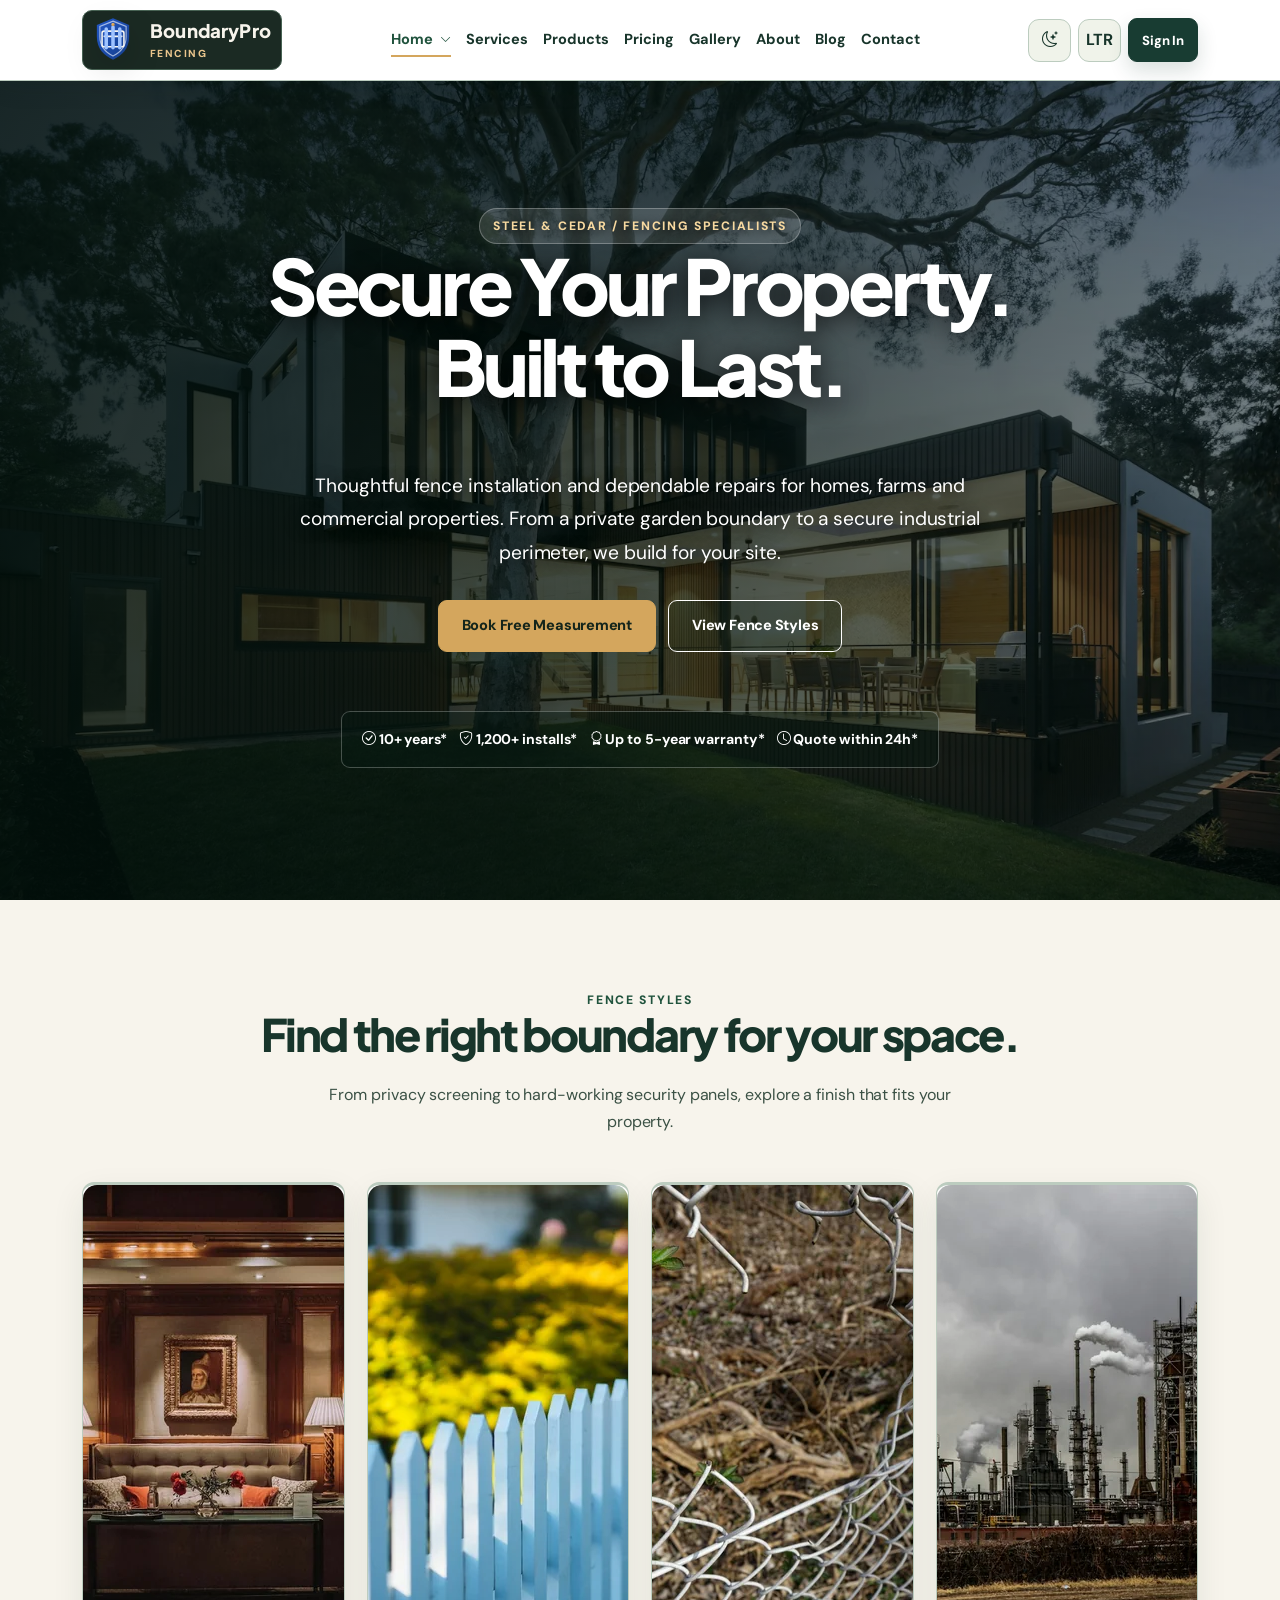
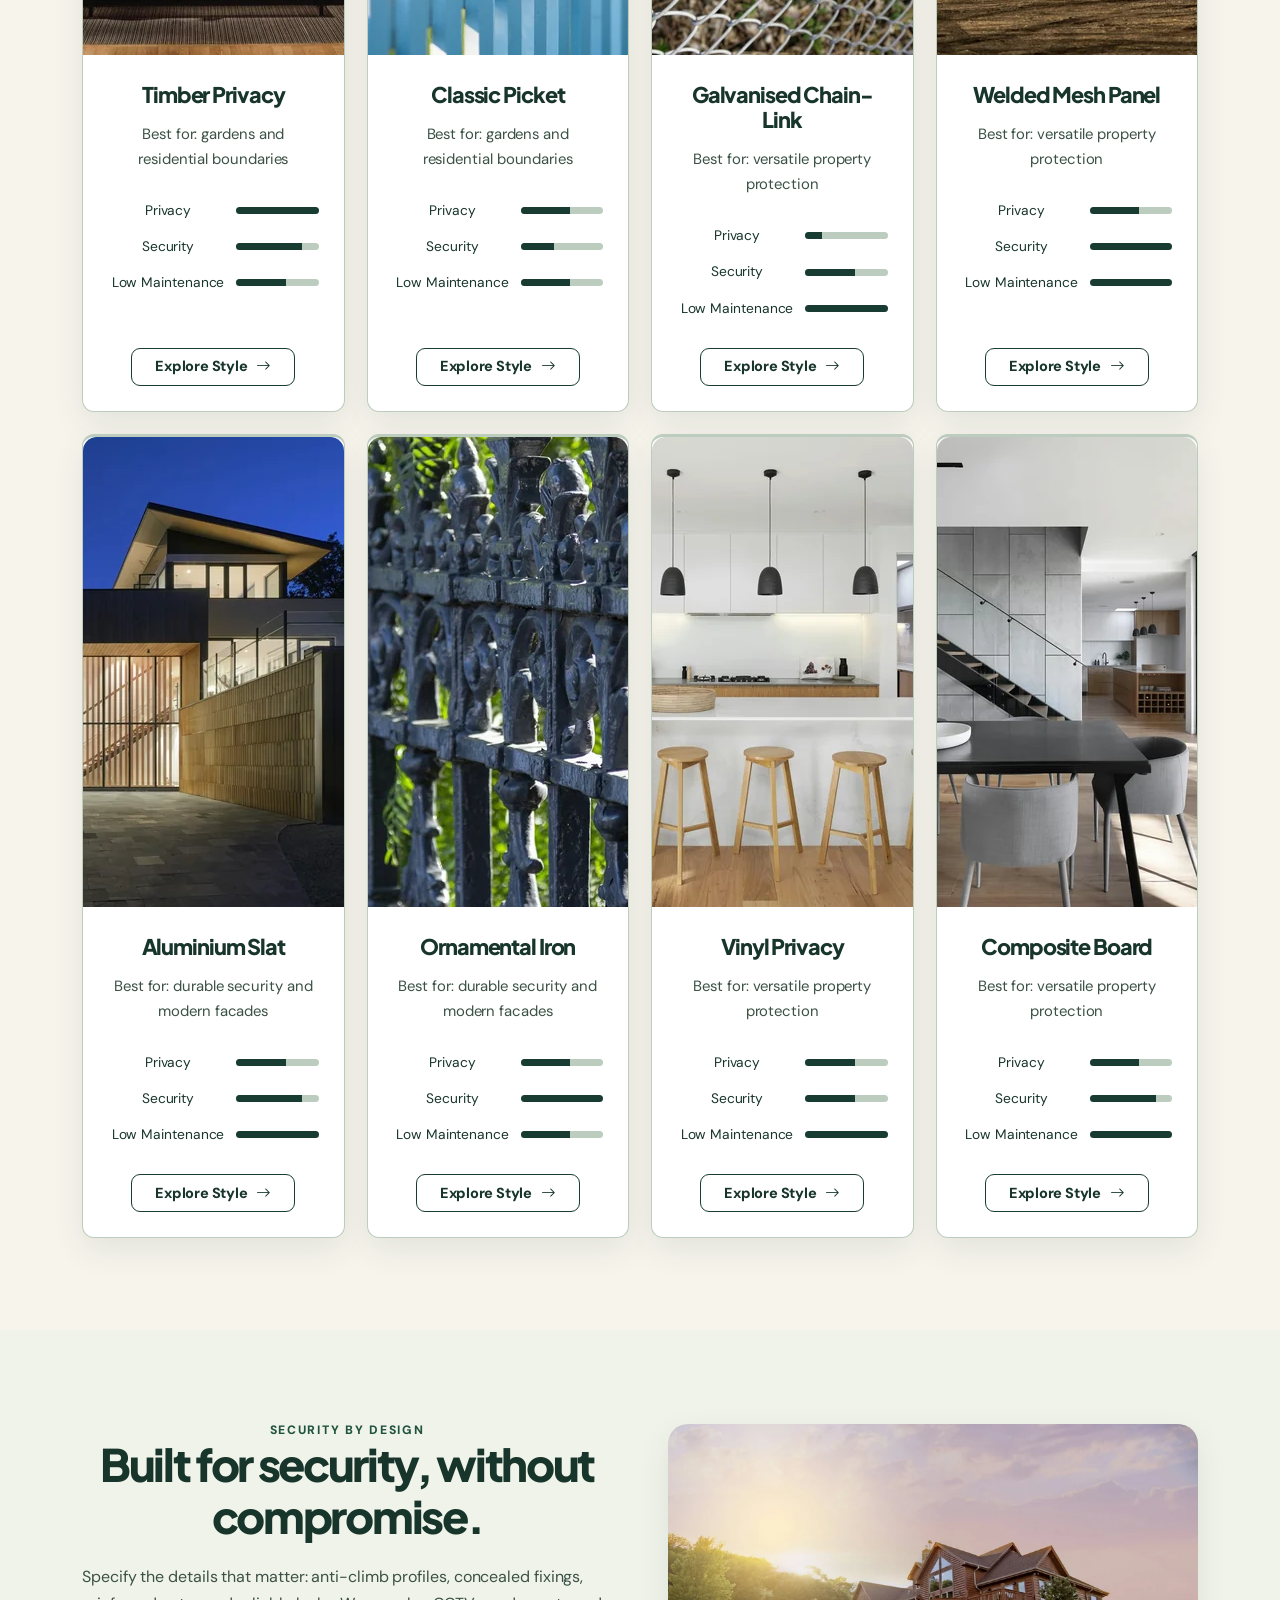
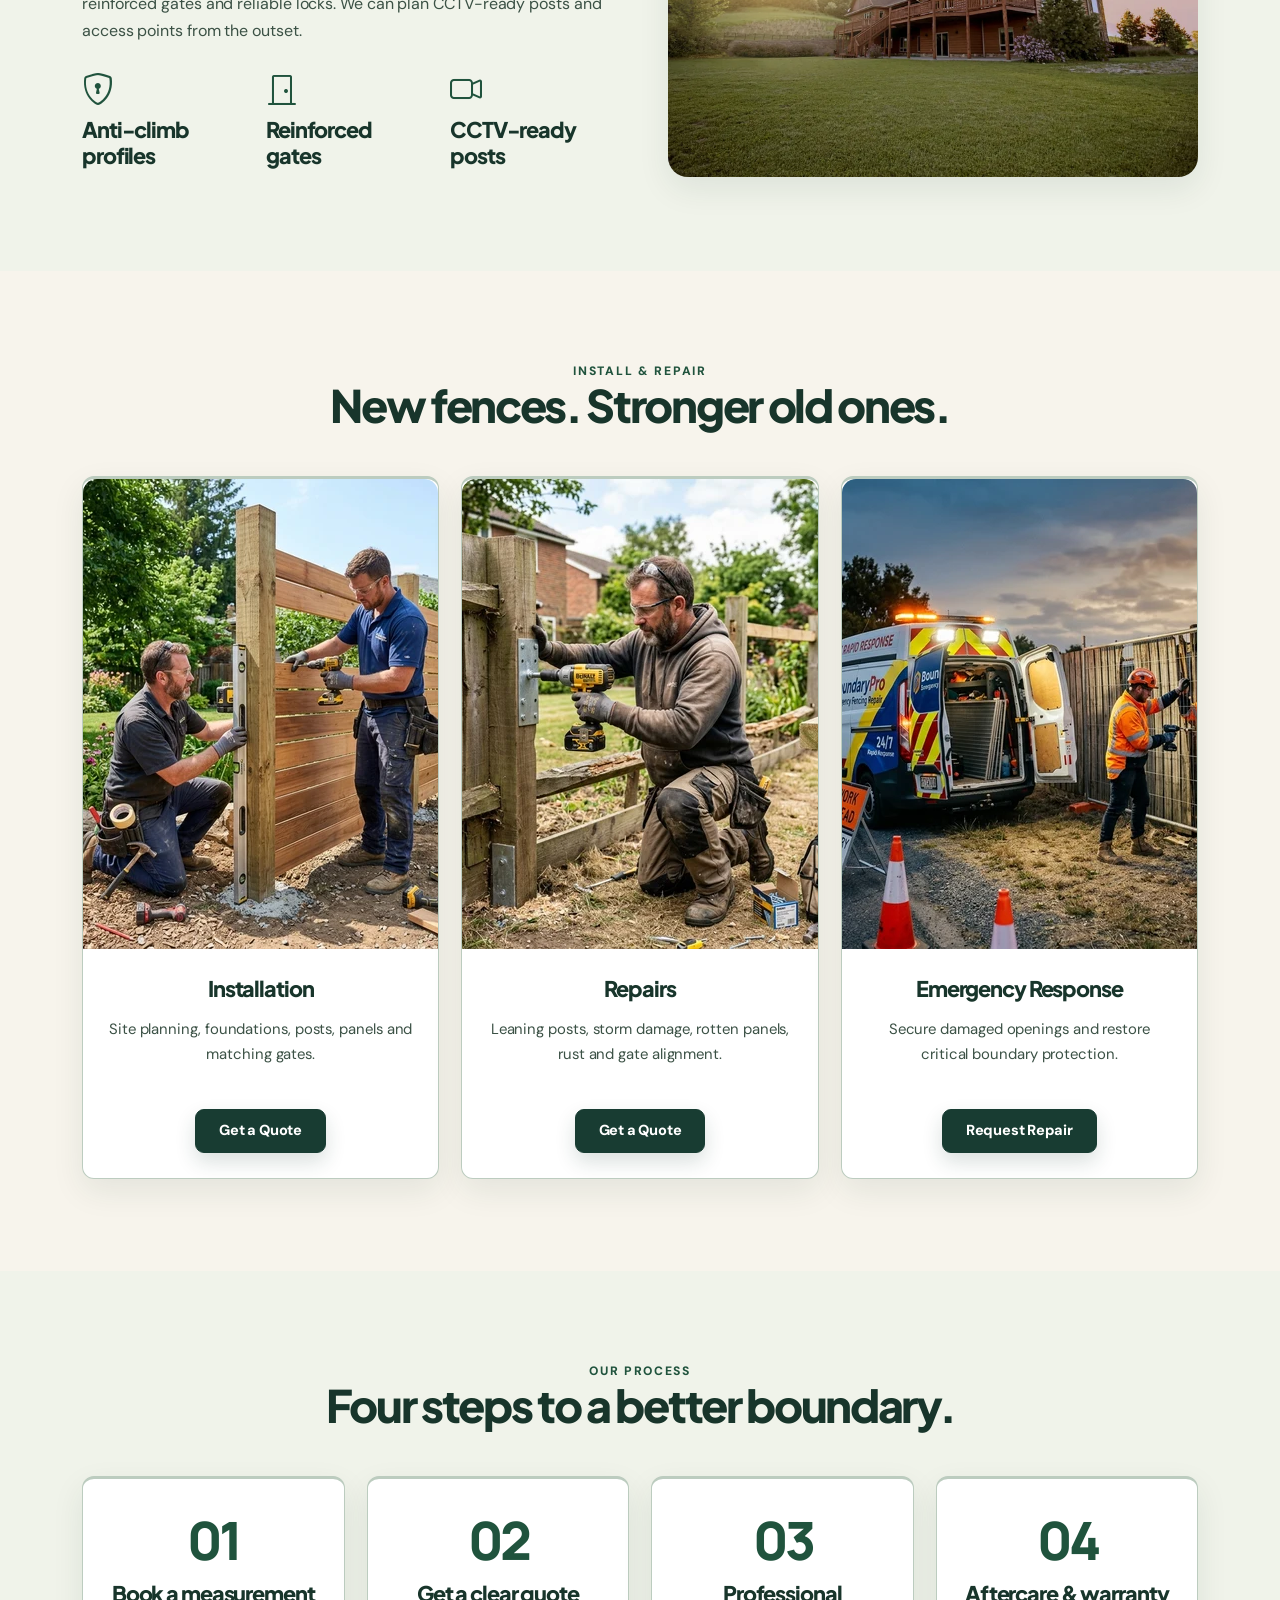
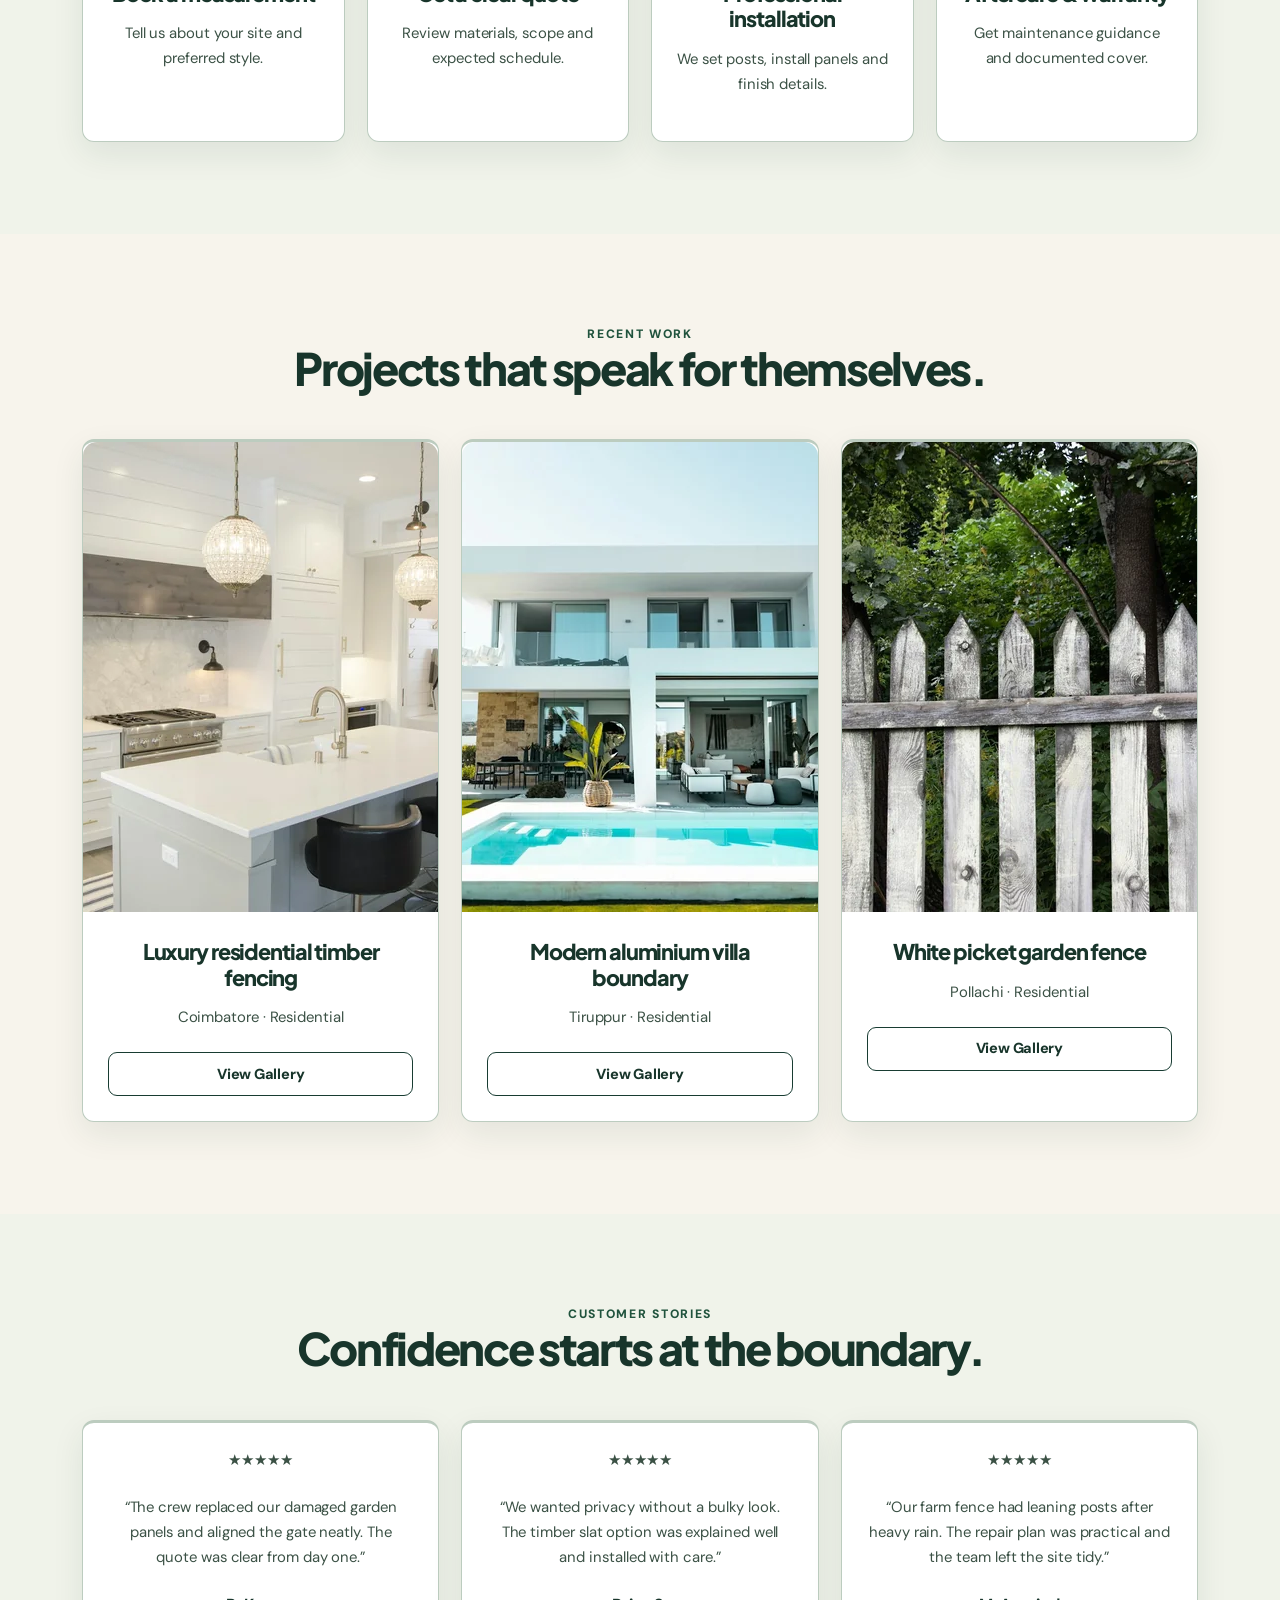
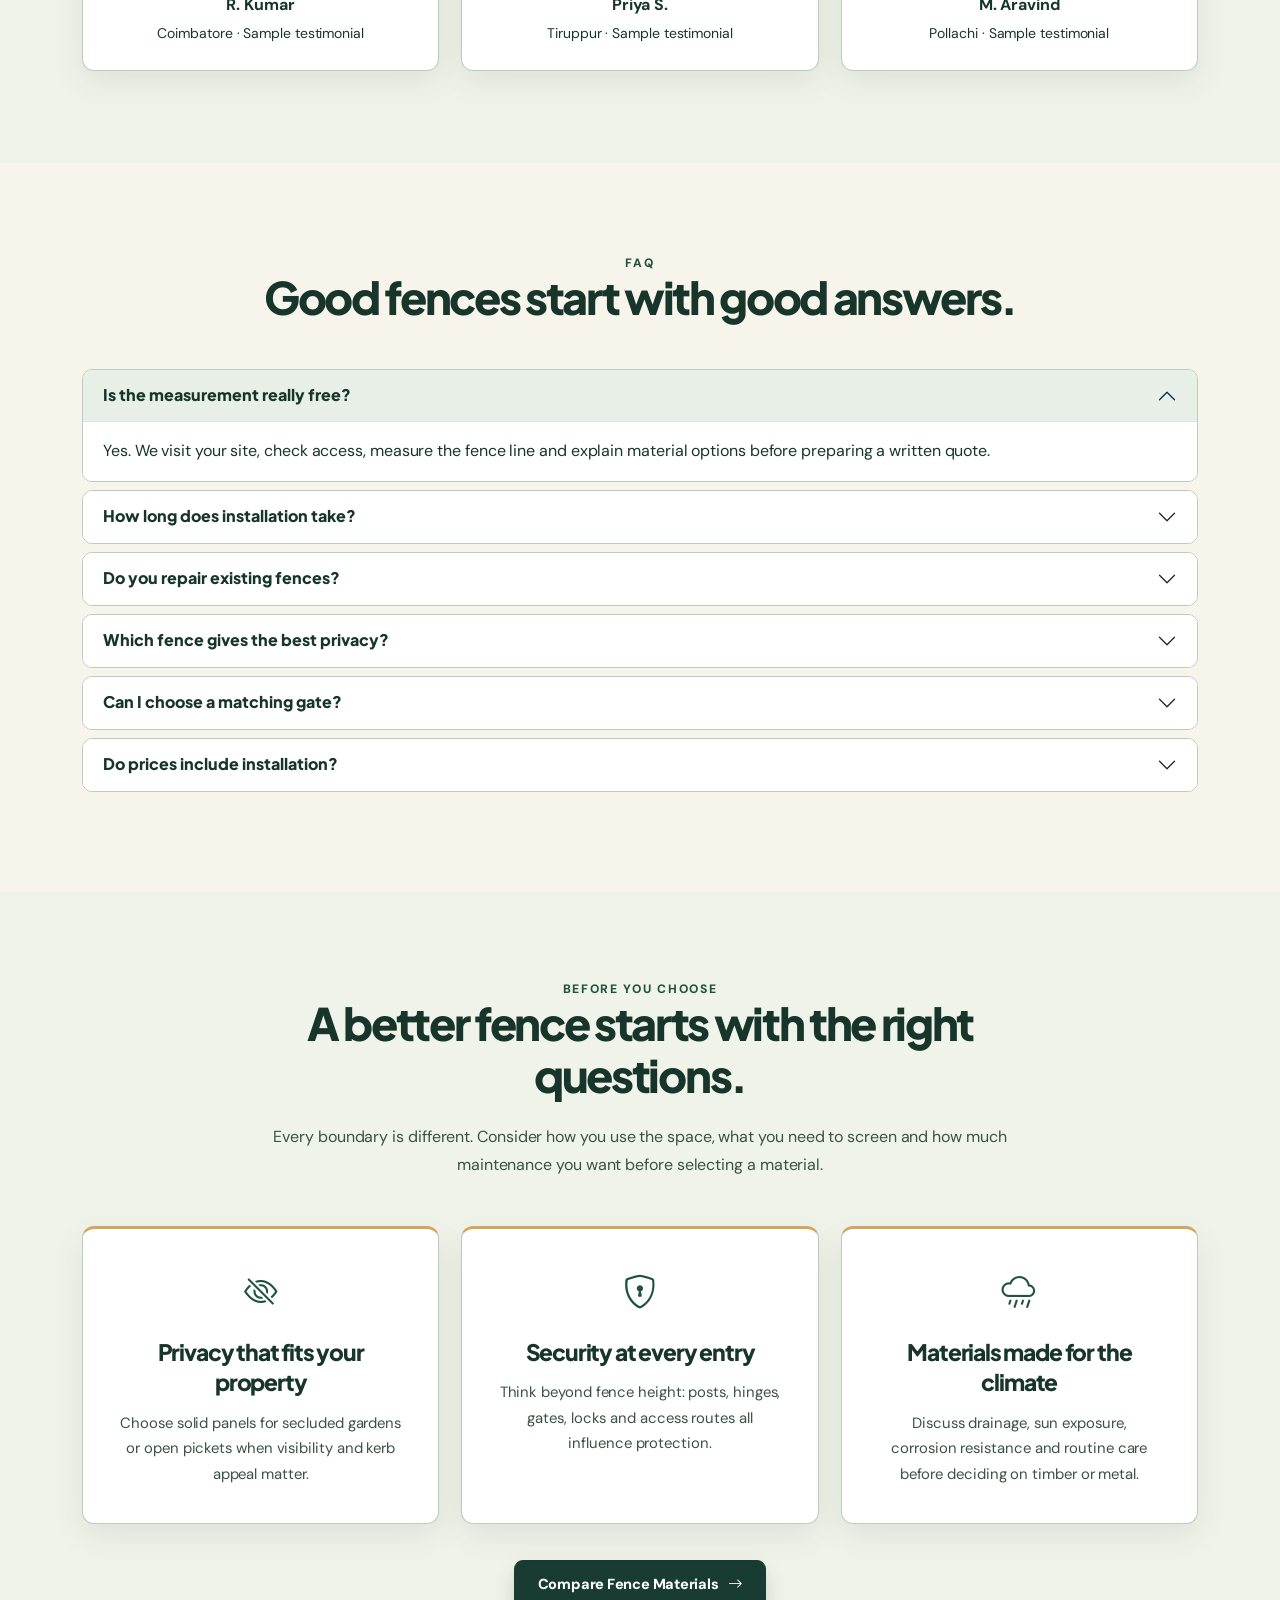
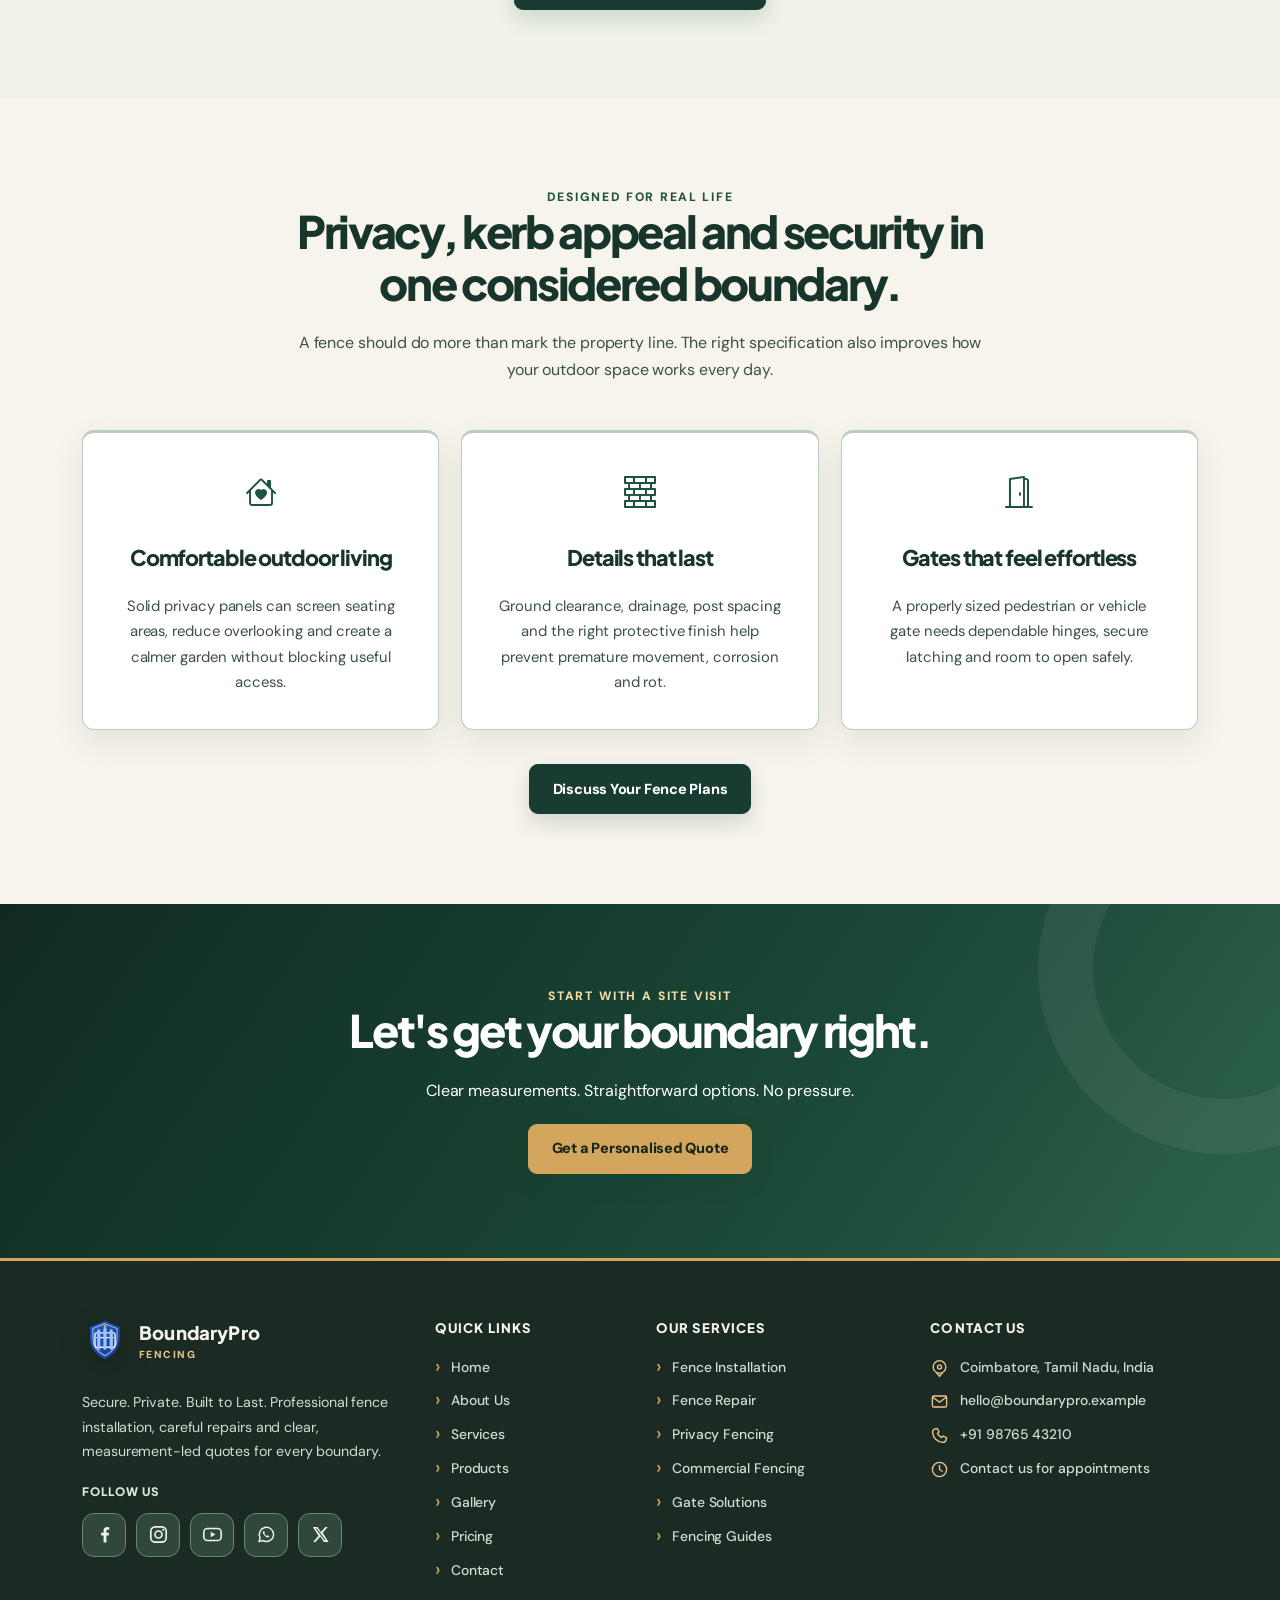
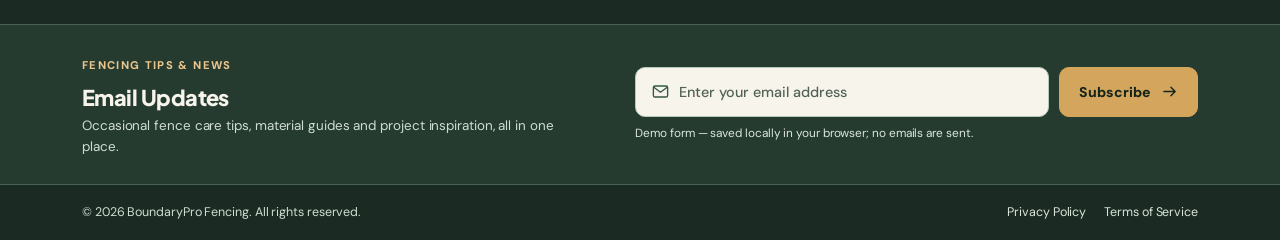
<file: BoundaryPro-Fencing/index.html>
<!doctype html>
<html lang="en">

<head>
    <meta charset="UTF-8">
    <script>
(()=>{try{const t=localStorage.getItem('bp-theme')||((matchMedia('(prefers-color-scheme: dark)').matches)?'dark':'light');document.documentElement.classList.toggle('dark-mode',t==='dark');document.documentElement.dataset.bsTheme=t;document.documentElement.dir=localStorage.getItem('bp-rtl')==='true'?'rtl':'ltr'}catch(e){document.documentElement.dataset.bsTheme='light'}})();
</script>
    <meta name="viewport" content="width=device-width, initial-scale=1">
    <title>Secure Fence Installation & Repair | BoundaryPro Fencing</title>
    <meta name="description" content="Fencing solutions for homes, farms and commercial properties.">
    <meta property="og:title" content="Secure Fence Installation & Repair | BoundaryPro Fencing">
    <meta property="og:description" content="Fencing solutions for homes, farms and commercial properties.">
    <meta property="og:type" content="website">
    <link rel="icon" href="assets/img/logo.svg" type="image/svg+xml">
    <link href="https://cdn.jsdelivr.net/npm/bootstrap@5.3.3/dist/css/bootstrap.min.css" rel="stylesheet">
    <link href="https://cdn.jsdelivr.net/npm/bootstrap-icons@1.11.3/font/bootstrap-icons.min.css" rel="stylesheet">
    <script defer src="https://cdn.jsdelivr.net/npm/bootstrap@5.3.3/dist/js/bootstrap.bundle.min.js"></script>
    <link rel="stylesheet" href="assets/css/site.css">
    <link rel="stylesheet" href="assets/css/responsive.css">
    <script defer src="assets/js/site.js"></script>
</head>

<body><a class="skip-link" href="#page-content">Skip to content</a>
    <div id="site-header"></div>
    <main id="page-content"></main>
    <div id="site-footer"></div>
    <div id="mobile-actions" class="mobile-actions"></div>
    <div id="bp-toasts" class="bp-toast-wrap"></div>
</body>

</html>
</file>
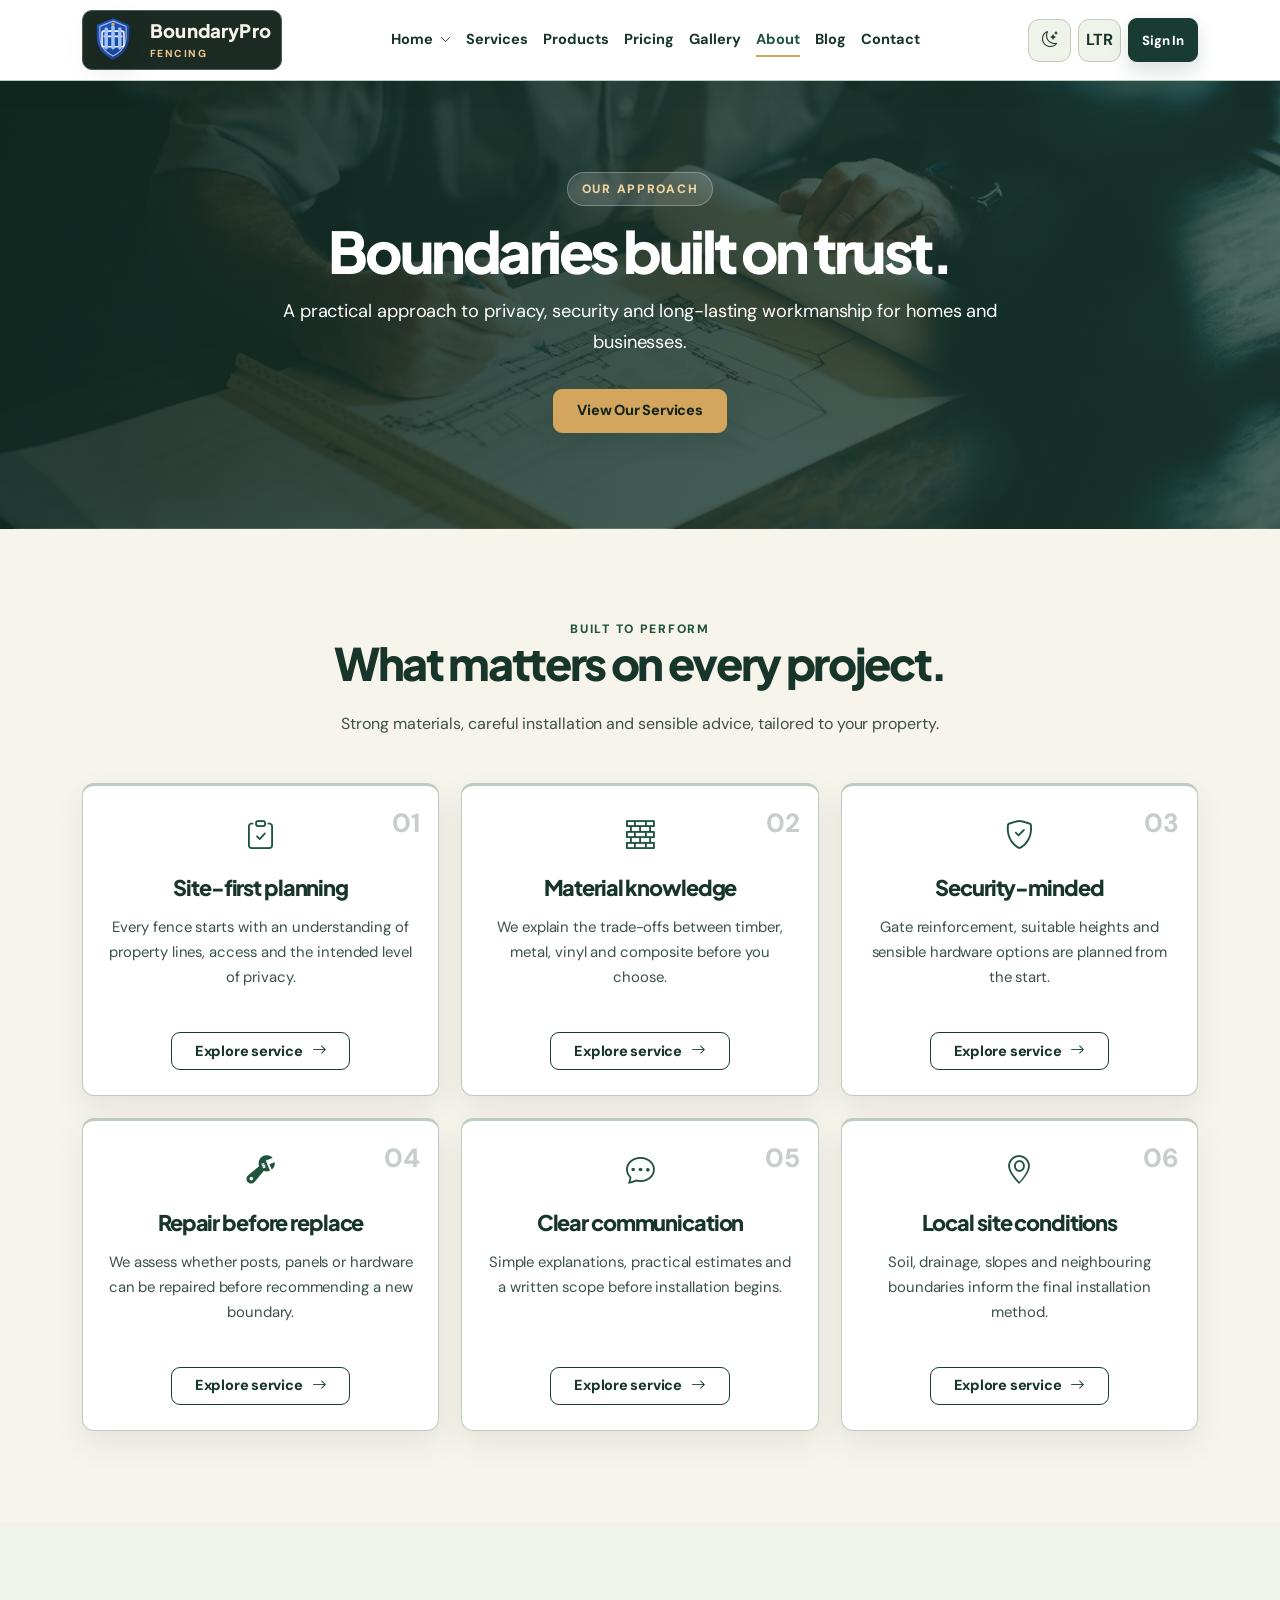
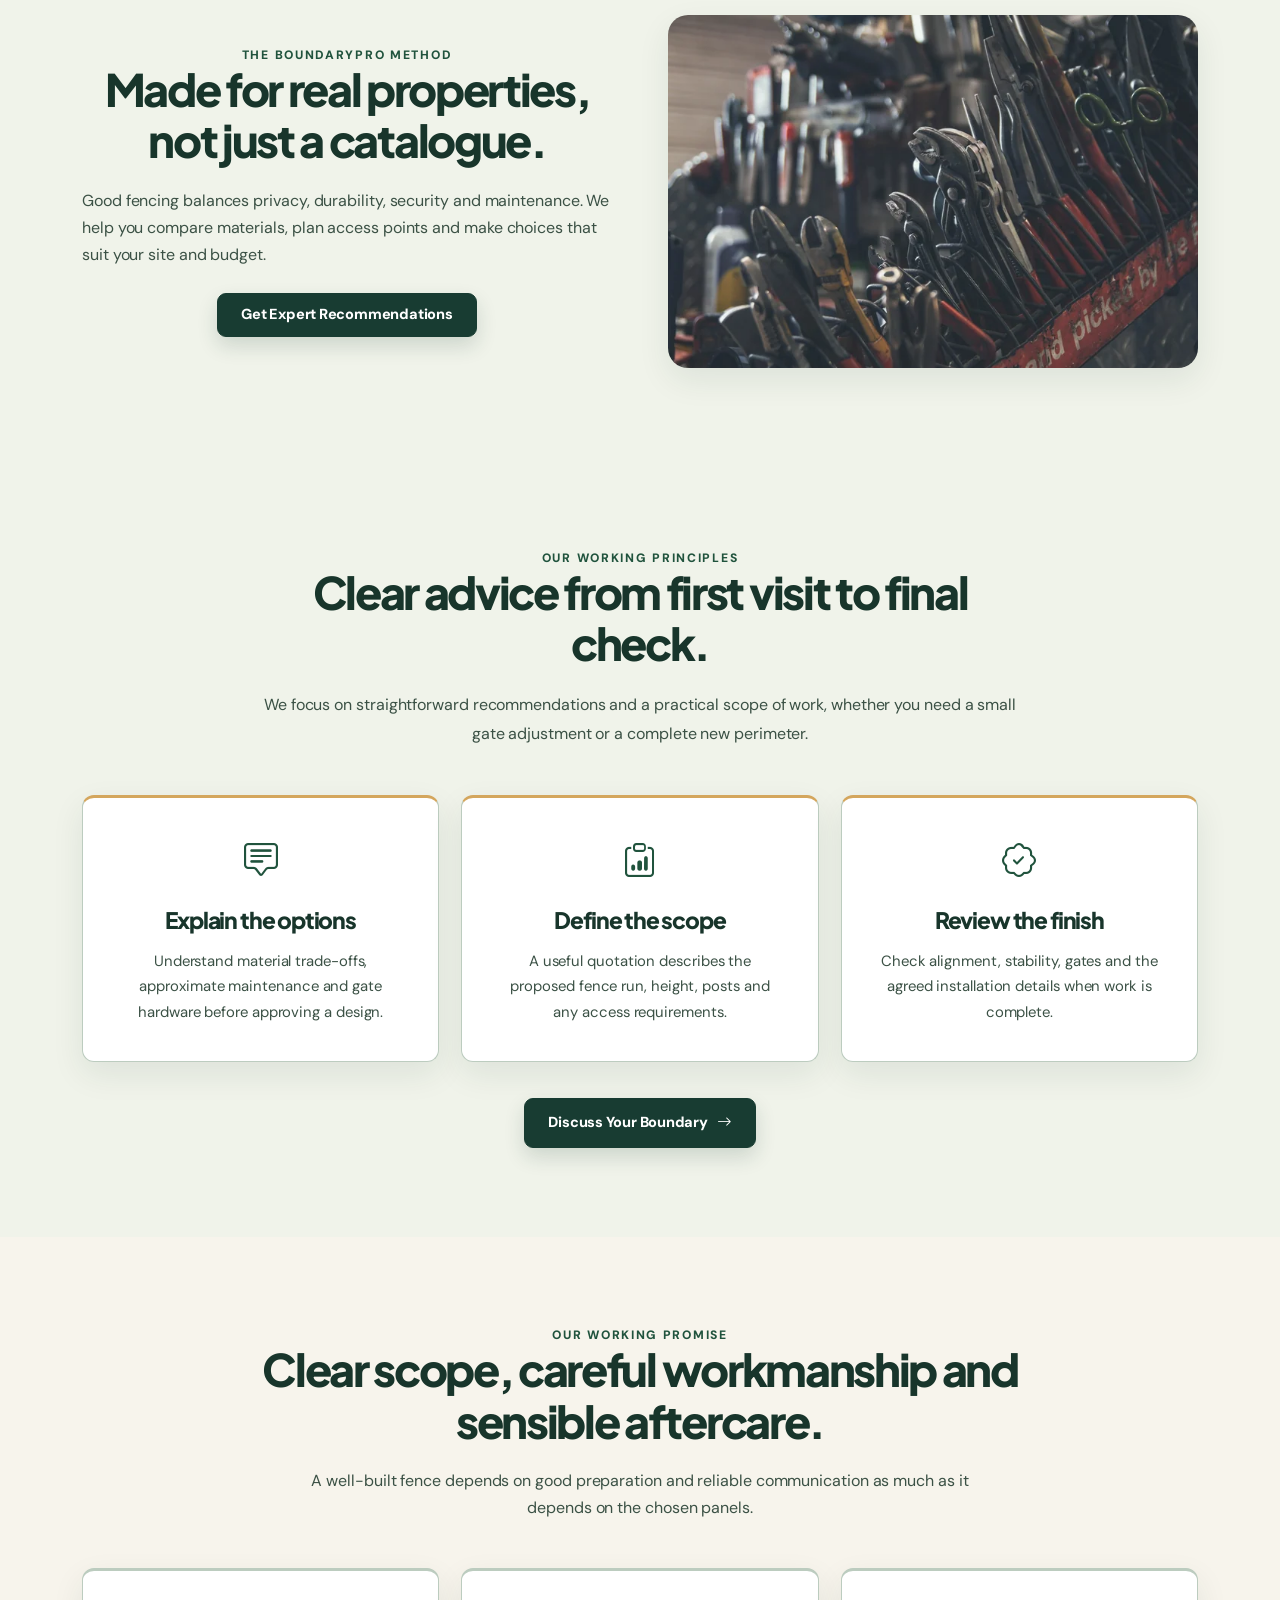
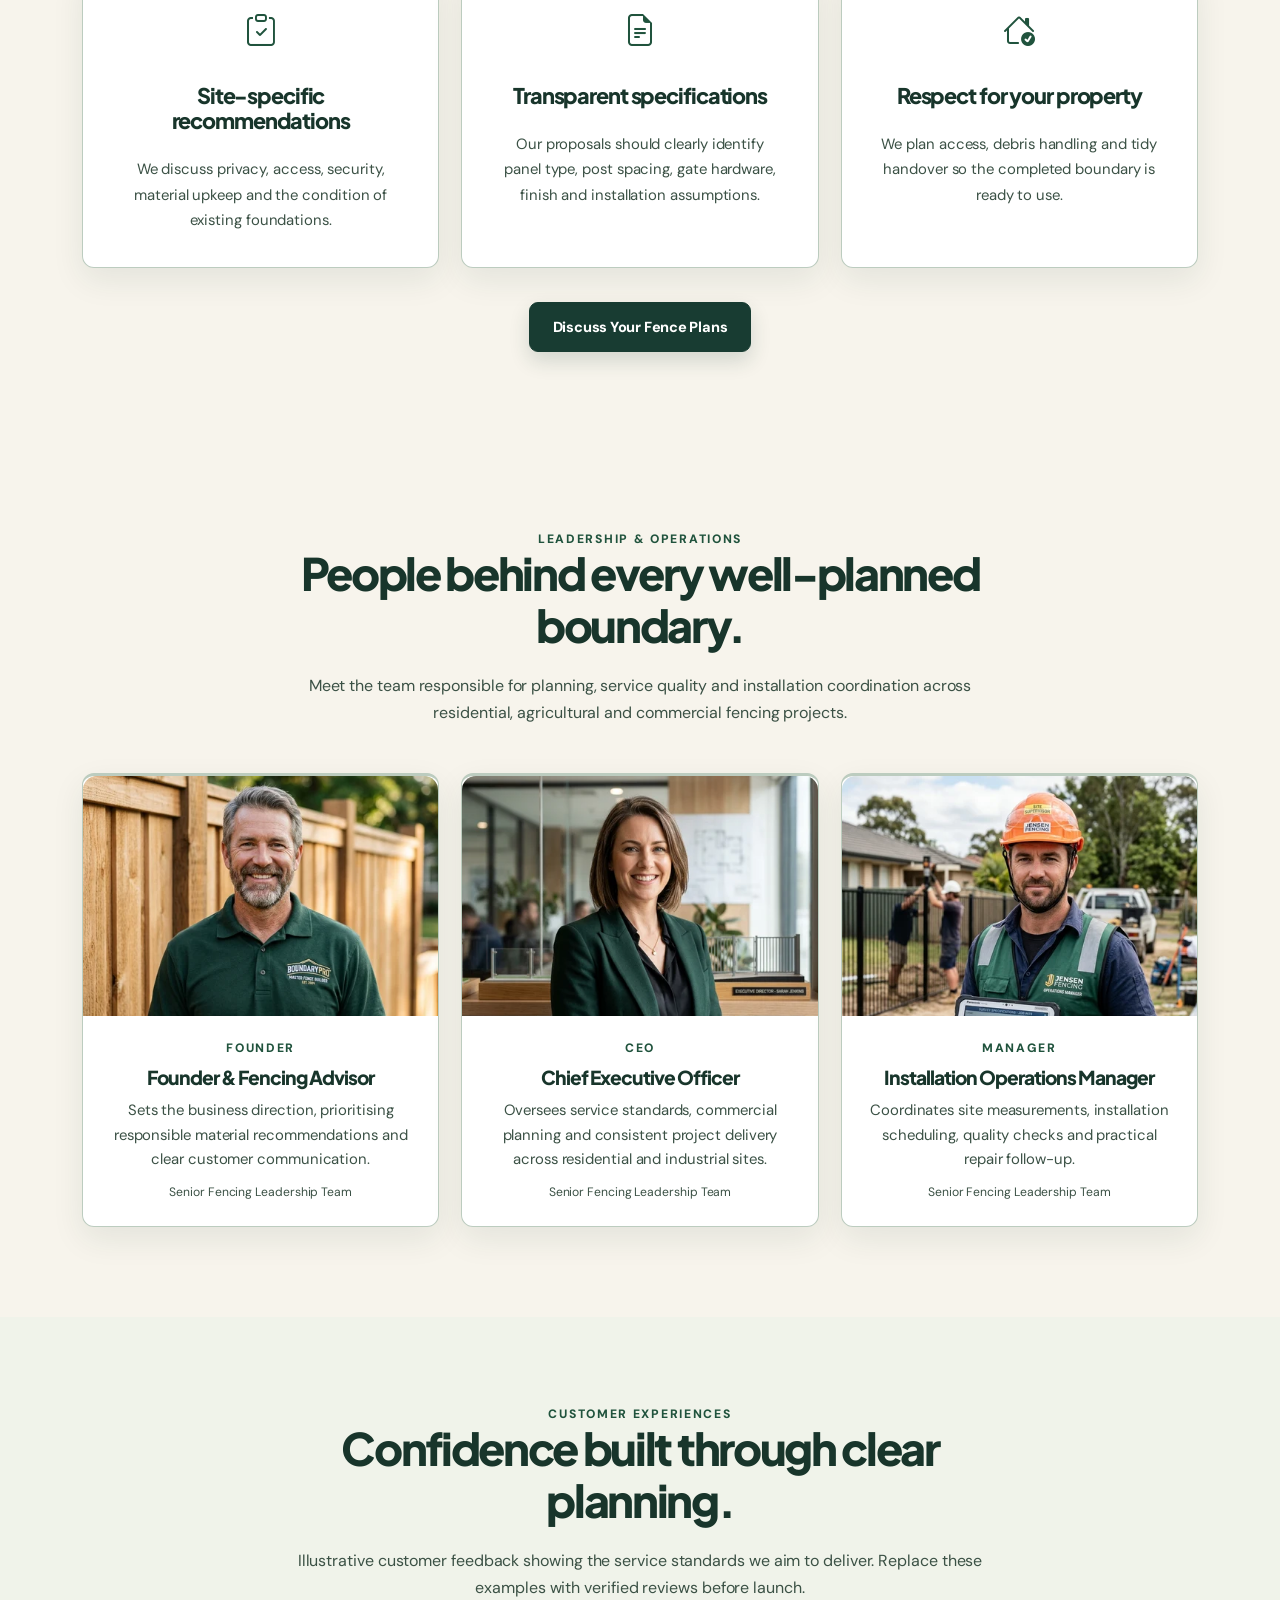
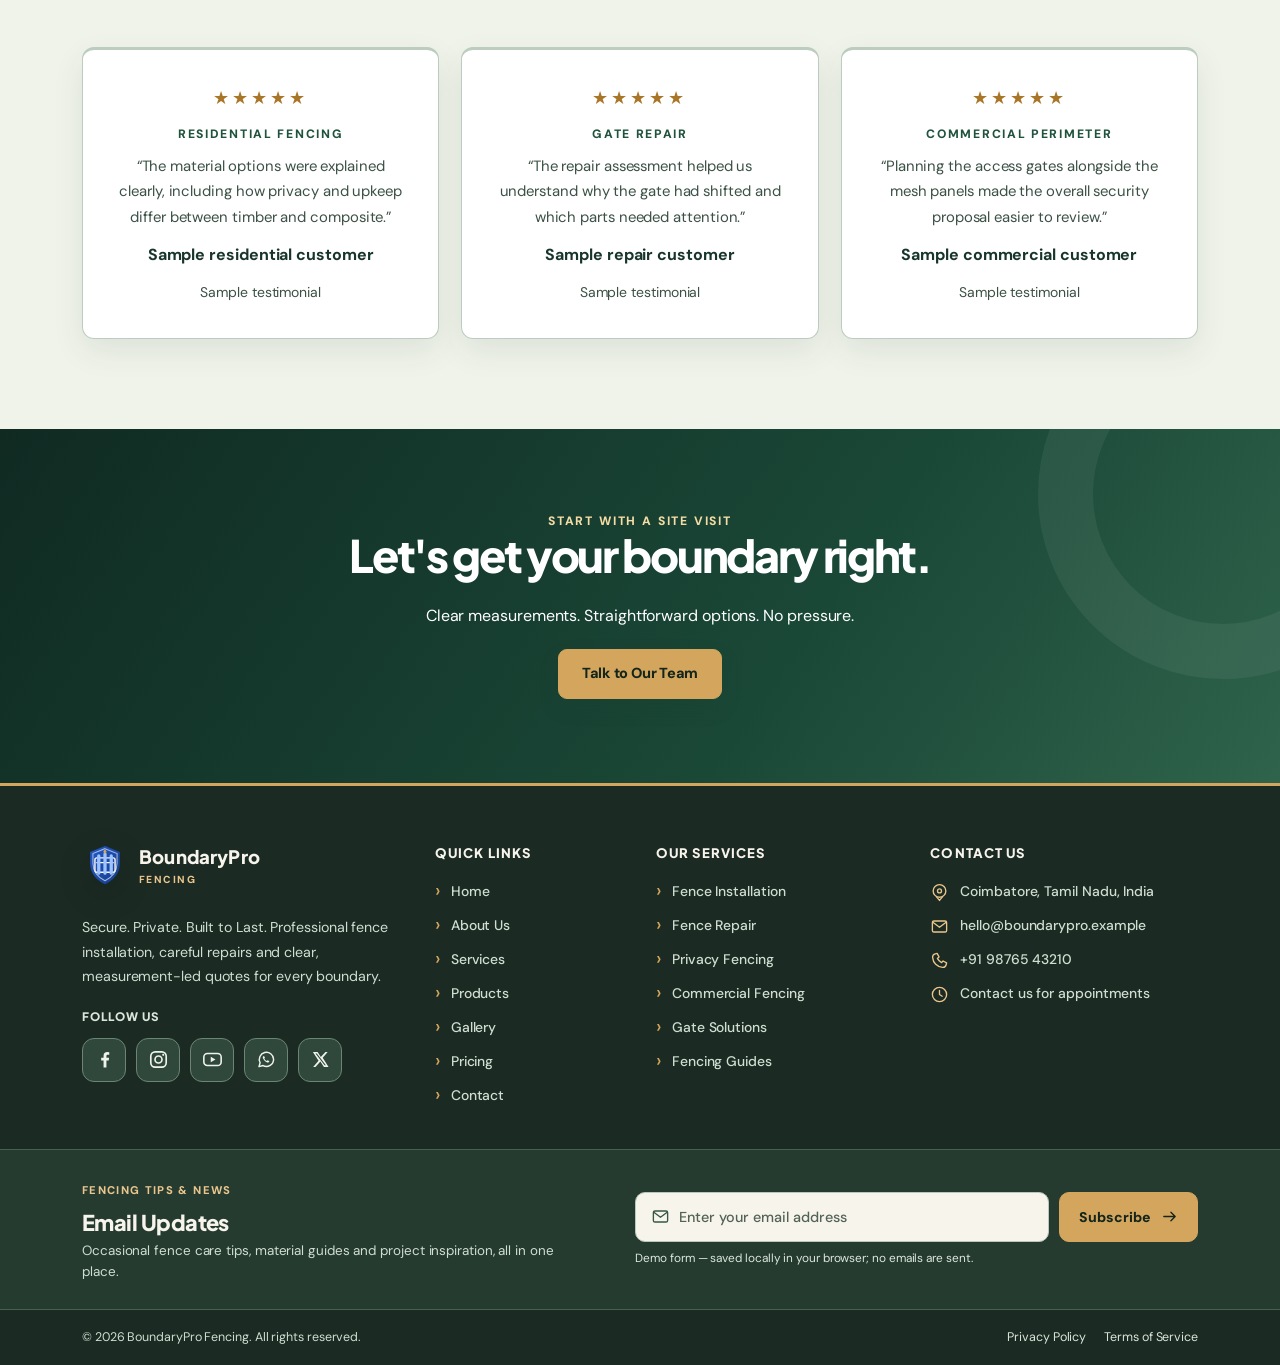
<file: BoundaryPro-Fencing/about.html>
<!doctype html><html lang="en"><head><meta charset="UTF-8"><script>
(()=>{try{const t=localStorage.getItem('bp-theme')||((matchMedia('(prefers-color-scheme: dark)').matches)?'dark':'light');document.documentElement.classList.toggle('dark-mode',t==='dark');document.documentElement.dataset.bsTheme=t;document.documentElement.dir=localStorage.getItem('bp-rtl')==='true'?'rtl':'ltr'}catch(e){document.documentElement.dataset.bsTheme='light'}})();
</script><meta name="viewport" content="width=device-width, initial-scale=1"><title>About BoundaryPro Fencing | BoundaryPro Fencing</title><meta name="description" content="Our approach to fence planning, materials, security and customer care."><meta property="og:title" content="Fence Materials & Products | BoundaryPro Fencing"><meta property="og:description" content="Compare timber, metal, vinyl and composite fence materials."><meta property="og:type" content="website"><link rel="icon" href="assets/img/logo.svg" type="image/svg+xml"><link href="https://cdn.jsdelivr.net/npm/bootstrap@5.3.3/dist/css/bootstrap.min.css" rel="stylesheet"><link href="https://cdn.jsdelivr.net/npm/bootstrap-icons@1.11.3/font/bootstrap-icons.min.css" rel="stylesheet"><script defer src="https://cdn.jsdelivr.net/npm/bootstrap@5.3.3/dist/js/bootstrap.bundle.min.js"></script>    <link rel="stylesheet" href="assets/css/site.css">
    <link rel="stylesheet" href="assets/css/responsive.css">
    <script defer src="assets/js/site.js"></script>
</head><body><a class="skip-link" href="#page-content">Skip to content</a><div id="site-header"></div><main id="page-content"></main><div id="site-footer"></div><div id="mobile-actions" class="mobile-actions"></div><div id="bp-toasts" class="bp-toast-wrap"></div></body></html>
</file>
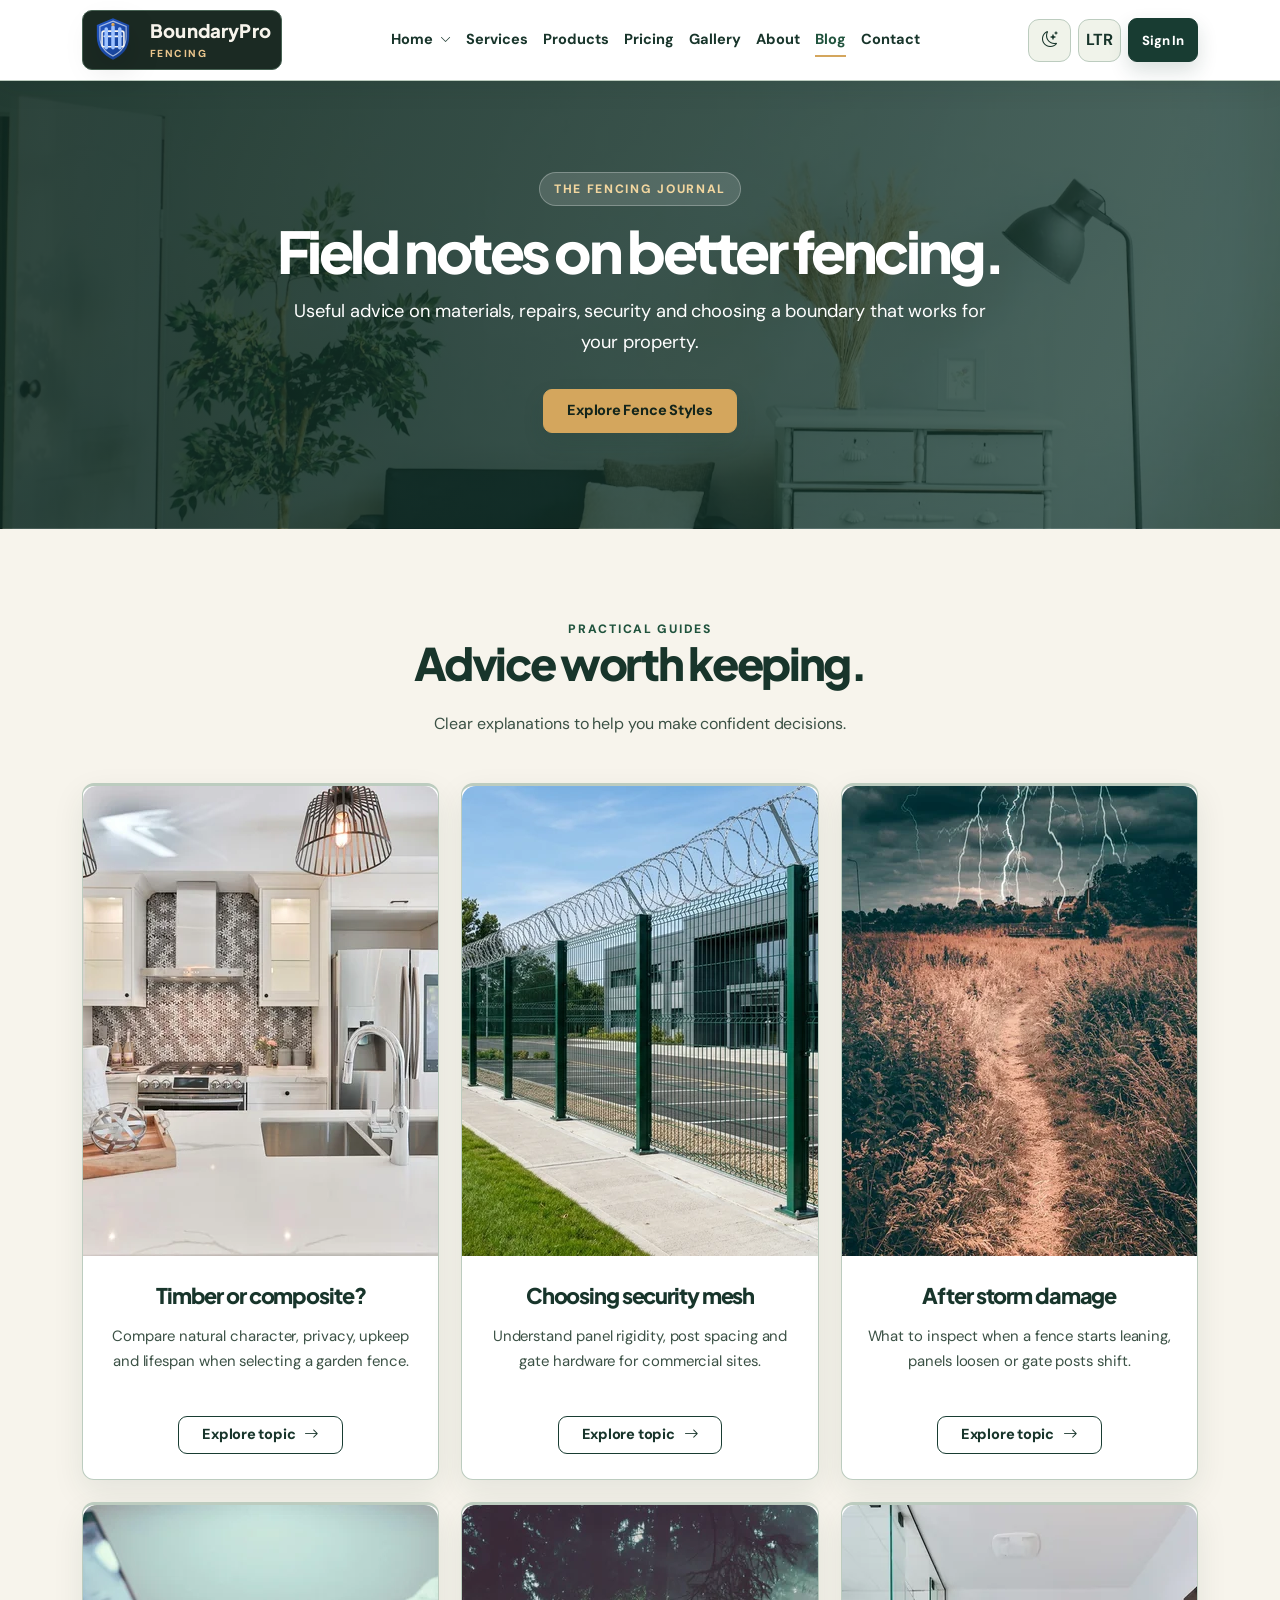
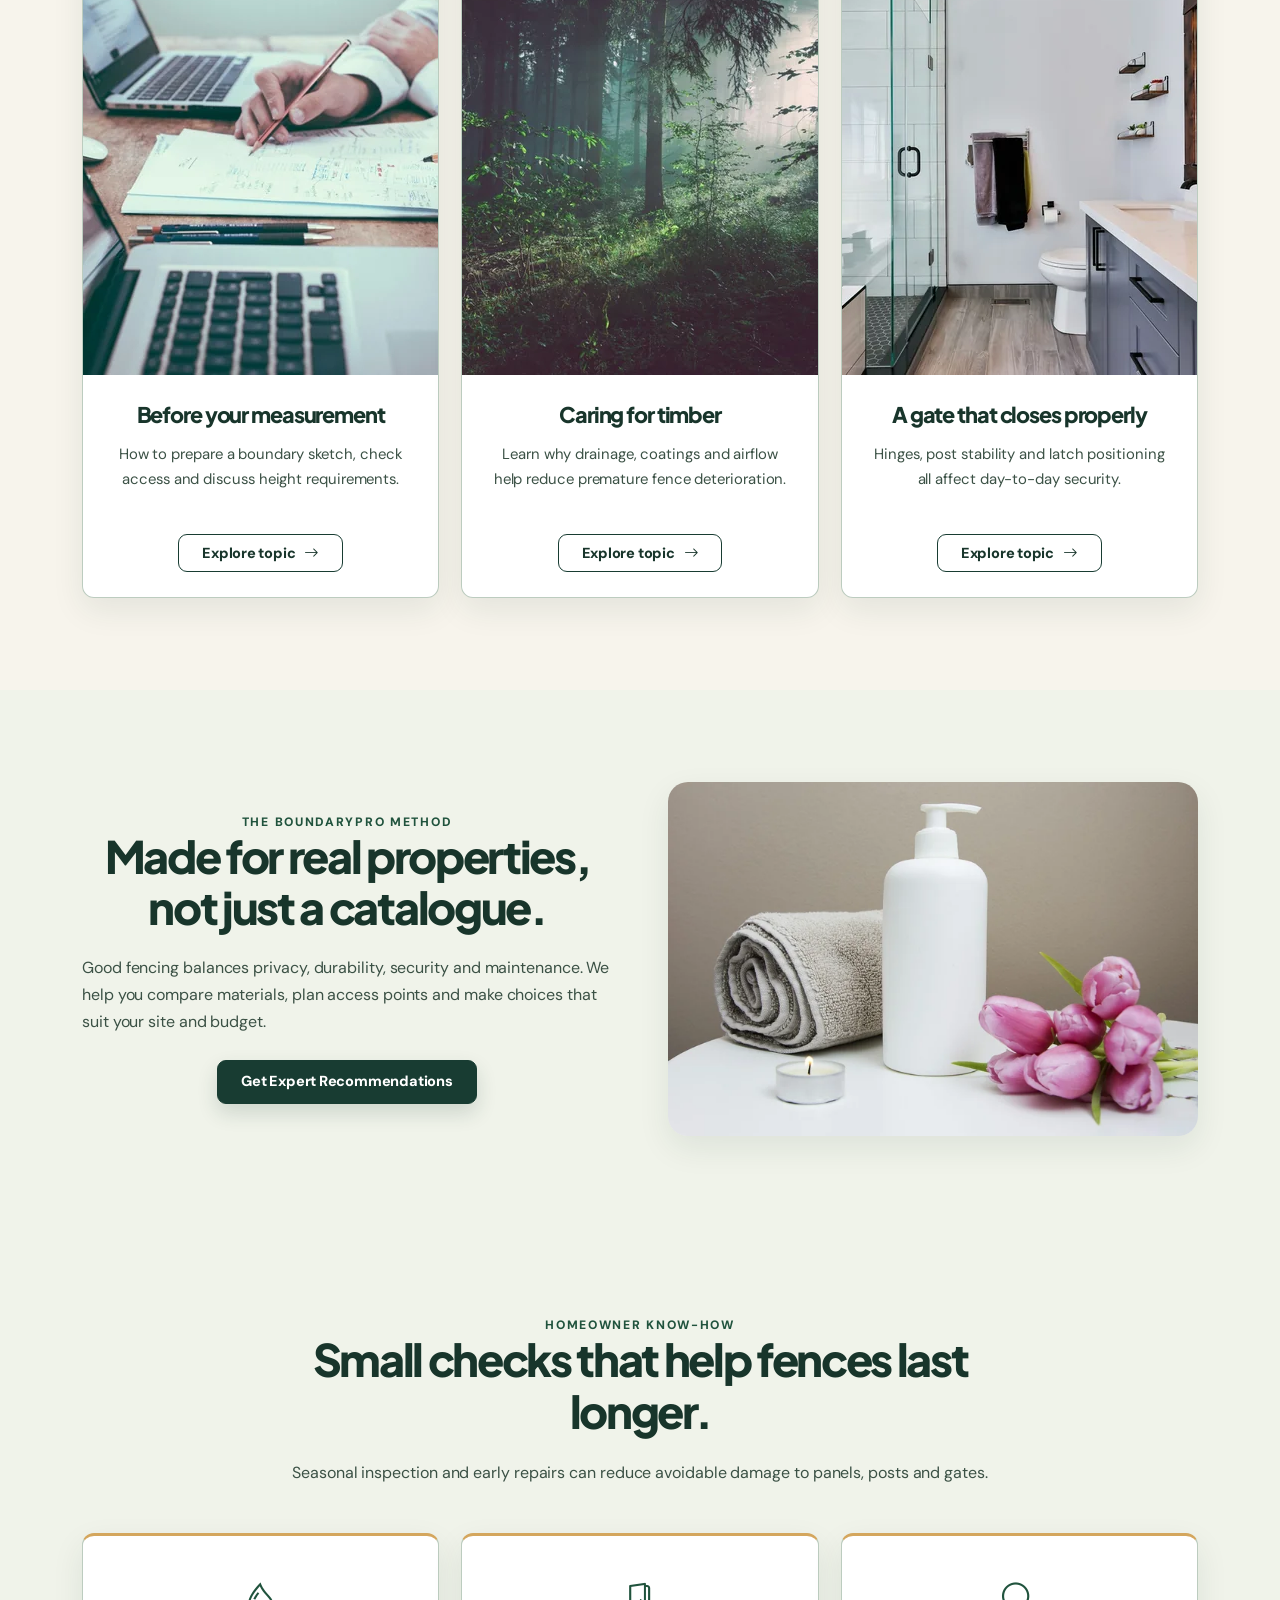
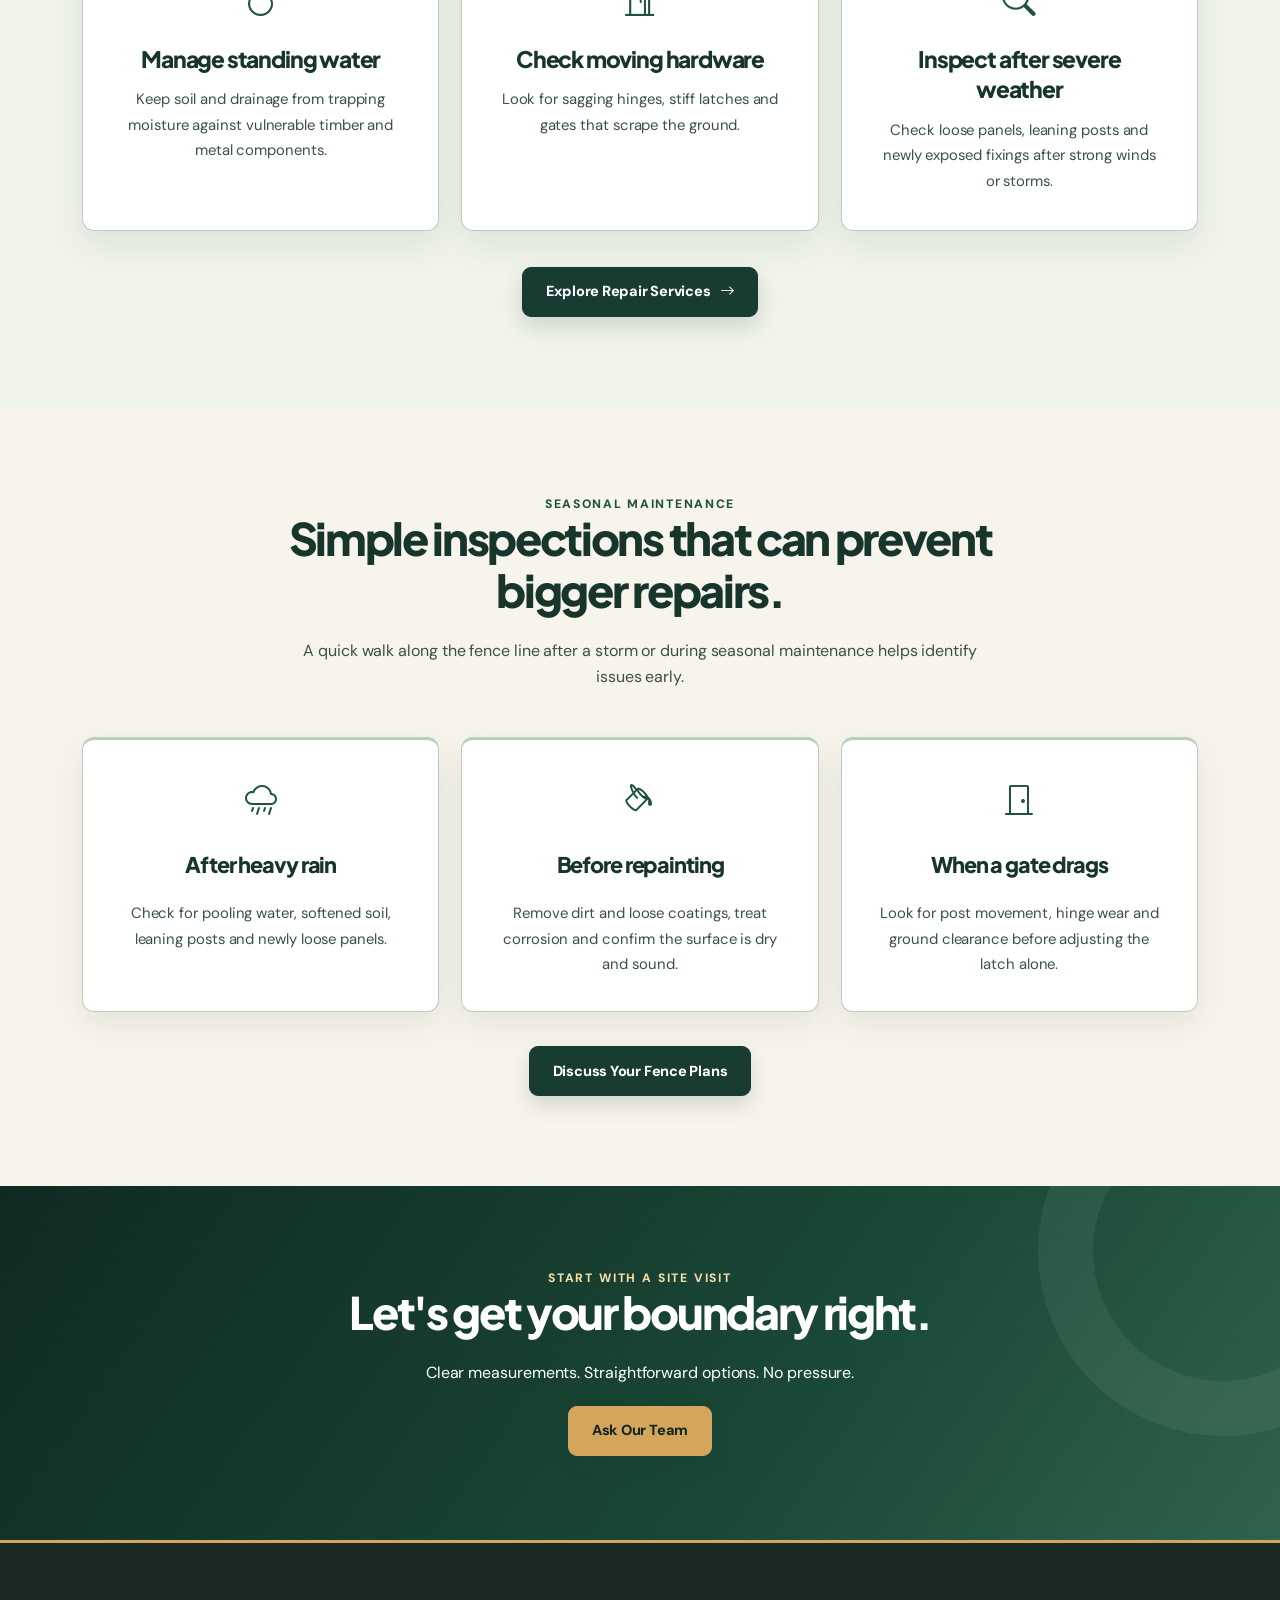
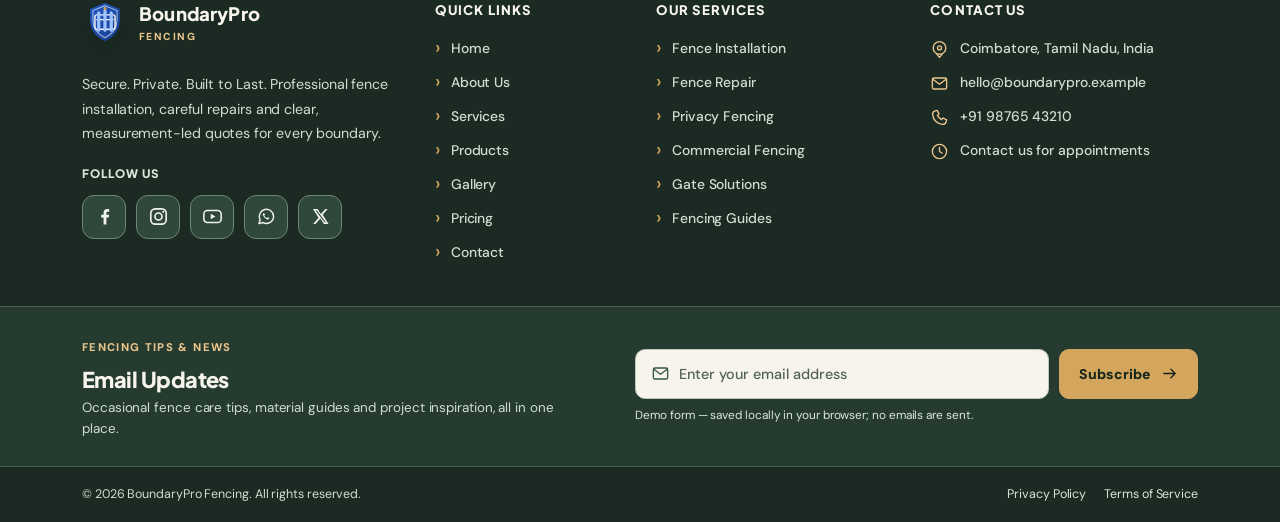
<file: BoundaryPro-Fencing/blog.html>
<!doctype html><html lang="en"><head><meta charset="UTF-8"><script>
(()=>{try{const t=localStorage.getItem('bp-theme')||((matchMedia('(prefers-color-scheme: dark)').matches)?'dark':'light');document.documentElement.classList.toggle('dark-mode',t==='dark');document.documentElement.dataset.bsTheme=t;document.documentElement.dir=localStorage.getItem('bp-rtl')==='true'?'rtl':'ltr'}catch(e){document.documentElement.dataset.bsTheme='light'}})();
</script><meta name="viewport" content="width=device-width, initial-scale=1"><title>Fencing Advice and Guides | BoundaryPro Fencing</title><meta name="description" content="Practical fencing guides covering timber, metal, repairs and security."><meta property="og:title" content="Fence Materials & Products | BoundaryPro Fencing"><meta property="og:description" content="Compare timber, metal, vinyl and composite fence materials."><meta property="og:type" content="website"><link rel="icon" href="assets/img/logo.svg" type="image/svg+xml"><link href="https://cdn.jsdelivr.net/npm/bootstrap@5.3.3/dist/css/bootstrap.min.css" rel="stylesheet"><link href="https://cdn.jsdelivr.net/npm/bootstrap-icons@1.11.3/font/bootstrap-icons.min.css" rel="stylesheet"><script defer src="https://cdn.jsdelivr.net/npm/bootstrap@5.3.3/dist/js/bootstrap.bundle.min.js"></script>    <link rel="stylesheet" href="assets/css/site.css">
    <link rel="stylesheet" href="assets/css/responsive.css">
    <script defer src="assets/js/site.js"></script>
</head><body><a class="skip-link" href="#page-content">Skip to content</a><div id="site-header"></div><main id="page-content"></main><div id="site-footer"></div><div id="mobile-actions" class="mobile-actions"></div><div id="bp-toasts" class="bp-toast-wrap"></div></body></html>
</file>
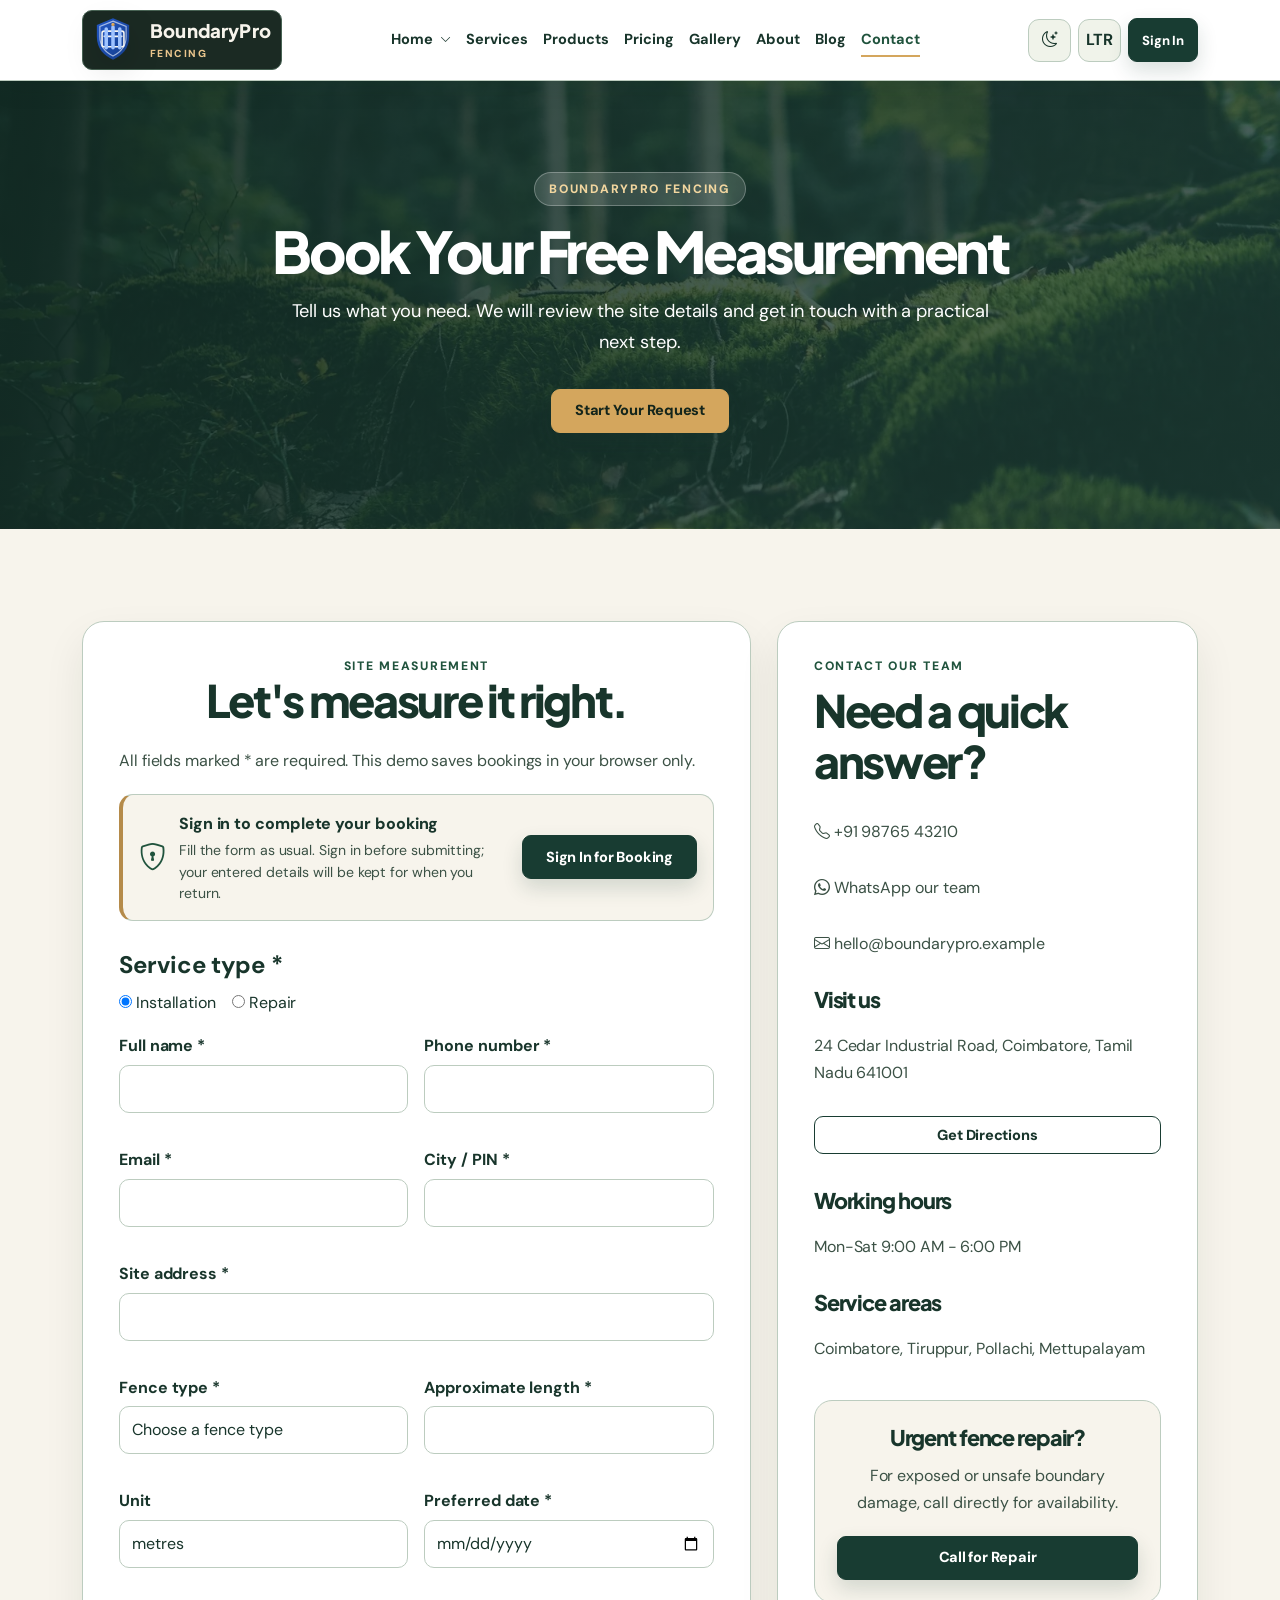
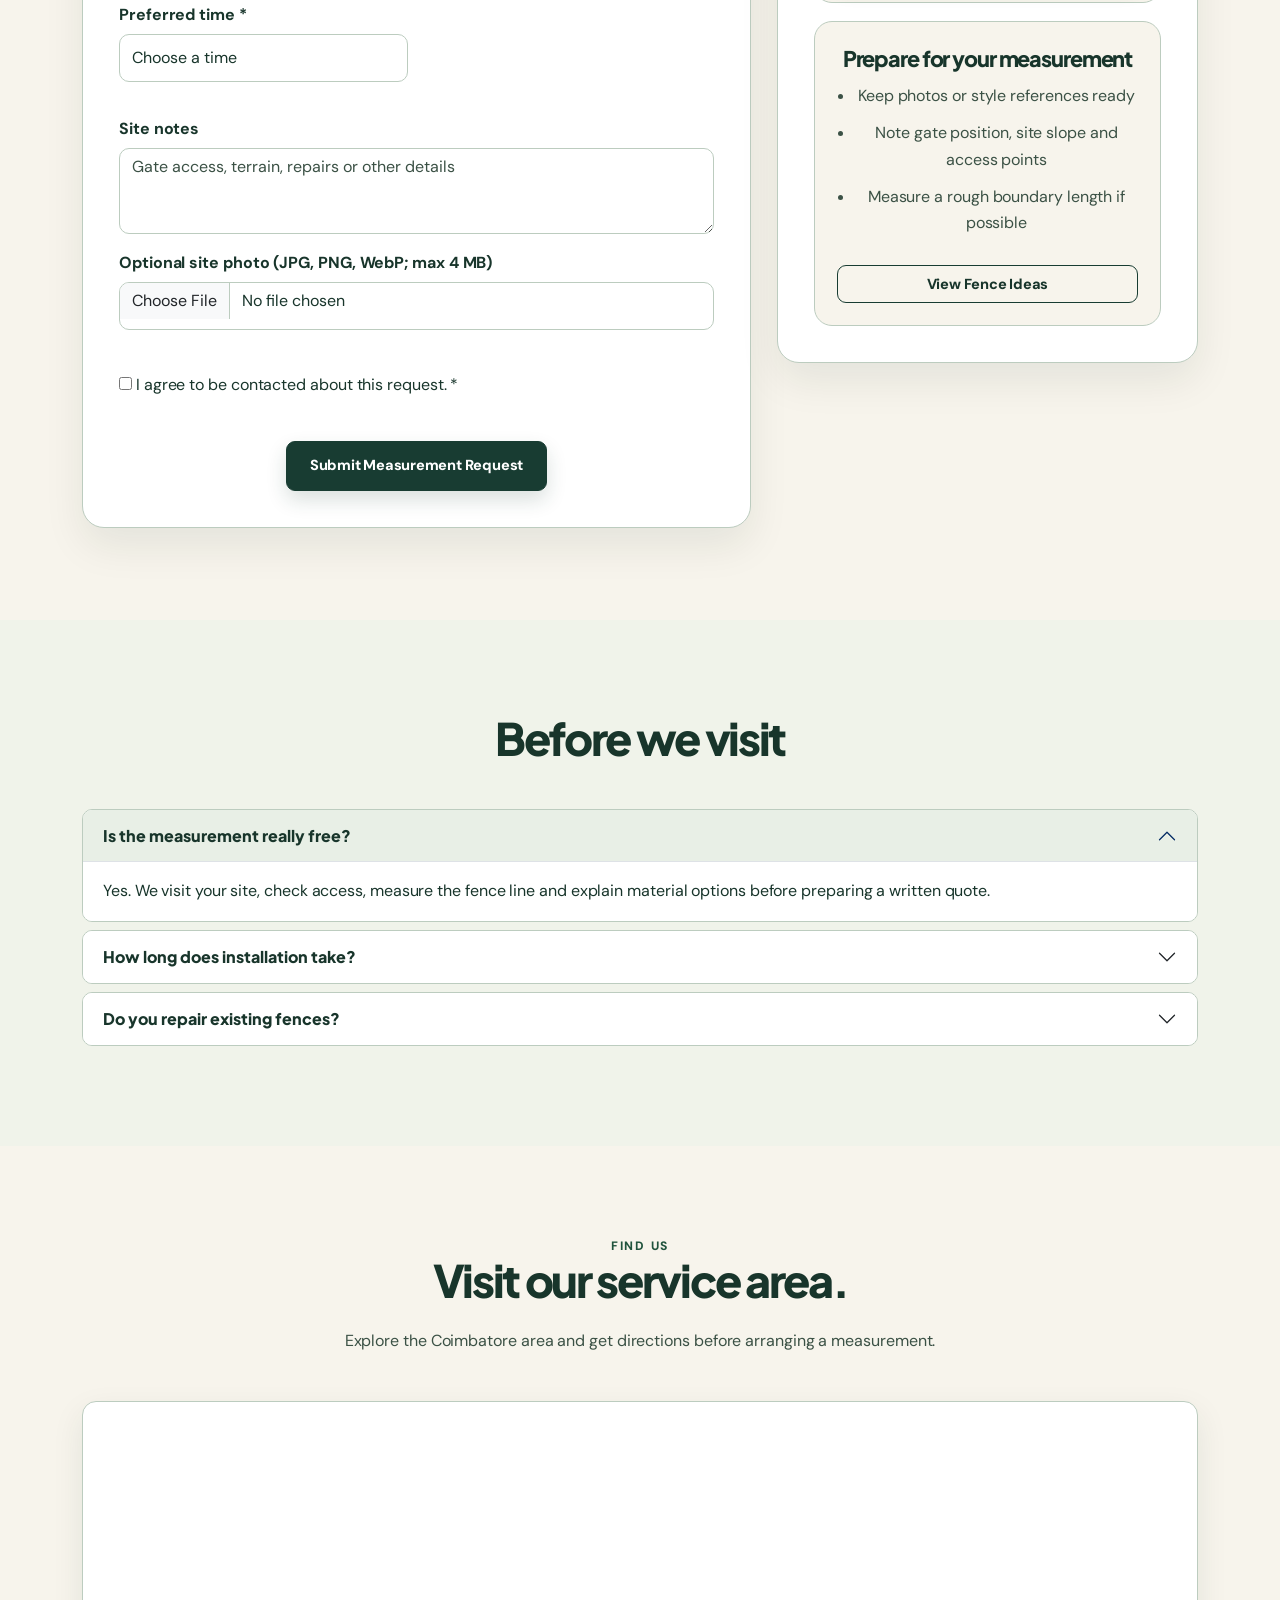
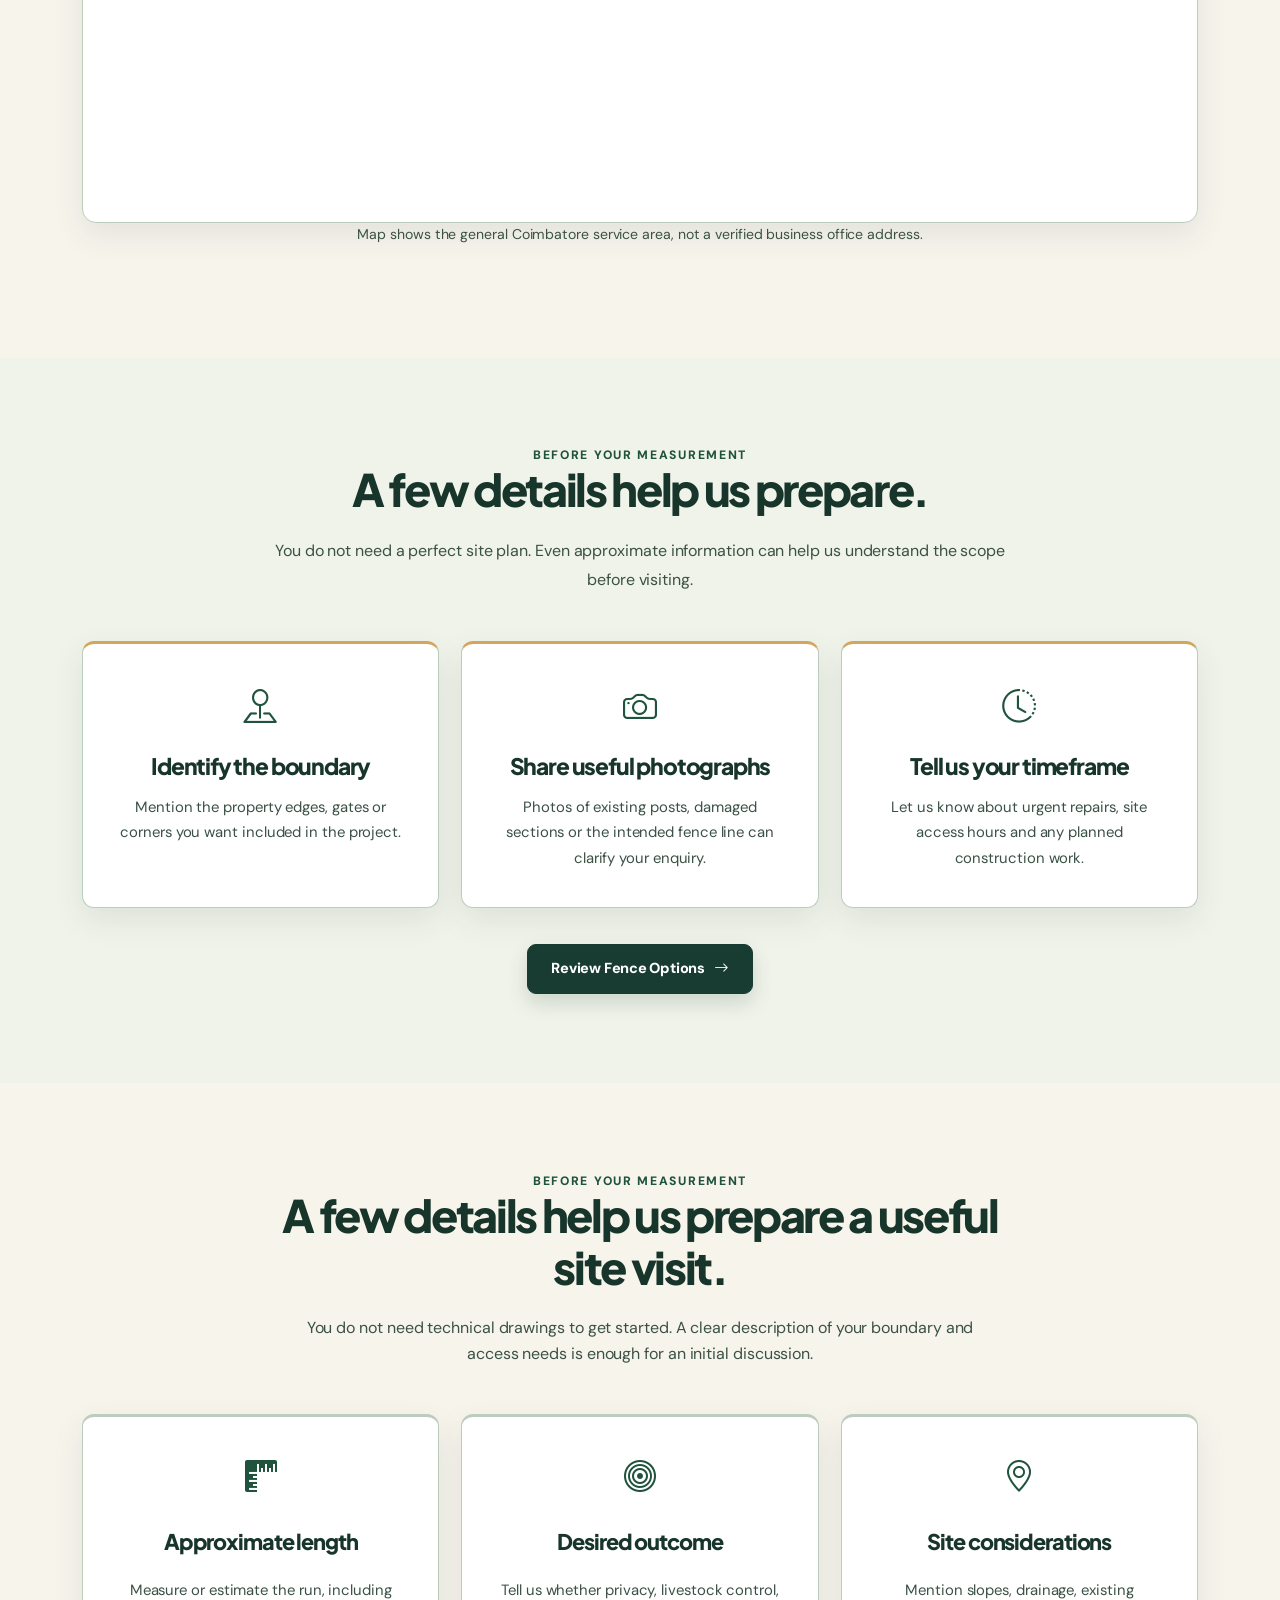
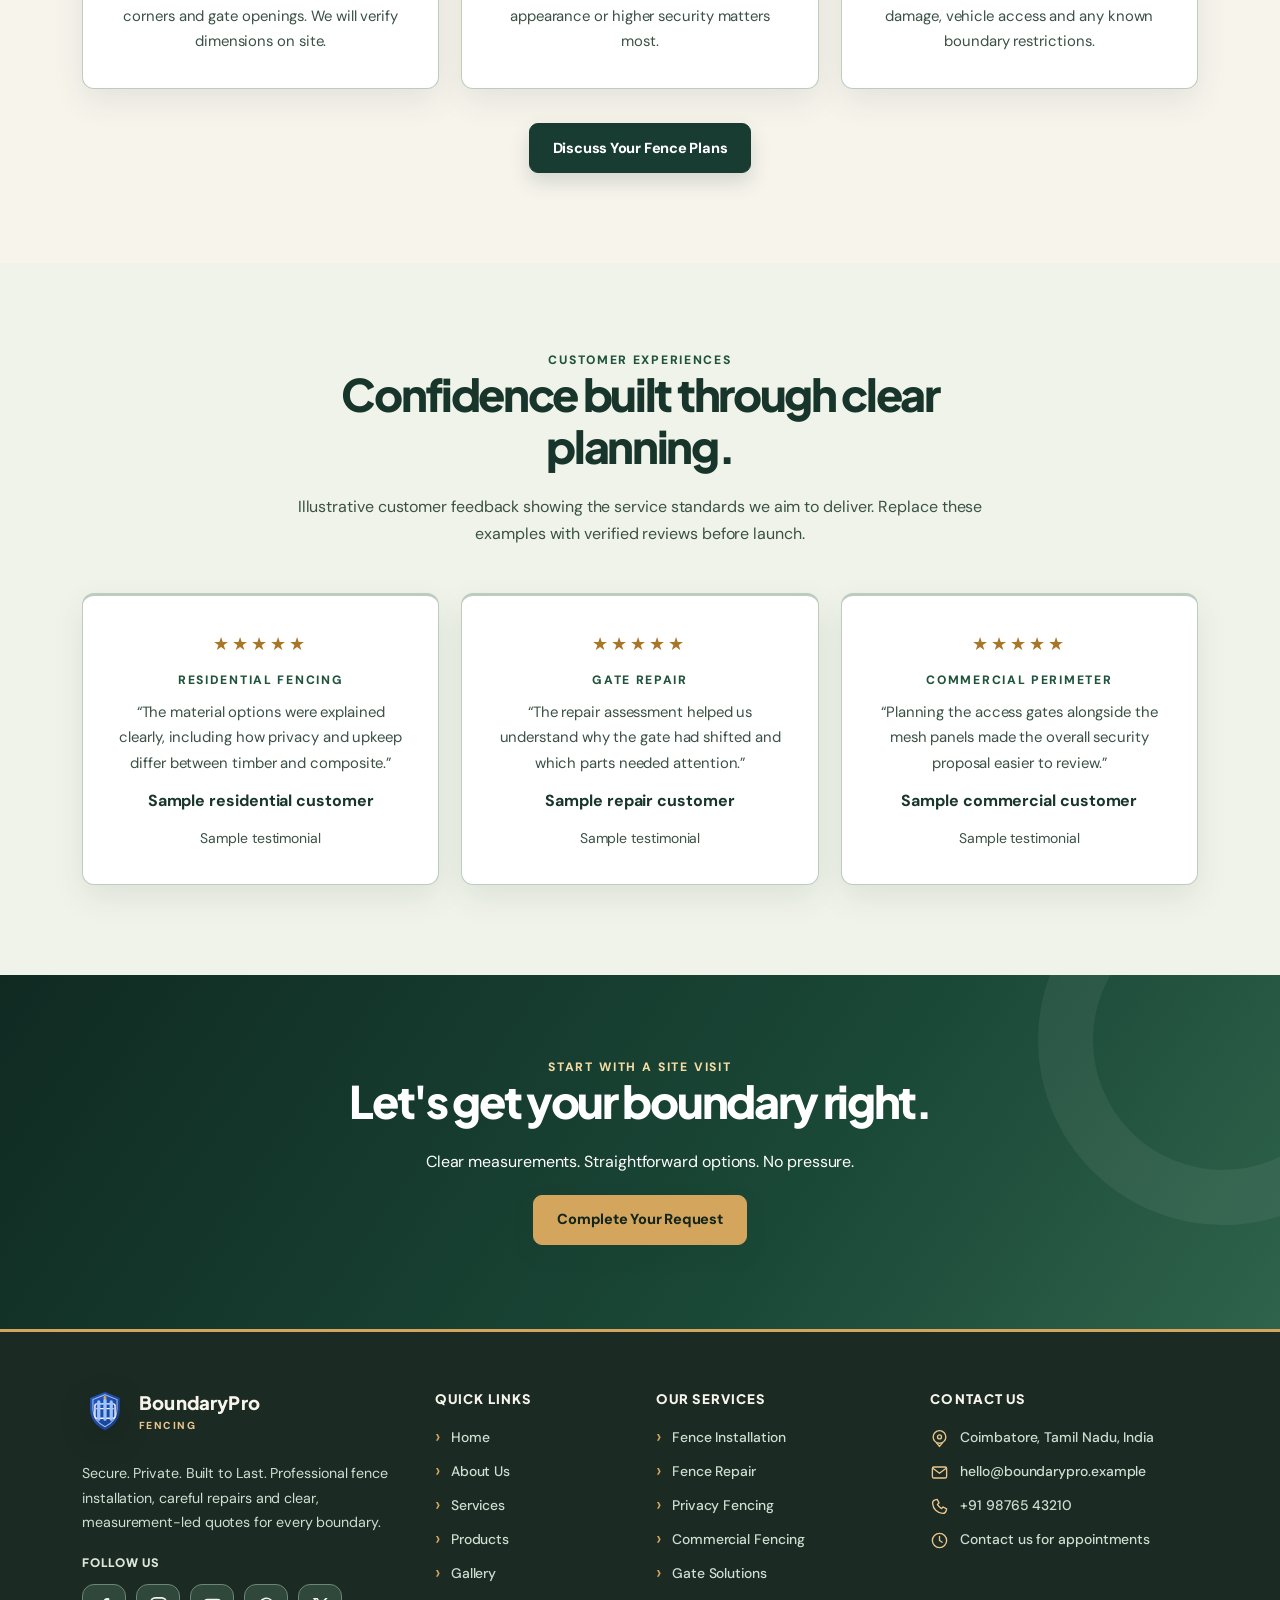
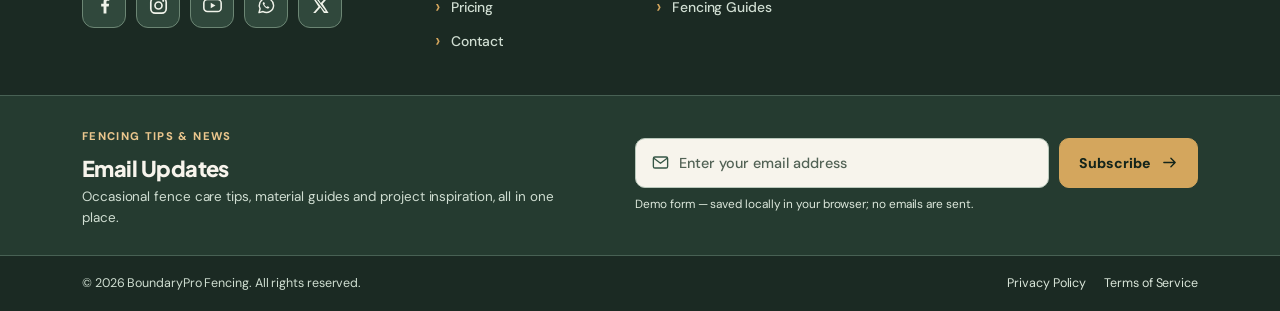
<file: BoundaryPro-Fencing/contact.html>
<!doctype html><html lang="en"><head><meta charset="UTF-8"><script>
(()=>{try{const t=localStorage.getItem('bp-theme')||((matchMedia('(prefers-color-scheme: dark)').matches)?'dark':'light');document.documentElement.classList.toggle('dark-mode',t==='dark');document.documentElement.dataset.bsTheme=t;document.documentElement.dir=localStorage.getItem('bp-rtl')==='true'?'rtl':'ltr'}catch(e){document.documentElement.dataset.bsTheme='light'}})();
</script><meta name="viewport" content="width=device-width, initial-scale=1"><title>Book Free Fence Measurement | BoundaryPro Fencing</title><meta name="description" content="Request an installation or repair measurement appointment."><meta property="og:title" content="Book Free Fence Measurement | BoundaryPro Fencing"><meta property="og:description" content="Request an installation or repair measurement appointment."><meta property="og:type" content="website"><link rel="icon" href="assets/img/logo.svg" type="image/svg+xml"><link href="https://cdn.jsdelivr.net/npm/bootstrap@5.3.3/dist/css/bootstrap.min.css" rel="stylesheet"><link href="https://cdn.jsdelivr.net/npm/bootstrap-icons@1.11.3/font/bootstrap-icons.min.css" rel="stylesheet"><script defer src="https://cdn.jsdelivr.net/npm/bootstrap@5.3.3/dist/js/bootstrap.bundle.min.js"></script>    <link rel="stylesheet" href="assets/css/site.css">
    <link rel="stylesheet" href="assets/css/responsive.css">
    <script defer src="assets/js/site.js"></script>
</head><body><a class="skip-link" href="#page-content">Skip to content</a><div id="site-header"></div><main id="page-content"></main><div id="site-footer"></div><div id="mobile-actions" class="mobile-actions"></div><div id="bp-toasts" class="bp-toast-wrap"></div></body></html>
</file>
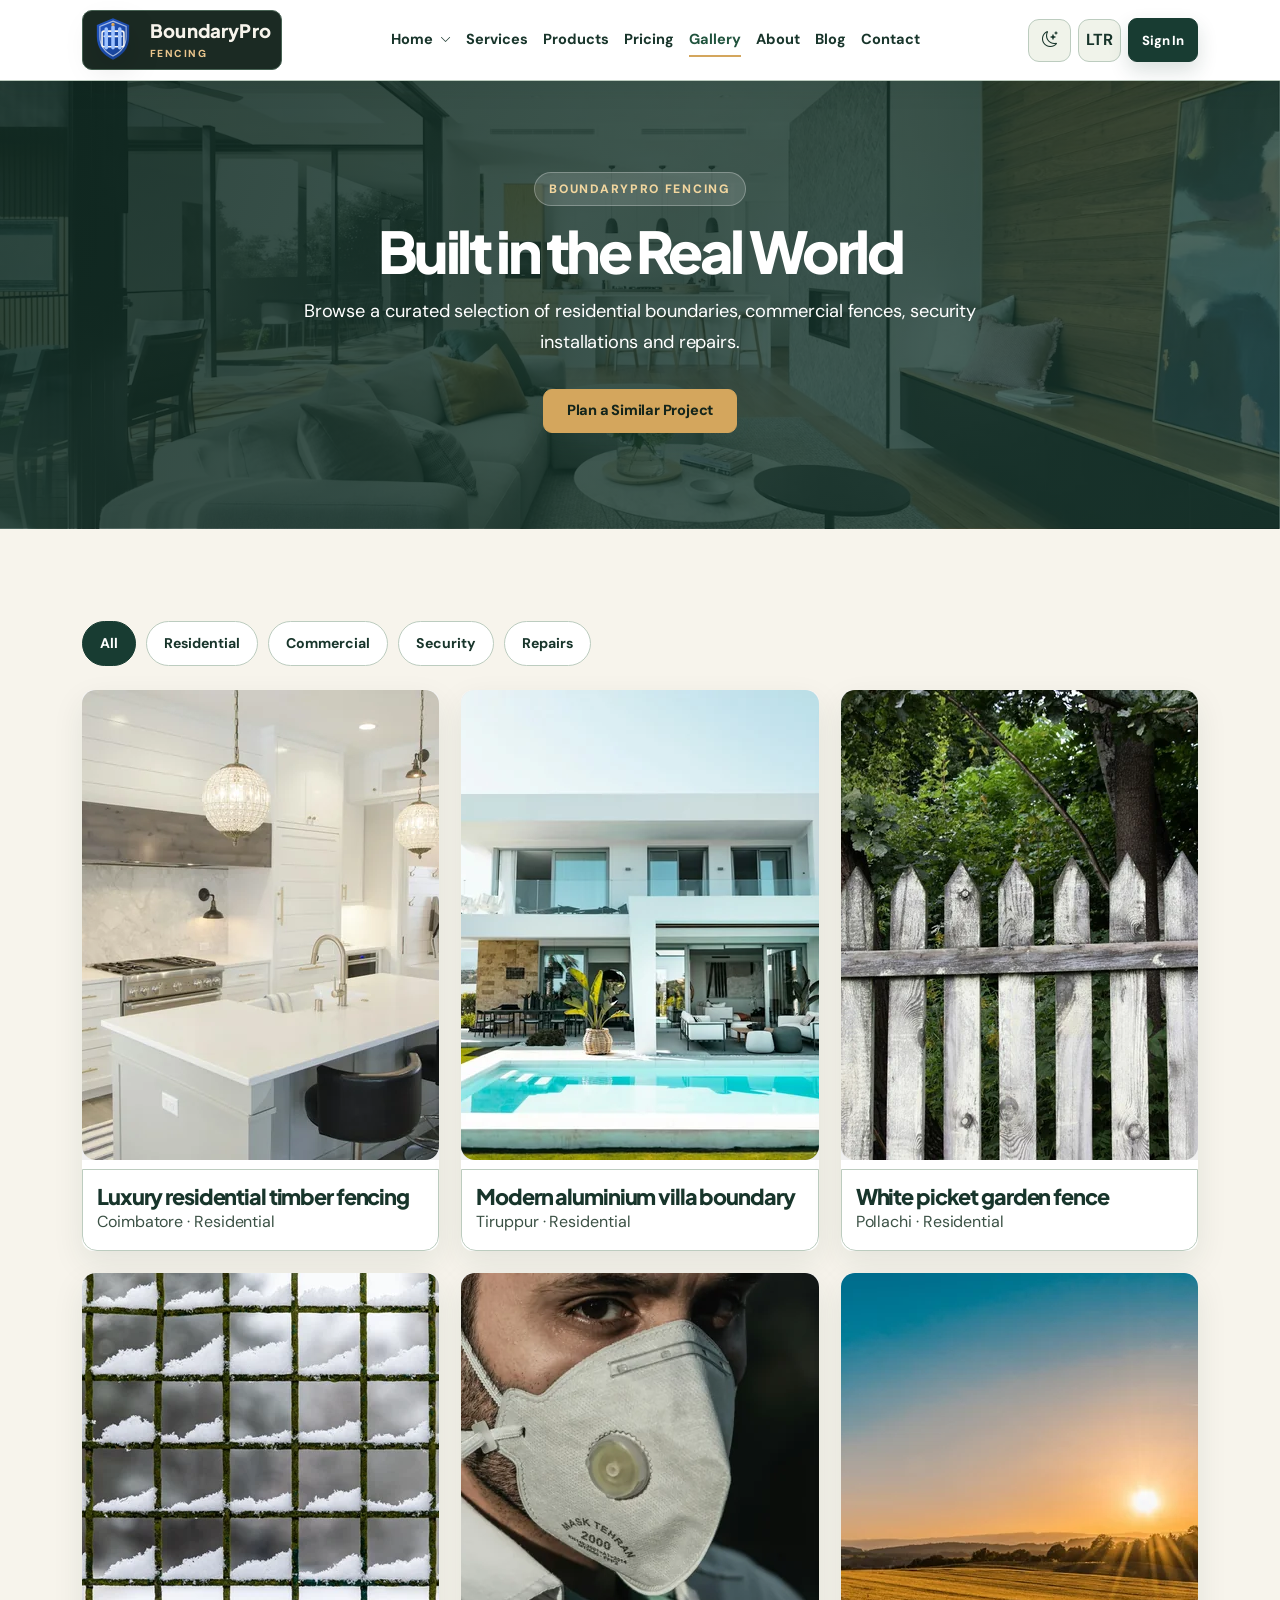
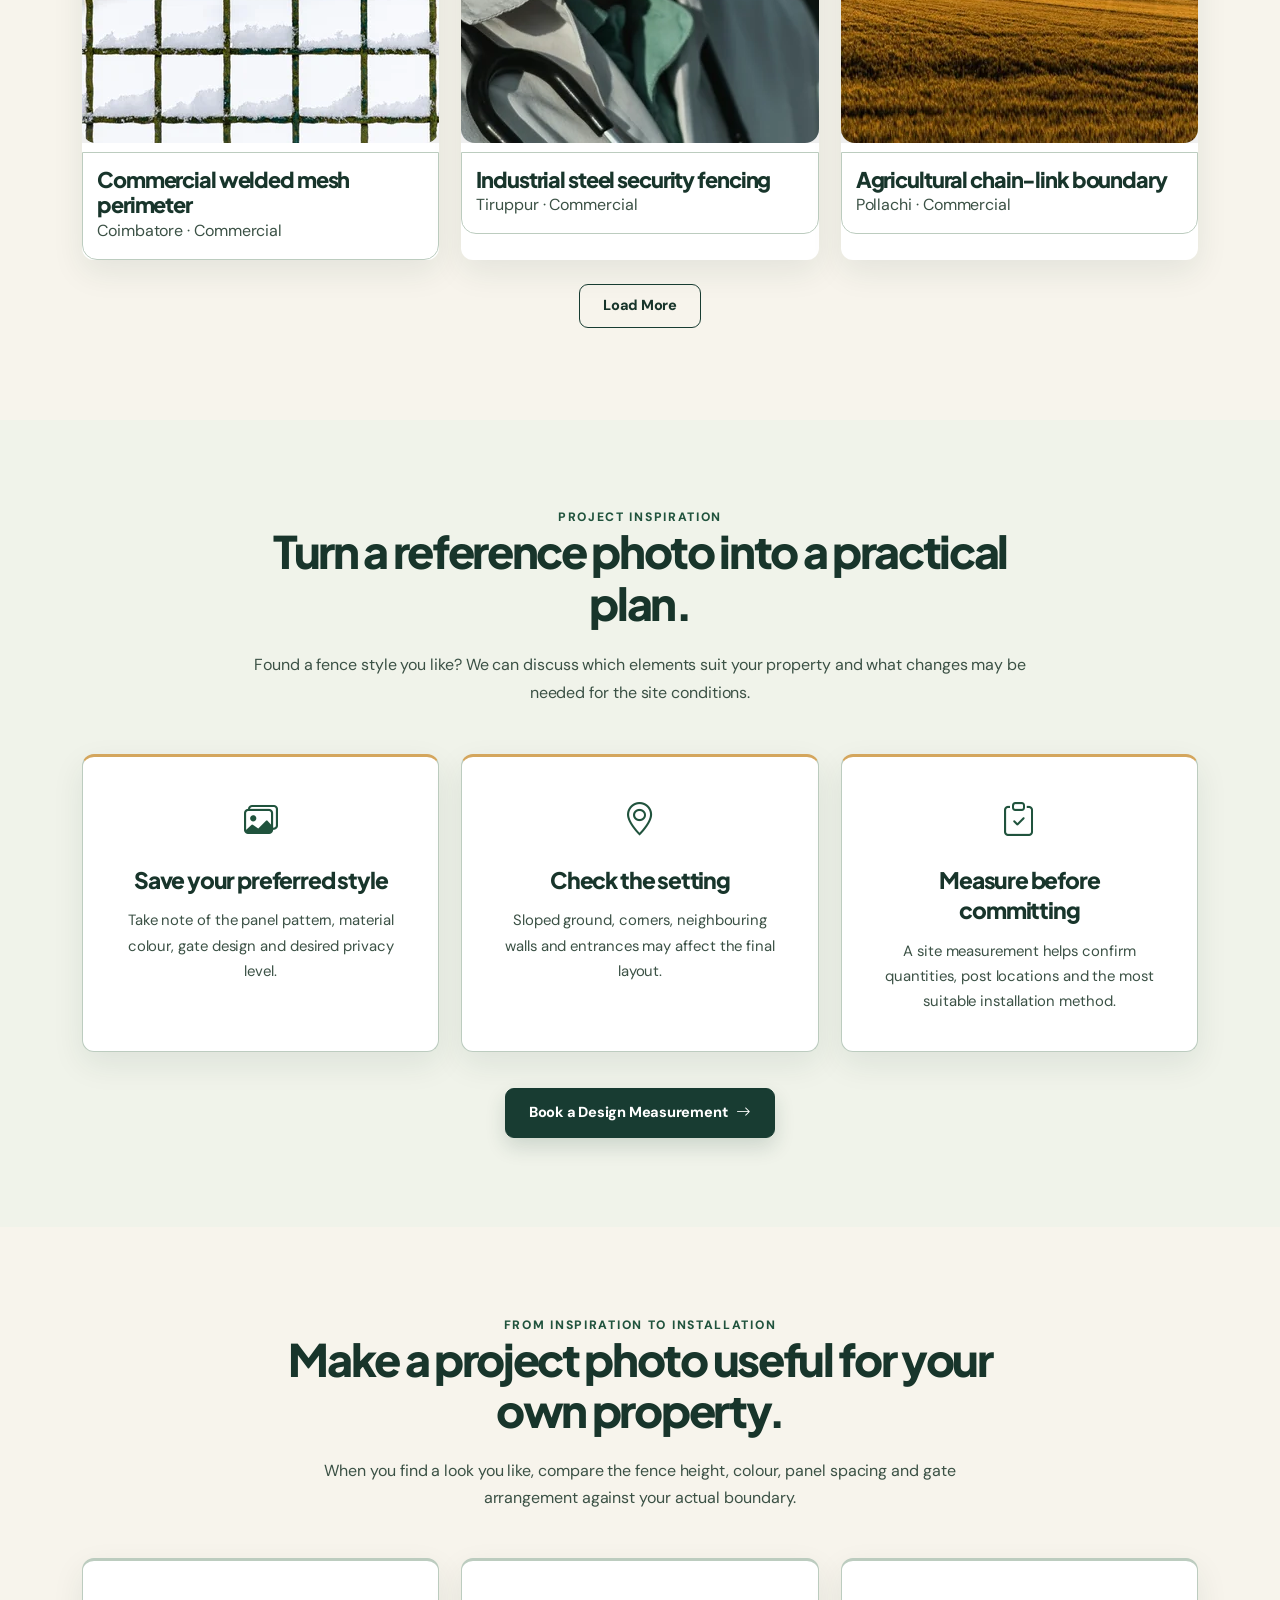
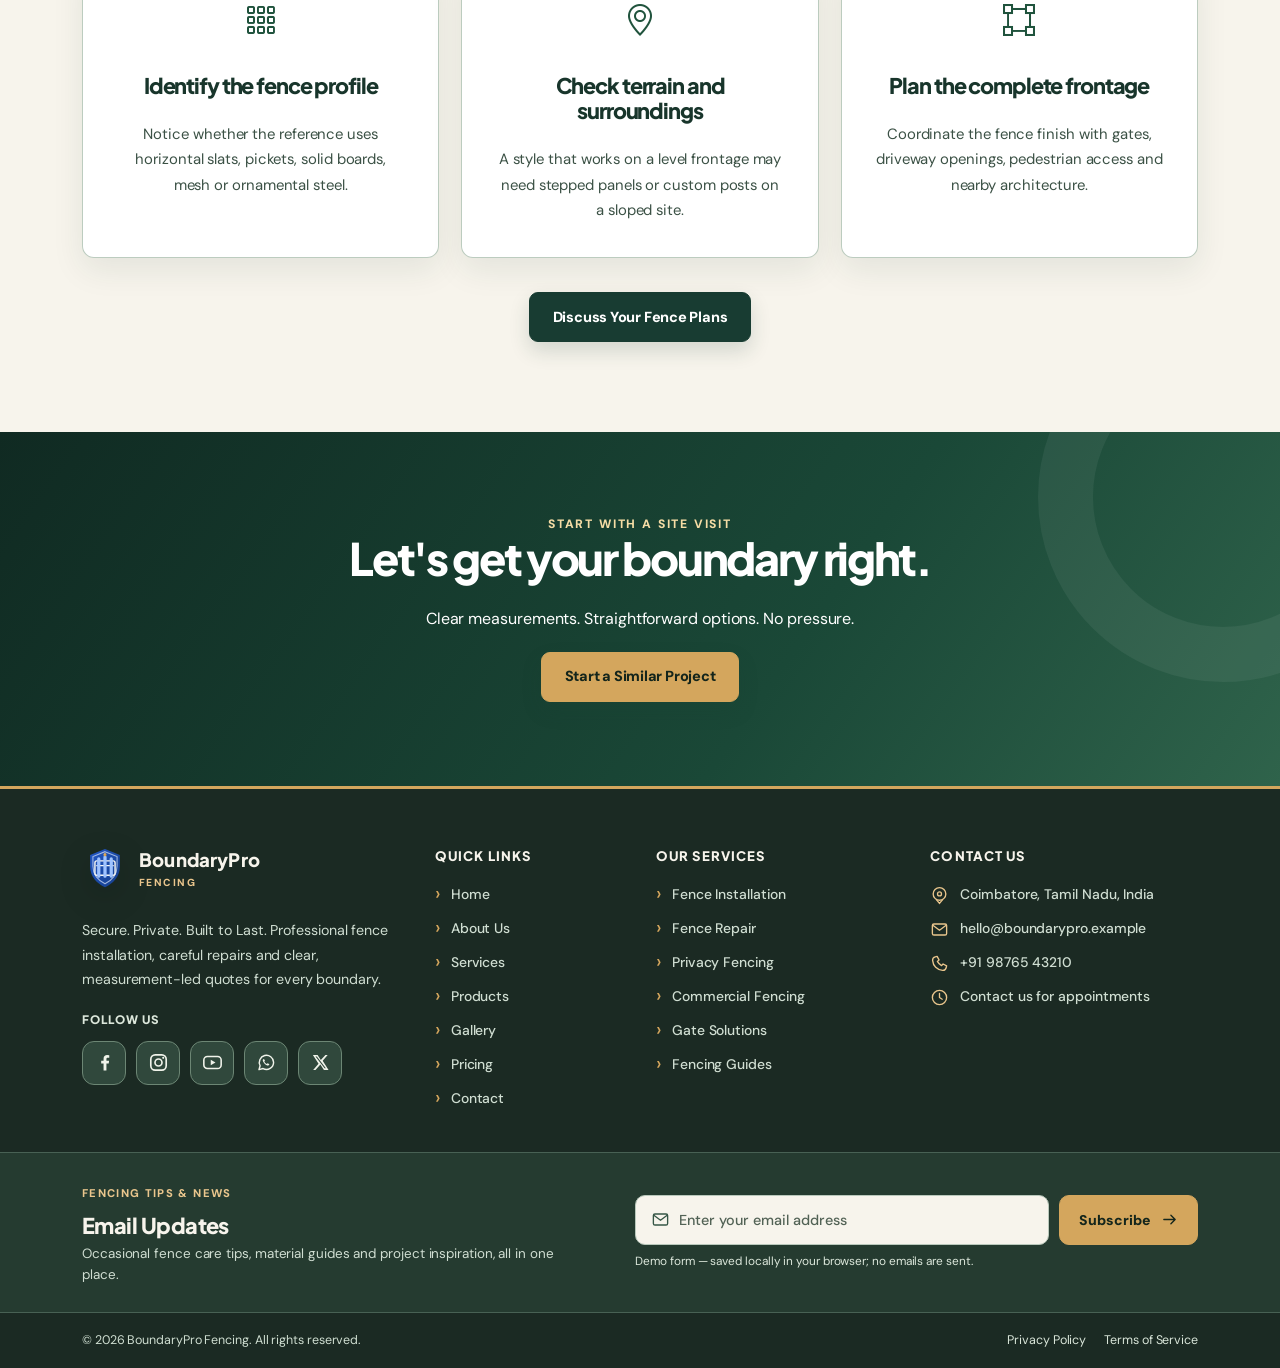
<file: BoundaryPro-Fencing/gallery.html>
<!doctype html><html lang="en"><head><meta charset="UTF-8"><script>
(()=>{try{const t=localStorage.getItem('bp-theme')||((matchMedia('(prefers-color-scheme: dark)').matches)?'dark':'light');document.documentElement.classList.toggle('dark-mode',t==='dark');document.documentElement.dataset.bsTheme=t;document.documentElement.dir=localStorage.getItem('bp-rtl')==='true'?'rtl':'ltr'}catch(e){document.documentElement.dataset.bsTheme='light'}})();
</script><meta name="viewport" content="width=device-width, initial-scale=1"><title>Fence Project Gallery | BoundaryPro Fencing</title><meta name="description" content="Residential, commercial, security and repair fence project examples."><meta property="og:title" content="Fence Project Gallery | BoundaryPro Fencing"><meta property="og:description" content="Residential, commercial, security and repair fence project examples."><meta property="og:type" content="website"><link rel="icon" href="assets/img/logo.svg" type="image/svg+xml"><link href="https://cdn.jsdelivr.net/npm/bootstrap@5.3.3/dist/css/bootstrap.min.css" rel="stylesheet"><link href="https://cdn.jsdelivr.net/npm/bootstrap-icons@1.11.3/font/bootstrap-icons.min.css" rel="stylesheet"><script defer src="https://cdn.jsdelivr.net/npm/bootstrap@5.3.3/dist/js/bootstrap.bundle.min.js"></script>    <link rel="stylesheet" href="assets/css/site.css">
    <link rel="stylesheet" href="assets/css/responsive.css">
    <script defer src="assets/js/site.js"></script>
</head><body><a class="skip-link" href="#page-content">Skip to content</a><div id="site-header"></div><main id="page-content"></main><div id="site-footer"></div><div id="mobile-actions" class="mobile-actions"></div><div id="bp-toasts" class="bp-toast-wrap"></div></body></html>
</file>
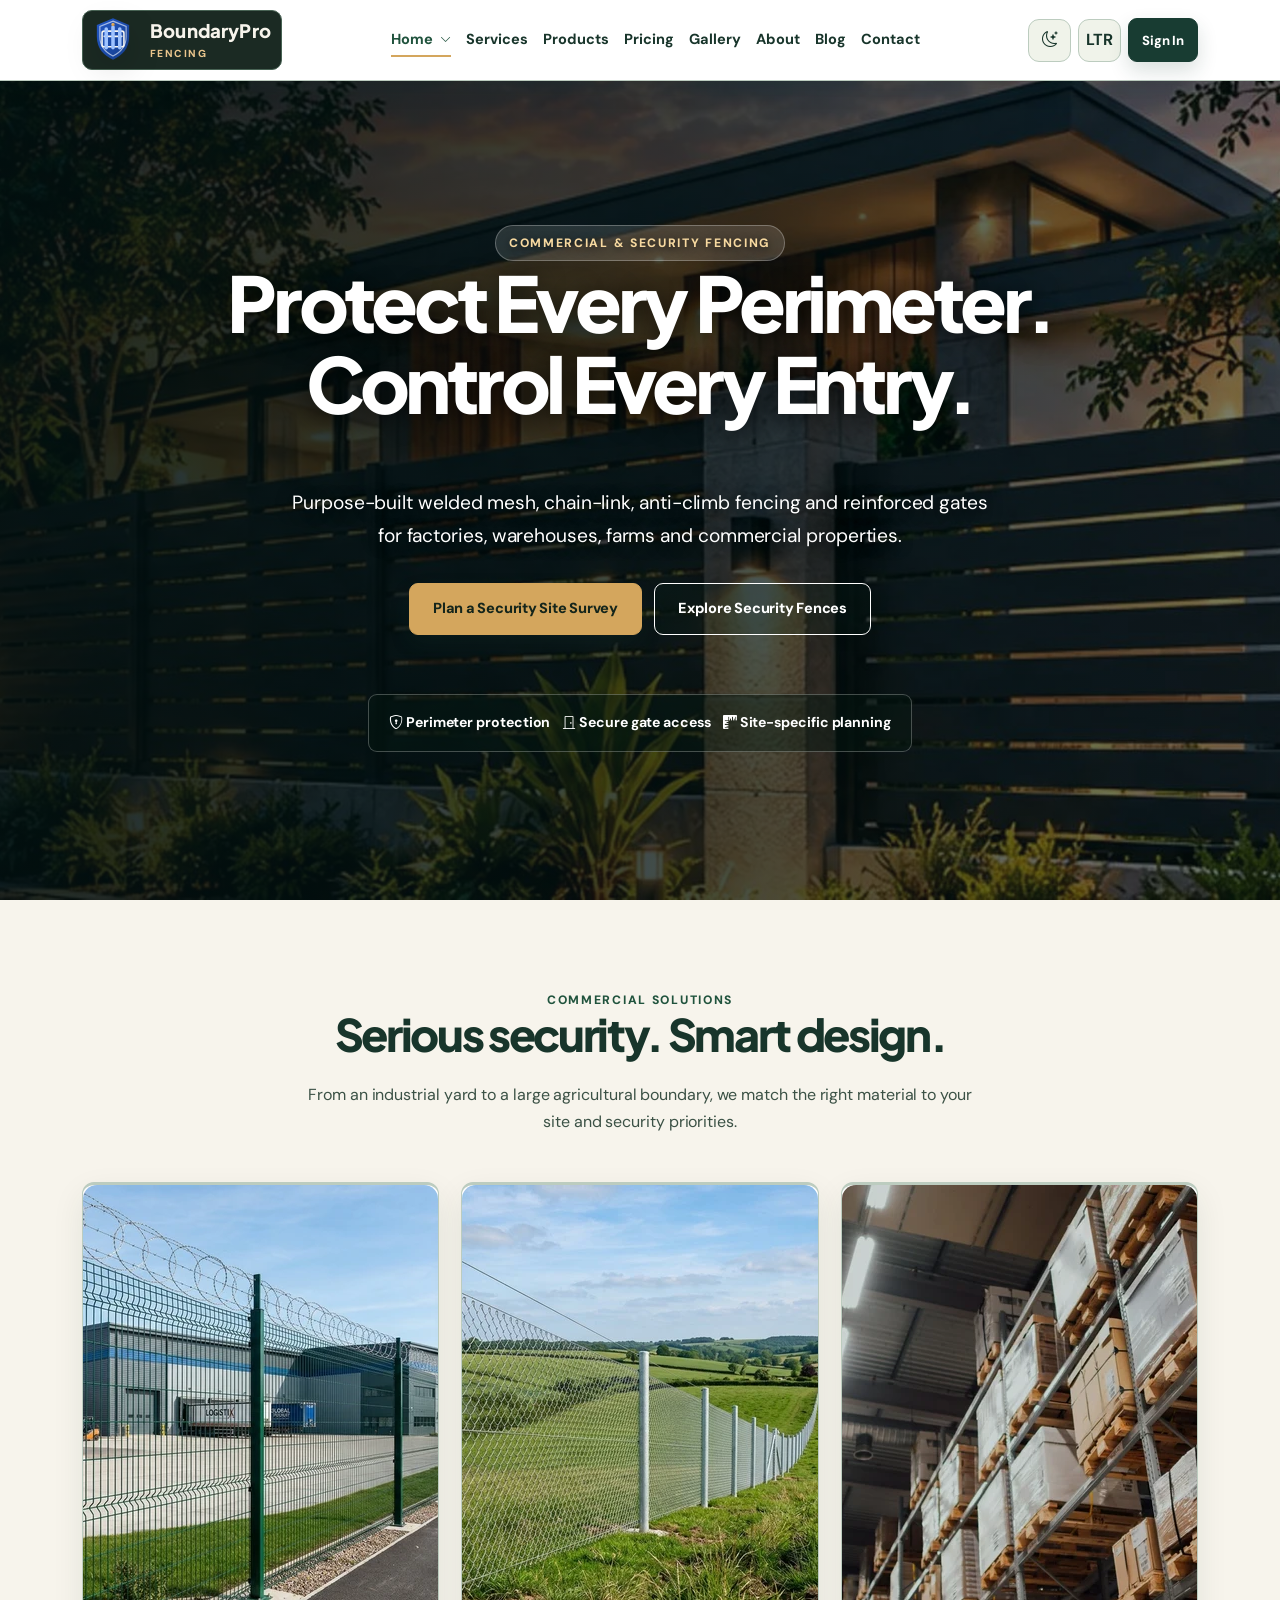
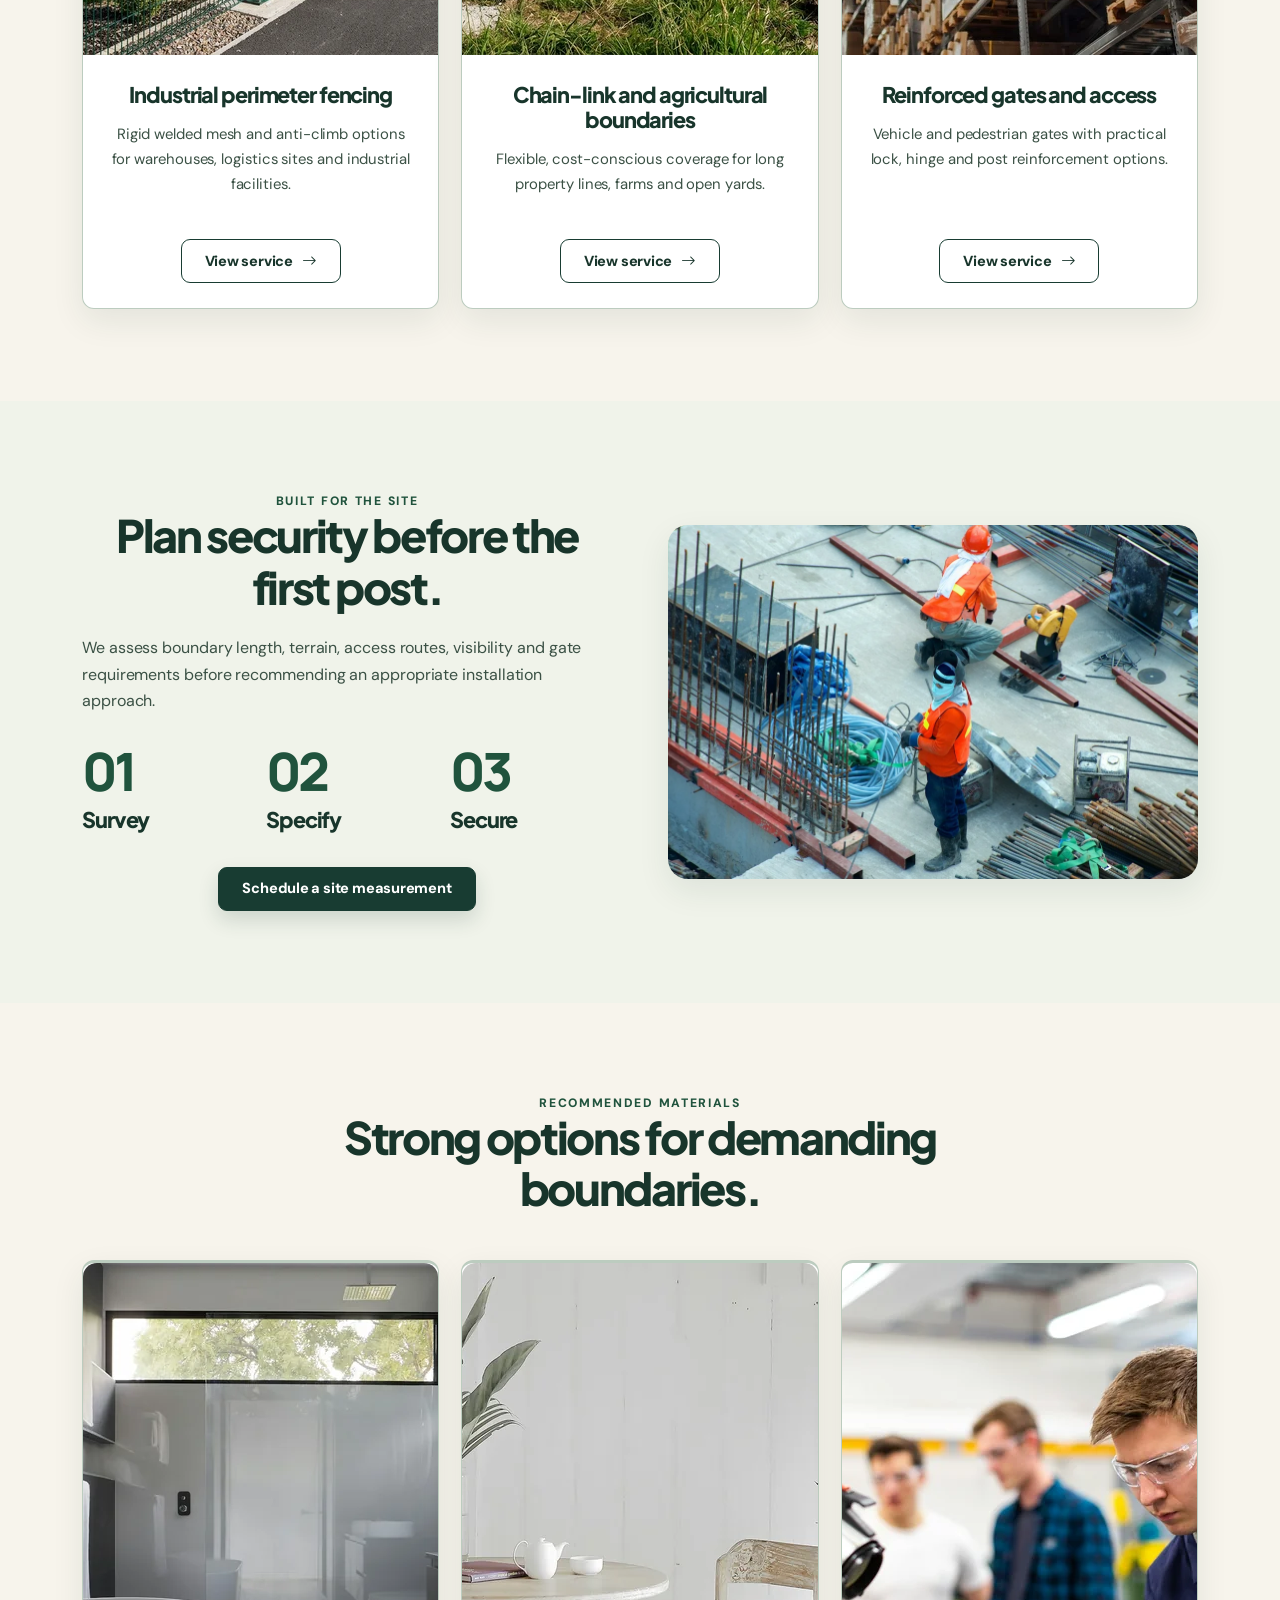
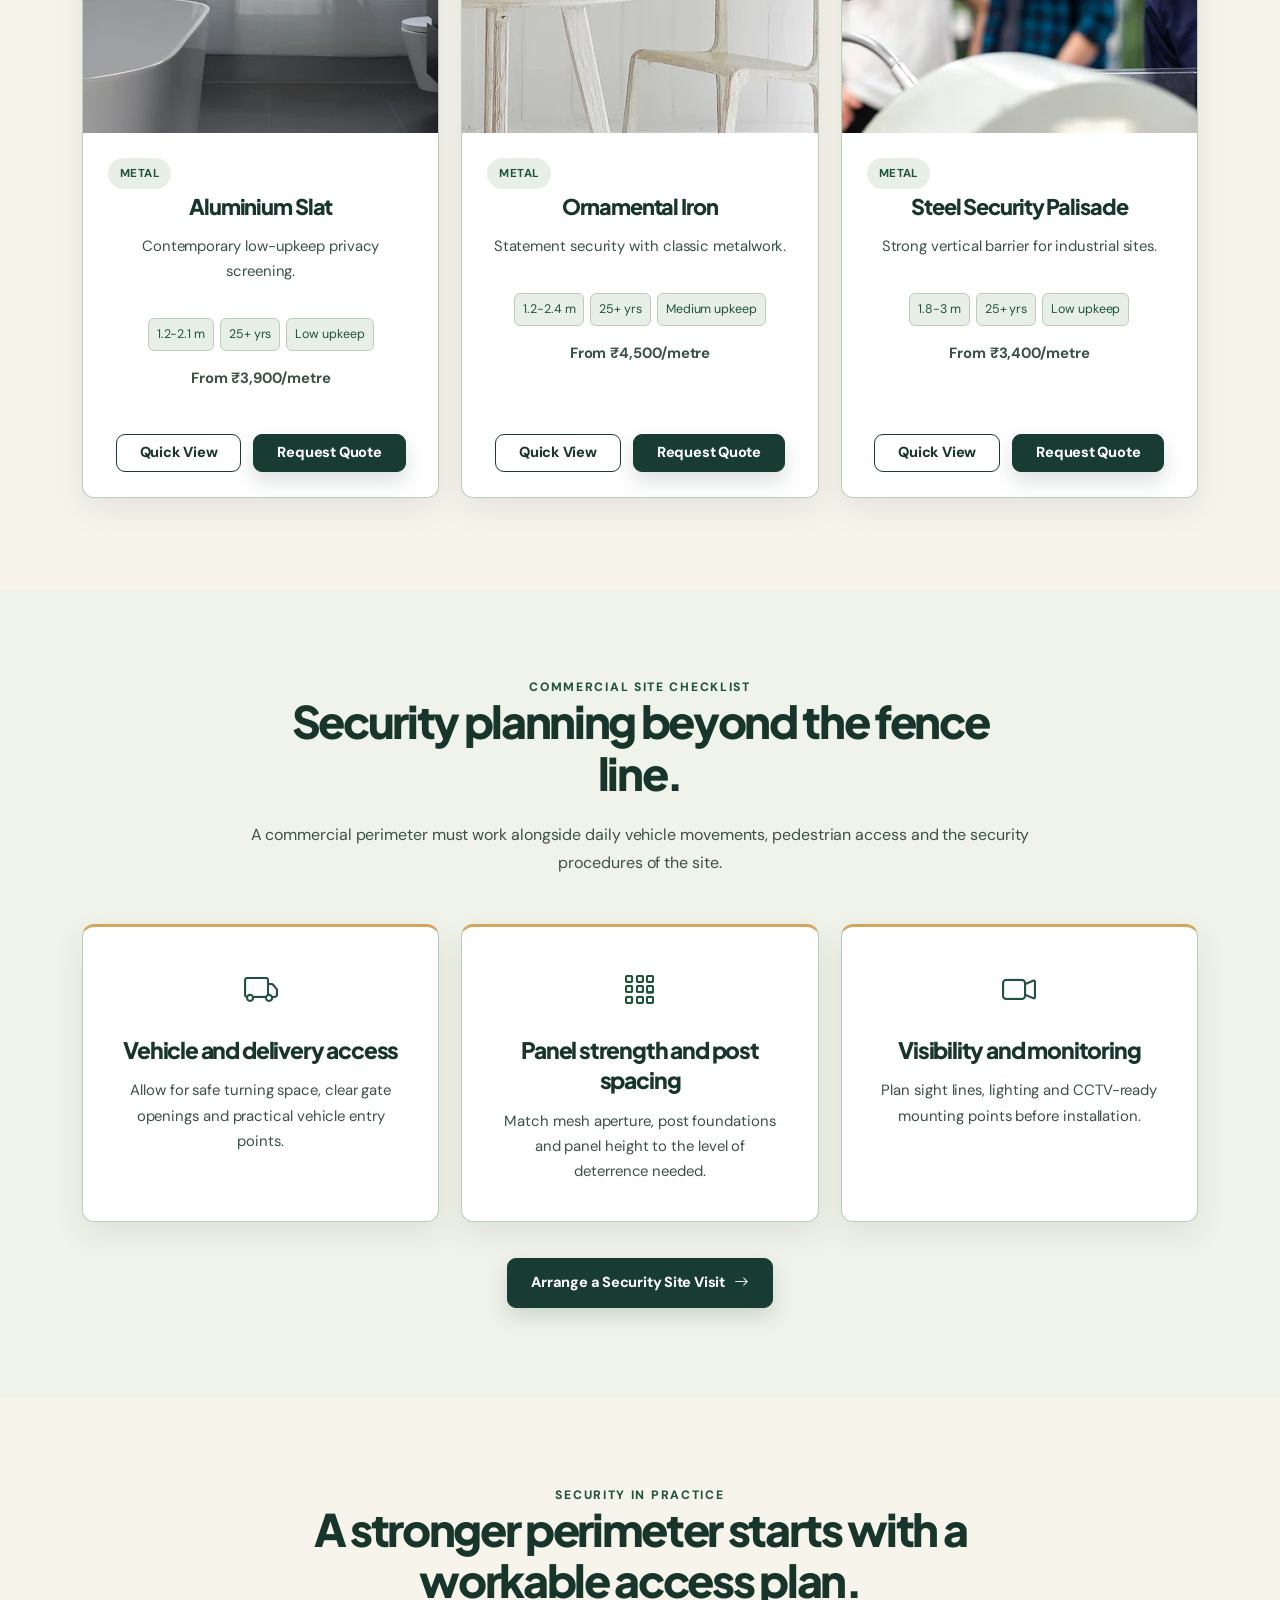
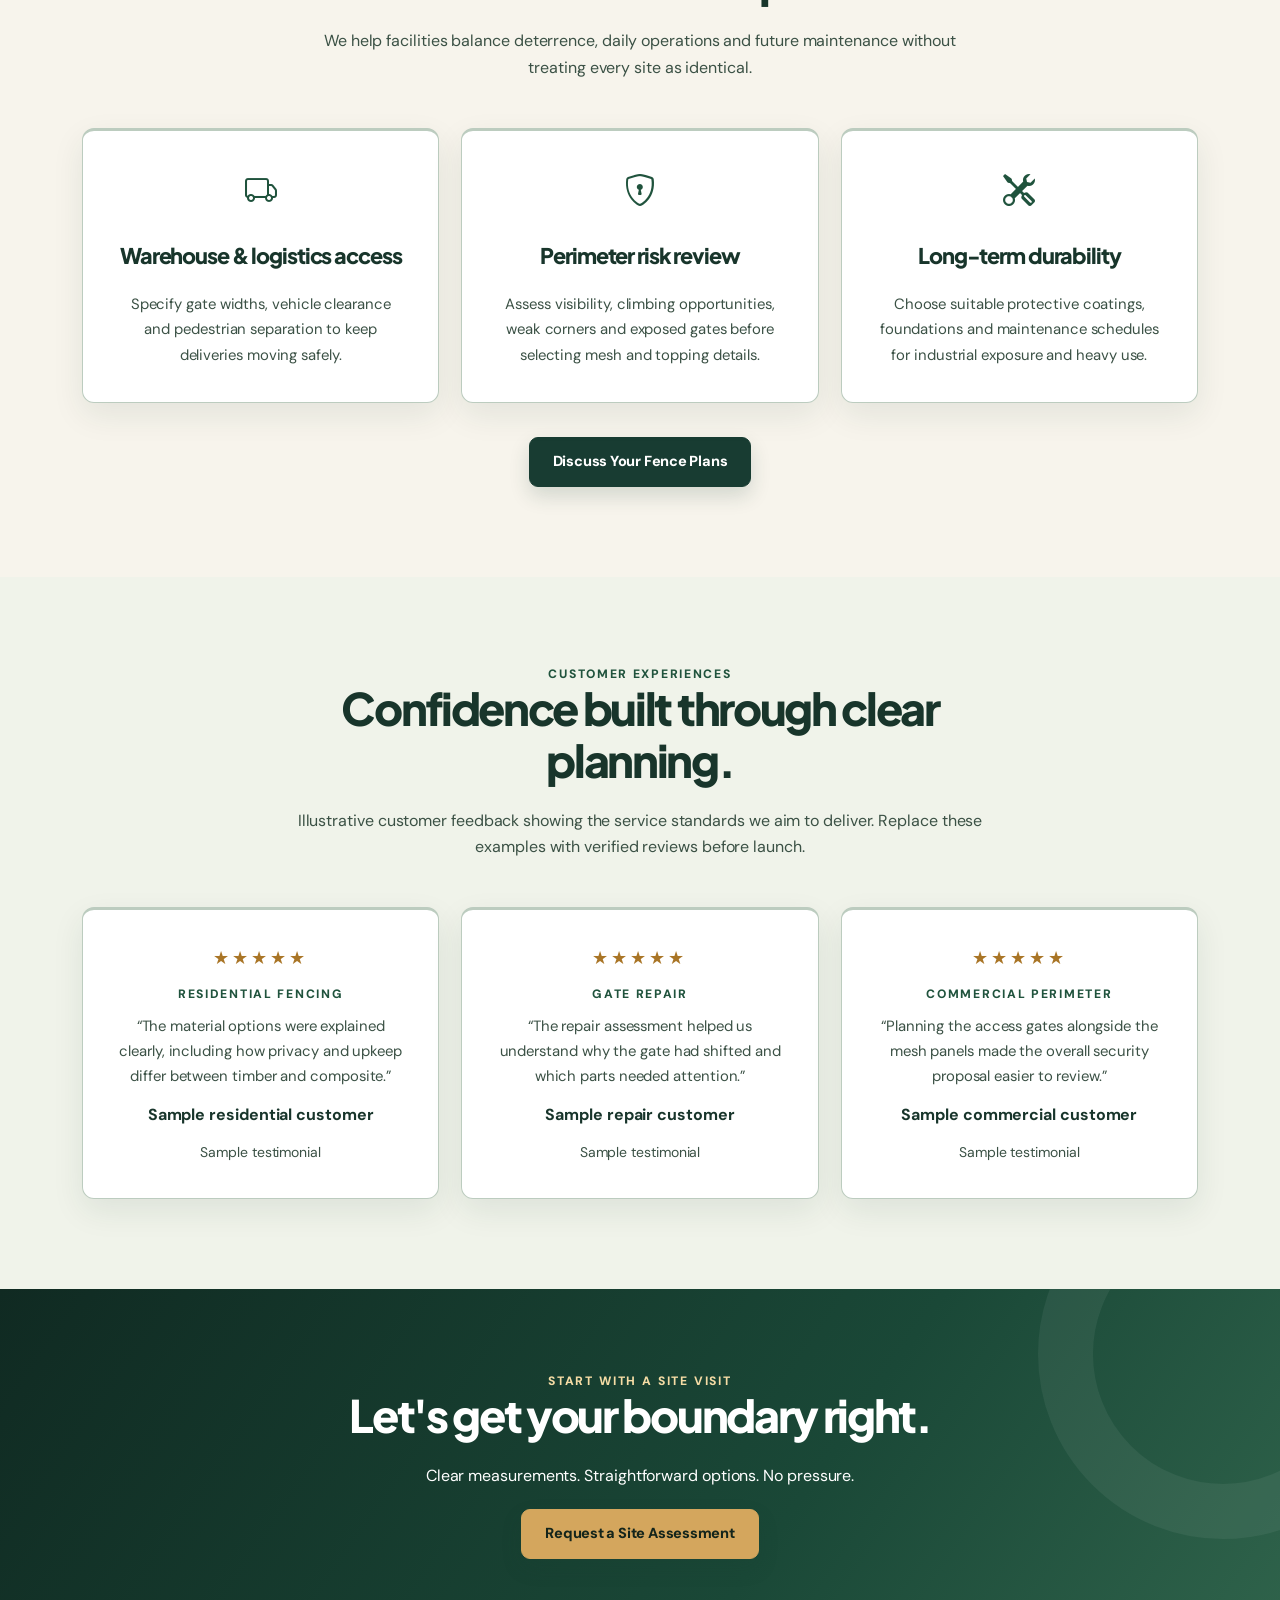
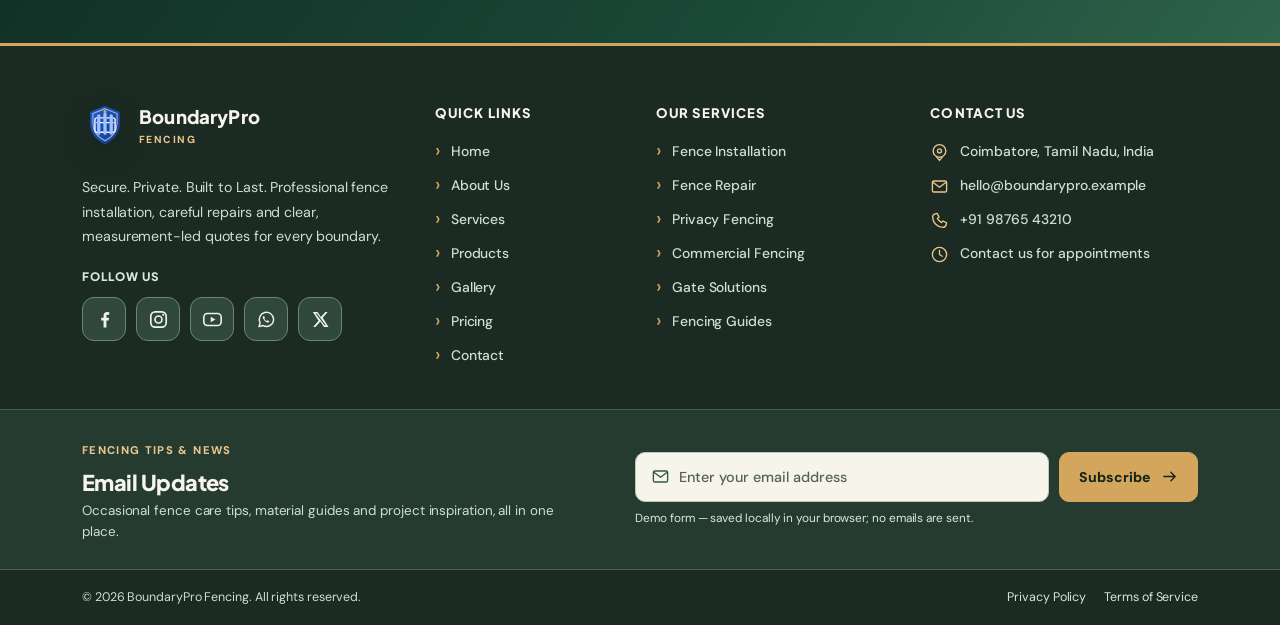
<file: BoundaryPro-Fencing/home-commercial.html>
<!doctype html><html lang="en"><head><meta charset="UTF-8"><script>
(()=>{try{const t=localStorage.getItem('bp-theme')||((matchMedia('(prefers-color-scheme: dark)').matches)?'dark':'light');document.documentElement.classList.toggle('dark-mode',t==='dark');document.documentElement.dataset.bsTheme=t;document.documentElement.dir=localStorage.getItem('bp-rtl')==='true'?'rtl':'ltr'}catch(e){document.documentElement.dataset.bsTheme='light'}})();
</script><meta name="viewport" content="width=device-width, initial-scale=1"><title>Commercial & Security Fence Installation | BoundaryPro Fencing</title><meta name="description" content="Industrial and commercial perimeter fencing, security mesh, reinforced gates and farm boundaries."><meta property="og:title" content="Commercial & Security Fence Installation | BoundaryPro Fencing"><meta property="og:description" content="Industrial and commercial perimeter fencing, security mesh, reinforced gates and farm boundaries."><meta property="og:type" content="website"><link rel="icon" href="assets/img/logo.svg" type="image/svg+xml"><link href="https://cdn.jsdelivr.net/npm/bootstrap@5.3.3/dist/css/bootstrap.min.css" rel="stylesheet"><link href="https://cdn.jsdelivr.net/npm/bootstrap-icons@1.11.3/font/bootstrap-icons.min.css" rel="stylesheet"><script defer src="https://cdn.jsdelivr.net/npm/bootstrap@5.3.3/dist/js/bootstrap.bundle.min.js"></script>    <link rel="stylesheet" href="assets/css/site.css">
    <link rel="stylesheet" href="assets/css/responsive.css">
    <script defer src="assets/js/site.js"></script>
</head><body><a class="skip-link" href="#page-content">Skip to content</a><div id="site-header"></div><main id="page-content"></main><div id="site-footer"></div><div id="mobile-actions" class="mobile-actions"></div><div id="bp-toasts" class="bp-toast-wrap"></div></body></html>
</file>
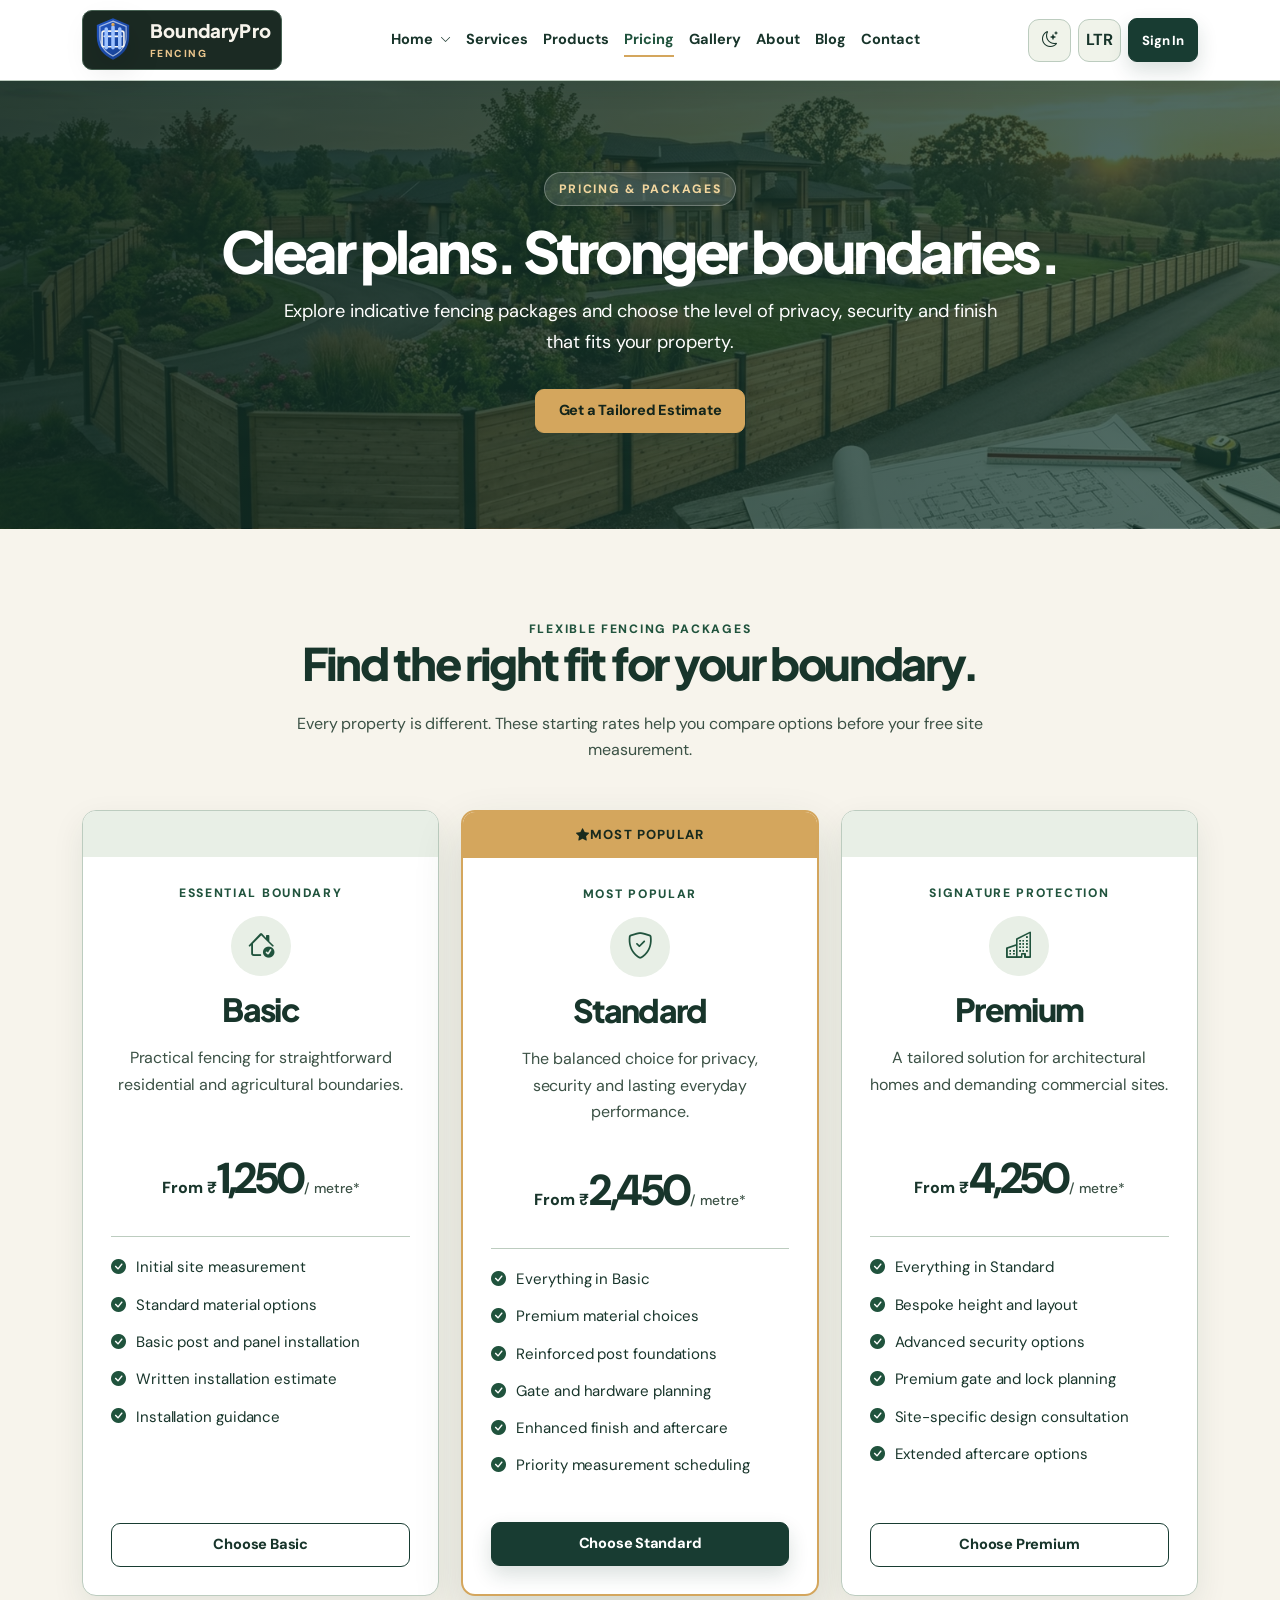
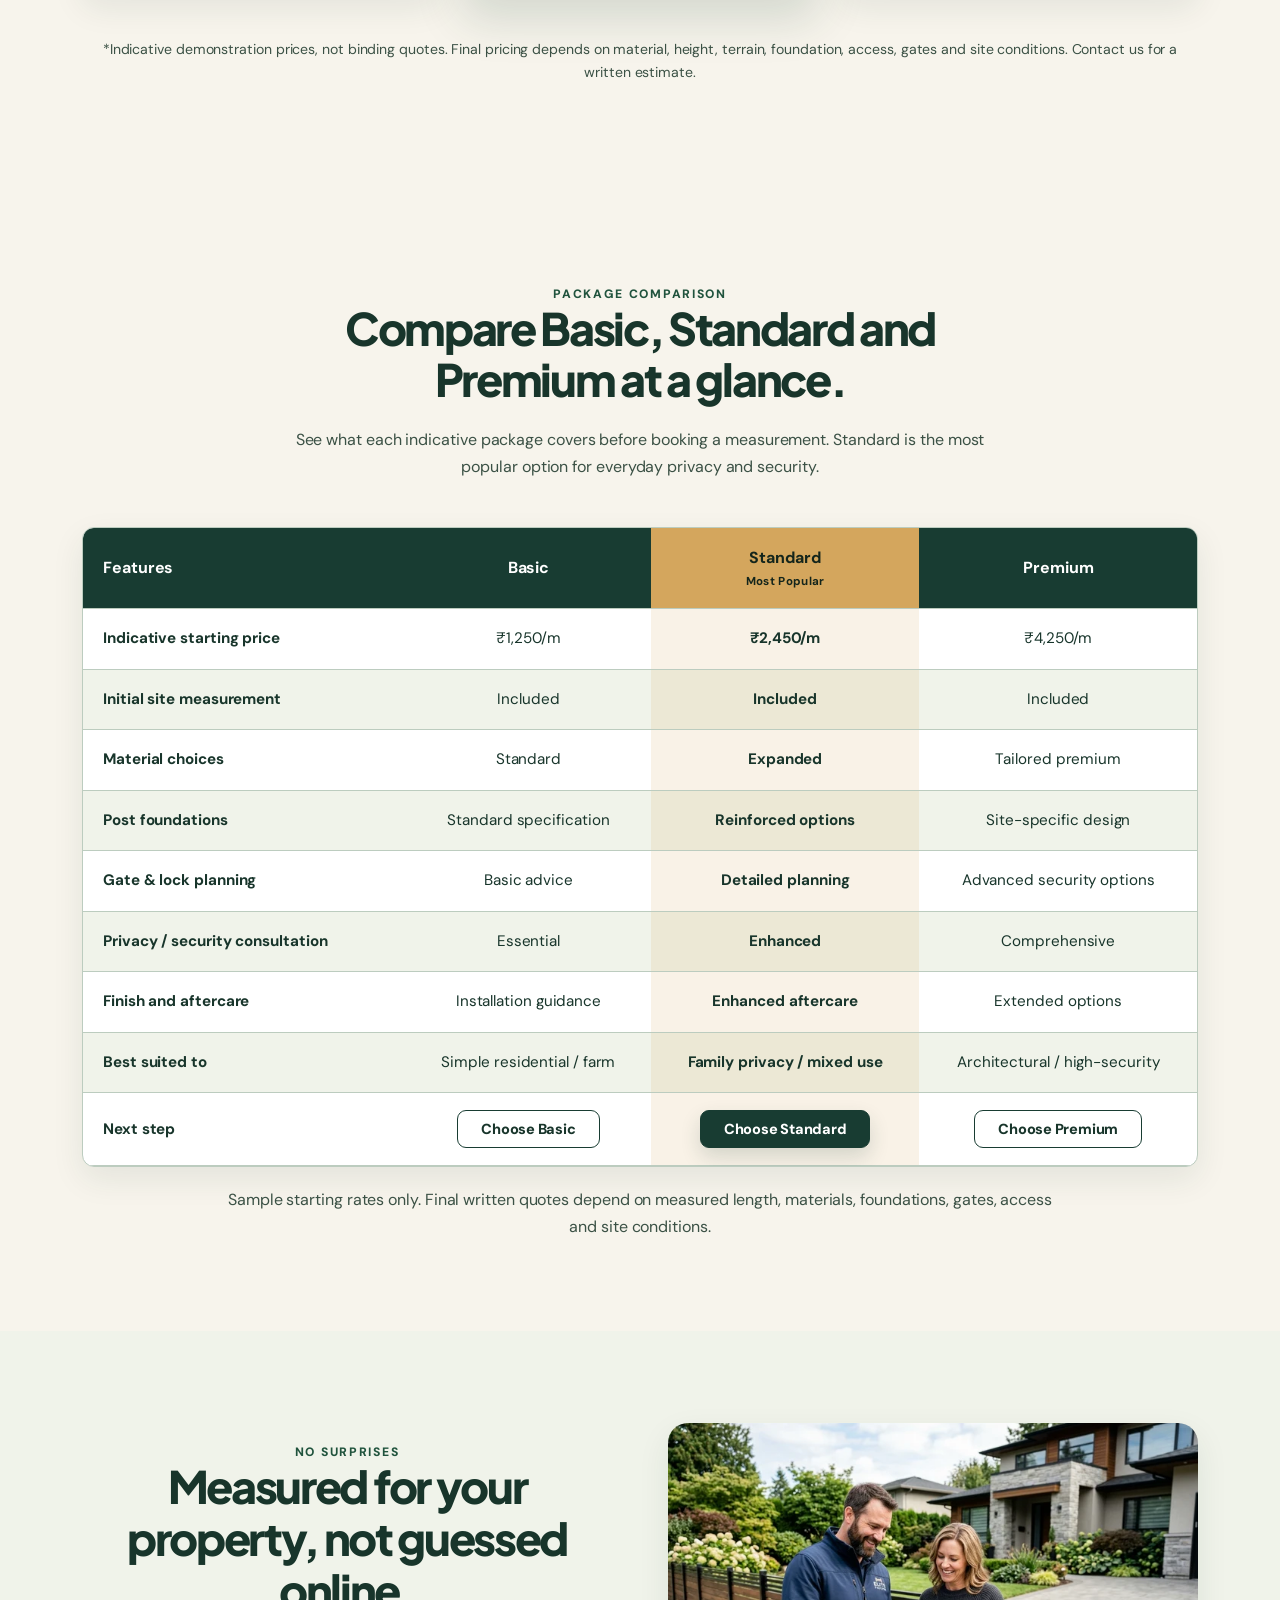
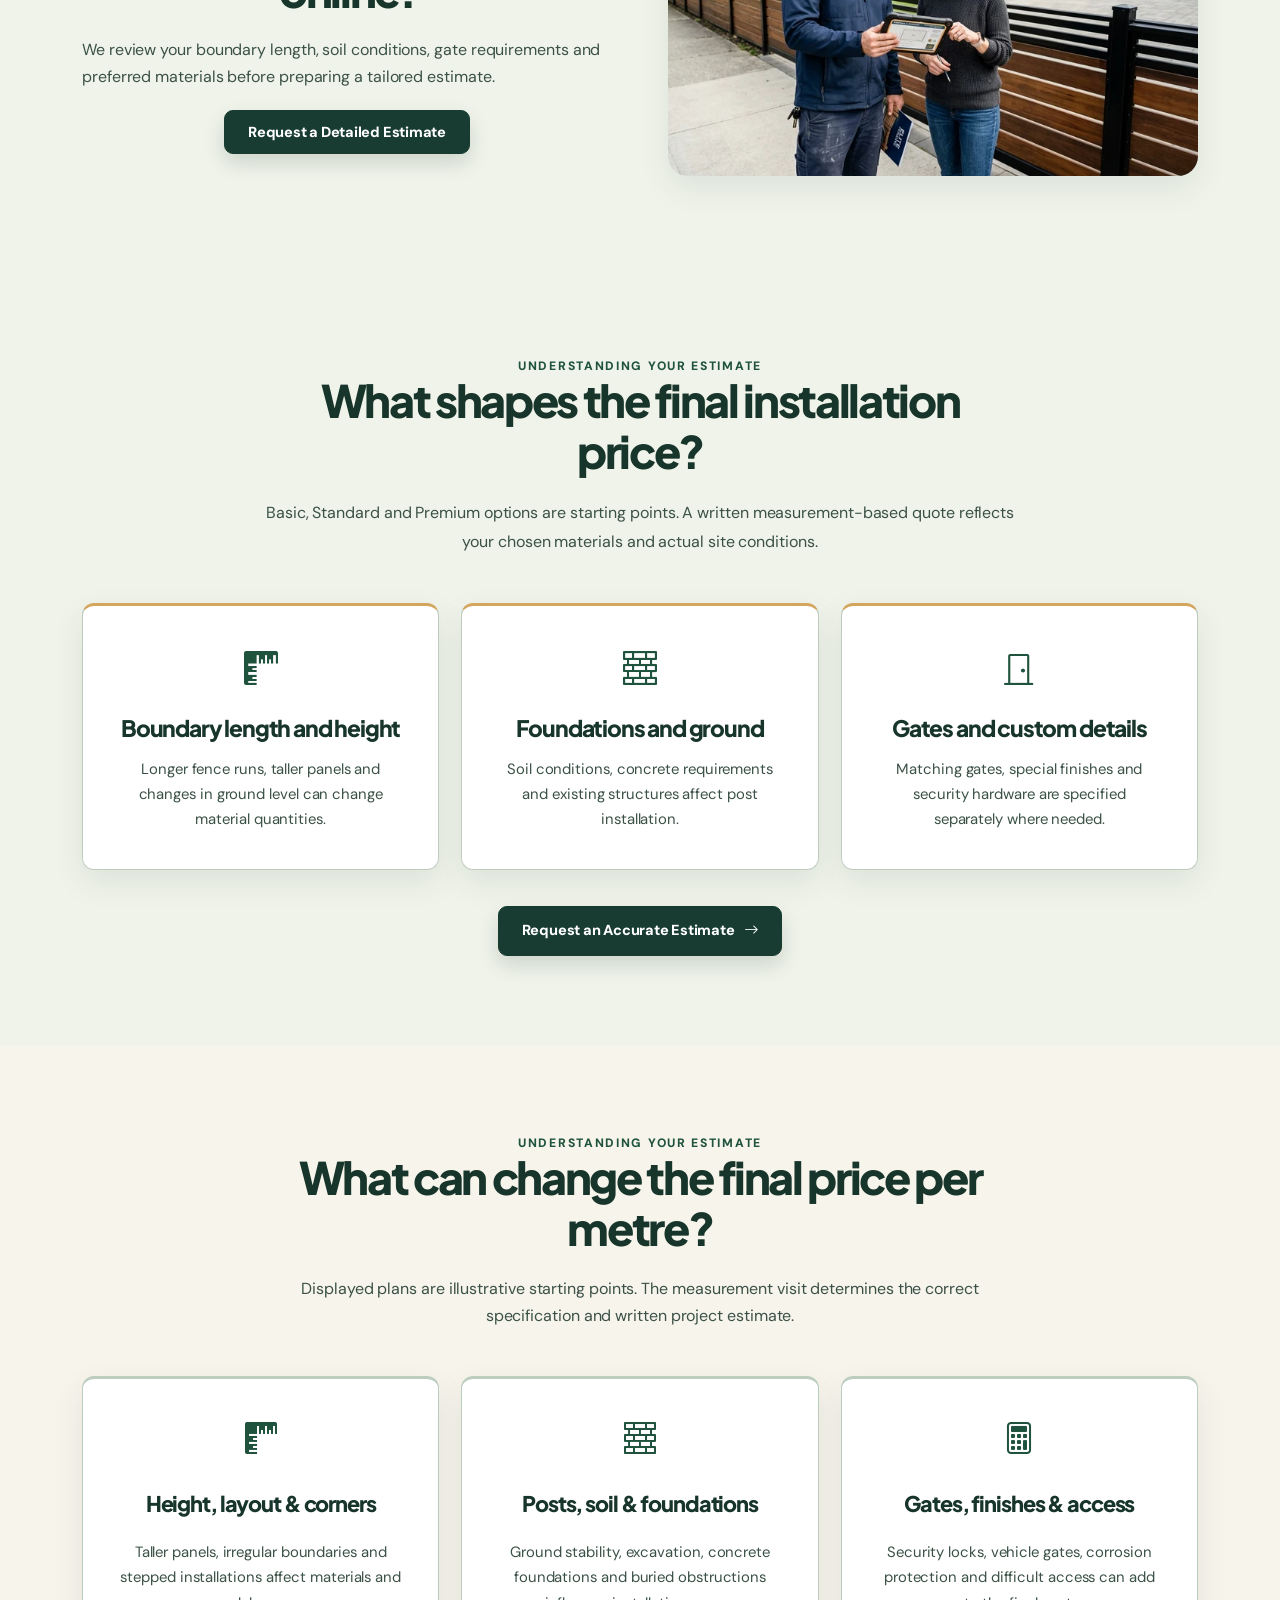
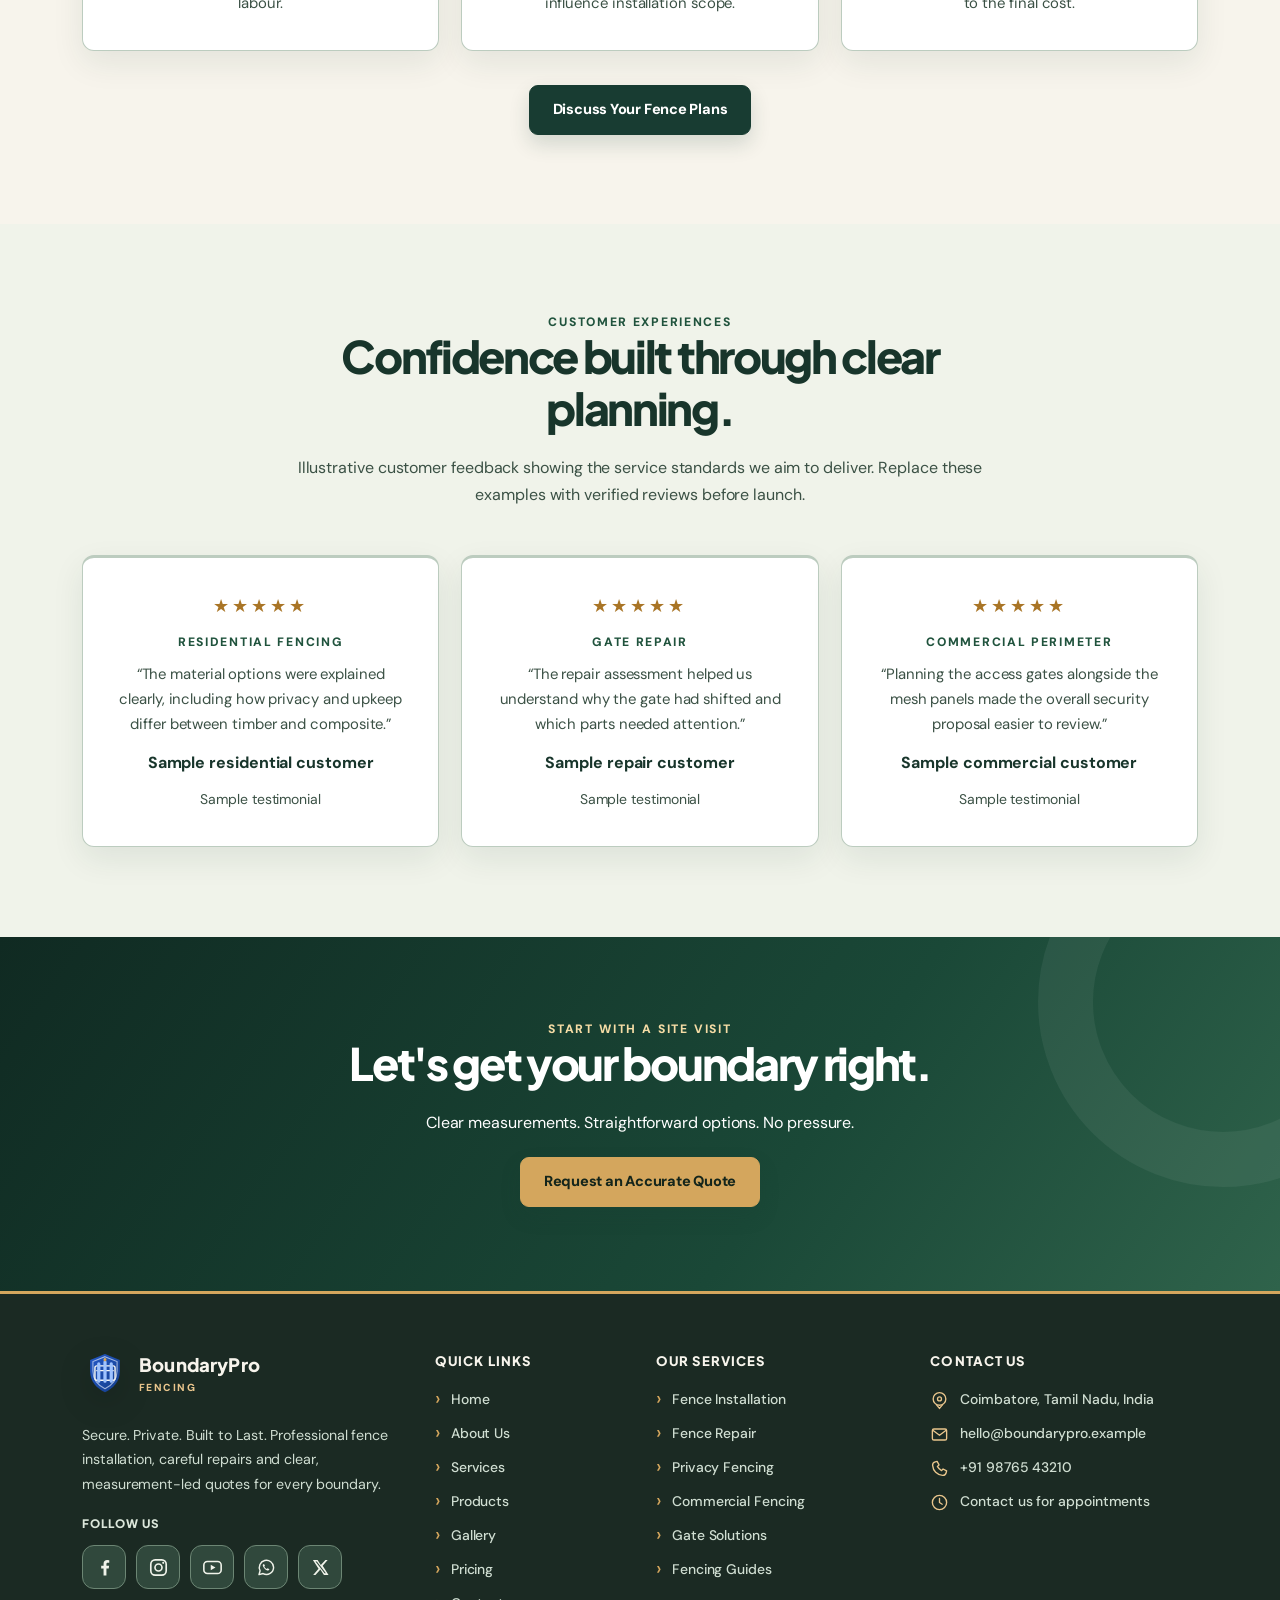
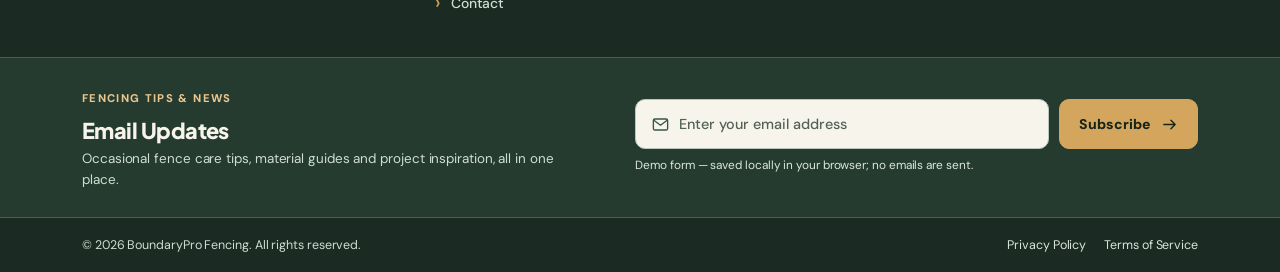
<file: BoundaryPro-Fencing/pricing.html>
<!doctype html><html lang="en"><head><meta charset="UTF-8"><script>
(()=>{try{const t=localStorage.getItem('bp-theme')||((matchMedia('(prefers-color-scheme: dark)').matches)?'dark':'light');document.documentElement.classList.toggle('dark-mode',t==='dark');document.documentElement.dataset.bsTheme=t;document.documentElement.dir=localStorage.getItem('bp-rtl')==='true'?'rtl':'ltr'}catch(e){document.documentElement.dataset.bsTheme='light'}})();
</script><meta name="viewport" content="width=device-width, initial-scale=1"><title>Pricing & Packages | BoundaryPro Fencing</title><meta name="description" content="Compare timber, metal, vinyl and composite fence materials."><meta property="og:title" content="Fence Materials & Products | BoundaryPro Fencing"><meta property="og:description" content="Compare timber, metal, vinyl and composite fence materials."><meta property="og:type" content="website"><link rel="icon" href="assets/img/logo.svg" type="image/svg+xml"><link href="https://cdn.jsdelivr.net/npm/bootstrap@5.3.3/dist/css/bootstrap.min.css" rel="stylesheet"><link href="https://cdn.jsdelivr.net/npm/bootstrap-icons@1.11.3/font/bootstrap-icons.min.css" rel="stylesheet"><script defer src="https://cdn.jsdelivr.net/npm/bootstrap@5.3.3/dist/js/bootstrap.bundle.min.js"></script>    <link rel="stylesheet" href="assets/css/site.css">
    <link rel="stylesheet" href="assets/css/responsive.css">
    <script defer src="assets/js/site.js"></script>
</head><body><a class="skip-link" href="#page-content">Skip to content</a><div id="site-header"></div><main id="page-content"></main><div id="site-footer"></div><div id="mobile-actions" class="mobile-actions"></div><div id="bp-toasts" class="bp-toast-wrap"></div></body></html>
</file>
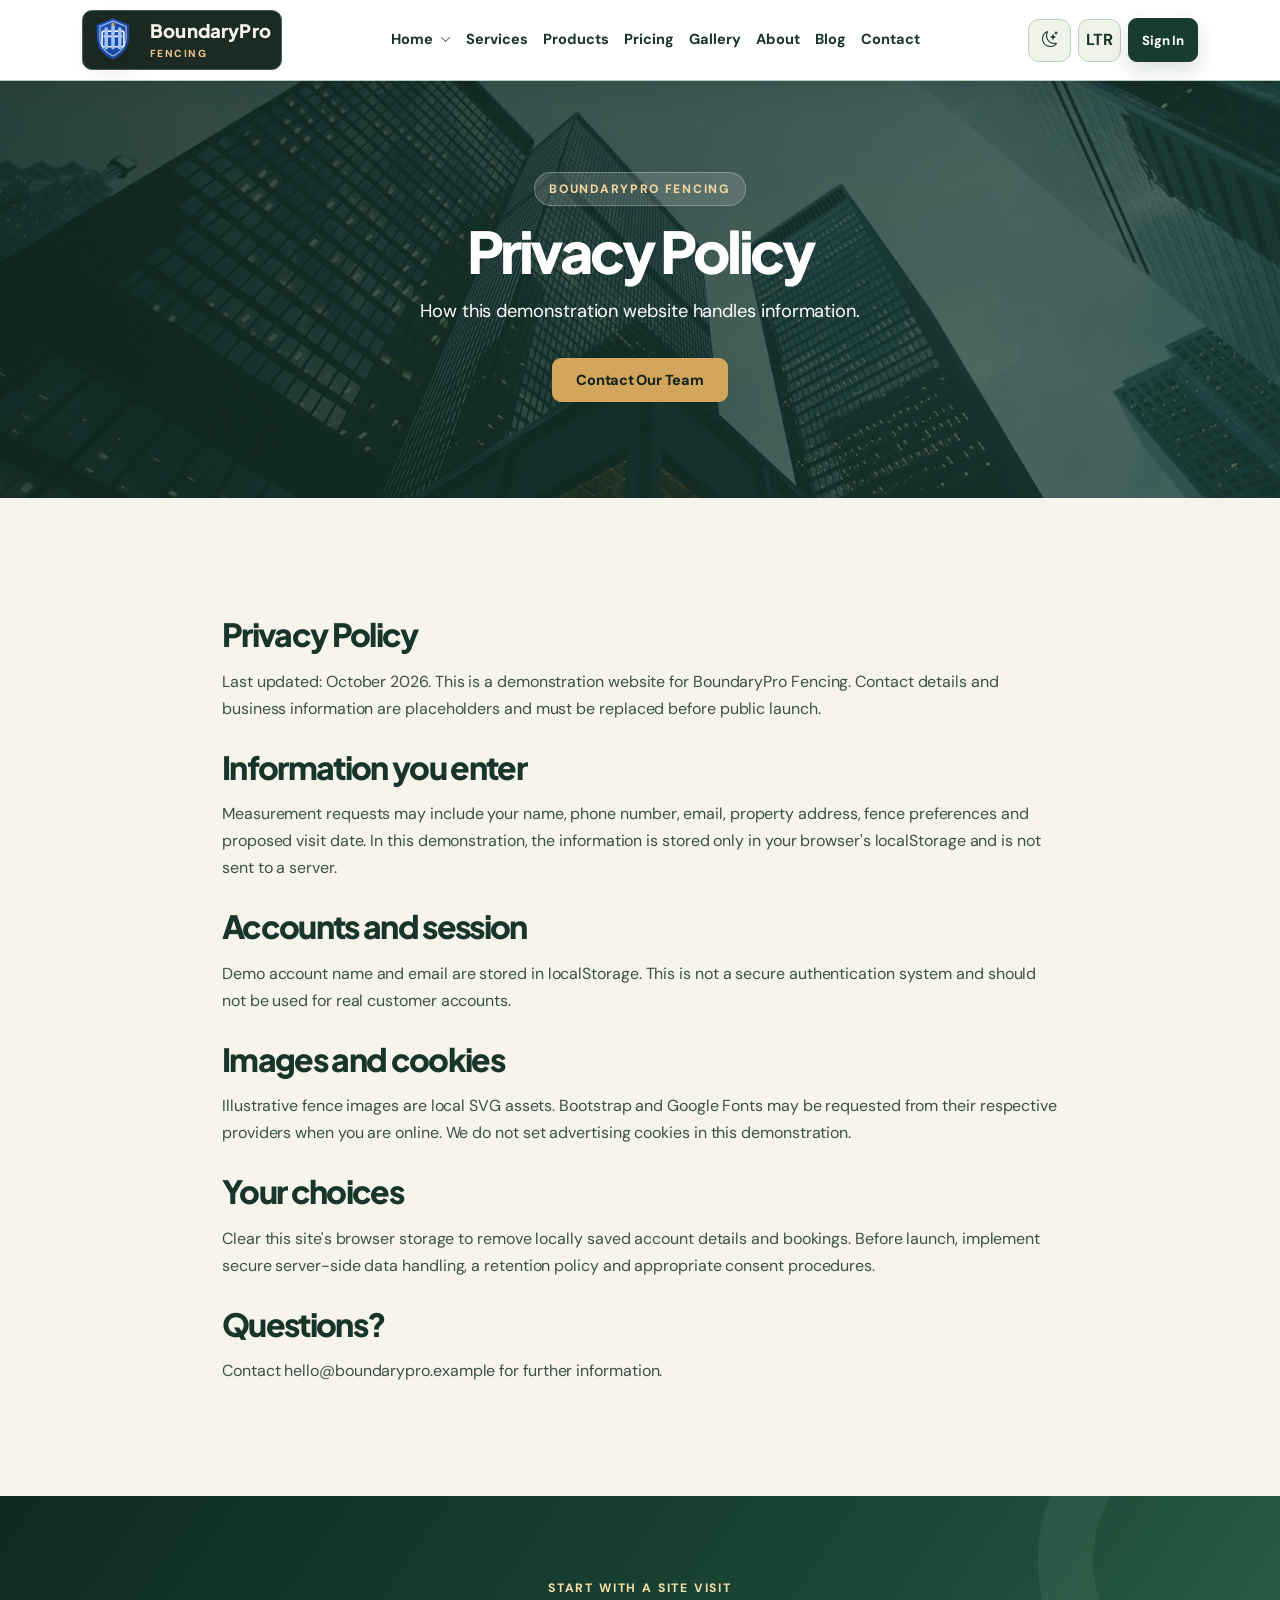
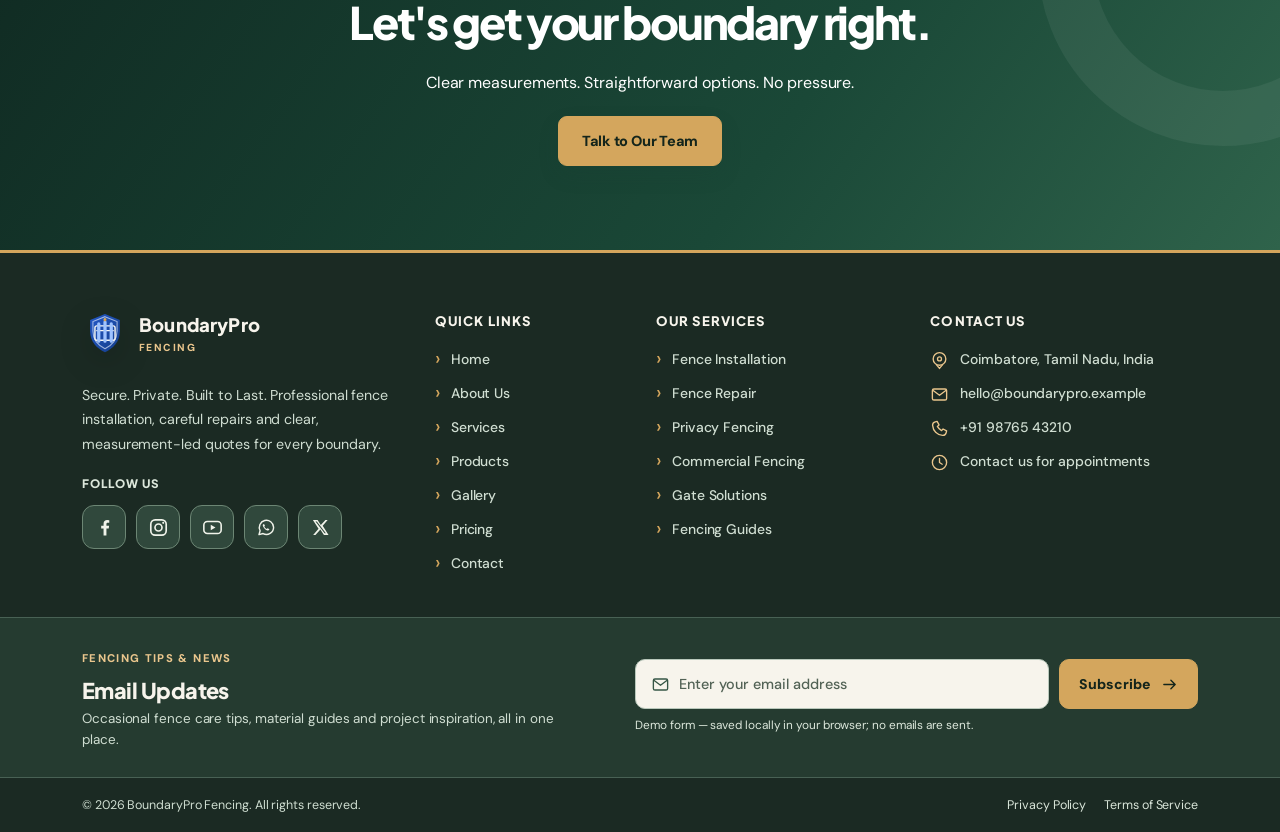
<file: BoundaryPro-Fencing/privacy-policy.html>
<!doctype html><html lang="en"><head><meta charset="UTF-8"><script>
(()=>{try{const t=localStorage.getItem('bp-theme')||((matchMedia('(prefers-color-scheme: dark)').matches)?'dark':'light');document.documentElement.classList.toggle('dark-mode',t==='dark');document.documentElement.dataset.bsTheme=t;document.documentElement.dir=localStorage.getItem('bp-rtl')==='true'?'rtl':'ltr'}catch(e){document.documentElement.dataset.bsTheme='light'}})();
</script><meta name="viewport" content="width=device-width, initial-scale=1"><title>Privacy Policy | BoundaryPro Fencing</title><meta name="description" content="Read how BoundaryPro Fencing demonstration data is handled."><meta property="og:title" content="Privacy Policy | BoundaryPro Fencing"><meta property="og:description" content="Read how BoundaryPro Fencing demonstration data is handled."><meta property="og:type" content="website"><link rel="icon" href="assets/img/logo.svg" type="image/svg+xml"><link href="https://cdn.jsdelivr.net/npm/bootstrap@5.3.3/dist/css/bootstrap.min.css" rel="stylesheet"><link href="https://cdn.jsdelivr.net/npm/bootstrap-icons@1.11.3/font/bootstrap-icons.min.css" rel="stylesheet"><script defer src="https://cdn.jsdelivr.net/npm/bootstrap@5.3.3/dist/js/bootstrap.bundle.min.js"></script>    <link rel="stylesheet" href="assets/css/site.css">
    <link rel="stylesheet" href="assets/css/responsive.css">
    <script defer src="assets/js/site.js"></script>
</head><body><a class="skip-link" href="#page-content">Skip to content</a><div id="site-header"></div><main id="page-content"></main><div id="site-footer"></div><div id="mobile-actions" class="mobile-actions"></div><div id="bp-toasts" class="bp-toast-wrap"></div></body></html>
</file>
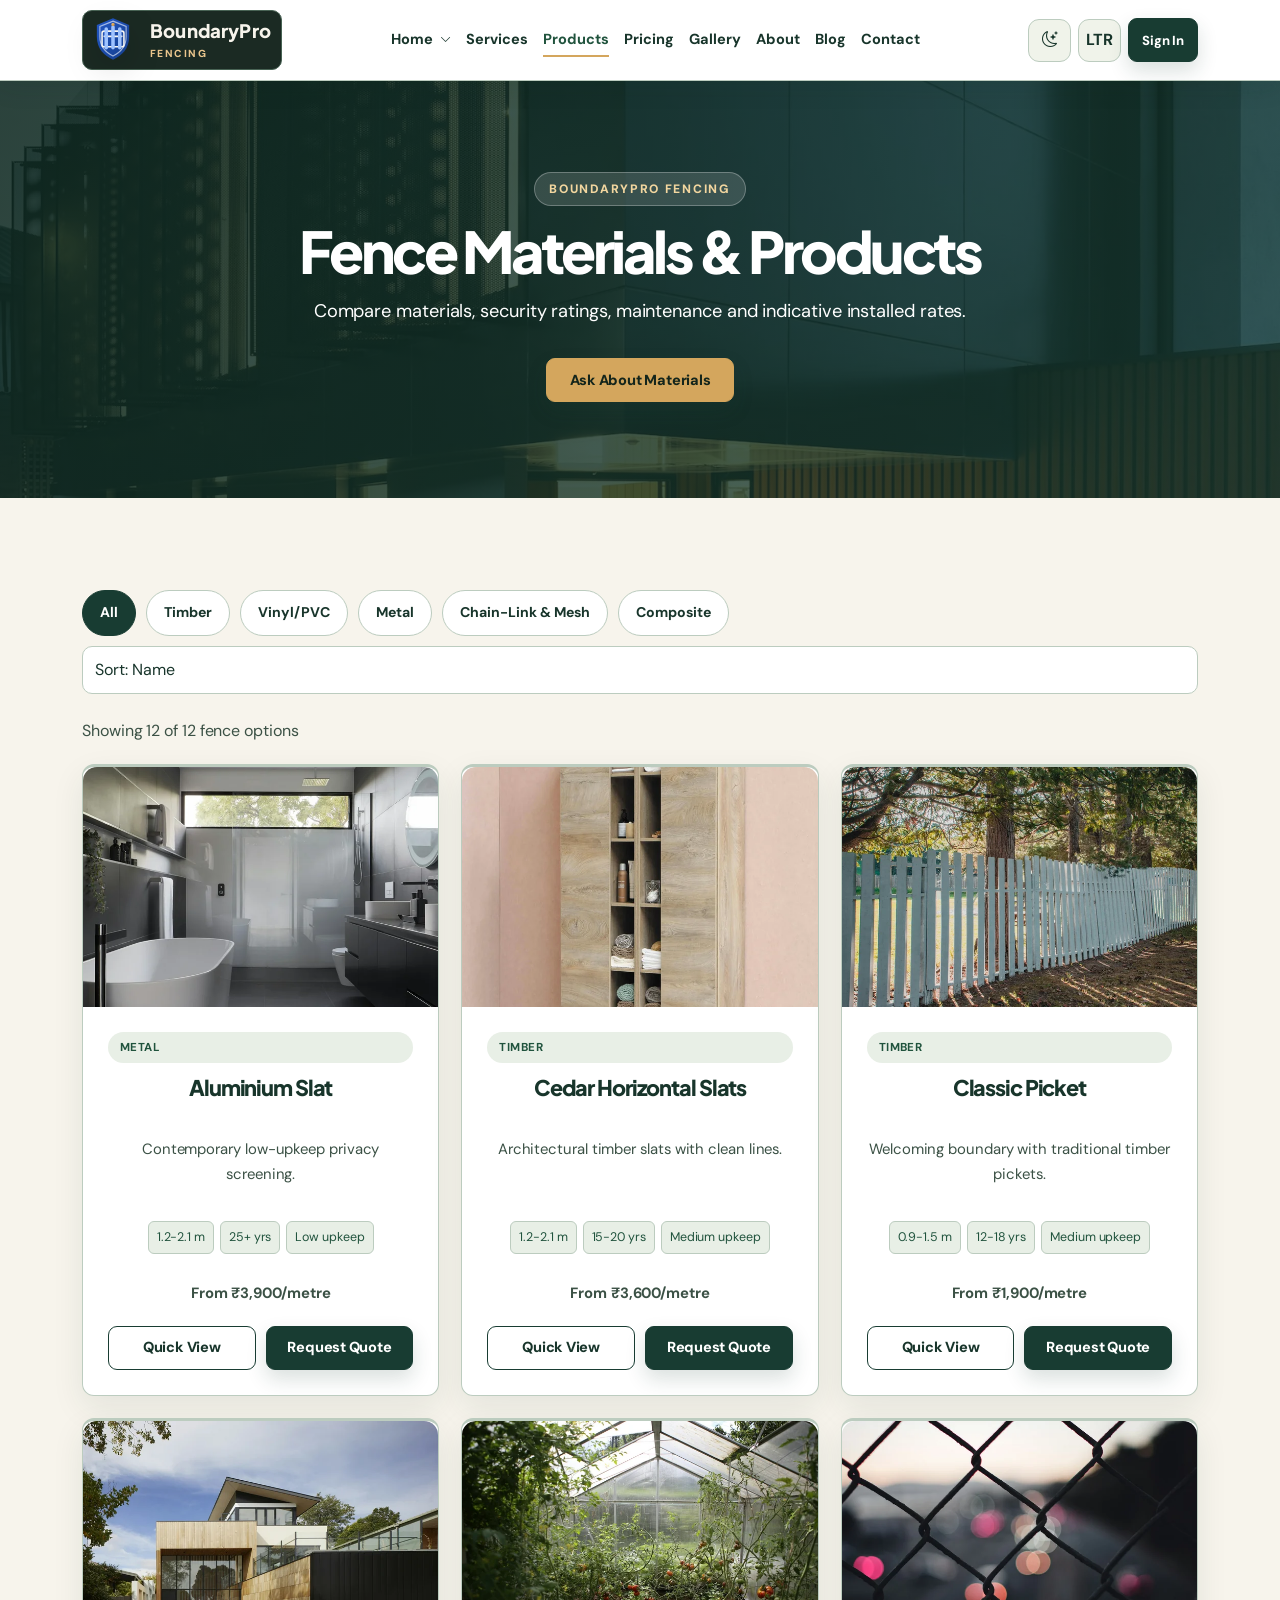
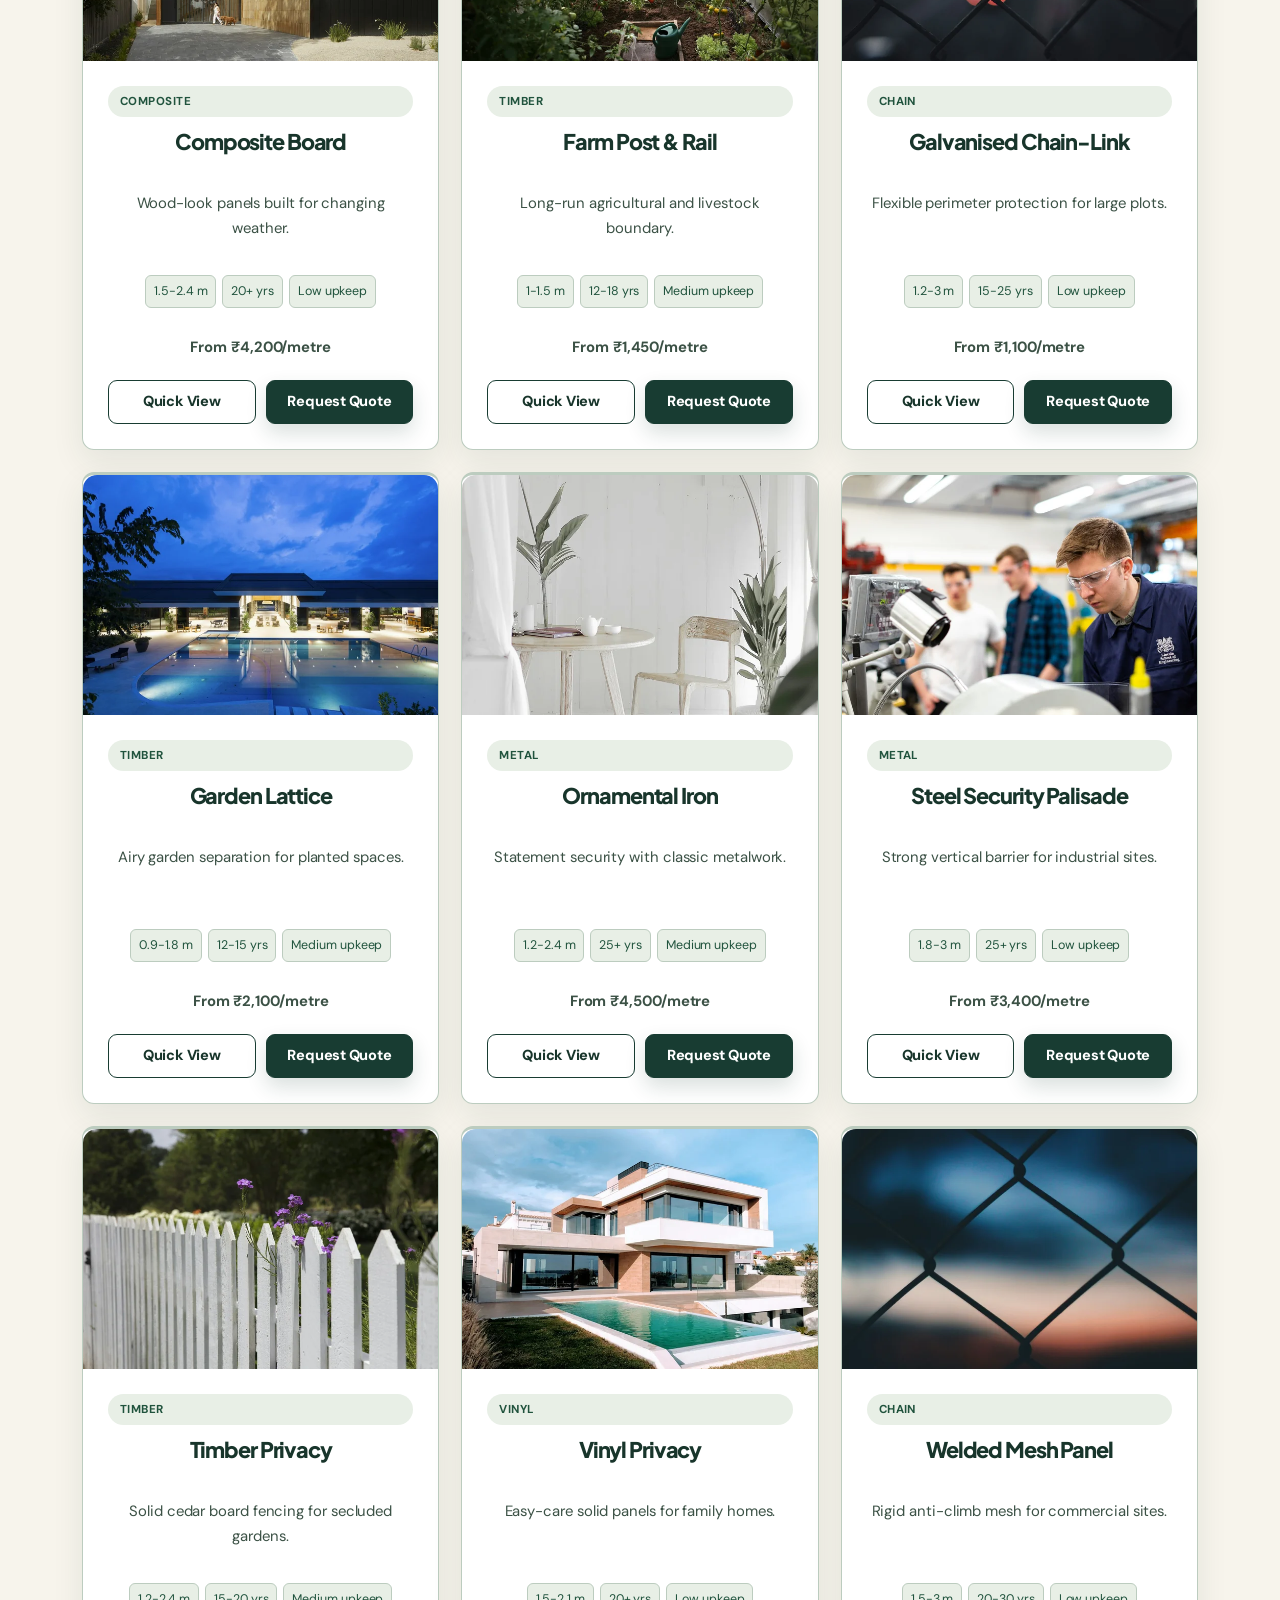
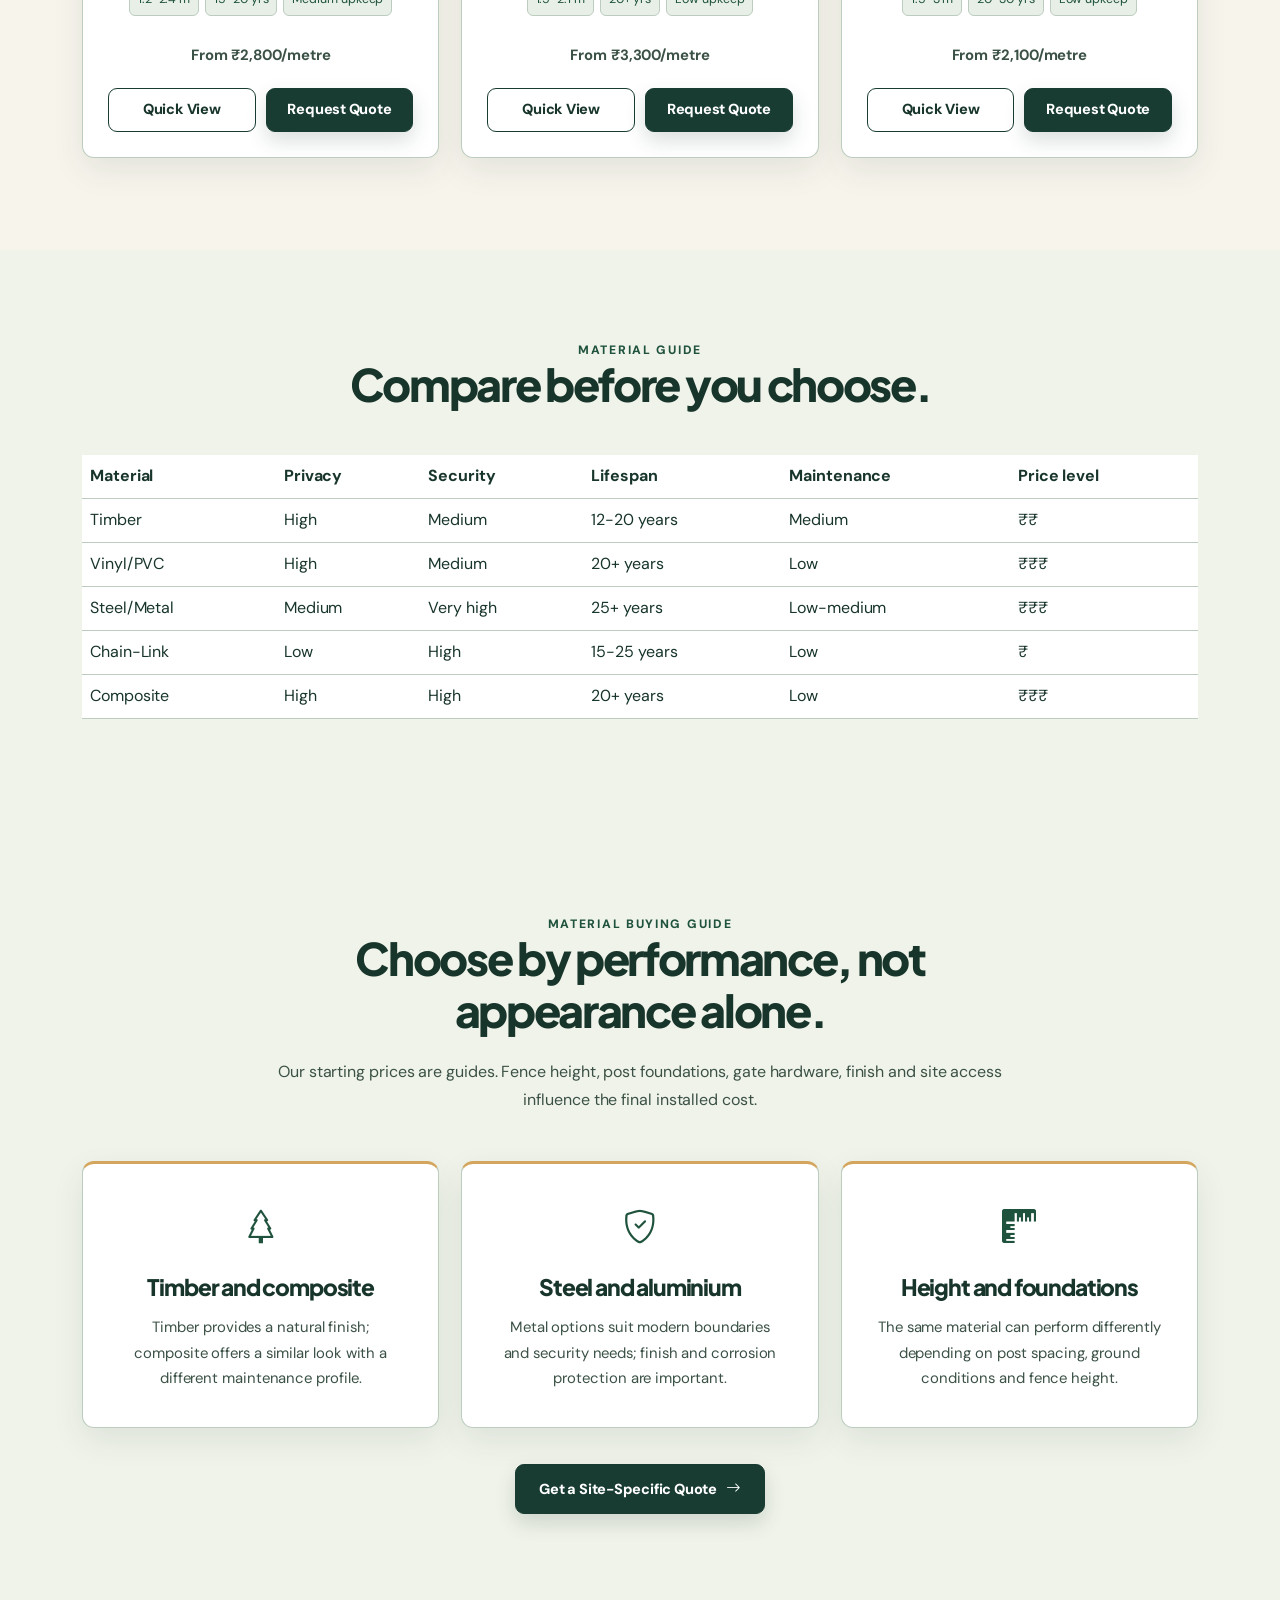
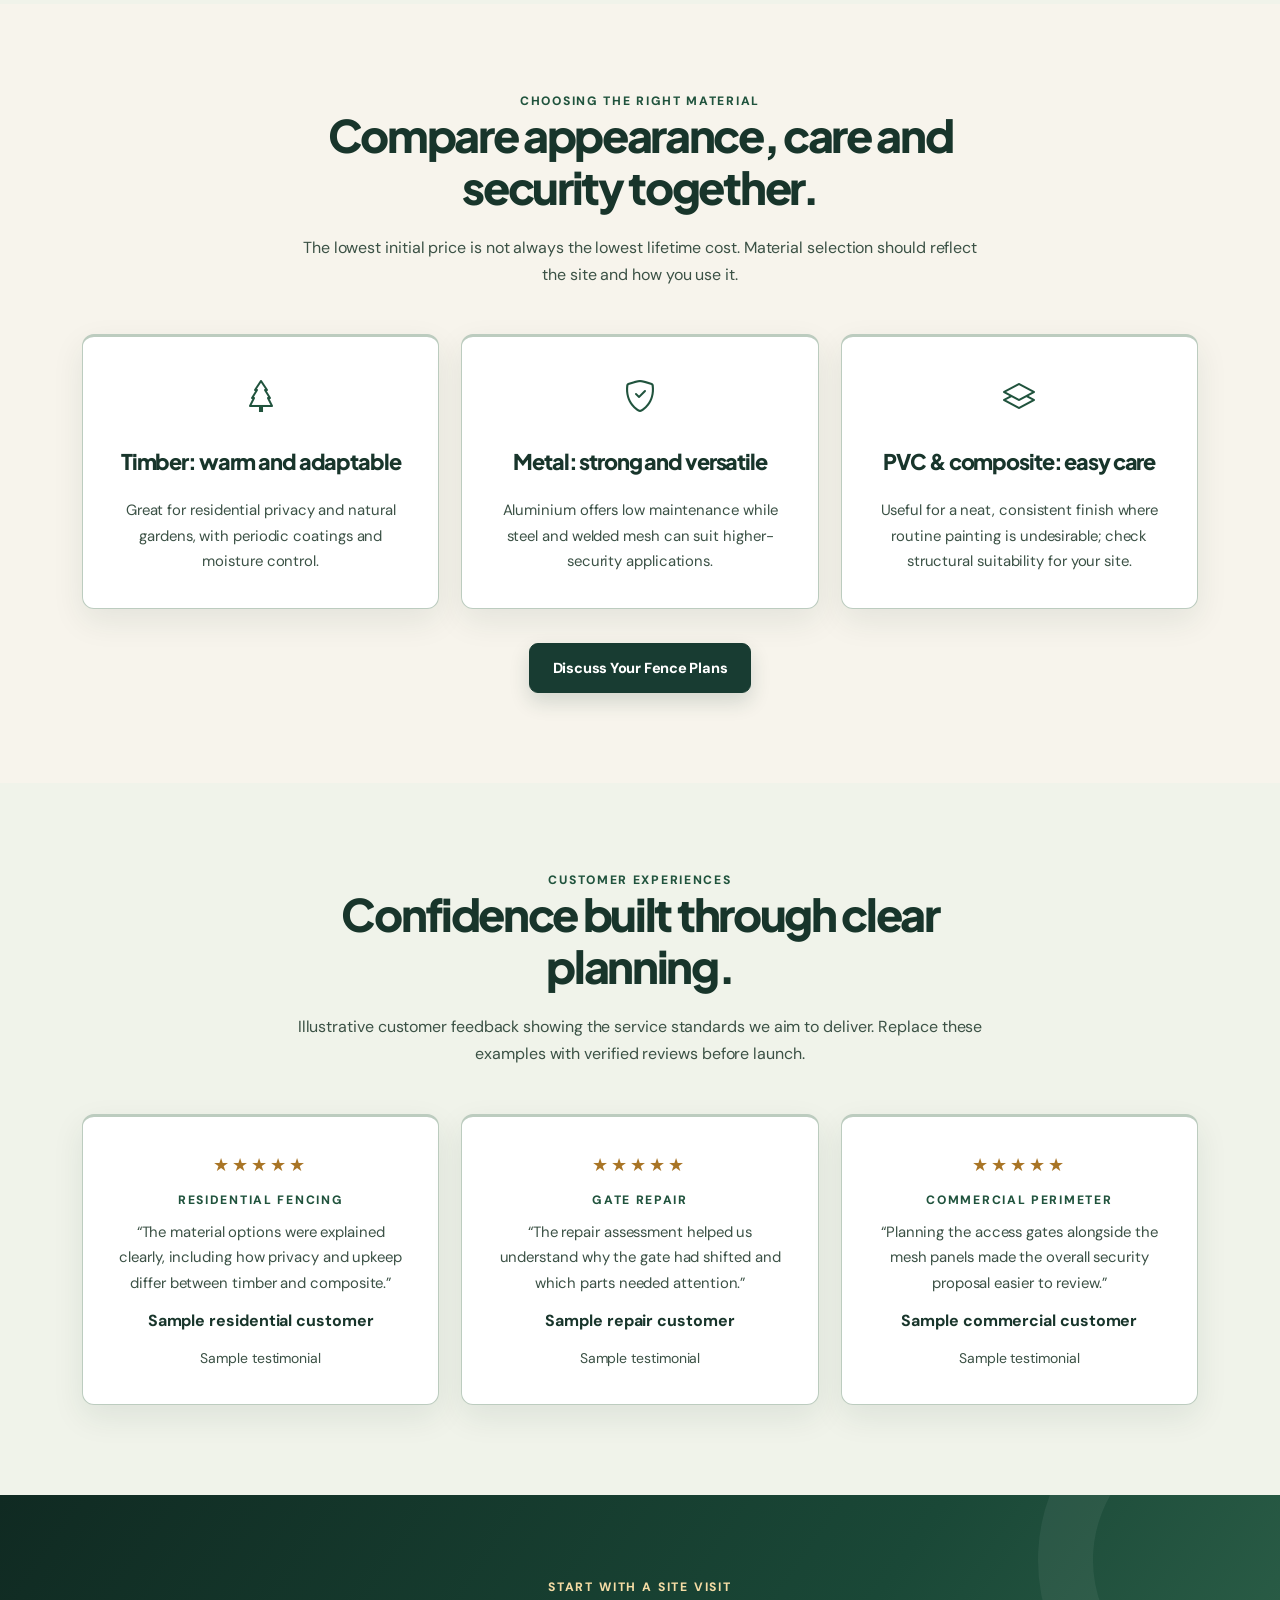
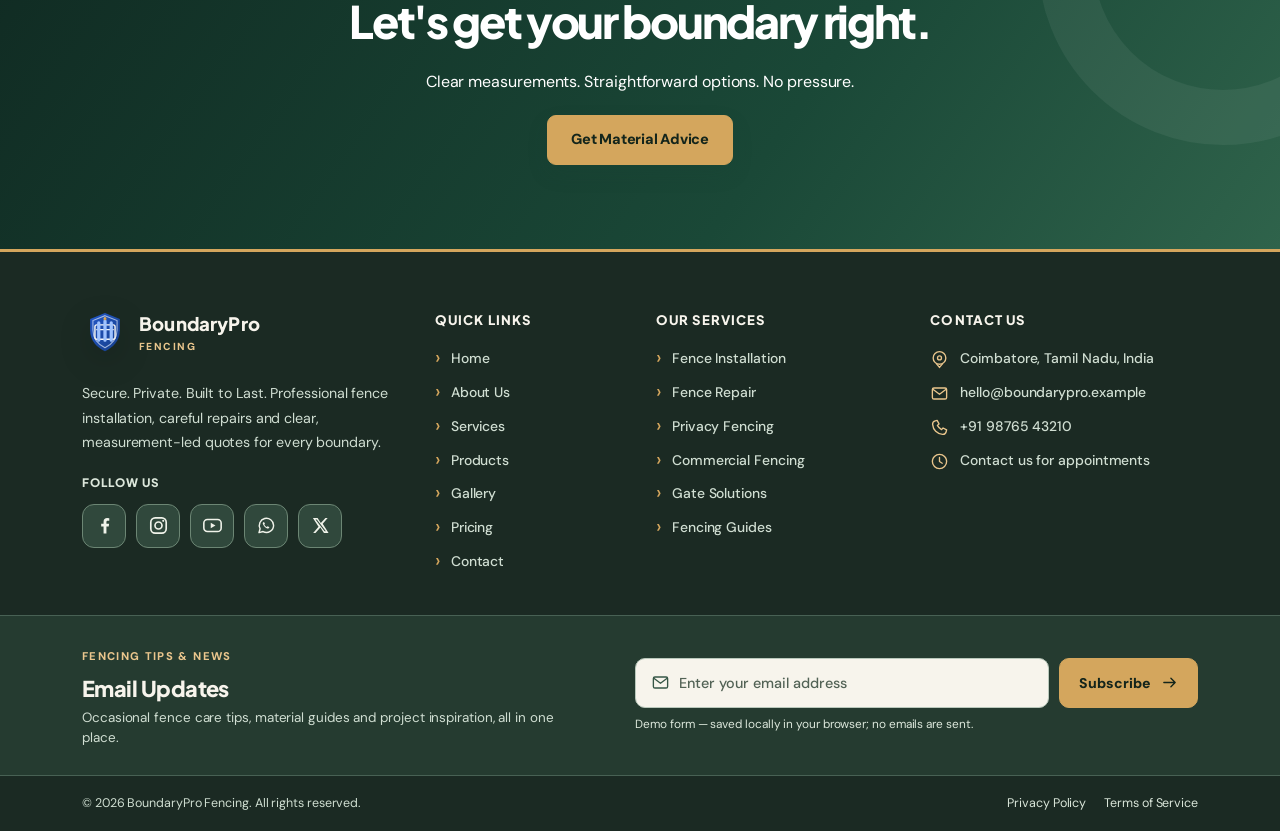
<file: BoundaryPro-Fencing/products.html>
<!doctype html><html lang="en"><head><meta charset="UTF-8"><script>
(()=>{try{const t=localStorage.getItem('bp-theme')||((matchMedia('(prefers-color-scheme: dark)').matches)?'dark':'light');document.documentElement.classList.toggle('dark-mode',t==='dark');document.documentElement.dataset.bsTheme=t;document.documentElement.dir=localStorage.getItem('bp-rtl')==='true'?'rtl':'ltr'}catch(e){document.documentElement.dataset.bsTheme='light'}})();
</script><meta name="viewport" content="width=device-width, initial-scale=1"><title>Fence Materials & Products | BoundaryPro Fencing</title><meta name="description" content="Compare timber, metal, vinyl and composite fence materials."><meta property="og:title" content="Fence Materials & Products | BoundaryPro Fencing"><meta property="og:description" content="Compare timber, metal, vinyl and composite fence materials."><meta property="og:type" content="website"><link rel="icon" href="assets/img/logo.svg" type="image/svg+xml"><link href="https://cdn.jsdelivr.net/npm/bootstrap@5.3.3/dist/css/bootstrap.min.css" rel="stylesheet"><link href="https://cdn.jsdelivr.net/npm/bootstrap-icons@1.11.3/font/bootstrap-icons.min.css" rel="stylesheet"><script defer src="https://cdn.jsdelivr.net/npm/bootstrap@5.3.3/dist/js/bootstrap.bundle.min.js"></script>    <link rel="stylesheet" href="assets/css/site.css">
    <link rel="stylesheet" href="assets/css/responsive.css">
    <script defer src="assets/js/site.js"></script>
</head><body><a class="skip-link" href="#page-content">Skip to content</a><div id="site-header"></div><main id="page-content"></main><div id="site-footer"></div><div id="mobile-actions" class="mobile-actions"></div><div id="bp-toasts" class="bp-toast-wrap"></div></body></html>
</file>
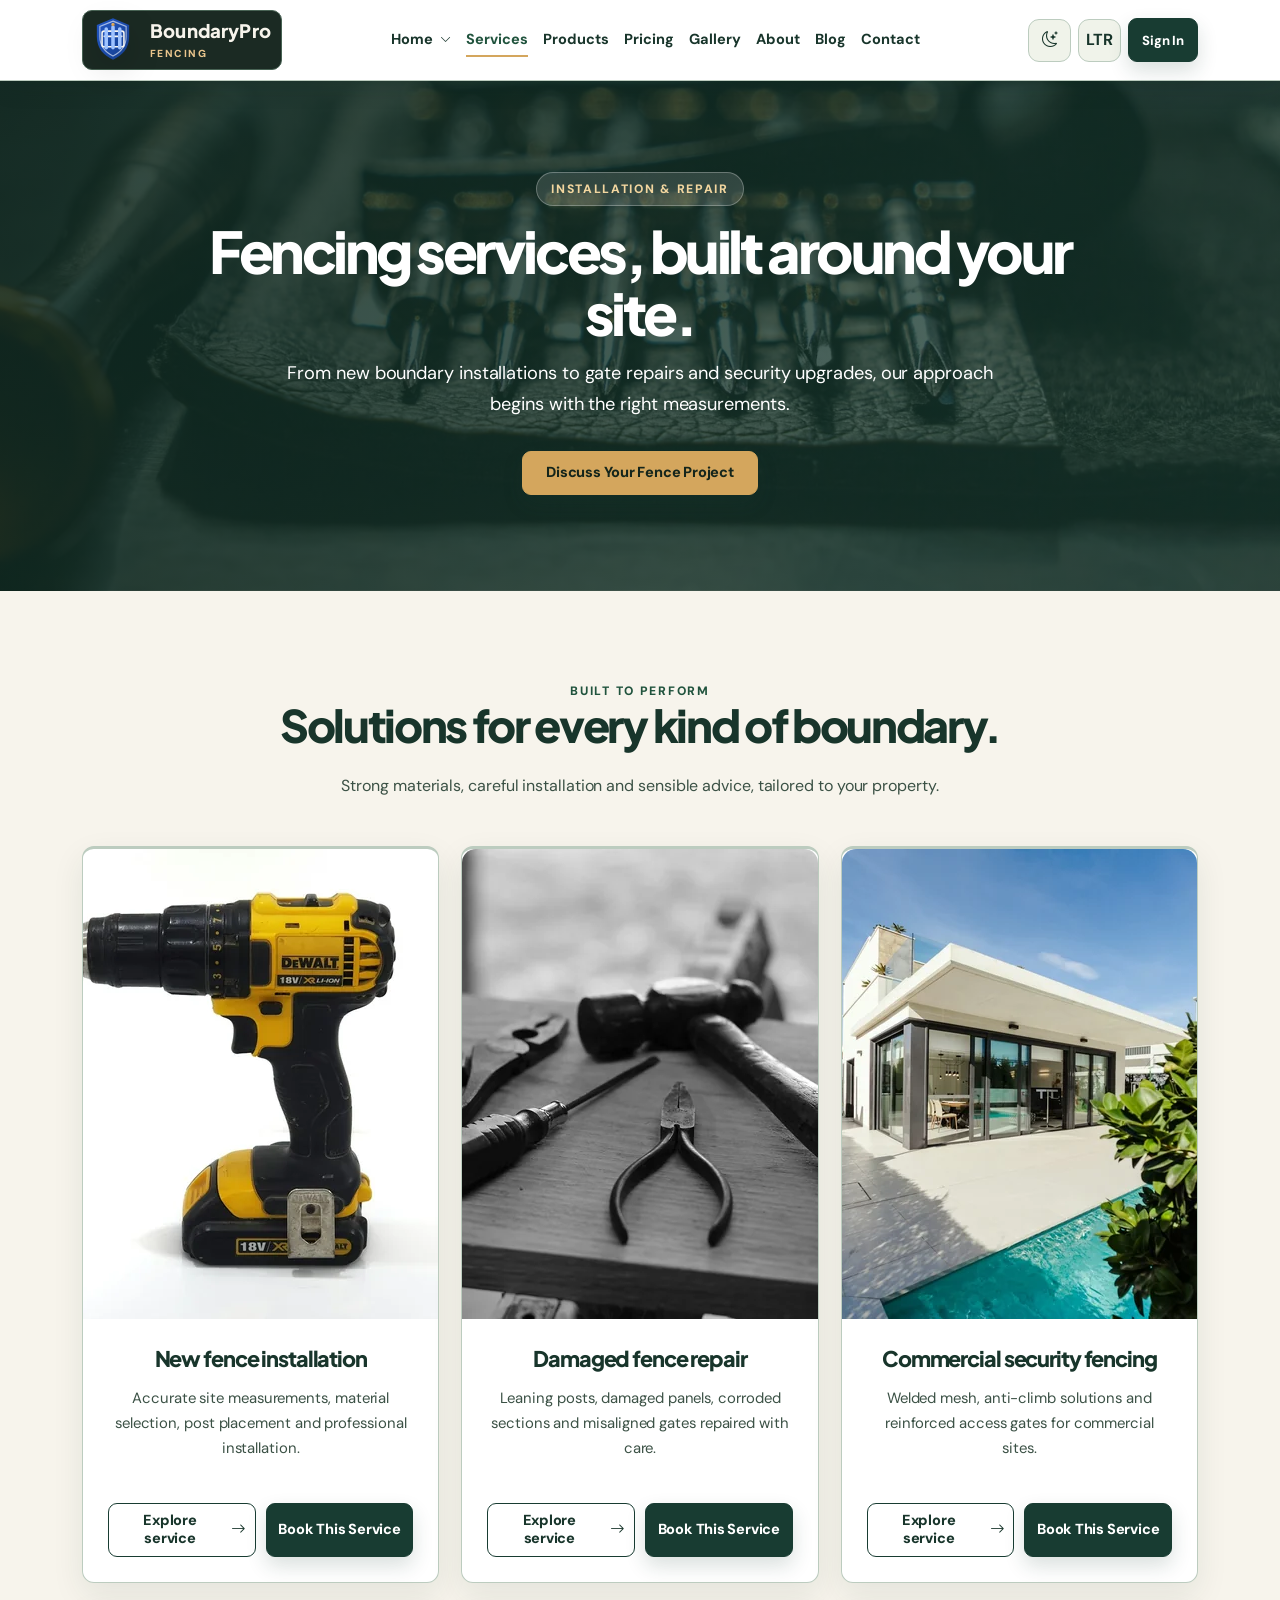
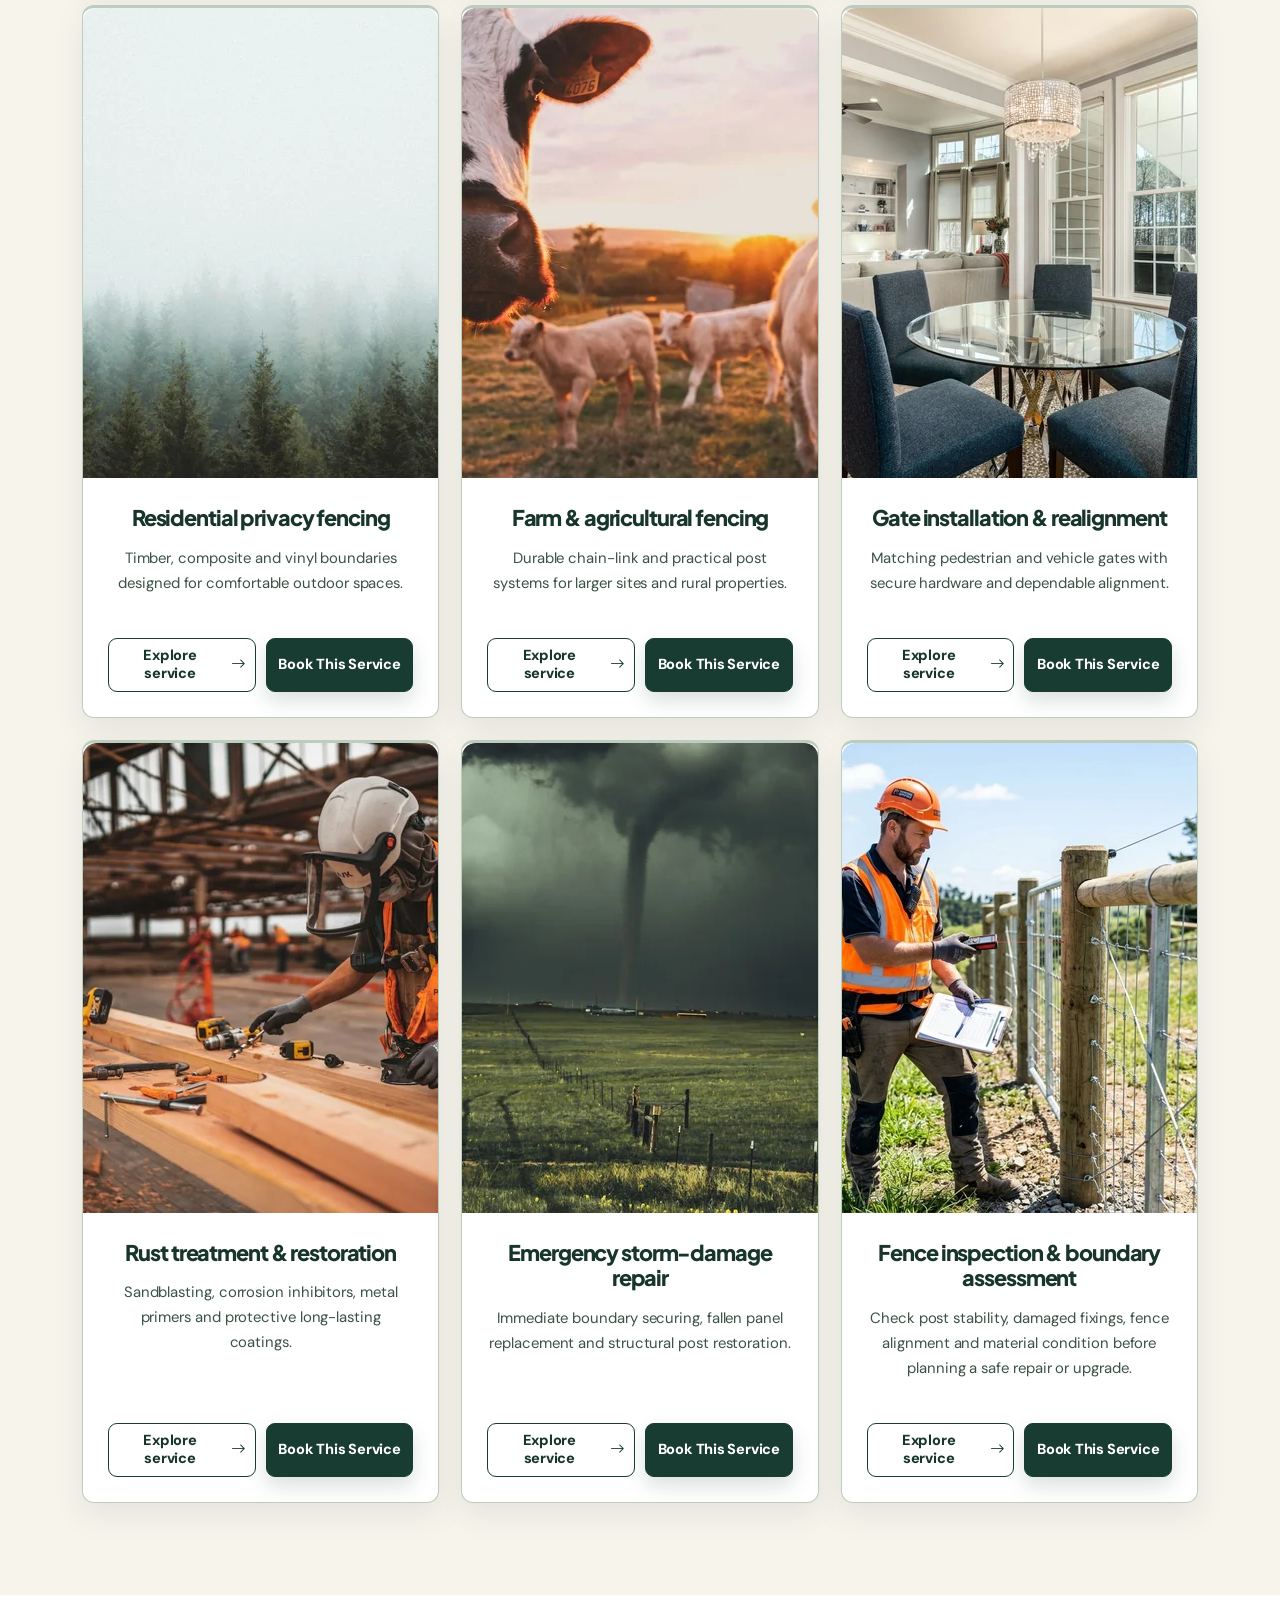
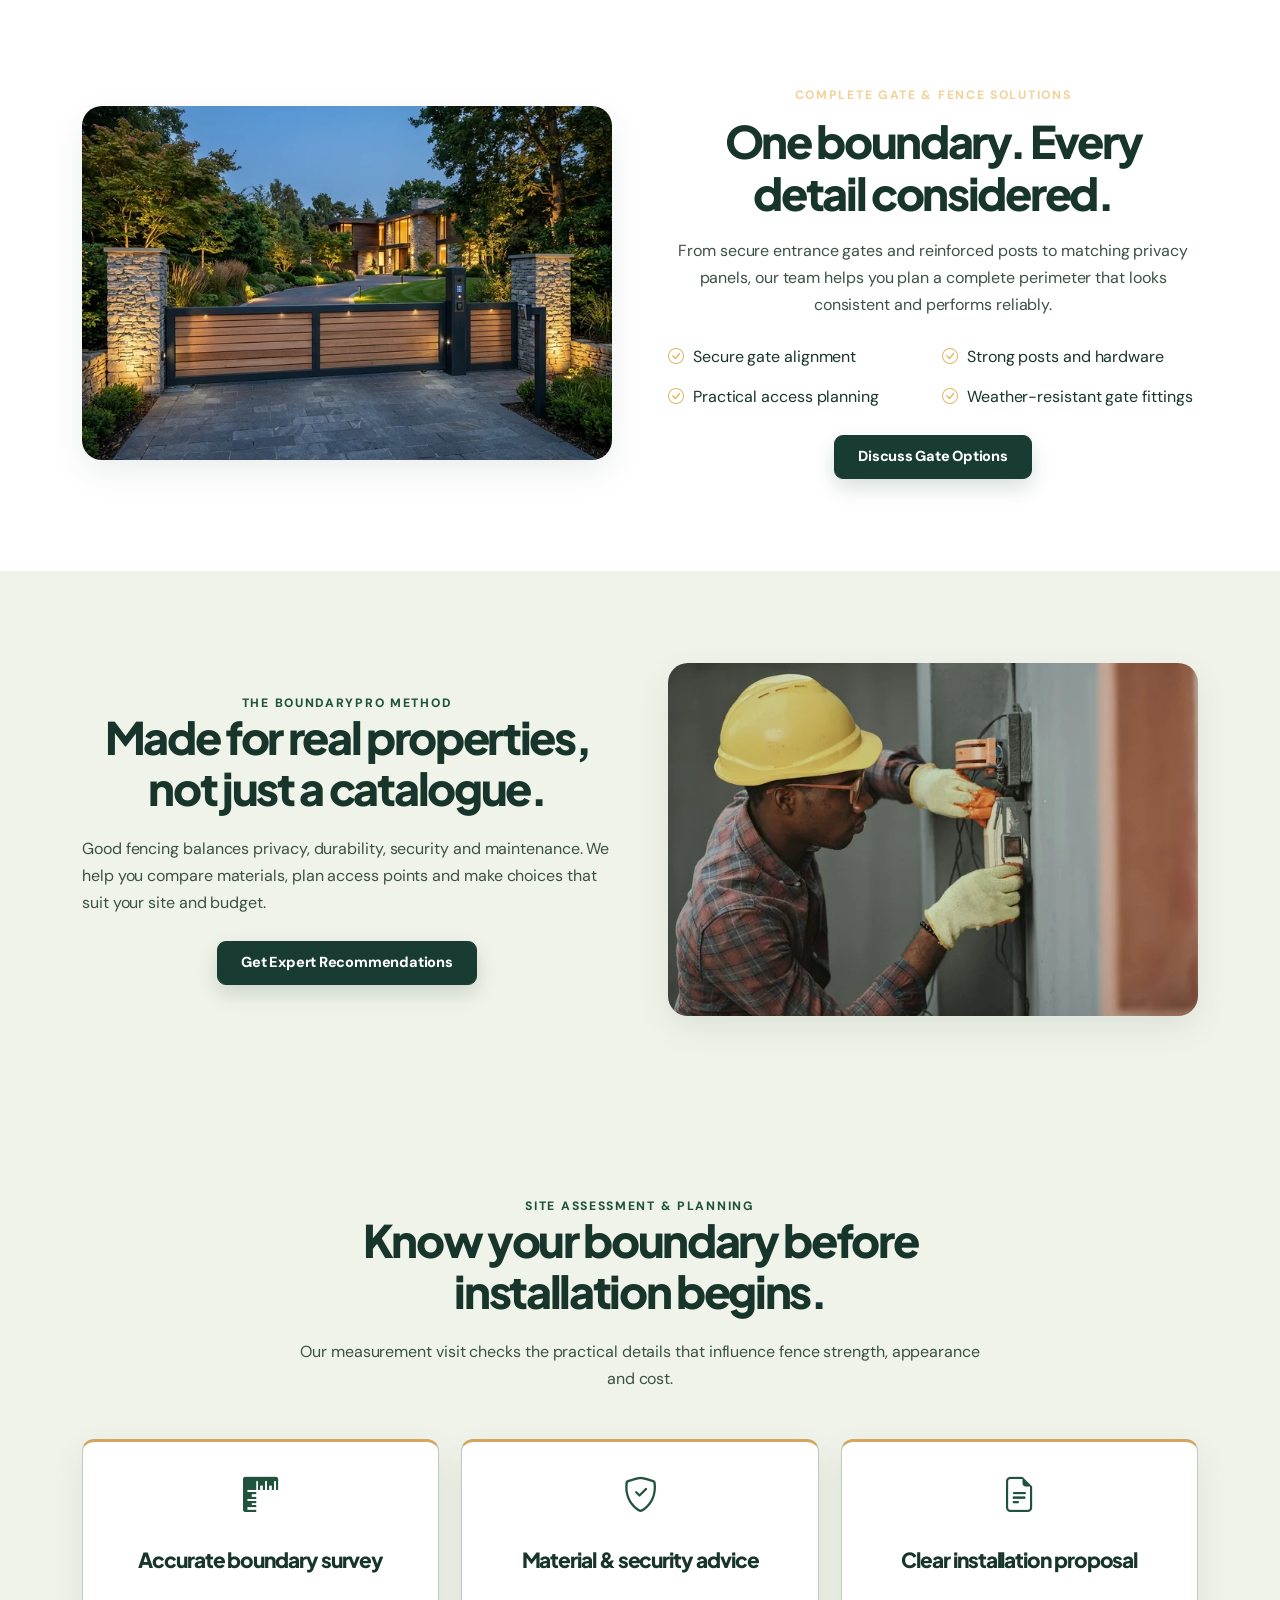
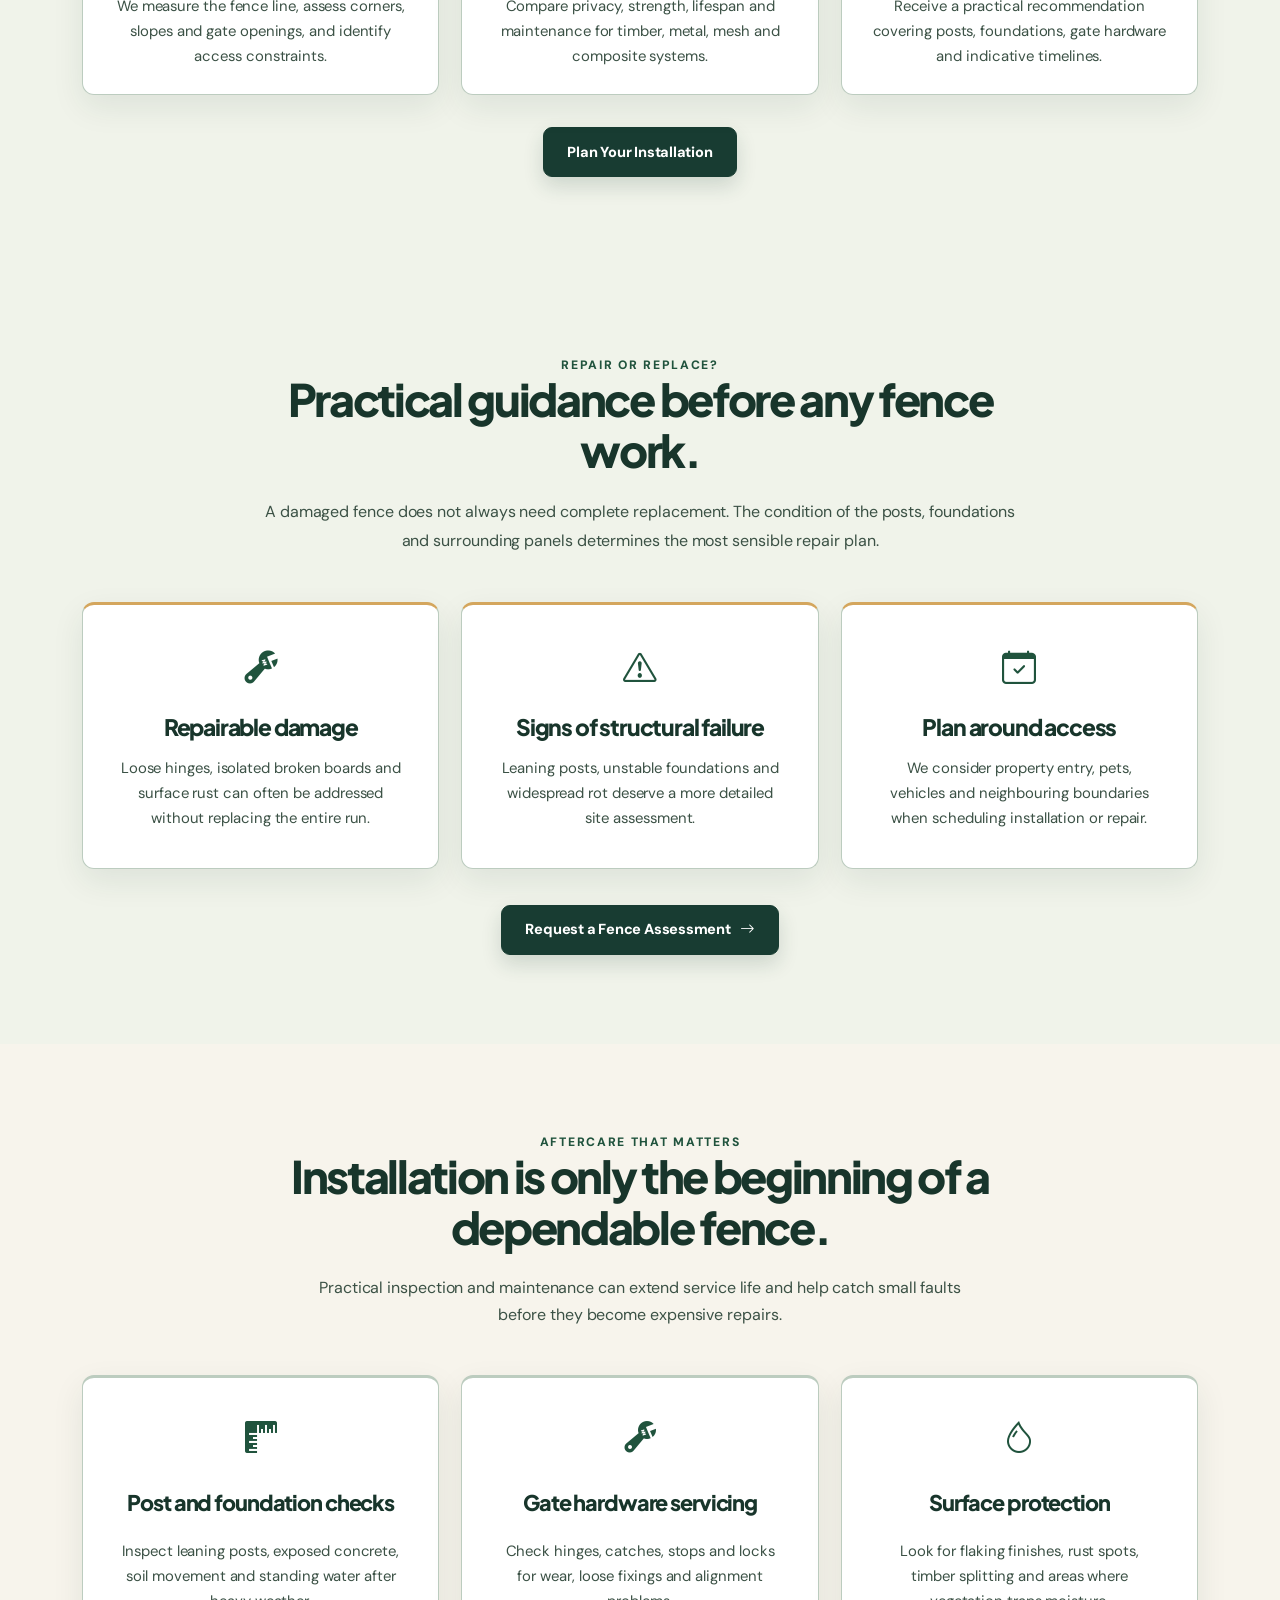
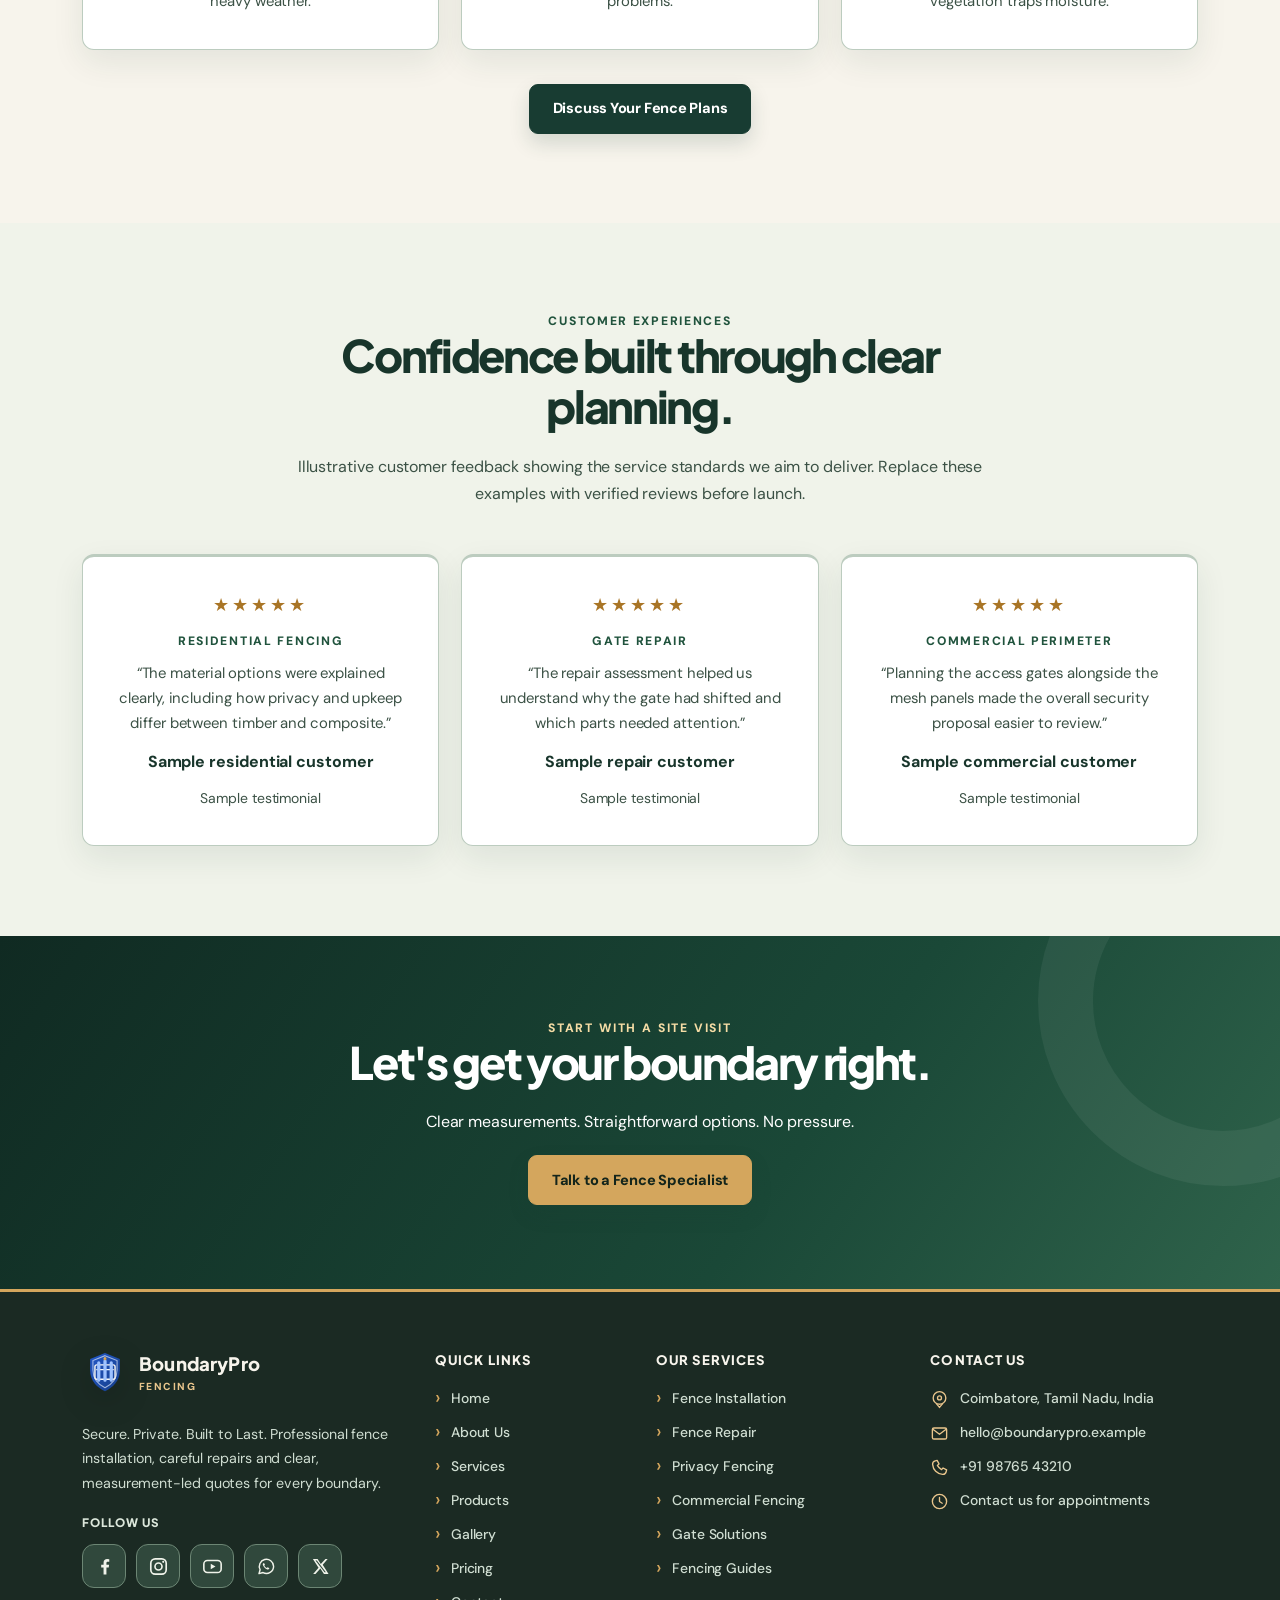
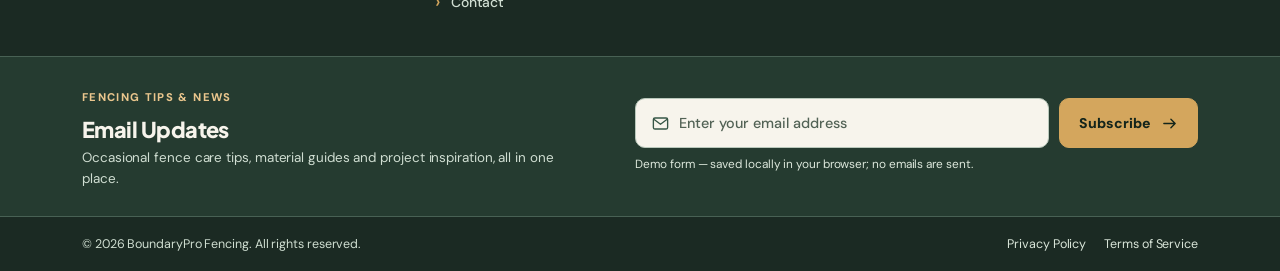
<file: BoundaryPro-Fencing/services.html>
<!doctype html><html lang="en"><head><meta charset="UTF-8"><script>
(()=>{try{const t=localStorage.getItem('bp-theme')||((matchMedia('(prefers-color-scheme: dark)').matches)?'dark':'light');document.documentElement.classList.toggle('dark-mode',t==='dark');document.documentElement.dataset.bsTheme=t;document.documentElement.dir=localStorage.getItem('bp-rtl')==='true'?'rtl':'ltr'}catch(e){document.documentElement.dataset.bsTheme='light'}})();
</script><meta name="viewport" content="width=device-width, initial-scale=1"><title>Fence Installation and Repair Services | BoundaryPro Fencing</title><meta name="description" content="Residential, farm and commercial fence installation, repair and security upgrades."><meta property="og:title" content="Fence Materials & Products | BoundaryPro Fencing"><meta property="og:description" content="Compare timber, metal, vinyl and composite fence materials."><meta property="og:type" content="website"><link rel="icon" href="assets/img/logo.svg" type="image/svg+xml"><link href="https://cdn.jsdelivr.net/npm/bootstrap@5.3.3/dist/css/bootstrap.min.css" rel="stylesheet"><link href="https://cdn.jsdelivr.net/npm/bootstrap-icons@1.11.3/font/bootstrap-icons.min.css" rel="stylesheet"><script defer src="https://cdn.jsdelivr.net/npm/bootstrap@5.3.3/dist/js/bootstrap.bundle.min.js"></script>    <link rel="stylesheet" href="assets/css/site.css">
    <link rel="stylesheet" href="assets/css/responsive.css">
    <script defer src="assets/js/site.js"></script>
</head><body><a class="skip-link" href="#page-content">Skip to content</a><div id="site-header"></div><main id="page-content"></main><div id="site-footer"></div><div id="mobile-actions" class="mobile-actions"></div><div id="bp-toasts" class="bp-toast-wrap"></div></body></html>
</file>
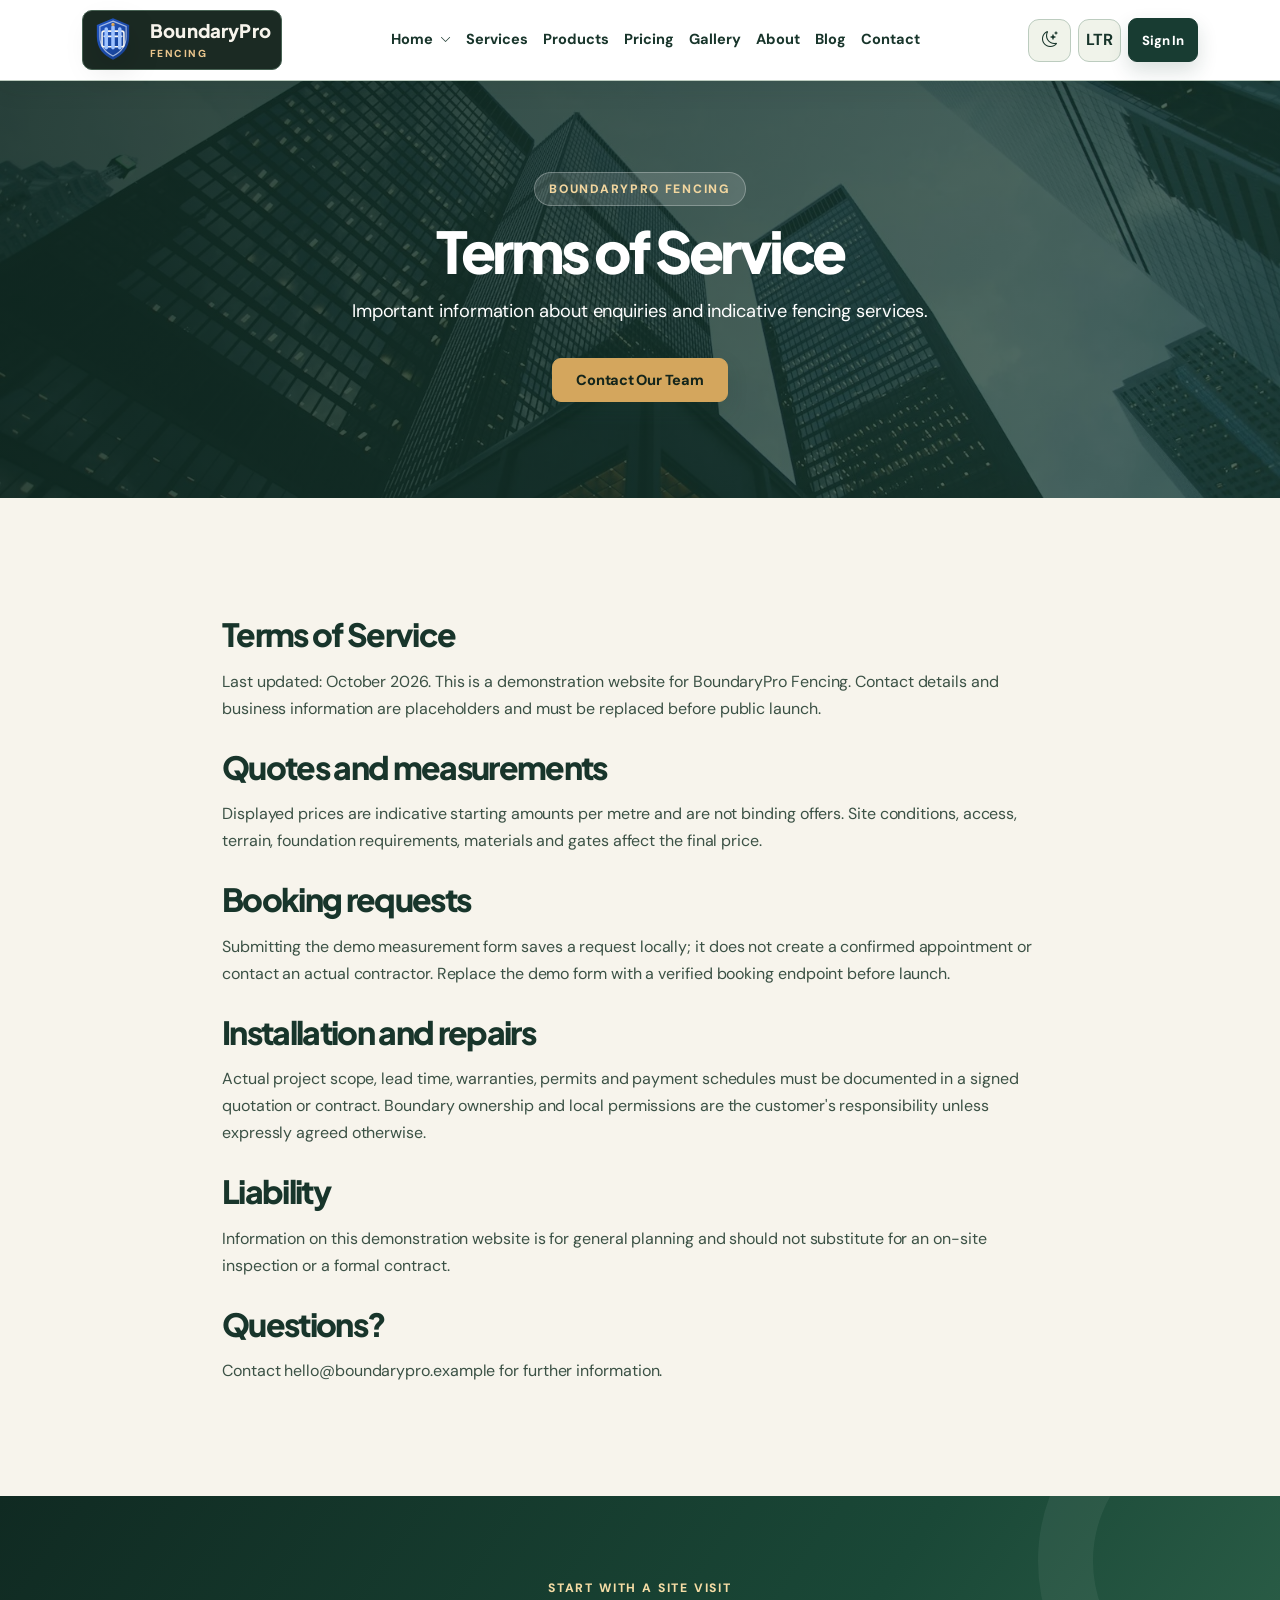
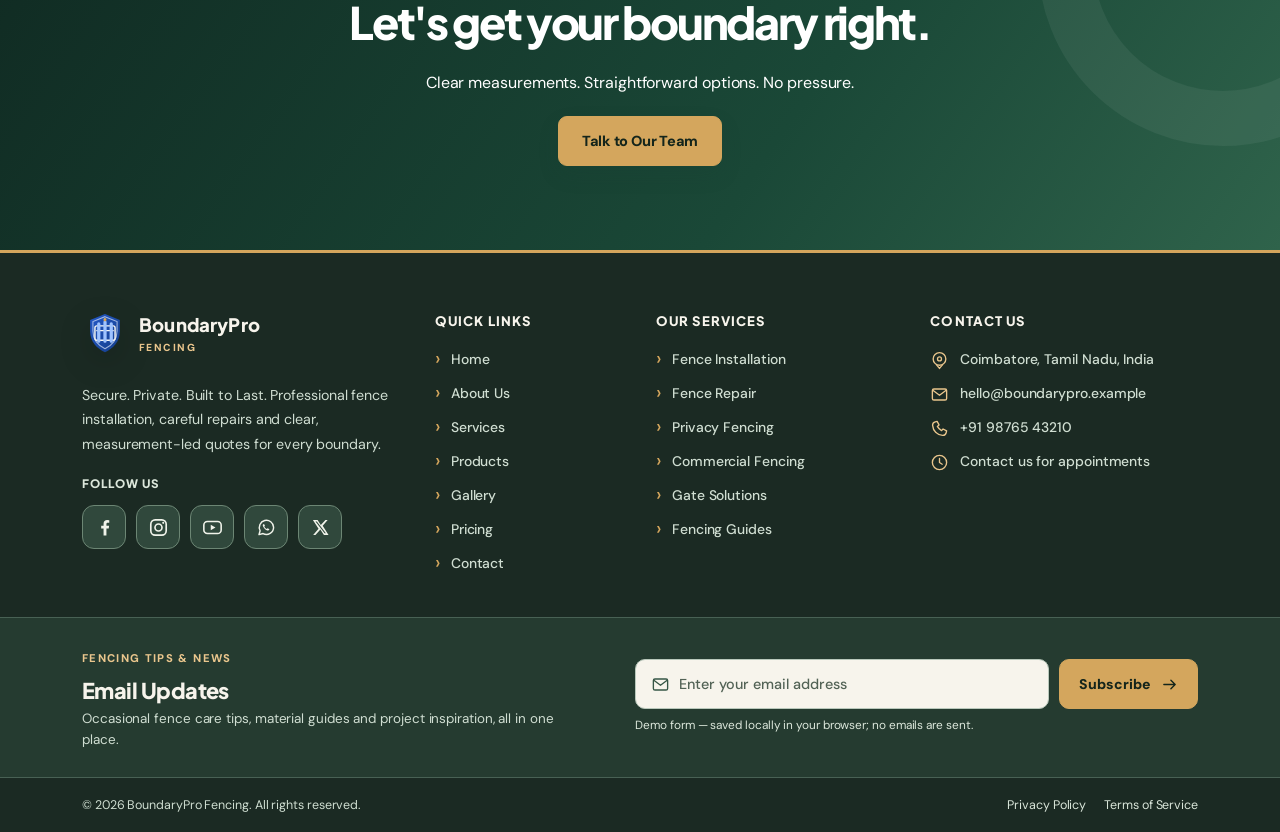
<file: BoundaryPro-Fencing/terms-of-service.html>
<!doctype html><html lang="en"><head><meta charset="UTF-8"><script>
(()=>{try{const t=localStorage.getItem('bp-theme')||((matchMedia('(prefers-color-scheme: dark)').matches)?'dark':'light');document.documentElement.classList.toggle('dark-mode',t==='dark');document.documentElement.dataset.bsTheme=t;document.documentElement.dir=localStorage.getItem('bp-rtl')==='true'?'rtl':'ltr'}catch(e){document.documentElement.dataset.bsTheme='light'}})();
</script><meta name="viewport" content="width=device-width, initial-scale=1"><title>Terms of Service | BoundaryPro Fencing</title><meta name="description" content="Read the terms for fence measurements and indicative pricing."><meta property="og:title" content="Terms of Service | BoundaryPro Fencing"><meta property="og:description" content="Read the terms for fence measurements and indicative pricing."><meta property="og:type" content="website"><link rel="icon" href="assets/img/logo.svg" type="image/svg+xml"><link href="https://cdn.jsdelivr.net/npm/bootstrap@5.3.3/dist/css/bootstrap.min.css" rel="stylesheet"><link href="https://cdn.jsdelivr.net/npm/bootstrap-icons@1.11.3/font/bootstrap-icons.min.css" rel="stylesheet"><script defer src="https://cdn.jsdelivr.net/npm/bootstrap@5.3.3/dist/js/bootstrap.bundle.min.js"></script>    <link rel="stylesheet" href="assets/css/site.css">
    <link rel="stylesheet" href="assets/css/responsive.css">
    <script defer src="assets/js/site.js"></script>
</head><body><a class="skip-link" href="#page-content">Skip to content</a><div id="site-header"></div><main id="page-content"></main><div id="site-footer"></div><div id="mobile-actions" class="mobile-actions"></div><div id="bp-toasts" class="bp-toast-wrap"></div></body></html>
</file>
<file: BoundaryPro-Fencing/assets/css/site.css>
@import url('https://fonts.googleapis.com/css2?family=DM+Sans:wght@400;500;600;700&family=Plus+Jakarta+Sans:wght@400;500;600;700;800&display=swap');
@import url('https://fonts.googleapis.com/css2?family=DM+Sans:wght@400;500;600;700&family=Manrope:wght@400;500;600;700;800&display=swap');


/* ===== ORIGINAL: style.css ===== */
:root{--bg:#F6F1EA;--surface:#fff;--text:#1C2024;--muted:#4B5560;--border:#DDD5CA;--steel:#2B3640;--accent:#B4532A;--accent-text:#8F3F1F;--radius:6px;--shadow:0 5px 0 rgba(28,32,36,.045)}html.dark-mode{--bg:#12161A;--surface:#1A2026;--text:#F1EEE9;--muted:#A9B2BB;--border:#39434C;--steel:#E2E7EA;--accent-text:#E8946C}*{box-sizing:border-box}html{scroll-behavior:smooth;scroll-padding-top:90px}body{margin:0;background:var(--bg);color:var(--text);font:400 16px/1.65 Barlow,sans-serif;padding-top:76px;overflow-x:hidden}a{color:inherit;text-decoration:none}a:hover{color:var(--accent-text)}button,input,select,textarea{font:inherit}button{cursor:pointer}img{max-width:100%;display:block}h1,h2,h3,h4{font-family:'Barlow Condensed',sans-serif;line-height:1.07;font-weight:700;margin:0 0 .5em;letter-spacing:.005em}h1{font-size:clamp(3rem,6.4vw,6rem)}h2{font-size:clamp(2.25rem,4vw,3.7rem)}h3{font-size:1.65rem}p{margin:0 0 1.2rem;color:var(--muted)}.container{width:min(1200px,calc(100% - 40px));margin-inline:auto}.section{padding:88px 0}.section-alt{background:var(--surface)}.section-head{text-align:center;max-width:760px;margin:0 auto 40px}.eyebrow,.hero-kicker{font:700 .85rem Barlow,sans-serif;letter-spacing:.15em;text-transform:uppercase;color:var(--accent-text)}.grid{display:grid;gap:22px}.grid-3{grid-template-columns:repeat(3,minmax(0,1fr))}.grid-4{grid-template-columns:repeat(4,minmax(0,1fr))}.card{background:var(--surface);border:1px solid var(--border);border-top:3px solid var(--accent);border-radius:var(--radius);box-shadow:var(--shadow);overflow:hidden;height:100%;display:flex;flex-direction:column}.card-body{padding:24px;display:flex;flex-direction:column;flex:1}.card-body .actions{margin-top:auto;padding-top:18px}.card img{width:100%;aspect-ratio:1.48;object-fit:cover}.card p{font-size:.96rem}.btn{display:inline-flex;justify-content:center;align-items:center;gap:9px;min-height:44px;padding:9px 20px;border-radius:var(--radius);font-weight:700;font-size:.96rem;border:1px solid transparent;transition:transform .18s,background .18s,border-color .18s;white-space:normal;text-align:center}.btn:hover{transform:translateY(-2px)}.btn-primary{background:var(--accent);border-color:var(--accent);color:#fff!important}.btn-primary:hover{background:#934020;border-color:#934020}.btn-outline{background:transparent;border-color:var(--border);color:var(--text)}.btn-outline:hover{border-color:var(--accent);color:var(--accent-text)}.btn-ghost{background:transparent;color:var(--text)}.btn-sm{min-height:38px;padding:6px 13px}.btn-lg{min-height:50px;padding:11px 25px}a:focus-visible,button:focus-visible,input:focus-visible,select:focus-visible,textarea:focus-visible{outline:3px solid #db966d;outline-offset:3px}.site-header{position:fixed;inset:0 0 auto;z-index:1050;background:var(--surface);border-bottom:1px solid var(--border);box-shadow:0 3px 18px rgba(0,0,0,.09)}.header-inner{height:76px;display:flex;align-items:center;justify-content:space-between;gap:20px}.brand{display:inline-flex;align-items:center;gap:9px;flex-shrink:0}.brand img{width:46px;height:46px}.brand-words{display:flex;flex-direction:column;line-height:.9}.brand-words strong{font:700 1.58rem 'Barlow Condensed',sans-serif;color:var(--text)}.brand-words small{font:700 .84rem 'Barlow Condensed',sans-serif;color:var(--accent-text);letter-spacing:.18em;text-transform:uppercase;margin-top:6px}.desktop-links{display:flex;align-items:center;gap:26px}.nav-link{font-weight:700;color:var(--muted);padding:9px 0;border-bottom:2px solid transparent}.nav-link.active,.nav-link:hover{color:var(--text);border-color:var(--accent)}.header-controls{display:flex;align-items:center;gap:9px}.icon-btn{display:inline-grid;place-items:center;width:42px;height:42px;min-width:42px;background:var(--surface);border:1px solid var(--border);border-radius:var(--radius);color:var(--text);font-weight:700}.icon-btn:hover{border-color:var(--accent)}.hamburger{display:none}.profile-wrap{position:relative}.profile-trigger{max-width:150px;overflow:hidden;text-overflow:ellipsis}.profile-menu{display:none;position:absolute;inset-inline-end:0;top:calc(100% + 10px);min-width:175px;background:var(--surface);border:1px solid var(--border);box-shadow:0 12px 25px #0002;z-index:4}.profile-wrap.open .profile-menu{display:flex;flex-direction:column}.profile-menu a,.profile-menu button{padding:11px 15px;text-align:start;background:transparent;border:0;color:var(--text)}.profile-menu a:hover,.profile-menu button:hover{background:var(--bg)}.mobile-menu{display:none}.hero-home{min-height:630px;display:flex;align-items:center;position:relative;background:linear-gradient(90deg,rgba(13,19,23,.91),rgba(13,19,23,.48)),url('data:image/svg+xml,%3Csvg%20xmlns%3D%22http%3A%2F%2Fwww.w3.org%2F2000%2Fsvg%22%20viewBox%3D%220%200%201400%20800%22%3E%3Cdefs%3E%3ClinearGradient%20id%3D%22sky%22%20x2%3D%220%22%20y2%3D%221%22%3E%3Cstop%20stop-color%3D%22%2398b4c1%22%2F%3E%3Cstop%20offset%3D%221%22%20stop-color%3D%22%23f3e6d3%22%2F%3E%3C%2FlinearGradient%3E%3ClinearGradient%20id%3D%22ground%22%20x2%3D%220%22%20y2%3D%221%22%3E%3Cstop%20stop-color%3D%22%2371896b%22%2F%3E%3Cstop%20offset%3D%221%22%20stop-color%3D%22%233f594a%22%2F%3E%3C%2FlinearGradient%3E%3C%2Fdefs%3E%3Crect%20width%3D%221400%22%20height%3D%22800%22%20fill%3D%22url%28%23sky%29%22%2F%3E%3Ccircle%20cx%3D%22690%22%20cy%3D%22155%22%20r%3D%2280%22%20fill%3D%22%23fff4cd%22%20opacity%3D%22.65%22%2F%3E%3Cpath%20d%3D%22M0%20440%20Q230%20432%20450%20425%20T920%20430%20T1400%20425%20V800%20H0Z%22%20fill%3D%22%23a1ab94%22%2F%3E%3Crect%20y%3D%22600%22%20width%3D%221400%22%20height%3D%22200%22%20fill%3D%22url%28%23ground%29%22%2F%3E%3Cpath%20d%3D%22M0%20245%20H1400%22%20stroke%3D%22%23323d41%22%20stroke-width%3D%2220%22%2F%3E%3Cpath%20d%3D%22M0%20620%20H1400%22%20stroke%3D%22%2330373a%22%20stroke-width%3D%2217%22%2F%3E%3Crect%20x%3D%22-9%22%20y%3D%22235%22%20width%3D%2265%22%20height%3D%22410%22%20rx%3D%223%22%20fill%3D%22%237D8C91%22%20stroke%3D%22%23262a2b%22%20stroke-opacity%3D%22.23%22%20stroke-width%3D%222%22%2F%3E%3Crect%20x%3D%2274%22%20y%3D%22235%22%20width%3D%2265%22%20height%3D%22410%22%20rx%3D%223%22%20fill%3D%22%237D8C91%22%20stroke%3D%22%23262a2b%22%20stroke-opacity%3D%22.23%22%20stroke-width%3D%222%22%2F%3E%3Crect%20x%3D%22157%22%20y%3D%22235%22%20width%3D%2265%22%20height%3D%22410%22%20rx%3D%223%22%20fill%3D%22%237D8C91%22%20stroke%3D%22%23262a2b%22%20stroke-opacity%3D%22.23%22%20stroke-width%3D%222%22%2F%3E%3Crect%20x%3D%22240%22%20y%3D%22235%22%20width%3D%2265%22%20height%3D%22410%22%20rx%3D%223%22%20fill%3D%22%237D8C91%22%20stroke%3D%22%23262a2b%22%20stroke-opacity%3D%22.23%22%20stroke-width%3D%222%22%2F%3E%3Crect%20x%3D%22323%22%20y%3D%22235%22%20width%3D%2265%22%20height%3D%22410%22%20rx%3D%223%22%20fill%3D%22%237D8C91%22%20stroke%3D%22%23262a2b%22%20stroke-opacity%3D%22.23%22%20stroke-width%3D%222%22%2F%3E%3Crect%20x%3D%22406%22%20y%3D%22235%22%20width%3D%2265%22%20height%3D%22410%22%20rx%3D%223%22%20fill%3D%22%237D8C91%22%20stroke%3D%22%23262a2b%22%20stroke-opacity%3D%22.23%22%20stroke-width%3D%222%22%2F%3E%3Crect%20x%3D%22489%22%20y%3D%22235%22%20width%3D%2265%22%20height%3D%22410%22%20rx%3D%223%22%20fill%3D%22%237D8C91%22%20stroke%3D%22%23262a2b%22%20stroke-opacity%3D%22.23%22%20stroke-width%3D%222%22%2F%3E%3Crect%20x%3D%22572%22%20y%3D%22235%22%20width%3D%2265%22%20height%3D%22410%22%20rx%3D%223%22%20fill%3D%22%237D8C91%22%20stroke%3D%22%23262a2b%22%20stroke-opacity%3D%22.23%22%20stroke-width%3D%222%22%2F%3E%3Crect%20x%3D%22655%22%20y%3D%22235%22%20width%3D%2265%22%20height%3D%22410%22%20rx%3D%223%22%20fill%3D%22%237D8C91%22%20stroke%3D%22%23262a2b%22%20stroke-opacity%3D%22.23%22%20stroke-width%3D%222%22%2F%3E%3Crect%20x%3D%22738%22%20y%3D%22235%22%20width%3D%2265%22%20height%3D%22410%22%20rx%3D%223%22%20fill%3D%22%237D8C91%22%20stroke%3D%22%23262a2b%22%20stroke-opacity%3D%22.23%22%20stroke-width%3D%222%22%2F%3E%3Crect%20x%3D%22821%22%20y%3D%22235%22%20width%3D%2265%22%20height%3D%22410%22%20rx%3D%223%22%20fill%3D%22%237D8C91%22%20stroke%3D%22%23262a2b%22%20stroke-opacity%3D%22.23%22%20stroke-width%3D%222%22%2F%3E%3Crect%20x%3D%22904%22%20y%3D%22235%22%20width%3D%2265%22%20height%3D%22410%22%20rx%3D%223%22%20fill%3D%22%237D8C91%22%20stroke%3D%22%23262a2b%22%20stroke-opacity%3D%22.23%22%20stroke-width%3D%222%22%2F%3E%3Crect%20x%3D%22987%22%20y%3D%22235%22%20width%3D%2265%22%20height%3D%22410%22%20rx%3D%223%22%20fill%3D%22%237D8C91%22%20stroke%3D%22%23262a2b%22%20stroke-opacity%3D%22.23%22%20stroke-width%3D%222%22%2F%3E%3Crect%20x%3D%221070%22%20y%3D%22235%22%20width%3D%2265%22%20height%3D%22410%22%20rx%3D%223%22%20fill%3D%22%237D8C91%22%20stroke%3D%22%23262a2b%22%20stroke-opacity%3D%22.23%22%20stroke-width%3D%222%22%2F%3E%3Crect%20x%3D%221153%22%20y%3D%22235%22%20width%3D%2265%22%20height%3D%22410%22%20rx%3D%223%22%20fill%3D%22%237D8C91%22%20stroke%3D%22%23262a2b%22%20stroke-opacity%3D%22.23%22%20stroke-width%3D%222%22%2F%3E%3Crect%20x%3D%221236%22%20y%3D%22235%22%20width%3D%2265%22%20height%3D%22410%22%20rx%3D%223%22%20fill%3D%22%237D8C91%22%20stroke%3D%22%23262a2b%22%20stroke-opacity%3D%22.23%22%20stroke-width%3D%222%22%2F%3E%3Crect%20x%3D%221319%22%20y%3D%22235%22%20width%3D%2265%22%20height%3D%22410%22%20rx%3D%223%22%20fill%3D%22%237D8C91%22%20stroke%3D%22%23262a2b%22%20stroke-opacity%3D%22.23%22%20stroke-width%3D%222%22%2F%3E%3Cpath%20d%3D%22M0%20665%20Q300%20640%20650%20675%20T1400%20665%20V800%20H0Z%22%20fill%3D%22%235d785a%22%20opacity%3D%22.7%22%2F%3E%3C%2Fsvg%3E') center/cover}.hero-home .hero-copy{max-width:680px;padding:95px 0}.hero-home h1,.inner-hero h1{color:#fff}.hero-home p,.inner-hero p{color:#fff;max-width:670px;font-size:1.14rem}.hero-home .hero-kicker,.inner-hero .hero-kicker{color:#ffbf9c;display:inline-flex;width:fit-content}.hero-actions{display:flex;gap:12px;flex-wrap:wrap;margin:25px 0}.hero-home .btn-outline,.inner-hero .btn-outline{border-color:#fff;color:#fff}.trust-strip{display:flex;flex-wrap:wrap;gap:20px;color:#fff;font-weight:700;font-size:.88rem}.inner-hero{text-align:center;padding:80px 0;background:linear-gradient(90deg,rgba(16,24,30,.91),rgba(16,24,30,.77)),var(--hero-img) center/cover}.inner-hero .container{display:flex;align-items:center;flex-direction:column}.inner-hero h1{font-size:clamp(2.8rem,5vw,4.5rem);margin:14px 0}.inner-hero p{max-width:700px}.pill{display:inline-flex;align-items:center;align-self:flex-start;border:1px solid var(--border);background:var(--bg);border-radius:3px;padding:4px 9px;font-size:.77rem;font-weight:700;color:var(--accent-text);text-transform:uppercase}.specs{display:flex;flex-wrap:wrap;gap:6px;margin:12px 0}.specs span{border:1px solid var(--border);padding:4px 8px;font-size:.78rem;color:var(--muted)}.rating{display:grid;grid-template-columns:120px 1fr;gap:8px;align-items:center;margin:5px 0;font-size:.86rem}.rating b{display:block;height:7px;background:var(--border)}.rating i{display:block;background:var(--accent);height:100%}.actions{display:flex;gap:8px;flex-wrap:wrap}.split{display:grid;grid-template-columns:1fr 1fr;gap:38px;align-items:center}.split img{width:100%;height:390px;object-fit:cover;border-radius:var(--radius)}.step-num{font:800 3rem 'Barlow Condensed';color:var(--accent-text)}.feature-icon{font-size:2rem;color:var(--accent-text);margin-bottom:10px}.cta-band{background:#2B3640;color:#fff;padding:65px 0;text-align:center}.cta-band p{color:#f5eee8}.cta-band h2{color:#fff}.site-footer{background:#222a30;color:#fff;padding:60px 0 20px}.site-footer p,.site-footer a{color:#e1e3e3}.site-footer .brand-words strong{color:#fff}.site-footer .brand-words small{color:#ffb48b}.footer-grid{display:grid;grid-template-columns:1.4fr .75fr .85fr 1.2fr;gap:32px}.footer-grid h3{font-size:1.35rem}.footer-grid>div>a:not(.brand){display:block;margin:8px 0}.social{display:flex;gap:15px;font-size:1.2rem}.copyright{border-top:1px solid #53606a;margin-top:35px;padding-top:18px;font-size:.86rem;color:#d4d5d5}.mobile-actions{display:none}.bp-toast-wrap{position:fixed;top:90px;inset-inline-end:20px;z-index:2000;display:grid;gap:8px}.bp-toast{background:var(--surface);border-inline-start:4px solid var(--accent);padding:12px 15px;box-shadow:0 10px 28px #0003;color:var(--text);display:flex;gap:20px;align-items:center}.toast-close{background:none;border:0;color:var(--text);font-size:1.3rem}.form-label{font-weight:700;display:block;margin-bottom:5px}.form-control,.form-select{background:var(--surface);color:var(--text);border:1px solid var(--border);border-radius:var(--radius);min-height:44px}.form-control:focus,.form-select:focus{background:var(--surface);color:var(--text);border-color:var(--accent);box-shadow:0 0 0 3px #b4532a33}.field-error{color:#c43d31;font-size:.84rem;min-height:18px}.form-grid{display:grid;grid-template-columns:repeat(2,minmax(0,1fr));gap:16px}.form-grid .wide{grid-column:1/-1}.form-panel{padding:30px;background:var(--surface);border:1px solid var(--border)}.filterbar{display:flex;gap:9px;flex-wrap:wrap;align-items:center;margin-bottom:24px}.filter-btn{border:1px solid var(--border);background:var(--surface);color:var(--text);padding:9px 14px;border-radius:var(--radius);font-weight:700}.filter-btn.active{background:var(--steel);color:var(--bg)}.gallery-card{position:relative;overflow:hidden;border-radius:var(--radius);cursor:pointer}.gallery-card img{aspect-ratio:1.38;width:100%;object-fit:cover;transition:transform .3s}.gallery-card:hover img{transform:scale(1.045)}.gallery-caption{padding:14px;background:var(--surface);border:1px solid var(--border)}.gallery-caption h3{margin:0}.gallery-caption p{margin:0}.modal-content{background:var(--surface);color:var(--text);border:1px solid var(--border)}.modal-header,.modal-footer{border-color:var(--border)}.auth-shell{min-height:calc(100vh - 76px);display:grid;grid-template-columns:1fr 1fr;gap:30px;padding-top:36px;padding-bottom:36px;align-items:stretch}.auth-form{display:flex;flex-direction:column;justify-content:center;max-width:510px;width:100%;margin:auto}.auth-form h1{font-size:3.5rem;text-align:center}.auth-form>p{text-align:center}.auth-photo{background:linear-gradient(0deg,#10191ecb,transparent),url('data:image/svg+xml,%3Csvg%20xmlns%3D%22http%3A%2F%2Fwww.w3.org%2F2000%2Fsvg%22%20viewBox%3D%220%200%201400%20800%22%3E%3Cdefs%3E%3ClinearGradient%20id%3D%22sky%22%20x2%3D%220%22%20y2%3D%221%22%3E%3Cstop%20stop-color%3D%22%23e1c2a0%22%2F%3E%3Cstop%20offset%3D%221%22%20stop-color%3D%22%23f3e6d3%22%2F%3E%3C%2FlinearGradient%3E%3ClinearGradient%20id%3D%22ground%22%20x2%3D%220%22%20y2%3D%221%22%3E%3Cstop%20stop-color%3D%22%2371896b%22%2F%3E%3Cstop%20offset%3D%221%22%20stop-color%3D%22%233f594a%22%2F%3E%3C%2FlinearGradient%3E%3C%2Fdefs%3E%3Crect%20width%3D%221400%22%20height%3D%22800%22%20fill%3D%22url%28%23sky%29%22%2F%3E%3Ccircle%20cx%3D%221050%22%20cy%3D%22155%22%20r%3D%2280%22%20fill%3D%22%23fff4cd%22%20opacity%3D%22.65%22%2F%3E%3Cpath%20d%3D%22M0%20440%20Q230%20380%20450%20425%20T920%20430%20T1400%20425%20V800%20H0Z%22%20fill%3D%22%23a1ab94%22%2F%3E%3Crect%20y%3D%22600%22%20width%3D%221400%22%20height%3D%22200%22%20fill%3D%22url%28%23ground%29%22%2F%3E%3Cpath%20d%3D%22M0%20245%20H1400%22%20stroke%3D%22%23323d41%22%20stroke-width%3D%2220%22%2F%3E%3Cpath%20d%3D%22M0%20620%20H1400%22%20stroke%3D%22%2330373a%22%20stroke-width%3D%2217%22%2F%3E%3Crect%20x%3D%224%22%20y%3D%22235%22%20width%3D%2236%22%20height%3D%22410%22%20rx%3D%223%22%20fill%3D%22%2324272B%22%20stroke%3D%22%23262a2b%22%20stroke-opacity%3D%22.23%22%20stroke-width%3D%222%22%2F%3E%3Cpath%20d%3D%22M4%20235%20l18%20-40%2018%2040%22%20fill%3D%22%2324272B%22%2F%3E%3Crect%20x%3D%2287%22%20y%3D%22235%22%20width%3D%2236%22%20height%3D%22410%22%20rx%3D%223%22%20fill%3D%22%2324272B%22%20stroke%3D%22%23262a2b%22%20stroke-opacity%3D%22.23%22%20stroke-width%3D%222%22%2F%3E%3Cpath%20d%3D%22M87%20235%20l18%20-40%2018%2040%22%20fill%3D%22%2324272B%22%2F%3E%3Crect%20x%3D%22170%22%20y%3D%22235%22%20width%3D%2236%22%20height%3D%22410%22%20rx%3D%223%22%20fill%3D%22%2324272B%22%20stroke%3D%22%23262a2b%22%20stroke-opacity%3D%22.23%22%20stroke-width%3D%222%22%2F%3E%3Cpath%20d%3D%22M170%20235%20l18%20-40%2018%2040%22%20fill%3D%22%2324272B%22%2F%3E%3Crect%20x%3D%22253%22%20y%3D%22235%22%20width%3D%2236%22%20height%3D%22410%22%20rx%3D%223%22%20fill%3D%22%2324272B%22%20stroke%3D%22%23262a2b%22%20stroke-opacity%3D%22.23%22%20stroke-width%3D%222%22%2F%3E%3Cpath%20d%3D%22M253%20235%20l18%20-40%2018%2040%22%20fill%3D%22%2324272B%22%2F%3E%3Crect%20x%3D%22336%22%20y%3D%22235%22%20width%3D%2236%22%20height%3D%22410%22%20rx%3D%223%22%20fill%3D%22%2324272B%22%20stroke%3D%22%23262a2b%22%20stroke-opacity%3D%22.23%22%20stroke-width%3D%222%22%2F%3E%3Cpath%20d%3D%22M336%20235%20l18%20-40%2018%2040%22%20fill%3D%22%2324272B%22%2F%3E%3Crect%20x%3D%22419%22%20y%3D%22235%22%20width%3D%2236%22%20height%3D%22410%22%20rx%3D%223%22%20fill%3D%22%2324272B%22%20stroke%3D%22%23262a2b%22%20stroke-opacity%3D%22.23%22%20stroke-width%3D%222%22%2F%3E%3Cpath%20d%3D%22M419%20235%20l18%20-40%2018%2040%22%20fill%3D%22%2324272B%22%2F%3E%3Crect%20x%3D%22502%22%20y%3D%22235%22%20width%3D%2236%22%20height%3D%22410%22%20rx%3D%223%22%20fill%3D%22%2324272B%22%20stroke%3D%22%23262a2b%22%20stroke-opacity%3D%22.23%22%20stroke-width%3D%222%22%2F%3E%3Cpath%20d%3D%22M502%20235%20l18%20-40%2018%2040%22%20fill%3D%22%2324272B%22%2F%3E%3Crect%20x%3D%22585%22%20y%3D%22235%22%20width%3D%2236%22%20height%3D%22410%22%20rx%3D%223%22%20fill%3D%22%2324272B%22%20stroke%3D%22%23262a2b%22%20stroke-opacity%3D%22.23%22%20stroke-width%3D%222%22%2F%3E%3Cpath%20d%3D%22M585%20235%20l18%20-40%2018%2040%22%20fill%3D%22%2324272B%22%2F%3E%3Crect%20x%3D%22668%22%20y%3D%22235%22%20width%3D%2236%22%20height%3D%22410%22%20rx%3D%223%22%20fill%3D%22%2324272B%22%20stroke%3D%22%23262a2b%22%20stroke-opacity%3D%22.23%22%20stroke-width%3D%222%22%2F%3E%3Cpath%20d%3D%22M668%20235%20l18%20-40%2018%2040%22%20fill%3D%22%2324272B%22%2F%3E%3Crect%20x%3D%22751%22%20y%3D%22235%22%20width%3D%2236%22%20height%3D%22410%22%20rx%3D%223%22%20fill%3D%22%2324272B%22%20stroke%3D%22%23262a2b%22%20stroke-opacity%3D%22.23%22%20stroke-width%3D%222%22%2F%3E%3Cpath%20d%3D%22M751%20235%20l18%20-40%2018%2040%22%20fill%3D%22%2324272B%22%2F%3E%3Crect%20x%3D%22834%22%20y%3D%22235%22%20width%3D%2236%22%20height%3D%22410%22%20rx%3D%223%22%20fill%3D%22%2324272B%22%20stroke%3D%22%23262a2b%22%20stroke-opacity%3D%22.23%22%20stroke-width%3D%222%22%2F%3E%3Cpath%20d%3D%22M834%20235%20l18%20-40%2018%2040%22%20fill%3D%22%2324272B%22%2F%3E%3Crect%20x%3D%22917%22%20y%3D%22235%22%20width%3D%2236%22%20height%3D%22410%22%20rx%3D%223%22%20fill%3D%22%2324272B%22%20stroke%3D%22%23262a2b%22%20stroke-opacity%3D%22.23%22%20stroke-width%3D%222%22%2F%3E%3Cpath%20d%3D%22M917%20235%20l18%20-40%2018%2040%22%20fill%3D%22%2324272B%22%2F%3E%3Crect%20x%3D%221000%22%20y%3D%22235%22%20width%3D%2236%22%20height%3D%22410%22%20rx%3D%223%22%20fill%3D%22%2324272B%22%20stroke%3D%22%23262a2b%22%20stroke-opacity%3D%22.23%22%20stroke-width%3D%222%22%2F%3E%3Cpath%20d%3D%22M1000%20235%20l18%20-40%2018%2040%22%20fill%3D%22%2324272B%22%2F%3E%3Crect%20x%3D%221083%22%20y%3D%22235%22%20width%3D%2236%22%20height%3D%22410%22%20rx%3D%223%22%20fill%3D%22%2324272B%22%20stroke%3D%22%23262a2b%22%20stroke-opacity%3D%22.23%22%20stroke-width%3D%222%22%2F%3E%3Cpath%20d%3D%22M1083%20235%20l18%20-40%2018%2040%22%20fill%3D%22%2324272B%22%2F%3E%3Crect%20x%3D%221166%22%20y%3D%22235%22%20width%3D%2236%22%20height%3D%22410%22%20rx%3D%223%22%20fill%3D%22%2324272B%22%20stroke%3D%22%23262a2b%22%20stroke-opacity%3D%22.23%22%20stroke-width%3D%222%22%2F%3E%3Cpath%20d%3D%22M1166%20235%20l18%20-40%2018%2040%22%20fill%3D%22%2324272B%22%2F%3E%3Crect%20x%3D%221249%22%20y%3D%22235%22%20width%3D%2236%22%20height%3D%22410%22%20rx%3D%223%22%20fill%3D%22%2324272B%22%20stroke%3D%22%23262a2b%22%20stroke-opacity%3D%22.23%22%20stroke-width%3D%222%22%2F%3E%3Cpath%20d%3D%22M1249%20235%20l18%20-40%2018%2040%22%20fill%3D%22%2324272B%22%2F%3E%3Crect%20x%3D%221332%22%20y%3D%22235%22%20width%3D%2236%22%20height%3D%22410%22%20rx%3D%223%22%20fill%3D%22%2324272B%22%20stroke%3D%22%23262a2b%22%20stroke-opacity%3D%22.23%22%20stroke-width%3D%222%22%2F%3E%3Cpath%20d%3D%22M1332%20235%20l18%20-40%2018%2040%22%20fill%3D%22%2324272B%22%2F%3E%3Cpath%20d%3D%22M0%20665%20Q300%20640%20650%20675%20T1400%20665%20V800%20H0Z%22%20fill%3D%22%235d785a%22%20opacity%3D%22.7%22%2F%3E%3C%2Fsvg%3E') center/cover;display:flex;flex-direction:column;justify-content:flex-end;padding:40px;color:#fff;border-radius:var(--radius);min-height:550px}.auth-photo h2,.auth-photo p{color:#fff}.social-buttons{display:flex;gap:10px}.social-buttons button{flex:1}.legal-copy{max-width:860px;margin:auto}.legal-copy h2{font-size:2rem;margin-top:26px}.table-scroll{overflow-x:auto}.table{color:var(--text)}.table td,.table th{background:var(--surface);color:var(--text);border-color:var(--border)}.skip-link{position:absolute;top:-100px;left:12px;z-index:5000;background:#fff;color:#000;padding:8px}.skip-link:focus{top:8px}input[type=file]{max-width:100%}#photo-preview img{width:120px;height:85px;object-fit:cover}.success-panel{padding:24px;background:var(--surface);border:2px solid #2e7d5b}.error-text{color:#bd3c32}.accordion-button,.accordion-body{background:var(--surface);color:var(--text)}.accordion-button:not(.collapsed){background:var(--bg);color:var(--text)}.accordion-item{border-color:var(--border);background:var(--surface)}.hidden{display:none!important}[dir=rtl] .bi-arrow-right{transform:scaleX(-1)}@media(max-width:1100px){.desktop-links{gap:14px}.header-inner{gap:8px}.brand-words strong{font-size:1.35rem}.grid-4{grid-template-columns:repeat(2,minmax(0,1fr))}}@media(max-width:920px){.desktop-links,.header-controls>.auth-slot{display:none}.hamburger{display:inline-grid}.mobile-menu.open{display:block}.mobile-menu{background:var(--surface);border-top:1px solid var(--border)}.mobile-menu nav{display:flex;flex-direction:column;padding:15px 25px;gap:8px}.mobile-menu .nav-link{width:fit-content}.mobile-auth{padding:10px 0}.footer-grid{grid-template-columns:repeat(2,minmax(0,1fr))}.grid-3{grid-template-columns:repeat(2,minmax(0,1fr))}}@media(max-width:767px){body{padding-bottom:calc(70px + env(safe-area-inset-bottom))}.section{padding:56px 0}.container{width:min(100% - 30px,1200px)}.hero-home{min-height:540px;text-align:center;background-position:60% center}.hero-home .hero-copy{padding:70px 0}.hero-home .hero-kicker{margin:auto}.hero-home p{margin-inline:auto}.hero-actions{flex-direction:column}.hero-actions .btn{width:100%}.trust-strip{justify-content:center;gap:10px}.grid-3,.grid-4,.split,.footer-grid,.auth-shell{grid-template-columns:1fr}.auth-photo{display:none}.form-grid{grid-template-columns:1fr}.mobile-actions{display:flex;position:fixed;inset:auto 0 0;z-index:1040;padding:9px 15px calc(9px + env(safe-area-inset-bottom));background:var(--surface);border-top:1px solid var(--border);gap:10px}.mobile-actions .btn{flex:1}.site-footer{padding-bottom:30px}.inner-hero{padding:60px 0}.auth-shell{min-height:auto}.auth-form{padding:20px 0}.header-inner{height:70px}.brand img{width:40px;height:40px}.brand-words strong{font-size:1.3rem}.brand-words small{font-size:.7rem}.header-controls{gap:5px}.icon-btn{width:40px;min-width:40px;height:40px}body{padding-top:70px}}@media(prefers-reduced-motion:reduce){*,*:before,*:after{scroll-behavior:auto!important;transition:none!important;animation:none!important}}

/* ===== ORIGINAL: overrides.css ===== */
/* BoundaryPro / Porcelain & Cobalt — complete new design system, Oct 2026 */
@import url('https://fonts.googleapis.com/css2?family=DM+Sans:wght@400;500;600;700&family=Manrope:wght@400;500;600;700;800&display=swap');
:root{--bg:#F6F8FC;--surface:#FFFFFF;--text:#172A46;--muted:#51657D;--border:#D9E2EE;--steel:#244AB2;--accent:#2458D3;--accent-text:#1E4CB9;--radius:15px;--shadow:0 12px 36px rgba(35,69,133,.07);--accent-hover:#1946AE;--soft:#EAF1FF;--surface-2:#F0F5FC}
html.dark-mode{--bg:#101A2B;--surface:#18273C;--text:#F3F7FF;--muted:#B6C6DD;--border:#30425D;--steel:#B8D0FF;--accent:#3775EF;--accent-text:#A5C3FF;--soft:#1E3554;--surface-2:#17283E;--shadow:0 16px 44px rgba(0,0,0,.18)}
html{scroll-padding-top:92px}body{font-family:'DM Sans',sans-serif;background:var(--bg);color:var(--text);line-height:1.68}
h1,h2,h3,h4,.brand-words strong{font-family:'Manrope',sans-serif;letter-spacing:-.055em;font-weight:800;line-height:1.13}
h1{font-size:clamp(2.7rem,5.4vw,5.5rem)}h2{font-size:clamp(2.05rem,3.5vw,3.6rem)}h3{font-size:1.35rem;letter-spacing:-.035em}
p{color:var(--muted)}.container{width:min(1240px,calc(100% - 44px))}.section{padding:92px 0}.section-alt{background:var(--surface-2)}
.section-head{max-width:790px;margin-bottom:46px}.section-head h2{max-width:760px;margin-inline:auto}.eyebrow,.hero-kicker{font:800 .76rem 'DM Sans',sans-serif;letter-spacing:.18em;color:var(--accent-text)}
.site-header{background:var(--surface);box-shadow:0 6px 30px rgba(21,45,87,.055);border-bottom:1px solid var(--border)}.header-inner{height:80px}.brand{gap:12px}.brand img{width:45px;height:45px}.brand-words strong{font-size:1.28rem;letter-spacing:-.055em}.brand-words small{font:800 .65rem 'DM Sans',sans-serif;letter-spacing:.25em;margin-top:5px;color:var(--accent-text)}.desktop-links{gap:28px}.nav-link{font-size:.91rem;font-weight:700;letter-spacing:-.015em;border:0;position:relative}.nav-link:after{content:'';position:absolute;inset:auto 0 3px;height:2px;background:var(--accent);transform:scaleX(0);transition:transform .2s}.nav-link.active:after,.nav-link:hover:after{transform:scaleX(1)}
.btn{border-radius:11px;font:800 .91rem 'DM Sans',sans-serif;letter-spacing:-.015em;padding-inline:23px;box-shadow:none}.btn-primary{background:var(--accent);border-color:var(--accent);color:#fff!important;box-shadow:0 8px 18px rgba(36,88,211,.18)}.btn-primary:hover{background:var(--accent-hover);border-color:var(--accent-hover);box-shadow:0 12px 25px rgba(36,88,211,.25)}.btn-outline{background:transparent;border:1.5px solid var(--border);color:var(--text)}.btn-outline:hover{background:var(--soft);color:var(--accent-text)}.icon-btn{border-radius:11px;background:var(--surface-2);border:1px solid var(--border);width:43px;min-width:43px;height:43px}
.hero-home{min-height:690px;background:linear-gradient(90deg,rgba(12,31,65,.90) 0%,rgba(18,45,87,.79) 46%,rgba(12,31,65,.20) 100%),url('data:image/svg+xml,%3Csvg%20xmlns%3D%22http%3A%2F%2Fwww.w3.org%2F2000%2Fsvg%22%20viewBox%3D%220%200%201400%20800%22%3E%3Cdefs%3E%3ClinearGradient%20id%3D%22sky%22%20x2%3D%220%22%20y2%3D%221%22%3E%3Cstop%20stop-color%3D%22%2398b4c1%22%2F%3E%3Cstop%20offset%3D%221%22%20stop-color%3D%22%23f3e6d3%22%2F%3E%3C%2FlinearGradient%3E%3ClinearGradient%20id%3D%22ground%22%20x2%3D%220%22%20y2%3D%221%22%3E%3Cstop%20stop-color%3D%22%2371896b%22%2F%3E%3Cstop%20offset%3D%221%22%20stop-color%3D%22%233f594a%22%2F%3E%3C%2FlinearGradient%3E%3C%2Fdefs%3E%3Crect%20width%3D%221400%22%20height%3D%22800%22%20fill%3D%22url%28%23sky%29%22%2F%3E%3Ccircle%20cx%3D%22690%22%20cy%3D%22155%22%20r%3D%2280%22%20fill%3D%22%23fff4cd%22%20opacity%3D%22.65%22%2F%3E%3Cpath%20d%3D%22M0%20440%20Q230%20432%20450%20425%20T920%20430%20T1400%20425%20V800%20H0Z%22%20fill%3D%22%23a1ab94%22%2F%3E%3Crect%20y%3D%22600%22%20width%3D%221400%22%20height%3D%22200%22%20fill%3D%22url%28%23ground%29%22%2F%3E%3Cpath%20d%3D%22M0%20245%20H1400%22%20stroke%3D%22%23323d41%22%20stroke-width%3D%2220%22%2F%3E%3Cpath%20d%3D%22M0%20620%20H1400%22%20stroke%3D%22%2330373a%22%20stroke-width%3D%2217%22%2F%3E%3Crect%20x%3D%22-9%22%20y%3D%22235%22%20width%3D%2265%22%20height%3D%22410%22%20rx%3D%223%22%20fill%3D%22%237D8C91%22%20stroke%3D%22%23262a2b%22%20stroke-opacity%3D%22.23%22%20stroke-width%3D%222%22%2F%3E%3Crect%20x%3D%2274%22%20y%3D%22235%22%20width%3D%2265%22%20height%3D%22410%22%20rx%3D%223%22%20fill%3D%22%237D8C91%22%20stroke%3D%22%23262a2b%22%20stroke-opacity%3D%22.23%22%20stroke-width%3D%222%22%2F%3E%3Crect%20x%3D%22157%22%20y%3D%22235%22%20width%3D%2265%22%20height%3D%22410%22%20rx%3D%223%22%20fill%3D%22%237D8C91%22%20stroke%3D%22%23262a2b%22%20stroke-opacity%3D%22.23%22%20stroke-width%3D%222%22%2F%3E%3Crect%20x%3D%22240%22%20y%3D%22235%22%20width%3D%2265%22%20height%3D%22410%22%20rx%3D%223%22%20fill%3D%22%237D8C91%22%20stroke%3D%22%23262a2b%22%20stroke-opacity%3D%22.23%22%20stroke-width%3D%222%22%2F%3E%3Crect%20x%3D%22323%22%20y%3D%22235%22%20width%3D%2265%22%20height%3D%22410%22%20rx%3D%223%22%20fill%3D%22%237D8C91%22%20stroke%3D%22%23262a2b%22%20stroke-opacity%3D%22.23%22%20stroke-width%3D%222%22%2F%3E%3Crect%20x%3D%22406%22%20y%3D%22235%22%20width%3D%2265%22%20height%3D%22410%22%20rx%3D%223%22%20fill%3D%22%237D8C91%22%20stroke%3D%22%23262a2b%22%20stroke-opacity%3D%22.23%22%20stroke-width%3D%222%22%2F%3E%3Crect%20x%3D%22489%22%20y%3D%22235%22%20width%3D%2265%22%20height%3D%22410%22%20rx%3D%223%22%20fill%3D%22%237D8C91%22%20stroke%3D%22%23262a2b%22%20stroke-opacity%3D%22.23%22%20stroke-width%3D%222%22%2F%3E%3Crect%20x%3D%22572%22%20y%3D%22235%22%20width%3D%2265%22%20height%3D%22410%22%20rx%3D%223%22%20fill%3D%22%237D8C91%22%20stroke%3D%22%23262a2b%22%20stroke-opacity%3D%22.23%22%20stroke-width%3D%222%22%2F%3E%3Crect%20x%3D%22655%22%20y%3D%22235%22%20width%3D%2265%22%20height%3D%22410%22%20rx%3D%223%22%20fill%3D%22%237D8C91%22%20stroke%3D%22%23262a2b%22%20stroke-opacity%3D%22.23%22%20stroke-width%3D%222%22%2F%3E%3Crect%20x%3D%22738%22%20y%3D%22235%22%20width%3D%2265%22%20height%3D%22410%22%20rx%3D%223%22%20fill%3D%22%237D8C91%22%20stroke%3D%22%23262a2b%22%20stroke-opacity%3D%22.23%22%20stroke-width%3D%222%22%2F%3E%3Crect%20x%3D%22821%22%20y%3D%22235%22%20width%3D%2265%22%20height%3D%22410%22%20rx%3D%223%22%20fill%3D%22%237D8C91%22%20stroke%3D%22%23262a2b%22%20stroke-opacity%3D%22.23%22%20stroke-width%3D%222%22%2F%3E%3Crect%20x%3D%22904%22%20y%3D%22235%22%20width%3D%2265%22%20height%3D%22410%22%20rx%3D%223%22%20fill%3D%22%237D8C91%22%20stroke%3D%22%23262a2b%22%20stroke-opacity%3D%22.23%22%20stroke-width%3D%222%22%2F%3E%3Crect%20x%3D%22987%22%20y%3D%22235%22%20width%3D%2265%22%20height%3D%22410%22%20rx%3D%223%22%20fill%3D%22%237D8C91%22%20stroke%3D%22%23262a2b%22%20stroke-opacity%3D%22.23%22%20stroke-width%3D%222%22%2F%3E%3Crect%20x%3D%221070%22%20y%3D%22235%22%20width%3D%2265%22%20height%3D%22410%22%20rx%3D%223%22%20fill%3D%22%237D8C91%22%20stroke%3D%22%23262a2b%22%20stroke-opacity%3D%22.23%22%20stroke-width%3D%222%22%2F%3E%3Crect%20x%3D%221153%22%20y%3D%22235%22%20width%3D%2265%22%20height%3D%22410%22%20rx%3D%223%22%20fill%3D%22%237D8C91%22%20stroke%3D%22%23262a2b%22%20stroke-opacity%3D%22.23%22%20stroke-width%3D%222%22%2F%3E%3Crect%20x%3D%221236%22%20y%3D%22235%22%20width%3D%2265%22%20height%3D%22410%22%20rx%3D%223%22%20fill%3D%22%237D8C91%22%20stroke%3D%22%23262a2b%22%20stroke-opacity%3D%22.23%22%20stroke-width%3D%222%22%2F%3E%3Crect%20x%3D%221319%22%20y%3D%22235%22%20width%3D%2265%22%20height%3D%22410%22%20rx%3D%223%22%20fill%3D%22%237D8C91%22%20stroke%3D%22%23262a2b%22%20stroke-opacity%3D%22.23%22%20stroke-width%3D%222%22%2F%3E%3Cpath%20d%3D%22M0%20665%20Q300%20640%20650%20675%20T1400%20665%20V800%20H0Z%22%20fill%3D%22%235d785a%22%20opacity%3D%22.7%22%2F%3E%3C%2Fsvg%3E') center/cover;isolation:isolate}.hero-home:after{content:'';position:absolute;inset:auto 0 0;height:8px;background:linear-gradient(90deg,#2D66E5 0 32%,#7FC4EF 32% 61%,#F3B77E 61% 100%);pointer-events:none}.hero-home .hero-copy{max-width:760px;padding:95px 0}.hero-home h1{max-width:760px;font-size:clamp(3rem,5.7vw,6rem);line-height:1.08;letter-spacing:-.07em}.hero-home p{font-size:1.16rem;max-width:580px;color:#fff}.hero-home .hero-kicker,.inner-hero .hero-kicker{color:#BBD4FF}.hero-home .btn-outline,.inner-hero .btn-outline{background:rgba(255,255,255,.12);border-color:#fff;color:#fff}.hero-home .btn-outline:hover,.inner-hero .btn-outline:hover{background:#fff;color:#173C83}.trust-strip{border-top:1px solid rgba(255,255,255,.26);padding-top:22px;margin-top:28px;gap:24px}
.inner-hero{padding:96px 0;background:linear-gradient(115deg,rgba(15,39,82,.94),rgba(24,62,120,.77)),var(--hero-img) center/cover;position:relative}.inner-hero h1{font-size:clamp(2.8rem,5vw,5rem);letter-spacing:-.06em}.inner-hero p{color:#F4F7FF}.inner-hero .btn{margin-top:12px}
.card{border:1px solid var(--border);border-top:1px solid var(--border);border-radius:17px;box-shadow:var(--shadow);transition:transform .22s,box-shadow .22s,border-color .22s;background:var(--surface)}.card:hover{transform:translateY(-5px);box-shadow:0 22px 42px rgba(35,69,133,.15);border-color:#92B4F3}.card img{aspect-ratio:1.55}.card-body{padding:25px}.card-body h3{margin:2px 0 12px}.card p{font-size:.93rem}.pill{background:var(--soft);color:var(--accent-text);border:0;border-radius:100px;padding:6px 12px;align-self:flex-start;letter-spacing:.04em;font-size:.72rem}.specs span{border-radius:6px;background:var(--surface-2);color:var(--muted);padding:5px 8px}.rating i{background:var(--accent)}.rating b{border-radius:100px;overflow:hidden}.step-num{font:800 3.3rem 'Manrope',sans-serif;letter-spacing:-.08em;color:var(--accent-text)}.feature-icon{color:var(--accent-text)}
.split{gap:56px}.split img{height:450px;border-radius:20px;box-shadow:var(--shadow)}.cta-band{background:linear-gradient(115deg,#193F9B,#3168DD 70%,#4786E7);padding:84px 0;position:relative;overflow:hidden}.cta-band:after{content:'';position:absolute;inset:-120px -10% auto auto;width:370px;height:370px;border:55px solid rgba(255,255,255,.06);border-radius:50%;pointer-events:none}.cta-band p{color:#F1F6FF}.cta-band .btn-primary{background:#fff;color:#1D4CAB!important;border-color:#fff}.cta-band .btn-primary:hover{background:#E9F1FF}
.site-footer{background:#102440;color:#fff;padding-top:74px}.site-footer a,.site-footer p{color:#D5E2F4}.site-footer .brand-words strong{color:#fff}.site-footer .brand-words small{color:#A6C9FF}.site-footer h3{font-size:1.1rem;letter-spacing:-.02em}.copyright{border-color:#405570}.social a:hover{color:#fff}
.filterbar{gap:10px}.filter-btn{border-radius:100px;padding:10px 17px;font-size:.88rem}.filter-btn.active{background:var(--accent);color:#fff;border-color:var(--accent)}.form-panel{border-radius:19px;padding:36px;box-shadow:var(--shadow)}.form-control,.form-select{border-radius:10px;min-height:48px}.form-control:focus,.form-select:focus{border-color:var(--accent);box-shadow:0 0 0 3px rgba(36,88,211,.15)}.gallery-card{border-radius:15px;background:var(--surface);box-shadow:var(--shadow)}.gallery-caption{border-color:var(--border);border-radius:0 0 15px 15px}.modal-content{border-radius:16px}.auth-photo{border-radius:20px;background:linear-gradient(0deg,rgba(12,36,80,.90),transparent 85%),url('data:image/svg+xml,%3Csvg%20xmlns%3D%22http%3A%2F%2Fwww.w3.org%2F2000%2Fsvg%22%20viewBox%3D%220%200%201400%20800%22%3E%3Cdefs%3E%3ClinearGradient%20id%3D%22sky%22%20x2%3D%220%22%20y2%3D%221%22%3E%3Cstop%20stop-color%3D%22%23e1c2a0%22%2F%3E%3Cstop%20offset%3D%221%22%20stop-color%3D%22%23f3e6d3%22%2F%3E%3C%2FlinearGradient%3E%3ClinearGradient%20id%3D%22ground%22%20x2%3D%220%22%20y2%3D%221%22%3E%3Cstop%20stop-color%3D%22%2371896b%22%2F%3E%3Cstop%20offset%3D%221%22%20stop-color%3D%22%233f594a%22%2F%3E%3C%2FlinearGradient%3E%3C%2Fdefs%3E%3Crect%20width%3D%221400%22%20height%3D%22800%22%20fill%3D%22url%28%23sky%29%22%2F%3E%3Ccircle%20cx%3D%221050%22%20cy%3D%22155%22%20r%3D%2280%22%20fill%3D%22%23fff4cd%22%20opacity%3D%22.65%22%2F%3E%3Cpath%20d%3D%22M0%20440%20Q230%20380%20450%20425%20T920%20430%20T1400%20425%20V800%20H0Z%22%20fill%3D%22%23a1ab94%22%2F%3E%3Crect%20y%3D%22600%22%20width%3D%221400%22%20height%3D%22200%22%20fill%3D%22url%28%23ground%29%22%2F%3E%3Cpath%20d%3D%22M0%20245%20H1400%22%20stroke%3D%22%23323d41%22%20stroke-width%3D%2220%22%2F%3E%3Cpath%20d%3D%22M0%20620%20H1400%22%20stroke%3D%22%2330373a%22%20stroke-width%3D%2217%22%2F%3E%3Crect%20x%3D%224%22%20y%3D%22235%22%20width%3D%2236%22%20height%3D%22410%22%20rx%3D%223%22%20fill%3D%22%2324272B%22%20stroke%3D%22%23262a2b%22%20stroke-opacity%3D%22.23%22%20stroke-width%3D%222%22%2F%3E%3Cpath%20d%3D%22M4%20235%20l18%20-40%2018%2040%22%20fill%3D%22%2324272B%22%2F%3E%3Crect%20x%3D%2287%22%20y%3D%22235%22%20width%3D%2236%22%20height%3D%22410%22%20rx%3D%223%22%20fill%3D%22%2324272B%22%20stroke%3D%22%23262a2b%22%20stroke-opacity%3D%22.23%22%20stroke-width%3D%222%22%2F%3E%3Cpath%20d%3D%22M87%20235%20l18%20-40%2018%2040%22%20fill%3D%22%2324272B%22%2F%3E%3Crect%20x%3D%22170%22%20y%3D%22235%22%20width%3D%2236%22%20height%3D%22410%22%20rx%3D%223%22%20fill%3D%22%2324272B%22%20stroke%3D%22%23262a2b%22%20stroke-opacity%3D%22.23%22%20stroke-width%3D%222%22%2F%3E%3Cpath%20d%3D%22M170%20235%20l18%20-40%2018%2040%22%20fill%3D%22%2324272B%22%2F%3E%3Crect%20x%3D%22253%22%20y%3D%22235%22%20width%3D%2236%22%20height%3D%22410%22%20rx%3D%223%22%20fill%3D%22%2324272B%22%20stroke%3D%22%23262a2b%22%20stroke-opacity%3D%22.23%22%20stroke-width%3D%222%22%2F%3E%3Cpath%20d%3D%22M253%20235%20l18%20-40%2018%2040%22%20fill%3D%22%2324272B%22%2F%3E%3Crect%20x%3D%22336%22%20y%3D%22235%22%20width%3D%2236%22%20height%3D%22410%22%20rx%3D%223%22%20fill%3D%22%2324272B%22%20stroke%3D%22%23262a2b%22%20stroke-opacity%3D%22.23%22%20stroke-width%3D%222%22%2F%3E%3Cpath%20d%3D%22M336%20235%20l18%20-40%2018%2040%22%20fill%3D%22%2324272B%22%2F%3E%3Crect%20x%3D%22419%22%20y%3D%22235%22%20width%3D%2236%22%20height%3D%22410%22%20rx%3D%223%22%20fill%3D%22%2324272B%22%20stroke%3D%22%23262a2b%22%20stroke-opacity%3D%22.23%22%20stroke-width%3D%222%22%2F%3E%3Cpath%20d%3D%22M419%20235%20l18%20-40%2018%2040%22%20fill%3D%22%2324272B%22%2F%3E%3Crect%20x%3D%22502%22%20y%3D%22235%22%20width%3D%2236%22%20height%3D%22410%22%20rx%3D%223%22%20fill%3D%22%2324272B%22%20stroke%3D%22%23262a2b%22%20stroke-opacity%3D%22.23%22%20stroke-width%3D%222%22%2F%3E%3Cpath%20d%3D%22M502%20235%20l18%20-40%2018%2040%22%20fill%3D%22%2324272B%22%2F%3E%3Crect%20x%3D%22585%22%20y%3D%22235%22%20width%3D%2236%22%20height%3D%22410%22%20rx%3D%223%22%20fill%3D%22%2324272B%22%20stroke%3D%22%23262a2b%22%20stroke-opacity%3D%22.23%22%20stroke-width%3D%222%22%2F%3E%3Cpath%20d%3D%22M585%20235%20l18%20-40%2018%2040%22%20fill%3D%22%2324272B%22%2F%3E%3Crect%20x%3D%22668%22%20y%3D%22235%22%20width%3D%2236%22%20height%3D%22410%22%20rx%3D%223%22%20fill%3D%22%2324272B%22%20stroke%3D%22%23262a2b%22%20stroke-opacity%3D%22.23%22%20stroke-width%3D%222%22%2F%3E%3Cpath%20d%3D%22M668%20235%20l18%20-40%2018%2040%22%20fill%3D%22%2324272B%22%2F%3E%3Crect%20x%3D%22751%22%20y%3D%22235%22%20width%3D%2236%22%20height%3D%22410%22%20rx%3D%223%22%20fill%3D%22%2324272B%22%20stroke%3D%22%23262a2b%22%20stroke-opacity%3D%22.23%22%20stroke-width%3D%222%22%2F%3E%3Cpath%20d%3D%22M751%20235%20l18%20-40%2018%2040%22%20fill%3D%22%2324272B%22%2F%3E%3Crect%20x%3D%22834%22%20y%3D%22235%22%20width%3D%2236%22%20height%3D%22410%22%20rx%3D%223%22%20fill%3D%22%2324272B%22%20stroke%3D%22%23262a2b%22%20stroke-opacity%3D%22.23%22%20stroke-width%3D%222%22%2F%3E%3Cpath%20d%3D%22M834%20235%20l18%20-40%2018%2040%22%20fill%3D%22%2324272B%22%2F%3E%3Crect%20x%3D%22917%22%20y%3D%22235%22%20width%3D%2236%22%20height%3D%22410%22%20rx%3D%223%22%20fill%3D%22%2324272B%22%20stroke%3D%22%23262a2b%22%20stroke-opacity%3D%22.23%22%20stroke-width%3D%222%22%2F%3E%3Cpath%20d%3D%22M917%20235%20l18%20-40%2018%2040%22%20fill%3D%22%2324272B%22%2F%3E%3Crect%20x%3D%221000%22%20y%3D%22235%22%20width%3D%2236%22%20height%3D%22410%22%20rx%3D%223%22%20fill%3D%22%2324272B%22%20stroke%3D%22%23262a2b%22%20stroke-opacity%3D%22.23%22%20stroke-width%3D%222%22%2F%3E%3Cpath%20d%3D%22M1000%20235%20l18%20-40%2018%2040%22%20fill%3D%22%2324272B%22%2F%3E%3Crect%20x%3D%221083%22%20y%3D%22235%22%20width%3D%2236%22%20height%3D%22410%22%20rx%3D%223%22%20fill%3D%22%2324272B%22%20stroke%3D%22%23262a2b%22%20stroke-opacity%3D%22.23%22%20stroke-width%3D%222%22%2F%3E%3Cpath%20d%3D%22M1083%20235%20l18%20-40%2018%2040%22%20fill%3D%22%2324272B%22%2F%3E%3Crect%20x%3D%221166%22%20y%3D%22235%22%20width%3D%2236%22%20height%3D%22410%22%20rx%3D%223%22%20fill%3D%22%2324272B%22%20stroke%3D%22%23262a2b%22%20stroke-opacity%3D%22.23%22%20stroke-width%3D%222%22%2F%3E%3Cpath%20d%3D%22M1166%20235%20l18%20-40%2018%2040%22%20fill%3D%22%2324272B%22%2F%3E%3Crect%20x%3D%221249%22%20y%3D%22235%22%20width%3D%2236%22%20height%3D%22410%22%20rx%3D%223%22%20fill%3D%22%2324272B%22%20stroke%3D%22%23262a2b%22%20stroke-opacity%3D%22.23%22%20stroke-width%3D%222%22%2F%3E%3Cpath%20d%3D%22M1249%20235%20l18%20-40%2018%2040%22%20fill%3D%22%2324272B%22%2F%3E%3Crect%20x%3D%221332%22%20y%3D%22235%22%20width%3D%2236%22%20height%3D%22410%22%20rx%3D%223%22%20fill%3D%22%2324272B%22%20stroke%3D%22%23262a2b%22%20stroke-opacity%3D%22.23%22%20stroke-width%3D%222%22%2F%3E%3Cpath%20d%3D%22M1332%20235%20l18%20-40%2018%2040%22%20fill%3D%22%2324272B%22%2F%3E%3Cpath%20d%3D%22M0%20665%20Q300%20640%20650%20675%20T1400%20665%20V800%20H0Z%22%20fill%3D%22%235d785a%22%20opacity%3D%22.7%22%2F%3E%3C%2Fsvg%3E') center/cover}.auth-form h1{font-size:clamp(2.6rem,4vw,3.9rem)}.accordion-item{border-radius:10px!important;overflow:hidden;margin-bottom:8px;border:1px solid var(--border)!important}.accordion-button:not(.collapsed){background:var(--soft);color:var(--text)}
html.dark-mode .btn-primary{color:#fff!important}html.dark-mode .hero-home .btn-outline,html.dark-mode .inner-hero .btn-outline{color:#fff}html.dark-mode .cta-band .btn-primary{color:#1D4CAB!important}html.dark-mode .filter-btn.active{color:#fff}
[dir=rtl] .hero-home{background-image:linear-gradient(270deg,rgba(12,31,65,.90) 0%,rgba(18,45,87,.79) 46%,rgba(12,31,65,.20) 100%),url('data:image/svg+xml,%3Csvg%20xmlns%3D%22http%3A%2F%2Fwww.w3.org%2F2000%2Fsvg%22%20viewBox%3D%220%200%201400%20800%22%3E%3Cdefs%3E%3ClinearGradient%20id%3D%22sky%22%20x2%3D%220%22%20y2%3D%221%22%3E%3Cstop%20stop-color%3D%22%2398b4c1%22%2F%3E%3Cstop%20offset%3D%221%22%20stop-color%3D%22%23f3e6d3%22%2F%3E%3C%2FlinearGradient%3E%3ClinearGradient%20id%3D%22ground%22%20x2%3D%220%22%20y2%3D%221%22%3E%3Cstop%20stop-color%3D%22%2371896b%22%2F%3E%3Cstop%20offset%3D%221%22%20stop-color%3D%22%233f594a%22%2F%3E%3C%2FlinearGradient%3E%3C%2Fdefs%3E%3Crect%20width%3D%221400%22%20height%3D%22800%22%20fill%3D%22url%28%23sky%29%22%2F%3E%3Ccircle%20cx%3D%22690%22%20cy%3D%22155%22%20r%3D%2280%22%20fill%3D%22%23fff4cd%22%20opacity%3D%22.65%22%2F%3E%3Cpath%20d%3D%22M0%20440%20Q230%20432%20450%20425%20T920%20430%20T1400%20425%20V800%20H0Z%22%20fill%3D%22%23a1ab94%22%2F%3E%3Crect%20y%3D%22600%22%20width%3D%221400%22%20height%3D%22200%22%20fill%3D%22url%28%23ground%29%22%2F%3E%3Cpath%20d%3D%22M0%20245%20H1400%22%20stroke%3D%22%23323d41%22%20stroke-width%3D%2220%22%2F%3E%3Cpath%20d%3D%22M0%20620%20H1400%22%20stroke%3D%22%2330373a%22%20stroke-width%3D%2217%22%2F%3E%3Crect%20x%3D%22-9%22%20y%3D%22235%22%20width%3D%2265%22%20height%3D%22410%22%20rx%3D%223%22%20fill%3D%22%237D8C91%22%20stroke%3D%22%23262a2b%22%20stroke-opacity%3D%22.23%22%20stroke-width%3D%222%22%2F%3E%3Crect%20x%3D%2274%22%20y%3D%22235%22%20width%3D%2265%22%20height%3D%22410%22%20rx%3D%223%22%20fill%3D%22%237D8C91%22%20stroke%3D%22%23262a2b%22%20stroke-opacity%3D%22.23%22%20stroke-width%3D%222%22%2F%3E%3Crect%20x%3D%22157%22%20y%3D%22235%22%20width%3D%2265%22%20height%3D%22410%22%20rx%3D%223%22%20fill%3D%22%237D8C91%22%20stroke%3D%22%23262a2b%22%20stroke-opacity%3D%22.23%22%20stroke-width%3D%222%22%2F%3E%3Crect%20x%3D%22240%22%20y%3D%22235%22%20width%3D%2265%22%20height%3D%22410%22%20rx%3D%223%22%20fill%3D%22%237D8C91%22%20stroke%3D%22%23262a2b%22%20stroke-opacity%3D%22.23%22%20stroke-width%3D%222%22%2F%3E%3Crect%20x%3D%22323%22%20y%3D%22235%22%20width%3D%2265%22%20height%3D%22410%22%20rx%3D%223%22%20fill%3D%22%237D8C91%22%20stroke%3D%22%23262a2b%22%20stroke-opacity%3D%22.23%22%20stroke-width%3D%222%22%2F%3E%3Crect%20x%3D%22406%22%20y%3D%22235%22%20width%3D%2265%22%20height%3D%22410%22%20rx%3D%223%22%20fill%3D%22%237D8C91%22%20stroke%3D%22%23262a2b%22%20stroke-opacity%3D%22.23%22%20stroke-width%3D%222%22%2F%3E%3Crect%20x%3D%22489%22%20y%3D%22235%22%20width%3D%2265%22%20height%3D%22410%22%20rx%3D%223%22%20fill%3D%22%237D8C91%22%20stroke%3D%22%23262a2b%22%20stroke-opacity%3D%22.23%22%20stroke-width%3D%222%22%2F%3E%3Crect%20x%3D%22572%22%20y%3D%22235%22%20width%3D%2265%22%20height%3D%22410%22%20rx%3D%223%22%20fill%3D%22%237D8C91%22%20stroke%3D%22%23262a2b%22%20stroke-opacity%3D%22.23%22%20stroke-width%3D%222%22%2F%3E%3Crect%20x%3D%22655%22%20y%3D%22235%22%20width%3D%2265%22%20height%3D%22410%22%20rx%3D%223%22%20fill%3D%22%237D8C91%22%20stroke%3D%22%23262a2b%22%20stroke-opacity%3D%22.23%22%20stroke-width%3D%222%22%2F%3E%3Crect%20x%3D%22738%22%20y%3D%22235%22%20width%3D%2265%22%20height%3D%22410%22%20rx%3D%223%22%20fill%3D%22%237D8C91%22%20stroke%3D%22%23262a2b%22%20stroke-opacity%3D%22.23%22%20stroke-width%3D%222%22%2F%3E%3Crect%20x%3D%22821%22%20y%3D%22235%22%20width%3D%2265%22%20height%3D%22410%22%20rx%3D%223%22%20fill%3D%22%237D8C91%22%20stroke%3D%22%23262a2b%22%20stroke-opacity%3D%22.23%22%20stroke-width%3D%222%22%2F%3E%3Crect%20x%3D%22904%22%20y%3D%22235%22%20width%3D%2265%22%20height%3D%22410%22%20rx%3D%223%22%20fill%3D%22%237D8C91%22%20stroke%3D%22%23262a2b%22%20stroke-opacity%3D%22.23%22%20stroke-width%3D%222%22%2F%3E%3Crect%20x%3D%22987%22%20y%3D%22235%22%20width%3D%2265%22%20height%3D%22410%22%20rx%3D%223%22%20fill%3D%22%237D8C91%22%20stroke%3D%22%23262a2b%22%20stroke-opacity%3D%22.23%22%20stroke-width%3D%222%22%2F%3E%3Crect%20x%3D%221070%22%20y%3D%22235%22%20width%3D%2265%22%20height%3D%22410%22%20rx%3D%223%22%20fill%3D%22%237D8C91%22%20stroke%3D%22%23262a2b%22%20stroke-opacity%3D%22.23%22%20stroke-width%3D%222%22%2F%3E%3Crect%20x%3D%221153%22%20y%3D%22235%22%20width%3D%2265%22%20height%3D%22410%22%20rx%3D%223%22%20fill%3D%22%237D8C91%22%20stroke%3D%22%23262a2b%22%20stroke-opacity%3D%22.23%22%20stroke-width%3D%222%22%2F%3E%3Crect%20x%3D%221236%22%20y%3D%22235%22%20width%3D%2265%22%20height%3D%22410%22%20rx%3D%223%22%20fill%3D%22%237D8C91%22%20stroke%3D%22%23262a2b%22%20stroke-opacity%3D%22.23%22%20stroke-width%3D%222%22%2F%3E%3Crect%20x%3D%221319%22%20y%3D%22235%22%20width%3D%2265%22%20height%3D%22410%22%20rx%3D%223%22%20fill%3D%22%237D8C91%22%20stroke%3D%22%23262a2b%22%20stroke-opacity%3D%22.23%22%20stroke-width%3D%222%22%2F%3E%3Cpath%20d%3D%22M0%20665%20Q300%20640%20650%20675%20T1400%20665%20V800%20H0Z%22%20fill%3D%22%235d785a%22%20opacity%3D%22.7%22%2F%3E%3C%2Fsvg%3E')}
@media(max-width:920px){.header-inner{height:74px}.desktop-links{gap:13px}.mobile-menu{box-shadow:0 15px 25px rgba(0,0,0,.1)}.mobile-menu .nav-link:after{bottom:0}}
@media(max-width:767px){.container{width:calc(100% - 32px)}.section{padding:60px 0}.hero-home{min-height:590px;background-position:60% center}.hero-home .hero-copy{padding:72px 0}.hero-home h1{font-size:clamp(2.7rem,10vw,4.3rem)}.hero-home p{font-size:1.02rem}.hero-home .hero-actions{justify-content:center}.trust-strip{justify-content:center}.inner-hero{padding:67px 0}.form-panel{padding:22px}.split{gap:24px}.split img{height:300px}.card-body{padding:21px}.cta-band{padding:64px 0}.site-footer{padding-top:50px}}
@media(prefers-reduced-motion:reduce){.card:hover{transform:none}}

/* Reference-inspired consistency: improved navigation, elegant typography and more dimensional hero sections. */
@import url('https://fonts.googleapis.com/css2?family=DM+Sans:wght@400;500;600;700&family=Plus+Jakarta+Sans:wght@400;500;600;700;800&display=swap');
:root{--radius:12px}body{font-family:'DM Sans',sans-serif;letter-spacing:-.005em}h1,h2,h3,h4,.brand-words strong{font-family:'Plus Jakarta Sans',sans-serif;letter-spacing:-.048em;line-height:1.17}h1{font-weight:800}h2{font-weight:800}h3{font-weight:750}.eyebrow,.hero-kicker{font-family:'DM Sans',sans-serif;letter-spacing:.14em}.brand-words strong{font-size:1.16rem;letter-spacing:-.045em}.brand-words small{letter-spacing:.14em;font-size:.64rem}.header-inner{gap:12px}.desktop-links{gap:15px;flex-wrap:nowrap}.desktop-links .nav-link{font-size:.82rem;white-space:nowrap}.header-controls{gap:7px}.header-controls .nav-auth{padding-inline:13px;font-size:.82rem;white-space:nowrap}.hero-home{background:linear-gradient(95deg,rgba(11,24,46,.94) 0%,rgba(17,39,67,.86) 39%,rgba(13,32,54,.24) 100%),url('data:image/svg+xml,%3Csvg%20xmlns%3D%22http%3A%2F%2Fwww.w3.org%2F2000%2Fsvg%22%20viewBox%3D%220%200%201400%20800%22%3E%3Cdefs%3E%3ClinearGradient%20id%3D%22sky%22%20x2%3D%220%22%20y2%3D%221%22%3E%3Cstop%20stop-color%3D%22%2398b4c1%22%2F%3E%3Cstop%20offset%3D%221%22%20stop-color%3D%22%23f3e6d3%22%2F%3E%3C%2FlinearGradient%3E%3ClinearGradient%20id%3D%22ground%22%20x2%3D%220%22%20y2%3D%221%22%3E%3Cstop%20stop-color%3D%22%2371896b%22%2F%3E%3Cstop%20offset%3D%221%22%20stop-color%3D%22%233f594a%22%2F%3E%3C%2FlinearGradient%3E%3C%2Fdefs%3E%3Crect%20width%3D%221400%22%20height%3D%22800%22%20fill%3D%22url%28%23sky%29%22%2F%3E%3Ccircle%20cx%3D%22690%22%20cy%3D%22155%22%20r%3D%2280%22%20fill%3D%22%23fff4cd%22%20opacity%3D%22.65%22%2F%3E%3Cpath%20d%3D%22M0%20440%20Q230%20432%20450%20425%20T920%20430%20T1400%20425%20V800%20H0Z%22%20fill%3D%22%23a1ab94%22%2F%3E%3Crect%20y%3D%22600%22%20width%3D%221400%22%20height%3D%22200%22%20fill%3D%22url%28%23ground%29%22%2F%3E%3Cpath%20d%3D%22M0%20245%20H1400%22%20stroke%3D%22%23323d41%22%20stroke-width%3D%2220%22%2F%3E%3Cpath%20d%3D%22M0%20620%20H1400%22%20stroke%3D%22%2330373a%22%20stroke-width%3D%2217%22%2F%3E%3Crect%20x%3D%22-9%22%20y%3D%22235%22%20width%3D%2265%22%20height%3D%22410%22%20rx%3D%223%22%20fill%3D%22%237D8C91%22%20stroke%3D%22%23262a2b%22%20stroke-opacity%3D%22.23%22%20stroke-width%3D%222%22%2F%3E%3Crect%20x%3D%2274%22%20y%3D%22235%22%20width%3D%2265%22%20height%3D%22410%22%20rx%3D%223%22%20fill%3D%22%237D8C91%22%20stroke%3D%22%23262a2b%22%20stroke-opacity%3D%22.23%22%20stroke-width%3D%222%22%2F%3E%3Crect%20x%3D%22157%22%20y%3D%22235%22%20width%3D%2265%22%20height%3D%22410%22%20rx%3D%223%22%20fill%3D%22%237D8C91%22%20stroke%3D%22%23262a2b%22%20stroke-opacity%3D%22.23%22%20stroke-width%3D%222%22%2F%3E%3Crect%20x%3D%22240%22%20y%3D%22235%22%20width%3D%2265%22%20height%3D%22410%22%20rx%3D%223%22%20fill%3D%22%237D8C91%22%20stroke%3D%22%23262a2b%22%20stroke-opacity%3D%22.23%22%20stroke-width%3D%222%22%2F%3E%3Crect%20x%3D%22323%22%20y%3D%22235%22%20width%3D%2265%22%20height%3D%22410%22%20rx%3D%223%22%20fill%3D%22%237D8C91%22%20stroke%3D%22%23262a2b%22%20stroke-opacity%3D%22.23%22%20stroke-width%3D%222%22%2F%3E%3Crect%20x%3D%22406%22%20y%3D%22235%22%20width%3D%2265%22%20height%3D%22410%22%20rx%3D%223%22%20fill%3D%22%237D8C91%22%20stroke%3D%22%23262a2b%22%20stroke-opacity%3D%22.23%22%20stroke-width%3D%222%22%2F%3E%3Crect%20x%3D%22489%22%20y%3D%22235%22%20width%3D%2265%22%20height%3D%22410%22%20rx%3D%223%22%20fill%3D%22%237D8C91%22%20stroke%3D%22%23262a2b%22%20stroke-opacity%3D%22.23%22%20stroke-width%3D%222%22%2F%3E%3Crect%20x%3D%22572%22%20y%3D%22235%22%20width%3D%2265%22%20height%3D%22410%22%20rx%3D%223%22%20fill%3D%22%237D8C91%22%20stroke%3D%22%23262a2b%22%20stroke-opacity%3D%22.23%22%20stroke-width%3D%222%22%2F%3E%3Crect%20x%3D%22655%22%20y%3D%22235%22%20width%3D%2265%22%20height%3D%22410%22%20rx%3D%223%22%20fill%3D%22%237D8C91%22%20stroke%3D%22%23262a2b%22%20stroke-opacity%3D%22.23%22%20stroke-width%3D%222%22%2F%3E%3Crect%20x%3D%22738%22%20y%3D%22235%22%20width%3D%2265%22%20height%3D%22410%22%20rx%3D%223%22%20fill%3D%22%237D8C91%22%20stroke%3D%22%23262a2b%22%20stroke-opacity%3D%22.23%22%20stroke-width%3D%222%22%2F%3E%3Crect%20x%3D%22821%22%20y%3D%22235%22%20width%3D%2265%22%20height%3D%22410%22%20rx%3D%223%22%20fill%3D%22%237D8C91%22%20stroke%3D%22%23262a2b%22%20stroke-opacity%3D%22.23%22%20stroke-width%3D%222%22%2F%3E%3Crect%20x%3D%22904%22%20y%3D%22235%22%20width%3D%2265%22%20height%3D%22410%22%20rx%3D%223%22%20fill%3D%22%237D8C91%22%20stroke%3D%22%23262a2b%22%20stroke-opacity%3D%22.23%22%20stroke-width%3D%222%22%2F%3E%3Crect%20x%3D%22987%22%20y%3D%22235%22%20width%3D%2265%22%20height%3D%22410%22%20rx%3D%223%22%20fill%3D%22%237D8C91%22%20stroke%3D%22%23262a2b%22%20stroke-opacity%3D%22.23%22%20stroke-width%3D%222%22%2F%3E%3Crect%20x%3D%221070%22%20y%3D%22235%22%20width%3D%2265%22%20height%3D%22410%22%20rx%3D%223%22%20fill%3D%22%237D8C91%22%20stroke%3D%22%23262a2b%22%20stroke-opacity%3D%22.23%22%20stroke-width%3D%222%22%2F%3E%3Crect%20x%3D%221153%22%20y%3D%22235%22%20width%3D%2265%22%20height%3D%22410%22%20rx%3D%223%22%20fill%3D%22%237D8C91%22%20stroke%3D%22%23262a2b%22%20stroke-opacity%3D%22.23%22%20stroke-width%3D%222%22%2F%3E%3Crect%20x%3D%221236%22%20y%3D%22235%22%20width%3D%2265%22%20height%3D%22410%22%20rx%3D%223%22%20fill%3D%22%237D8C91%22%20stroke%3D%22%23262a2b%22%20stroke-opacity%3D%22.23%22%20stroke-width%3D%222%22%2F%3E%3Crect%20x%3D%221319%22%20y%3D%22235%22%20width%3D%2265%22%20height%3D%22410%22%20rx%3D%223%22%20fill%3D%22%237D8C91%22%20stroke%3D%22%23262a2b%22%20stroke-opacity%3D%22.23%22%20stroke-width%3D%222%22%2F%3E%3Cpath%20d%3D%22M0%20665%20Q300%20640%20650%20675%20T1400%20665%20V800%20H0Z%22%20fill%3D%22%235d785a%22%20opacity%3D%22.7%22%2F%3E%3C%2Fsvg%3E') center/cover;min-height:710px}.hero-home .hero-copy{max-width:700px;padding-block:105px}.hero-home h1{font-size:clamp(3rem,5.5vw,5.7rem);max-width:690px;line-height:1.09}.hero-home .hero-kicker{background:rgba(255,255,255,.13);padding:9px 13px;border:1px solid rgba(255,255,255,.27);border-radius:100px}.hero-home .hero-actions{gap:14px}.hero-home .btn{min-height:52px}.hero-home .trust-strip{background:rgba(7,21,40,.38);border:1px solid rgba(255,255,255,.17);border-radius:14px;padding:16px 20px;backdrop-filter:blur(5px)}.inner-hero{min-height:350px;display:flex;align-items:center;background:linear-gradient(105deg,rgba(11,29,51,.92),rgba(19,49,78,.74)),var(--hero-img) center/cover}.inner-hero .container{justify-content:center}.inner-hero .hero-kicker{background:rgba(255,255,255,.14);border:1px solid rgba(255,255,255,.27);border-radius:100px;padding:8px 14px}.inner-hero h1{max-width:900px;font-size:clamp(2.6rem,4.5vw,4.8rem)}.inner-hero p{max-width:730px}.section-head{text-align:center}.section-head .eyebrow{display:inline-flex}.editorial-card{position:relative;border-top:3px solid var(--accent)}.editorial-card .card-body{min-height:290px}.editorial-card .feature-icon{font-size:1.8rem}.editorial-number{position:absolute;inset-block-start:15px;inset-inline-end:18px;font-size:1.65rem;font-weight:800;color:var(--muted);opacity:.28}.editorial-card .actions{margin-top:auto}.card .card-body{gap:3px}.card .actions{margin-top:auto}.section-head p{margin-inline:auto;max-width:690px}.site-footer .brand-words strong{color:#fff}.nav-link.active:after{height:2px}.cta-band .container{display:flex;align-items:center;flex-direction:column}.cta-band p{max-width:690px}.form-panel{border:1px solid var(--border)}@media(max-width:1160px){.desktop-links{gap:10px}.desktop-links .nav-link{font-size:.78rem}.header-inner{gap:8px}.brand img{width:39px;height:39px}.brand-words strong{font-size:1.03rem}.brand-words small{font-size:.59rem}.header-controls .nav-auth{padding-inline:10px}}@media(max-width:1050px){.desktop-links,.header-controls>.auth-slot{display:none}.hamburger{display:inline-grid}.mobile-menu.open{display:block}.mobile-menu nav{display:flex;flex-direction:column;padding:15px 25px;gap:8px}.mobile-auth{padding:10px 0}}@media(max-width:767px){.hero-home{min-height:620px;background:linear-gradient(180deg,rgba(11,24,46,.84),rgba(11,24,46,.78)),url('data:image/svg+xml,%3Csvg%20xmlns%3D%22http%3A%2F%2Fwww.w3.org%2F2000%2Fsvg%22%20viewBox%3D%220%200%201400%20800%22%3E%3Cdefs%3E%3ClinearGradient%20id%3D%22sky%22%20x2%3D%220%22%20y2%3D%221%22%3E%3Cstop%20stop-color%3D%22%2398b4c1%22%2F%3E%3Cstop%20offset%3D%221%22%20stop-color%3D%22%23f3e6d3%22%2F%3E%3C%2FlinearGradient%3E%3ClinearGradient%20id%3D%22ground%22%20x2%3D%220%22%20y2%3D%221%22%3E%3Cstop%20stop-color%3D%22%2371896b%22%2F%3E%3Cstop%20offset%3D%221%22%20stop-color%3D%22%233f594a%22%2F%3E%3C%2FlinearGradient%3E%3C%2Fdefs%3E%3Crect%20width%3D%221400%22%20height%3D%22800%22%20fill%3D%22url%28%23sky%29%22%2F%3E%3Ccircle%20cx%3D%22690%22%20cy%3D%22155%22%20r%3D%2280%22%20fill%3D%22%23fff4cd%22%20opacity%3D%22.65%22%2F%3E%3Cpath%20d%3D%22M0%20440%20Q230%20432%20450%20425%20T920%20430%20T1400%20425%20V800%20H0Z%22%20fill%3D%22%23a1ab94%22%2F%3E%3Crect%20y%3D%22600%22%20width%3D%221400%22%20height%3D%22200%22%20fill%3D%22url%28%23ground%29%22%2F%3E%3Cpath%20d%3D%22M0%20245%20H1400%22%20stroke%3D%22%23323d41%22%20stroke-width%3D%2220%22%2F%3E%3Cpath%20d%3D%22M0%20620%20H1400%22%20stroke%3D%22%2330373a%22%20stroke-width%3D%2217%22%2F%3E%3Crect%20x%3D%22-9%22%20y%3D%22235%22%20width%3D%2265%22%20height%3D%22410%22%20rx%3D%223%22%20fill%3D%22%237D8C91%22%20stroke%3D%22%23262a2b%22%20stroke-opacity%3D%22.23%22%20stroke-width%3D%222%22%2F%3E%3Crect%20x%3D%2274%22%20y%3D%22235%22%20width%3D%2265%22%20height%3D%22410%22%20rx%3D%223%22%20fill%3D%22%237D8C91%22%20stroke%3D%22%23262a2b%22%20stroke-opacity%3D%22.23%22%20stroke-width%3D%222%22%2F%3E%3Crect%20x%3D%22157%22%20y%3D%22235%22%20width%3D%2265%22%20height%3D%22410%22%20rx%3D%223%22%20fill%3D%22%237D8C91%22%20stroke%3D%22%23262a2b%22%20stroke-opacity%3D%22.23%22%20stroke-width%3D%222%22%2F%3E%3Crect%20x%3D%22240%22%20y%3D%22235%22%20width%3D%2265%22%20height%3D%22410%22%20rx%3D%223%22%20fill%3D%22%237D8C91%22%20stroke%3D%22%23262a2b%22%20stroke-opacity%3D%22.23%22%20stroke-width%3D%222%22%2F%3E%3Crect%20x%3D%22323%22%20y%3D%22235%22%20width%3D%2265%22%20height%3D%22410%22%20rx%3D%223%22%20fill%3D%22%237D8C91%22%20stroke%3D%22%23262a2b%22%20stroke-opacity%3D%22.23%22%20stroke-width%3D%222%22%2F%3E%3Crect%20x%3D%22406%22%20y%3D%22235%22%20width%3D%2265%22%20height%3D%22410%22%20rx%3D%223%22%20fill%3D%22%237D8C91%22%20stroke%3D%22%23262a2b%22%20stroke-opacity%3D%22.23%22%20stroke-width%3D%222%22%2F%3E%3Crect%20x%3D%22489%22%20y%3D%22235%22%20width%3D%2265%22%20height%3D%22410%22%20rx%3D%223%22%20fill%3D%22%237D8C91%22%20stroke%3D%22%23262a2b%22%20stroke-opacity%3D%22.23%22%20stroke-width%3D%222%22%2F%3E%3Crect%20x%3D%22572%22%20y%3D%22235%22%20width%3D%2265%22%20height%3D%22410%22%20rx%3D%223%22%20fill%3D%22%237D8C91%22%20stroke%3D%22%23262a2b%22%20stroke-opacity%3D%22.23%22%20stroke-width%3D%222%22%2F%3E%3Crect%20x%3D%22655%22%20y%3D%22235%22%20width%3D%2265%22%20height%3D%22410%22%20rx%3D%223%22%20fill%3D%22%237D8C91%22%20stroke%3D%22%23262a2b%22%20stroke-opacity%3D%22.23%22%20stroke-width%3D%222%22%2F%3E%3Crect%20x%3D%22738%22%20y%3D%22235%22%20width%3D%2265%22%20height%3D%22410%22%20rx%3D%223%22%20fill%3D%22%237D8C91%22%20stroke%3D%22%23262a2b%22%20stroke-opacity%3D%22.23%22%20stroke-width%3D%222%22%2F%3E%3Crect%20x%3D%22821%22%20y%3D%22235%22%20width%3D%2265%22%20height%3D%22410%22%20rx%3D%223%22%20fill%3D%22%237D8C91%22%20stroke%3D%22%23262a2b%22%20stroke-opacity%3D%22.23%22%20stroke-width%3D%222%22%2F%3E%3Crect%20x%3D%22904%22%20y%3D%22235%22%20width%3D%2265%22%20height%3D%22410%22%20rx%3D%223%22%20fill%3D%22%237D8C91%22%20stroke%3D%22%23262a2b%22%20stroke-opacity%3D%22.23%22%20stroke-width%3D%222%22%2F%3E%3Crect%20x%3D%22987%22%20y%3D%22235%22%20width%3D%2265%22%20height%3D%22410%22%20rx%3D%223%22%20fill%3D%22%237D8C91%22%20stroke%3D%22%23262a2b%22%20stroke-opacity%3D%22.23%22%20stroke-width%3D%222%22%2F%3E%3Crect%20x%3D%221070%22%20y%3D%22235%22%20width%3D%2265%22%20height%3D%22410%22%20rx%3D%223%22%20fill%3D%22%237D8C91%22%20stroke%3D%22%23262a2b%22%20stroke-opacity%3D%22.23%22%20stroke-width%3D%222%22%2F%3E%3Crect%20x%3D%221153%22%20y%3D%22235%22%20width%3D%2265%22%20height%3D%22410%22%20rx%3D%223%22%20fill%3D%22%237D8C91%22%20stroke%3D%22%23262a2b%22%20stroke-opacity%3D%22.23%22%20stroke-width%3D%222%22%2F%3E%3Crect%20x%3D%221236%22%20y%3D%22235%22%20width%3D%2265%22%20height%3D%22410%22%20rx%3D%223%22%20fill%3D%22%237D8C91%22%20stroke%3D%22%23262a2b%22%20stroke-opacity%3D%22.23%22%20stroke-width%3D%222%22%2F%3E%3Crect%20x%3D%221319%22%20y%3D%22235%22%20width%3D%2265%22%20height%3D%22410%22%20rx%3D%223%22%20fill%3D%22%237D8C91%22%20stroke%3D%22%23262a2b%22%20stroke-opacity%3D%22.23%22%20stroke-width%3D%222%22%2F%3E%3Cpath%20d%3D%22M0%20665%20Q300%20640%20650%20675%20T1400%20665%20V800%20H0Z%22%20fill%3D%22%235d785a%22%20opacity%3D%22.7%22%2F%3E%3C%2Fsvg%3E') center/cover}.hero-home .hero-copy{padding-block:74px}.hero-home h1{font-size:clamp(2.5rem,10vw,4.2rem)}.hero-home .trust-strip{justify-content:center}.inner-hero{min-height:300px}.editorial-card .card-body{min-height:245px}}

/* Residential and commercial hero photography + accessible Home dropdown */
.hero-home{background-image:linear-gradient(90deg,rgba(16,42,34,.86) 0%,rgba(16,42,34,.68) 45%,rgba(16,42,34,.18) 100%),url('../img/home-residential-hero.webp')!important;background-position:center right;background-size:cover}
.hero-home.hero-commercial{background-image:linear-gradient(90deg,rgba(12,30,24,.88) 0%,rgba(12,30,24,.70) 45%,rgba(12,30,24,.20) 100%),url('../img/home-commercial-security-hero.webp')!important;background-position:center right;background-size:cover}
[dir=rtl] .hero-home{background-image:linear-gradient(270deg,rgba(16,42,34,.86),rgba(16,42,34,.68) 45%,rgba(16,42,34,.18)),url('../img/home-residential-hero.webp')!important;background-position:center left}
[dir=rtl] .hero-home.hero-commercial{background-image:linear-gradient(270deg,rgba(12,30,24,.88),rgba(12,30,24,.70) 45%,rgba(12,30,24,.20)),url('../img/home-commercial-security-hero.webp')!important;background-position:center left}
.home-nav-dropdown{position:relative;display:block}.home-nav-trigger{border:0;background:none;font:inherit;cursor:pointer;display:flex;align-items:center;gap:7px;color:var(--text);white-space:nowrap}.home-nav-trigger i{font-size:.7rem;transition:transform .2s}.home-nav-dropdown.open .home-nav-trigger i{transform:rotate(180deg)}.home-nav-menu{display:none;position:absolute;inset-block-start:calc(100% + 10px);inset-inline-start:0;min-width:275px;padding:8px;background:var(--surface);border:1px solid var(--border);box-shadow:0 15px 35px #0003;z-index:1100;border-radius:10px}.home-nav-dropdown.open .home-nav-menu{display:grid}.home-nav-menu a{padding:12px 14px;border-radius:6px;font-size:.9rem;color:var(--text);font-weight:700}.home-nav-menu a:hover,.home-nav-menu a[aria-current=page]{background:var(--bg);color:var(--accent-text)}.home-nav-trigger:focus-visible{outline:3px solid var(--accent);outline-offset:3px}
@media(max-width:1050px){.mobile-menu .home-nav-dropdown{width:100%}.mobile-menu .home-nav-trigger{width:100%;justify-content:space-between;text-align:start;padding:10px 0}.mobile-menu .home-nav-menu{position:static;min-width:0;box-shadow:none;margin:0 0 8px;padding:4px 10px}}
@media(max-width:767px){.hero-home,.hero-home.hero-commercial{background-position:64% center}.hero-home .hero-copy{max-width:100%;text-align:center}.hero-home .hero-kicker{margin-inline:auto}.hero-home .hero-actions{justify-content:center}}


/* ===== ORIGINAL: forest-ivory-theme.css ===== */
/* BoundaryPro Forest Green & Warm Ivory: site-wide light/dark theme */
@import url('https://fonts.googleapis.com/css2?family=DM+Sans:wght@400;500;600;700&family=Plus+Jakarta+Sans:wght@400;500;600;700;800&display=swap');
:root{--bg:#F7F4EC;--surface:#FFFFFF;--text:#18352B;--muted:#45584D;--border:#DADFD3;--steel:#183C32;--accent:#183C32;--accent-text:#245541;--accent-hover:#245541;--soft:#E8EFE6;--surface-2:#F0F3EA;--radius:10px;--shadow:0 12px 32px rgba(24,60,50,.085);--bp-gold:#D4A65D;color-scheme:light}
html.dark-mode{--bg:#101B17;--surface:#1B2A23;--text:#F4F4EB;--muted:#CBD8CC;--border:#385044;--steel:#E1EEDB;--accent:#D4A65D;--accent-text:#EAC68D;--accent-hover:#E7BA73;--soft:#253C31;--surface-2:#17261F;--shadow:0 16px 42px rgba(0,0,0,.24);color-scheme:dark}
body{background:var(--bg);color:var(--text);font-family:'DM Sans',sans-serif}h1,h2,h3,h4,.brand-words strong{font-family:'Plus Jakarta Sans',sans-serif;font-weight:800;letter-spacing:-.052em}h1{line-height:1.08}h2{line-height:1.15}p,.card p{color:var(--muted)}.section-alt{background:var(--surface-2)}.eyebrow,.section-head .eyebrow{color:var(--accent-text)}.section-head h2{color:var(--text)}
.site-header{background:var(--surface);border-bottom:1px solid var(--border);box-shadow:0 5px 25px rgba(11,42,29,.10)}.nav-link,.home-nav-trigger{color:var(--text)}.nav-link.active,.nav-link:hover,.home-nav-trigger:hover{color:var(--accent-text)}.nav-link:after{background:#D4A65D}.brand-words strong{color:var(--text)}.brand-words small{color:var(--accent-text)}
.btn{border-radius:9px;font-weight:800}.btn-primary{background:#183C32!important;border-color:#183C32!important;color:#fff!important;box-shadow:0 9px 20px rgba(24,60,50,.16)}.btn-primary:hover{background:#245541!important;border-color:#245541!important;color:#fff!important}html.dark-mode .btn-primary{background:#D4A65D!important;border-color:#D4A65D!important;color:#14251B!important}html.dark-mode .btn-primary:hover{background:#EAC68D!important;border-color:#EAC68D!important}.btn-outline{border-color:var(--accent);color:var(--text);background:transparent}.btn-outline:hover{background:var(--soft);color:var(--text);border-color:var(--accent)}.icon-btn{background:var(--surface-2);color:var(--text);border-color:var(--border)}
.hero-home{background-image:linear-gradient(90deg,rgba(16,42,34,.86) 0%,rgba(16,42,34,.68) 45%,rgba(16,42,34,.18) 100%),url('../img/home-residential-hero.webp')!important;background-position:center right;background-size:cover}.hero-home.hero-commercial{background-image:linear-gradient(90deg,rgba(12,30,24,.88) 0%,rgba(12,30,24,.70) 45%,rgba(12,30,24,.20) 100%),url('../img/home-commercial-security-hero.webp')!important;background-position:center right;background-size:cover}html.dark-mode .hero-home{background-image:linear-gradient(90deg,rgba(8,22,17,.90) 0%,rgba(8,22,17,.72) 45%,rgba(8,22,17,.25) 100%),url('../img/home-residential-hero.webp')!important}html.dark-mode .hero-home.hero-commercial{background-image:linear-gradient(90deg,rgba(6,18,14,.92) 0%,rgba(6,18,14,.76) 45%,rgba(6,18,14,.28) 100%),url('../img/home-commercial-security-hero.webp')!important}
[dir=rtl] .hero-home{background-image:linear-gradient(270deg,rgba(16,42,34,.86) 0%,rgba(16,42,34,.68) 45%,rgba(16,42,34,.18) 100%),url('../img/home-residential-hero.webp')!important;background-position:center left}[dir=rtl] .hero-home.hero-commercial{background-image:linear-gradient(270deg,rgba(12,30,24,.88) 0%,rgba(12,30,24,.70) 45%,rgba(12,30,24,.20) 100%),url('../img/home-commercial-security-hero.webp')!important;background-position:center left}html.dark-mode[dir=rtl] .hero-home{background-image:linear-gradient(270deg,rgba(8,22,17,.90) 0%,rgba(8,22,17,.72) 45%,rgba(8,22,17,.25) 100%),url('../img/home-residential-hero.webp')!important}html.dark-mode[dir=rtl] .hero-home.hero-commercial{background-image:linear-gradient(270deg,rgba(6,18,14,.92) 0%,rgba(6,18,14,.76) 45%,rgba(6,18,14,.28) 100%),url('../img/home-commercial-security-hero.webp')!important}
.hero-home:after{background:linear-gradient(90deg,#D4A65D 0 32%,#E7D7A8 32% 62%,#37674B 62%)}.hero-home h1,.inner-hero h1{color:#fff}.hero-home p,.inner-hero p{color:#F7F9F3}.hero-home .hero-kicker,.inner-hero .hero-kicker{color:#F2D69F}.hero-home .btn-primary,.inner-hero .btn-primary{background:#D4A65D!important;border-color:#D4A65D!important;color:#14251B!important}.hero-home .btn-primary:hover,.inner-hero .btn-primary:hover{background:#EAC68D!important;border-color:#EAC68D!important}.hero-home .btn-outline,.inner-hero .btn-outline{color:#fff!important;border-color:#fff;background:rgba(9,32,23,.2)}.hero-home .btn-outline:hover,.inner-hero .btn-outline:hover{background:#fff;color:#183C32!important}.inner-hero{background-image:linear-gradient(110deg,rgba(16,42,34,.88),rgba(24,60,50,.72)),var(--hero-img)!important;background-position:center;background-size:cover}
.card,.editorial-card,.gallery-card{background:var(--surface);border-color:var(--border);border-radius:12px;box-shadow:var(--shadow)}.card{border-top:3px solid #D4A65D}.card:hover{border-color:#A7BEAA;box-shadow:0 18px 38px rgba(20,59,43,.15)}.card-body h3,.card-body h4{color:var(--text)}.pill,.specs span{background:var(--soft);color:var(--accent-text)}.rating i{background:var(--accent)}.filter-btn{background:var(--surface);color:var(--text);border-color:var(--border)}.filter-btn:hover{background:var(--soft);color:var(--text)}.filter-btn.active{background:#183C32;color:#fff;border-color:#183C32}html.dark-mode .filter-btn.active{background:#D4A65D;color:#14251B;border-color:#D4A65D}.step-num,.feature-icon{color:var(--accent-text)}
.cta-band{background:linear-gradient(125deg,#102A22,#1A4837 62%,#2F634B)}.cta-band h2,.cta-band p{color:#fff}.cta-band .btn-primary,html.dark-mode .cta-band .btn-primary{background:#D4A65D!important;border-color:#D4A65D!important;color:#14251B!important}.site-footer{background:#102A22;color:#fff;border-top:4px solid #D4A65D}.site-footer p,.site-footer a{color:#E1E9DF}.site-footer a:hover{color:#F2D69F}.site-footer .brand-words strong{color:#fff}.site-footer .brand-words small{color:#F2D69F}.home-nav-menu,.mobile-menu{background:var(--surface);border-color:var(--border)}.home-nav-menu a{color:var(--text)}.home-nav-menu a:hover,.home-nav-menu a[aria-current=page]{background:var(--soft);color:var(--accent-text)}
.form-panel,.form-control,.form-select,.modal-content,.accordion-item{background:var(--surface);color:var(--text);border-color:var(--border)}.form-control:focus,.form-select:focus{border-color:var(--accent);box-shadow:0 0 0 3px rgba(86,139,102,.19)}.accordion-button{background:var(--surface);color:var(--text)}.accordion-button:not(.collapsed){background:var(--soft);color:var(--text)}.auth-photo{background-image:linear-gradient(0deg,rgba(7,31,20,.88),rgba(7,31,20,.25) 85%),var(--auth-bg,url('../img/auth-signin-security.webp'))!important;background-size:cover;background-position:center}a:focus-visible,button:focus-visible,input:focus-visible,select:focus-visible,textarea:focus-visible{outline-color:#D4A65D}
@media(max-width:767px){.hero-home,.hero-home.hero-commercial{background-position:62% center}.section{padding-block:62px}.site-footer{padding-top:52px}}


/* BoundaryPro stable navbar brand colours - maintain identical branding in both themes. */
/* An identical dark forest brand plate keeps cream/gold brand text readable
   on both the light navbar and the dark navbar, without changing the footer. */
.site-header .header-inner > a.brand {
  background:#1B2A23;
  border:1px solid #486354;
  border-radius:10px;
  padding:4px 10px 4px 5px;
  text-decoration:none;
  transition:border-color .18s ease, box-shadow .18s ease;
}
.site-header .header-inner > a.brand .brand-words strong {
  color:#F7F4EC !important;
}
.site-header .header-inner > a.brand .brand-words small {
  color:#EAC68D !important;
}
.site-header .header-inner > a.brand:is(:hover,:focus-visible) {
  border-color:#EAC68D;
  box-shadow:0 0 0 2px rgba(234,198,141,.16);
}
@media (max-width: 600px) {
  .site-header .header-inner > a.brand {
    padding:3px 4px 3px 2px;
    border-radius:7px;
    gap:5px;
  }
}


/* ===== ORIGINAL: premium-enhancements.css ===== */
/* BoundaryPro premium refinement — accessible split heroes, pricing, auth, map */
:root{--bp-highlight:#D4A65D}
.hero-home,.hero-home.hero-commercial,html.dark-mode .hero-home,html.dark-mode .hero-home.hero-commercial{background:linear-gradient(125deg,#123329 0%,#1C4938 62%,#255D44 100%)!important;min-height:610px}
html.dark-mode .hero-home,html.dark-mode .hero-home.hero-commercial{background:linear-gradient(125deg,#081710,#102D22 65%,#1C4130)!important}
.hero-split{display:grid;grid-template-columns:minmax(0,1fr) minmax(0,1.05fr);align-items:center;gap:clamp(28px,4vw,76px);padding-block:75px}
.hero-home .hero-copy{padding:0;max-width:650px;text-align:center;margin-inline:auto}
.hero-home .hero-kicker{margin-inline:auto}
.hero-home h1{font-size:clamp(2.6rem,4.5vw,5rem);letter-spacing:-.06em}
.hero-home p{max-width:610px;margin-inline:auto;color:#F6F8F3!important}
.hero-home .hero-actions,.hero-home .trust-strip{justify-content:center}
.hero-visual{height:clamp(360px,40vw,560px);position:relative;border-radius:20px;overflow:hidden;box-shadow:0 25px 65px rgba(0,0,0,.28);border:5px solid rgba(255,255,255,.13)}
.hero-visual img{width:100%;height:100%;object-fit:cover;display:block}
.hero-visual:after{content:'';position:absolute;inset:0;pointer-events:none;background:linear-gradient(0deg,rgba(10,33,23,.23),transparent 50%)}
.hero-home .hero-copy h1,.hero-home .hero-copy .hero-kicker{color:#fff}
.section-head{text-align:center}.section-head .eyebrow{display:inline-flex;width:fit-content}.section-head p{margin-inline:auto}
.section:not(.hero-home) .card-body{text-align:center}.card-body .actions{justify-content:center}
.section .card-body .specs{justify-content:center}.section .card-body .pill{display:inline-flex}
.section .actions{justify-content:center}.cta-band .container{text-align:center}
.service-feature{background:var(--surface)}.service-feature .feature-points{display:grid;gap:12px;margin-block:24px}.feature-points span{display:flex;gap:12px;align-items:center}.feature-points i{color:var(--accent-text)}
.pricing-grid{display:grid;grid-template-columns:repeat(3,minmax(0,1fr));gap:22px;align-items:stretch;margin-block:42px}
.pricing-card{position:relative;min-width:0;display:flex;flex-direction:column;background:var(--surface);border:1px solid var(--border);border-radius:14px;box-shadow:var(--shadow);overflow:hidden}
.pricing-card.popular{border:2px solid var(--bp-highlight);box-shadow:0 22px 48px rgba(20,65,43,.16)}
.popular-ribbon,.popular-spacer{height:46px;display:flex;justify-content:center;align-items:center;font-size:.82rem;font-weight:800;letter-spacing:.09em;text-transform:uppercase}
.popular-ribbon{background:#D4A65D;color:#182A1D}.popular-spacer{background:var(--soft)}
.pricing-inner{padding:28px;display:flex;flex:1;flex-direction:column;text-align:center;align-items:center}
.plan-icon{display:grid;place-items:center;width:60px;height:60px;border-radius:50%;background:var(--soft);color:var(--accent-text);font-size:1.65rem;margin-block:15px}
.pricing-card h3{font-size:2rem;color:var(--text)}.plan-description{min-height:70px;color:var(--muted)}
.plan-price{font-size:2.7rem;font-weight:800;color:var(--text);letter-spacing:-.06em;margin-block:8px 22px;white-space:nowrap}
.plan-price small{font-size:1rem;letter-spacing:0}.plan-price span{font-size:.86rem;font-weight:500;letter-spacing:0;color:var(--muted)}
.plan-features{width:100%;flex:1;text-align:start;border-top:1px solid var(--border);padding-block:18px;display:grid;align-content:start;gap:12px}
.plan-features div{display:flex;gap:10px;align-items:flex-start;color:var(--text);font-size:.94rem}.plan-features i{color:var(--accent-text)}
.pricing-inner>.btn{width:100%;margin-top:25px}.pricing-disclaimer,.map-note{text-align:center;color:var(--muted);font-size:.88rem}
.map-frame{overflow:hidden;border-radius:14px;border:1px solid var(--border);box-shadow:var(--shadow);background:var(--surface)}.map-frame iframe{display:block;width:100%}
.auth-shell-redesign{max-width:none;min-height:calc(100vh - 80px);width:100%;display:grid;grid-template-columns:minmax(0,1fr) minmax(0,1fr);gap:0;padding:0;background:var(--bg);align-items:stretch}
.auth-photo-premium{grid-column:1;grid-row:1;border-radius:0;min-height:calc(100vh - 80px);padding:clamp(32px,5vw,82px);position:relative;background-image:linear-gradient(0deg,rgba(7,30,20,.96),rgba(7,30,20,.56) 70%,rgba(7,30,20,.35)),var(--auth-bg)!important;background-position:center;background-size:cover;justify-content:center}
.auth-photo-content{position:relative;z-index:1;max-width:640px}.auth-photo-premium h2{font-size:clamp(2.8rem,4.5vw,5.3rem);line-height:1.09;color:#fff!important}.auth-photo-premium h2 em{font-style:normal;color:#EAC68D}.auth-photo-premium p{color:#F5F7F1!important;font-size:1.06rem}
.auth-trust{display:grid;gap:24px;margin-top:44px}.auth-trust>div{display:flex;gap:15px;align-items:center}.auth-trust i{display:grid;place-items:center;width:48px;height:48px;border:1px solid #D4A65D;border-radius:10px;color:#EAC68D;font-size:1.3rem}.auth-trust strong{display:block;color:#fff}.auth-trust small{display:block;color:#E5EAE2}
.auth-form-area{grid-column:2;grid-row:1;display:grid;align-items:center;padding:clamp(26px,5vw,76px);background:var(--bg)}
.auth-shell-redesign .auth-form{max-width:530px;width:100%;margin:auto;gap:10px}.auth-mini-label{display:block;text-align:center;font-size:.77rem;letter-spacing:.17em;color:var(--accent-text);font-weight:800}
.auth-shell-redesign .auth-form h1{font-size:clamp(2.2rem,3.6vw,3.5rem);color:var(--text);margin:0}.auth-shell-redesign .auth-form>p{color:var(--muted)!important}
.auth-shell-redesign .form-panel{background:var(--surface);border:1px solid var(--border);box-shadow:var(--shadow);padding:clamp(18px,2.4vw,30px);border-radius:14px}
.auth-shell-redesign .form-label{color:var(--text);font-weight:700}.auth-shell-redesign .form-control{background:var(--surface-2);color:var(--text);border:1px solid var(--border);min-height:50px}
.auth-shell-redesign .form-control::placeholder{color:var(--muted);opacity:1}.auth-shell-redesign .form-panel .btn-primary{min-height:50px}
.auth-shell-redesign .social-buttons{display:grid;grid-template-columns:repeat(3,minmax(0,1fr));gap:10px}.auth-shell-redesign .social-buttons button{display:flex;justify-content:center;align-items:center;gap:9px;min-width:0;min-height:46px;color:var(--text);border-color:var(--border);background:var(--surface)}
.auth-shell-redesign .social-buttons button:hover{background:var(--soft)}.auth-shell-redesign .auth-form a{color:var(--accent-text);font-weight:700}
.auth-shell-redesign .auth-form .btn-ghost{color:var(--accent-text)}
html.dark-mode .auth-shell-redesign .form-panel{background:#1B2A23}html.dark-mode .auth-shell-redesign .form-control{background:#12231B;color:#fff}html.dark-mode .auth-shell-redesign .social-buttons button{background:#1B2A23;color:#F4F4EB}
[dir=rtl] .auth-photo-premium{grid-column:2}[dir=rtl] .auth-form-area{grid-column:1}
@media(max-width:1100px){.hero-split{grid-template-columns:1fr 1fr;gap:25px}.pricing-grid{gap:13px}.pricing-inner{padding:20px}.auth-photo-premium{padding:35px}}
@media(max-width:767px){.hero-split{grid-template-columns:1fr;padding-block:56px}.hero-visual{height:320px}.hero-home .hero-copy{padding:0}.hero-home .hero-actions{flex-direction:column}.hero-home .hero-actions .btn{width:100%}.pricing-grid{grid-template-columns:1fr;max-width:520px;margin-inline:auto}.plan-description{min-height:0}.auth-shell-redesign{grid-template-columns:1fr}.auth-photo-premium{display:none}.auth-form-area,[dir=rtl] .auth-form-area{grid-column:1;padding:35px 18px}.auth-shell-redesign .auth-form{max-width:520px}.auth-shell-redesign .social-buttons button{font-size:.83rem;gap:5px}}
@media(min-width:768px) and (max-width:1023px){.auth-shell-redesign{grid-template-columns:.8fr 1.2fr}.auth-photo-premium h2{font-size:2.8rem}.auth-trust{gap:14px}.pricing-grid{grid-template-columns:repeat(3,minmax(0,1fr))}}


/* ===== ORIGINAL: contrast-hero-auth-fixes.css ===== */
/* Final visual corrections: photographic full-bleed heroes and high-contrast auth */
:root{--muted:#3F5147;--accent-text:#20503D}
html.dark-mode{--muted:#D4E1D6;--accent-text:#F0C780}
/* Full-bleed photo, readable left overlay, matching screenshot reference */
.hero-home,.hero-home.hero-commercial,html.dark-mode .hero-home,html.dark-mode .hero-home.hero-commercial{position:relative;isolation:isolate;overflow:hidden;min-height:calc(100svh - 76px);background:#112b22!important}
.hero-home .hero-split{display:flex;position:relative;z-index:2;align-items:center;justify-content:flex-start;min-height:calc(100svh - 76px);padding-block:55px}
.hero-home .hero-copy{position:relative;z-index:3;width:min(700px,100%);max-width:700px;text-align:start;margin-inline:0;padding:0}
.hero-home .hero-copy .hero-kicker{margin-inline:0}
.hero-home .hero-copy h1{font-size:clamp(3rem,5.6vw,5.75rem);line-height:1.07;max-width:750px;letter-spacing:-.062em;color:#fff!important;text-shadow:0 2px 14px rgba(0,0,0,.14)}
.hero-home .hero-copy p{margin-inline:0;color:#fff!important;max-width:610px;font-size:clamp(1.02rem,1.5vw,1.18rem);line-height:1.7}
.hero-home .hero-actions,.hero-home .trust-strip{justify-content:flex-start}
.hero-home .hero-visual{position:absolute;z-index:-2;inset:0;width:100%;height:100%;max-width:none;border:0;border-radius:0;box-shadow:none;pointer-events:none}
.hero-home .hero-visual img{width:100%;height:100%;object-fit:cover;object-position:center center}
.hero-home .hero-visual:after{position:absolute;content:'';inset:0;display:block;background:linear-gradient(90deg,rgba(6,25,19,.93) 0%,rgba(7,29,22,.78) 38%,rgba(7,29,22,.36) 72%,rgba(7,29,22,.12) 100%)}
html.dark-mode .hero-home .hero-visual:after{background:linear-gradient(90deg,rgba(3,16,12,.94) 0%,rgba(4,21,16,.83) 40%,rgba(4,21,16,.42) 75%,rgba(4,21,16,.22) 100%)}
.hero-home.hero-commercial .hero-visual img{object-position:center 56%}
[dir=rtl] .hero-home .hero-visual:after{background:linear-gradient(270deg,rgba(6,25,19,.93),rgba(7,29,22,.78) 38%,rgba(7,29,22,.36) 72%,rgba(7,29,22,.12))}
html.dark-mode[dir=rtl] .hero-home .hero-visual:after{background:linear-gradient(270deg,rgba(3,16,12,.94),rgba(4,21,16,.83) 40%,rgba(4,21,16,.42) 75%,rgba(4,21,16,.22))}
.hero-home .trust-strip{background:rgba(8,28,22,.62);border:1px solid rgba(255,255,255,.22);border-radius:12px;padding:16px 20px;backdrop-filter:blur(4px);max-width:max-content}
.hero-home .hero-kicker{color:#F4CF90!important}
/* Full-height, compact, visibly distinct auth panels */
body:has(.auth-shell-redesign){overflow-x:hidden}
.auth-shell-redesign{height:calc(100svh - 76px);min-height:0;overflow:hidden;grid-template-columns:minmax(0,1fr) minmax(0,1fr);background:#F7F4EC}
.auth-photo-premium{min-height:0;height:100%;padding:clamp(20px,3vw,45px);background-color:#153A2A;background-image:linear-gradient(0deg,rgba(4,25,16,.94),rgba(6,32,21,.46) 78%),var(--auth-bg)!important}
.auth-photo-premium .auth-photo-content{max-width:580px}
.auth-photo-premium h2{font-size:clamp(2.3rem,3.7vw,4.5rem);line-height:1.09;margin-bottom:15px}
.auth-photo-premium p{font-size:1rem;line-height:1.5}
.auth-trust{gap:12px;margin-top:22px}.auth-trust>div{gap:12px}.auth-trust i{width:40px;height:40px;font-size:1.1rem;flex-shrink:0}
.auth-trust strong{font-size:.94rem}.auth-trust small{font-size:.83rem}
.auth-form-area{min-height:0;overflow-y:auto;overscroll-behavior:contain;padding:16px clamp(22px,4vw,64px);background:#F7F4EC}
.auth-shell-redesign .auth-form{gap:4px;max-width:530px}
.auth-shell-redesign .auth-form h1{font-size:clamp(2rem,3.1vw,3rem);margin:2px 0 0;color:#18352B}
.auth-shell-redesign .auth-form>p{font-size:.94rem;line-height:1.45;color:#405448!important;margin:3px 0 10px}
.auth-shell-redesign .auth-form .eyebrow{margin:0;color:#22563F}
.auth-shell-redesign .auth-mini-label{color:#20503D}
.auth-shell-redesign .form-panel{padding:16px 22px;box-shadow:0 8px 24px rgba(20,48,35,.09);background:#fff;border:1px solid #D2DBCE}
.auth-shell-redesign .form-label{color:#173C2A!important;margin-bottom:4px}
.auth-shell-redesign .form-control{background:#F1F4EB!important;border:1px solid #AEBEAF!important;color:#172E24!important;min-height:42px}
.auth-shell-redesign .form-control:focus{background:#fff!important;border-color:#245541!important;box-shadow:0 0 0 3px rgba(36,85,65,.18)}
.auth-shell-redesign .form-panel .btn-primary{min-height:44px;margin-top:7px!important}
.auth-shell-redesign .social-buttons button{min-height:40px;background:#fff;color:#18352B;border-color:#BAC9B9}
.auth-shell-redesign .auth-form a,.auth-shell-redesign .auth-form .btn-ghost{color:#20503D!important}
.auth-shell-redesign .auth-form .text-center.my-3{margin-block:8px!important;color:#405448}
.auth-shell-redesign .auth-form .text-center.mt-4{margin-top:10px!important;margin-bottom:0;color:#405448}
html.dark-mode .auth-shell-redesign{background:#101B17}
html.dark-mode .auth-photo-premium{background-color:#173E2C;background-image:linear-gradient(0deg,rgba(5,30,20,.78),rgba(10,45,29,.22) 78%),var(--auth-bg)!important}
html.dark-mode .auth-form-area{background:#202D26;border-inline-start:1px solid #48604C}
html.dark-mode .auth-shell-redesign .auth-form h1{color:#F4F4EB}
html.dark-mode .auth-shell-redesign .auth-form>p{color:#E0E9DF!important}
html.dark-mode .auth-shell-redesign .auth-mini-label,html.dark-mode .auth-shell-redesign .auth-form .eyebrow{color:#F0C780}
html.dark-mode .auth-shell-redesign .form-panel{background:#2A3B30;border-color:#58705C;box-shadow:0 8px 28px rgba(0,0,0,.23)}
html.dark-mode .auth-shell-redesign .form-label{color:#F4F4EB!important}
html.dark-mode .auth-shell-redesign .form-control{background:#15251C!important;border-color:#6B8571!important;color:#fff!important}
html.dark-mode .auth-shell-redesign .social-buttons button{background:#2A3B30;color:#F4F4EB;border-color:#69806B}
html.dark-mode .auth-shell-redesign .auth-form a,html.dark-mode .auth-shell-redesign .auth-form .btn-ghost{color:#F0C780!important}
html.dark-mode .auth-shell-redesign .auth-form .text-center.my-3,html.dark-mode .auth-shell-redesign .auth-form .text-center.mt-4{color:#E0E9DF}
/* General site text legibility */
.section p,.section .card p,.section .section-head p{color:var(--muted)}
.section .card h3,.section .card h4,.section h2,.section h3{color:var(--text)}
.cta-band p,.site-footer p,.site-footer a{color:#EDF4E9!important}
.inner-hero p{color:#fff!important}
@media(max-width:1050px){.auth-photo-premium{padding:24px}.auth-photo-premium h2{font-size:2.8rem}.auth-trust{gap:9px;margin-top:14px}.auth-form-area{padding:14px 25px}}
@media(max-width:767px){.hero-home,.hero-home.hero-commercial,.hero-home .hero-split{min-height:620px}.hero-home .hero-split{padding-block:60px}.hero-home .hero-copy{text-align:center;margin-inline:auto}.hero-home .hero-copy .hero-kicker{margin-inline:auto}.hero-home .hero-copy p{margin-inline:auto}.hero-home .hero-actions,.hero-home .trust-strip{justify-content:center}.hero-home .hero-copy h1{font-size:clamp(2.5rem,9vw,4rem)}.hero-home .hero-visual img{object-position:65% center}.hero-home .hero-visual:after{background:linear-gradient(0deg,rgba(4,22,16,.88),rgba(4,22,16,.58))}.auth-shell-redesign{height:auto;min-height:calc(100svh - 70px);overflow:visible;grid-template-columns:1fr}.auth-photo-premium{display:none}.auth-form-area,[dir=rtl] .auth-form-area{padding:22px 17px;overflow:visible}.auth-shell-redesign .form-panel{padding:17px}}
@media(min-width:768px) and (max-height:800px){.auth-photo-premium h2{font-size:clamp(2.1rem,3vw,3.3rem)}.auth-trust{gap:8px;margin-top:12px}.auth-form-area{padding-block:10px}.auth-shell-redesign .auth-form h1{font-size:2.45rem}.auth-shell-redesign .form-panel{padding:12px 20px}.auth-shell-redesign .form-control{min-height:38px}.auth-shell-redesign .form-panel .btn-primary{min-height:40px}}


/* ===== ORIGINAL: visibility-final.css ===== */
/* Final visibility and stacking audit, loaded last on every page */
:root{--muted:#3B5145;--accent-text:#20533D;--border:#BCCCBF}
html.dark-mode{--muted:#D4E3D6;--accent-text:#F2CD8D;--border:#526A5B}
/* Hero image must be above hero background, but behind overlay and text */
.hero-home,.hero-home.hero-commercial{position:relative!important;isolation:isolate;overflow:hidden;background:#10291f!important}
.hero-home .hero-split{position:relative!important;z-index:1!important;display:flex!important;align-items:center!important;min-height:calc(100svh - 76px);width:min(100% - 40px,1200px);margin-inline:auto;padding-block:65px}
.hero-home .hero-visual{position:absolute!important;inset:0!important;width:100%!important;height:100%!important;z-index:0!important;max-width:none!important;border:0!important;border-radius:0!important;box-shadow:none!important;overflow:hidden!important;pointer-events:none}
/* extend image outside centered .container to the entire viewport */
.hero-home .hero-visual{inset-inline-start:calc(50% - 50vw)!important;width:100vw!important}
.hero-home .hero-visual img{display:block!important;width:100%!important;height:100%!important;object-fit:cover!important;object-position:center 53%!important;opacity:1!important;filter:none!important}
.hero-home .hero-visual:after{content:''!important;position:absolute!important;inset:0!important;z-index:1!important;background:linear-gradient(90deg,rgba(4,24,16,.89) 0%,rgba(5,28,19,.73) 39%,rgba(5,28,19,.24) 75%,rgba(5,28,19,.09) 100%)!important}
html.dark-mode .hero-home .hero-visual:after{background:linear-gradient(90deg,rgba(3,19,13,.91),rgba(4,24,16,.76) 39%,rgba(4,24,16,.32) 75%,rgba(4,24,16,.14))!important}
[dir=rtl] .hero-home .hero-visual:after{background:linear-gradient(270deg,rgba(4,24,16,.89),rgba(5,28,19,.73) 39%,rgba(5,28,19,.24) 75%,rgba(5,28,19,.09))!important}
html.dark-mode[dir=rtl] .hero-home .hero-visual:after{background:linear-gradient(270deg,rgba(3,19,13,.91),rgba(4,24,16,.76) 39%,rgba(4,24,16,.32) 75%,rgba(4,24,16,.14))!important}
.hero-home .hero-copy{position:relative!important;z-index:2!important;width:min(680px,100%)!important;max-width:680px!important;margin-inline:0!important;text-align:start!important}
.hero-home .hero-copy h1{color:#fff!important;text-shadow:0 2px 12px rgba(0,0,0,.3)!important}
.hero-home .hero-copy p,.hero-home .trust-strip,.hero-home .trust-strip *{color:#fff!important}
.hero-home .hero-kicker{color:#F6DDAF!important}
.hero-home .hero-actions,.hero-home .trust-strip{justify-content:flex-start!important}
.hero-home .trust-strip{background:rgba(4,24,16,.76)!important;border-color:rgba(255,255,255,.34)!important}
/* Readability on solid surfaces: avoid broad selectors recolouring photographic overlays */
body{color:var(--text);background:var(--bg)}
.section:not(.hero-home):not(.inner-hero):not(.cta-band) .section-head h2,.section:not(.hero-home):not(.inner-hero):not(.cta-band) .card h3,.section:not(.hero-home):not(.inner-hero):not(.cta-band) .card h4{color:var(--text)!important}
.section:not(.hero-home):not(.inner-hero):not(.cta-band) .section-head p,.section:not(.hero-home):not(.inner-hero):not(.cta-band) .card p,.section:not(.hero-home):not(.inner-hero):not(.cta-band) p{color:var(--muted)!important}
.card,.pricing-card,.form-panel,.gallery-caption,.modal-content,.accordion-item{background:var(--surface)!important;color:var(--text)!important;border-color:var(--border)}
.card .pill,.card .specs span{color:var(--accent-text)!important;background:var(--soft)!important}
.card .actions a,.card .actions button{opacity:1}
.form-label,.form-check-label,.pricing-card .plan-features div,.accordion-button,.modal-title{color:var(--text)!important}
.form-control,.form-select{background:var(--surface)!important;color:var(--text)!important;border:1px solid var(--border)!important}
.form-control::placeholder,textarea::placeholder{color:var(--muted)!important;opacity:1}
.form-control:focus,.form-select:focus{border-color:var(--accent)!important;box-shadow:0 0 0 3px rgba(73,126,88,.23)!important}
.inner-hero h1,.inner-hero p,.cta-band h2,.cta-band p{color:#fff!important}
.site-footer,.site-footer h2,.site-footer h3,.site-footer strong{color:#fff!important}
.site-footer p,.site-footer a,.site-footer small{color:#EAF1E7!important}
.site-footer a:hover{color:#F4D498!important}
.site-header .nav-link,.site-header .home-nav-trigger{color:var(--text)!important}
.site-header .nav-link:hover,.site-header .nav-link.active{color:var(--accent-text)!important}
/* Authentication: separate two panels, both readable */
.auth-shell-redesign .auth-photo-premium{background-color:#173C2B!important;color:#fff!important}
.auth-shell-redesign .auth-photo-premium h2,.auth-shell-redesign .auth-photo-premium p,.auth-shell-redesign .auth-trust strong,.auth-shell-redesign .auth-trust small{color:#fff!important}
.auth-shell-redesign .auth-form-area{background:#F7F4EC!important;color:#18352B!important}
.auth-shell-redesign .auth-form h1,.auth-shell-redesign .form-label{color:#18352B!important}
.auth-shell-redesign .auth-form>p,.auth-shell-redesign .auth-form .text-center{color:#405448!important}
.auth-shell-redesign .form-panel{background:#fff!important;border-color:#BBCDBD!important}
.auth-shell-redesign .form-control{background:#F3F6EF!important;color:#173A2A!important;border-color:#A5B9A8!important}
.auth-shell-redesign .social-buttons button{background:#fff!important;color:#173A2A!important;border:1px solid #A5B9A8!important}
.auth-shell-redesign .auth-form a{color:#20533D!important}
html.dark-mode .auth-shell-redesign .auth-form-area{background:#26372D!important;color:#F4F4EB!important}
html.dark-mode .auth-shell-redesign .auth-form h1,html.dark-mode .auth-shell-redesign .form-label{color:#F4F4EB!important}
html.dark-mode .auth-shell-redesign .auth-form>p,html.dark-mode .auth-shell-redesign .auth-form .text-center{color:#E0EBDD!important}
html.dark-mode .auth-shell-redesign .form-panel{background:#304538!important;border-color:#637B69!important}
html.dark-mode .auth-shell-redesign .form-control{background:#15291D!important;color:#fff!important;border-color:#7B9780!important}
html.dark-mode .auth-shell-redesign .social-buttons button{background:#304538!important;color:#fff!important;border-color:#829886!important}
html.dark-mode .auth-shell-redesign .auth-form a{color:#F4D498!important}
@media(max-width:767px){.hero-home .hero-split{width:min(100% - 30px,1200px);min-height:620px!important;padding-block:54px}.hero-home .hero-copy{text-align:center!important;margin-inline:auto!important}.hero-home .hero-copy p{margin-inline:auto!important}.hero-home .hero-kicker{margin-inline:auto!important}.hero-home .hero-actions,.hero-home .trust-strip{justify-content:center!important}.hero-home .hero-visual img{object-position:65% center!important}.hero-home .hero-visual:after,html.dark-mode .hero-home .hero-visual:after{background:linear-gradient(0deg,rgba(3,21,13,.87),rgba(3,21,13,.63))!important}}

/* Refined Image & Detail Presentation */
.bp-leader-card img{width:100%!important;height:240px!important;object-fit:cover!important;object-position:center 18%!important;border-radius:14px 14px 0 0!important;background:var(--surface-2)!important}
.breadcrumb-bar{font-size:.88rem;color:var(--muted);display:flex;align-items:center;gap:8px;flex-wrap:wrap}
.breadcrumb-bar a{color:var(--text);font-weight:600}
.breadcrumb-bar a:hover{color:var(--accent-text)}
.breadcrumb-bar span{color:var(--accent-text);font-weight:700}
.blog-featured-img img{width:100%;max-height:480px;object-fit:cover;border-radius:14px;box-shadow:var(--shadow)}
.blog-meta-strip{font-size:.9rem;color:var(--muted);border-color:var(--border)!important}
.blog-tip-box{background:var(--surface)!important;border:1px solid var(--border)!important;border-inline-start:4px solid #D4A65D!important;border-radius:12px!important}
html.dark-mode .blog-tip-box{background:var(--surface)!important;border-color:var(--border)!important}
.card img{border-radius:14px 14px 0 0;aspect-ratio:1.48;object-fit:cover}
.gallery-card img{border-radius:14px;aspect-ratio:1.38;object-fit:cover}



/* ===== ORIGINAL: final-heading-contrast.css ===== */
/* BoundaryPro accessibility & alignment corrections — 2026-10-15 */
/* Bright text for all uppercase micro-headings on dark photographic/solid bands. */
.cta-band .hero-kicker,.cta-band .eyebrow,.cta-band .auth-mini-label,
html.dark-mode .cta-band .hero-kicker,html.dark-mode .cta-band .eyebrow{
 color:#F5DCA5!important;opacity:1!important;text-shadow:none!important;
 font-weight:800!important;letter-spacing:.15em;
}
.cta-band .container{text-align:center!important}
.cta-band .hero-kicker{display:inline-flex!important;width:fit-content!important;margin-inline:auto!important}
.cta-band h2,.cta-band p{color:#FFFFFF!important}
/* Sign-in image panel: the previously low-contrast green eyebrow must be light. */
.auth-shell-redesign .auth-photo-premium .hero-kicker,
.auth-shell-redesign .auth-photo-premium .eyebrow,
html.dark-mode .auth-shell-redesign .auth-photo-premium .hero-kicker{
 color:#F6D99B!important;opacity:1!important;font-weight:800!important;
}
.auth-shell-redesign .auth-photo-premium h2,.auth-shell-redesign .auth-photo-premium p{color:#FFFFFF!important}
.auth-shell-redesign .auth-photo-premium h2 em{color:#F0C985!important}
.auth-shell-redesign .auth-form-area .auth-mini-label,
.auth-shell-redesign .auth-form-area .eyebrow{color:#20503D!important;opacity:1!important}
html.dark-mode .auth-shell-redesign .auth-form-area .auth-mini-label,
html.dark-mode .auth-shell-redesign .auth-form-area .eyebrow{color:#F5D69A!important}
.auth-shell-redesign .form-label{font-weight:750!important}
/* Home dropdown is a nav link, not a default browser button. */
.site-header .desktop-links .home-nav-trigger,
.site-header .desktop-links a.nav-link{
 font-family:'DM Sans',sans-serif!important;font-size:.91rem!important;
 font-weight:700!important;line-height:1.45!important;
 letter-spacing:0!important;text-transform:none!important;
 margin:0!important;vertical-align:middle!important;
}
.site-header .desktop-links .home-nav-trigger{appearance:none!important;-webkit-appearance:none!important}
.site-header .desktop-links .home-nav-dropdown{display:flex!important;align-items:center!important}
.site-header .mobile-menu .home-nav-trigger,
.site-header .mobile-menu a.nav-link{font-family:'DM Sans',sans-serif!important;font-size:1rem!important;font-weight:700!important;line-height:1.5!important}
/* Center section intro headings while leaving genuine split-column editorial content intact. */
.section-head,.section-head h2,.section-head h3,.section-head p{text-align:center!important}
.section-head{margin-inline:auto!important}
.section-head .eyebrow{display:inline-flex!important;width:fit-content!important;margin-inline:auto!important}
.section:not(.hero-home):not(.inner-hero)>.container>.eyebrow{text-align:center}
.section .container>.section-head+.grid{margin-block-start:20px}
.bp-service-addition{background:var(--surface-2)!important;padding-block:clamp(60px,7vw,104px)}
.bp-service-addition .card{height:100%;border-top:3px solid #D4A65D!important}
.bp-service-addition .card-body{text-align:center;display:flex;flex-direction:column;align-items:center;gap:10px}
.bp-service-addition .card-body h3{font-size:1.3rem}
.bp-service-addition .card-body p{margin-bottom:0;max-width:37ch}
.bp-service-addition .feature-icon{font-size:2.2rem;color:var(--accent-text)!important}
.bp-service-cta{display:flex;justify-content:center;margin-block-start:32px}
@media(max-width:767px){.bp-service-cta .btn{width:min(100%,350px)}}


/* ===== ORIGINAL: content-alignment-final.css ===== */
/* Final page content and hero alignment. Loaded after all legacy overrides. */
.hero-home .hero-split{display:flex!important;justify-content:center!important;align-items:center!important;text-align:center!important}
.hero-home .hero-copy{width:min(850px,100%)!important;max-width:850px!important;margin-inline:auto!important;text-align:center!important;display:flex!important;flex-direction:column!important;align-items:center!important}
.hero-home .hero-copy h1,.hero-home .hero-copy p{margin-inline:auto!important;text-align:center!important;max-width:850px!important}
.hero-home .hero-copy .hero-kicker{margin-inline:auto!important;text-align:center!important;justify-content:center!important}
.hero-home .hero-actions,.hero-home .trust-strip{justify-content:center!important;align-items:center!important;margin-inline:auto!important}
.hero-home .trust-strip{text-align:center!important}
.hero-home .hero-visual{pointer-events:none!important}
/* Each section's actions sit centered below the relevant content, not against the left edge. */
.card .actions,.editorial-card .actions,.section .actions,.section .feature-points+.actions{justify-content:center!important;text-align:center!important;width:100%}
.card .actions .btn,.section .actions .btn{justify-content:center}
.section-head,.section-head h2,.section-head h3,.section-head p,.section-head .eyebrow{text-align:center!important}
.section-head{margin-inline:auto!important}
.section-head .eyebrow{display:inline-flex!important;justify-content:center!important;margin-inline:auto!important}
.bp-extra-guidance{position:relative;padding-block:clamp(60px,7vw,105px)}
.bp-extra-guidance .section-head{max-width:850px;margin-inline:auto}
.bp-extra-guidance .section-head p{max-width:780px;line-height:1.8}
.bp-guidance-card{border-top:3px solid #D4A65D!important;height:100%}
.bp-guidance-card .card-body{display:flex;align-items:center;text-align:center;justify-content:flex-start;padding:clamp(22px,3vw,36px)}
.bp-guidance-card .feature-icon{font-size:2.1rem;color:var(--accent-text)!important}
.bp-guidance-card h3{font-size:clamp(1.12rem,2vw,1.42rem);line-height:1.35;margin-bottom:10px}
.bp-guidance-card p{max-width:36ch;margin-inline:auto;margin-bottom:0;line-height:1.7}
.bp-centered-cta{display:flex;justify-content:center;margin-block-start:36px}
.bp-centered-cta .btn{min-height:50px;text-align:center}
.section .split>div:not(.section-head)>.btn{display:flex;width:fit-content;margin-inline:auto}
.section .split>div:not(.section-head)>.actions{justify-content:center!important}
/* Do not center actual data-entry fields or legal prose; preserve their usability. */
.form-panel,.auth-form,.legal-copy,.form-grid{text-align:start}
@media(max-width:767px){.hero-home .hero-copy{padding-inline:8px!important}.hero-home .hero-actions{width:100%;flex-direction:column!important}.hero-home .hero-actions .btn{width:min(100%,360px)}.hero-home .trust-strip{gap:12px!important}.bp-centered-cta .btn{width:min(100%,360px)}}


/* ===== ORIGINAL: major-content-upgrade.css ===== */
/* Content expansion: theme-aware cards, pricing comparison and sample leadership. */
.bp-depth-section,.bp-leadership,.bp-comparison{background:var(--bg);padding-block:clamp(56px,7vw,98px)}
.bp-testimonials{background:var(--surface-2);padding-block:clamp(56px,7vw,98px)}
.bp-depth-card,.bp-review-card,.bp-leader-card{height:100%;overflow:hidden}
.bp-depth-card .card-body,.bp-review-card .card-body{text-align:center;display:flex;flex-direction:column;align-items:center;gap:12px;padding:clamp(20px,3vw,34px)}
.bp-depth-card .card-body p,.bp-review-card .card-body p{line-height:1.7;margin:0;color:var(--muted)}
.bp-depth-card .feature-icon{font-size:2rem;color:var(--accent-text)}
.bp-centered-action{display:flex;justify-content:center;margin-top:34px}
.bp-leader-card img{width:100%;height:190px;object-fit:cover;object-position:center 28%;background:#DDE7DC}
.bp-leader-card .card-body{text-align:center;padding:24px;display:flex;align-items:center;flex-direction:column;gap:10px}
.bp-leader-card .card-body h3{font-size:1.2rem;margin:0}
.bp-leader-card .card-body p{line-height:1.65;margin:0}
.bp-leader-card small{font-size:.76rem;color:var(--muted)}
.bp-review-stars{color:#A97526;font-size:1.1rem;letter-spacing:3px}
html.dark-mode .bp-review-stars{color:#F1C67A}
.bp-review-card strong{color:var(--text)}
.bp-review-card small{color:var(--muted)}
.bp-table-scroll{overflow-x:auto;border:1px solid var(--border);border-radius:12px;background:var(--surface);box-shadow:var(--shadow);-webkit-overflow-scrolling:touch}
.bp-plan-table{width:100%;border-collapse:collapse;min-width:720px;color:var(--text);font-size:.95rem}
.bp-plan-table th,.bp-plan-table td{padding:17px 20px;border-bottom:1px solid var(--border);vertical-align:middle;text-align:center}
.bp-plan-table th:first-child{text-align:start;width:29%}
.bp-plan-table thead th{background:#183C32;color:#fff;font-size:1rem}
.bp-plan-table thead th:first-child{border-radius:10px 0 0 0}
.bp-plan-table tbody th{font-weight:700;color:var(--text)}
.bp-plan-table tbody tr:nth-child(even){background:var(--surface-2)}
.bp-plan-table tbody .bp-featured-col{background:rgba(212,166,93,.15);font-weight:700}
.bp-plan-table thead .bp-featured-col{background:#D4A65D;color:#14251B}
.bp-popular-mini{display:block;font-size:.72rem;letter-spacing:.03em}
.bp-plan-table .btn{white-space:nowrap}
.bp-table-note{text-align:center;color:var(--muted);margin:20px auto 0;max-width:75ch}
@media(max-width:767px){.bp-depth-section .grid,.bp-leadership .grid,.bp-testimonials .grid{grid-template-columns:1fr!important}.bp-centered-action .btn{width:min(100%,360px)}}


/* ===== ORIGINAL: sitewide-center-alignment.css ===== */
/* Consistent centered content headings and calls to action — all site pages. */
/* Do not interfere with navigation, input labels, legal prose or split-section body copy. */
main .section-head,main .section-head :is(h1,h2,h3,h4,p),
main .bp-extra-guidance .section-head,main .bp-extra-guidance .section-head :is(h2,h3,p),
main .bp-service-addition .section-head,main .bp-service-addition .section-head :is(h2,h3,p){
 text-align:center!important;margin-inline:auto!important;
}
main .section-head .eyebrow,main .section-head .hero-kicker{
 display:table!important;width:max-content!important;max-width:100%!important;
 margin-inline:auto!important;text-align:center!important;
}
main .inner-hero .container,main .inner-hero :is(h1,h2,p),
main .hero-home .hero-copy,main .hero-home .hero-copy :is(h1,p){text-align:center!important;margin-inline:auto!important}
main .hero-home .hero-copy{align-items:center!important}
main .hero-home .hero-actions,main .hero-home .trust-strip,
main .section .actions,main .section .bp-centered-cta,
main .section .bp-service-cta,main .cta-band .actions{
 display:flex!important;justify-content:center!important;align-items:center!important;
 flex-wrap:wrap!important;gap:12px!important;margin-inline:auto!important;text-align:center!important;
}
main .section .actions .btn,main .section .bp-centered-cta .btn,
main .section .bp-service-cta .btn{justify-content:center!important;text-align:center!important}
/* Align action rows consistently below card copy. */
main .card .card-body{display:flex;flex-direction:column!important}
main .card .card-body .actions{margin-top:auto!important;padding-top:20px!important}
/* Pricing plan buttons centered at the end of each plan. */
main .pricing-card{display:flex;flex-direction:column}
main .pricing-card .btn,main .pricing-card>a.btn{align-self:center!important;margin-inline:auto!important;text-align:center!important}
main .pricing-card .actions{justify-content:center!important}
/* Feature splits retain their two-column layout; section CTA remains centered under its text. */
main .split .actions{justify-content:center!important}
main .split>div>.btn{display:flex!important;width:fit-content!important;margin-inline:auto!important}
/* General standalone action buttons directly beneath informational sections. */
main .cta-band .container{text-align:center!important}
main .cta-band .container>.btn,main .section>.container>.btn{display:flex!important;width:fit-content!important;margin-inline:auto!important}
/* Keep forms, legal copy and navigation intentionally readable. */
main :is(.form-panel,.auth-form,.legal-copy,.form-grid,.filterbar,.table-scroll) :is(label,td,th){text-align:start}
@media(max-width:767px){
 main .hero-home .hero-actions{flex-direction:column!important;width:100%!important}
 main .hero-home .hero-actions .btn{width:min(100%,360px)!important}
 main .section .actions{gap:10px!important}
 main .section .actions .btn{max-width:100%}
}


/* ===== ORIGINAL: gate-feature-grid-fix.css ===== */
/* Services: balanced gate feature title and 2x2 benefit list */
.service-feature .gate-feature-content{min-width:0}
.service-feature .gate-feature-heading{text-align:center;margin-inline:auto;margin-block-end:20px}
.service-feature .gate-feature-heading .eyebrow{display:inline-flex;width:fit-content;justify-content:center;text-align:center;margin-inline:auto;color:#F2D29A}
.service-feature .gate-feature-heading h2{text-align:center;margin-block:12px 0}
.service-feature .gate-feature-content>p{text-align:center;max-width:62ch;margin-inline:auto}
.service-feature .gate-feature-points{display:grid!important;grid-template-columns:repeat(2,minmax(0,1fr))!important;gap:16px 18px!important;margin-block:26px!important;align-items:start}
.service-feature .gate-feature-points>span{display:flex!important;align-items:flex-start!important;gap:9px!important;min-width:0;line-height:1.5;text-align:start}
.service-feature .gate-feature-points>span i{flex-shrink:0;color:#E3B86B}
.service-feature .gate-feature-content>.actions{display:flex;justify-content:center;text-align:center}
@media(max-width:480px){.service-feature .gate-feature-points{grid-template-columns:1fr!important;max-width:350px;margin-inline:auto}}


/* ===== ORIGINAL: split-content-heading-cta-alignment.css ===== */
/* Consistent headings and CTAs for image + content split sections. */
.section .container.split > div > h2,
.section .container.split > div > h3,
.section .container.split > div > .eyebrow,
.section .container.split > div > .hero-kicker,
.section .container.split > div > .gate-feature-heading,
.section .container.split > div > .section-head {text-align:center!important}
.section .container.split > div > .eyebrow,
.section .container.split > div > .hero-kicker {display:table!important;width:fit-content!important;max-width:100%;margin-inline:auto!important}
.section .container.split .gate-feature-heading > h2,
.section .container.split .gate-feature-heading > .eyebrow{text-align:center!important}
.section .container.split .gate-feature-heading > .eyebrow{display:table!important;margin-inline:auto!important}
.section .container.split > div > .actions,
.section .container.split > div > .hero-actions,
.section .container.split > div > .bp-service-cta {display:flex!important;justify-content:center!important;align-items:center!important;flex-wrap:wrap!important;gap:12px!important}
.section .container.split > div > a.btn {display:flex!important;width:fit-content!important;max-width:100%;margin:24px auto 0!important}
.section .container.split > div > .actions > .btn{margin-inline:0!important}
@media(max-width:767px){.section .container.split > div > .actions > .btn,.section .container.split > div > a.btn{max-width:100%!important}}


/* ===== ORIGINAL: footer-alignment-updates.css ===== */
/* Consistent premium footer: left social icons, aligned columns, functional demo signup */
.bp-footer{padding:58px 0 22px!important;background:#102A22!important;color:#F7F4EC!important;border-top:4px solid #D4A65D}
.bp-footer .bp-footer-grid{display:grid!important;grid-template-columns:minmax(0,1.28fr) minmax(0,.9fr) minmax(0,1.08fr) minmax(0,1.18fr)!important;align-items:start!important;gap:clamp(24px,3vw,46px)!important}
.bp-footer .bp-footer-grid>div{min-width:0;text-align:start!important;align-self:start!important}
.bp-footer .bp-footer-grid h3{font-size:1.04rem!important;line-height:1.45!important;margin:0 0 18px!important;color:#F6D79A!important;font-weight:800!important;letter-spacing:.01em}
.bp-footer .bp-footer-grid p{margin:0 0 12px!important;color:#E0EAE0!important;font-size:.91rem!important;line-height:1.7!important;overflow-wrap:anywhere}
.bp-footer .bp-footer-grid a:not(.brand){display:block!important;color:#E4EDE5!important;margin:0 0 10px!important;line-height:1.55!important;text-decoration:none!important;font-size:.91rem!important;overflow-wrap:anywhere}
.bp-footer .bp-footer-grid a:hover{color:#F6D79A!important}
.bp-footer .bp-footer-brandmark{margin-bottom:18px!important}.bp-footer .bp-footer-brandmark .brand{display:inline-flex!important;align-items:center!important}
.bp-footer .bp-footer-brand .bp-footer-social-heading{margin:24px 0 12px!important}
.bp-footer .bp-footer-social{display:flex!important;flex-wrap:wrap!important;justify-content:flex-start!important;align-items:center!important;gap:9px!important;margin:0 0 12px!important}
.bp-footer .bp-footer-social a{display:grid!important;place-items:center!important;width:40px!important;height:40px!important;margin:0!important;border:1px solid rgba(246,215,154,.4)!important;border-radius:7px!important;color:#F6D79A!important;font-size:1.14rem!important;background:rgba(255,255,255,.045)!important}
.bp-footer .bp-footer-social a:hover{background:#D4A65D!important;color:#102A22!important}
.bp-footer .bp-footer-note{font-size:.76rem!important;color:#C9D8CC!important}
.bp-footer .bp-footer-contact-title{margin-top:26px!important}
.bp-footer .bp-newsletter-form{display:flex!important;flex-direction:column!important;gap:10px!important}
.bp-footer .bp-newsletter-form label{color:#F4F4EB!important;font-size:.86rem!important;font-weight:700!important}
.bp-footer .bp-newsletter-form input{width:100%!important;min-width:0!important;height:46px!important;border:1px solid #A5BBAA!important;border-radius:7px!important;background:#F7F4EC!important;color:#18352B!important;padding:0 14px!important;font:inherit!important}
.bp-footer .bp-newsletter-form input::placeholder{color:#53645A!important;opacity:1!important}
.bp-footer .bp-newsletter-form input:focus-visible{outline:3px solid #F6D79A!important;outline-offset:2px!important}
.bp-footer .bp-newsletter-form input[aria-invalid=true]{border:2px solid #FF9D87!important}
.bp-footer .bp-newsletter-form .btn{width:100%!important;min-height:46px!important;justify-content:center!important;margin:0!important;background:#D4A65D!important;border-color:#D4A65D!important;color:#102A22!important}
.bp-footer .bp-newsletter-form .btn:hover{background:#EAC68D!important}
.bp-footer .bp-newsletter-feedback{font-size:.76rem!important;line-height:1.5!important;color:#D4E0D5!important;margin-top:4px!important}
.bp-footer .bp-footer-bottom{display:flex!important;justify-content:space-between!important;gap:15px!important;flex-wrap:wrap!important;align-items:center!important;margin-top:35px!important;padding-top:20px!important;border-top:1px solid rgba(255,255,255,.22)!important;color:#D5E1D7!important;font-size:.82rem!important}
@media(max-width:1100px){.bp-footer .bp-footer-grid{grid-template-columns:repeat(2,minmax(0,1fr))!important;row-gap:34px!important}}
@media(max-width:620px){.bp-footer{padding-top:42px!important}.bp-footer .bp-footer-grid{grid-template-columns:minmax(0,1fr)!important;gap:30px!important}.bp-footer .bp-footer-bottom{margin-top:25px!important}.bp-footer .bp-footer-grid h3{margin-bottom:12px!important}}
[dir=rtl] .bp-footer .bp-footer-social{justify-content:flex-start!important}


/* ===== ORIGINAL: footer-layout-refinement.css ===== */
/* Premium aligned three-column footer: brand/social left, Explore + Support, newsletter below links. */
.bp-footer .bp-footer-grid{grid-template-columns:minmax(0,1.2fr) minmax(0,1fr) minmax(0,1fr)!important;column-gap:clamp(24px,3.2vw,56px)!important;row-gap:22px!important;align-items:start!important}
.bp-footer .bp-footer-brand{grid-column:1!important;grid-row:1 / span 2!important}
.bp-footer .bp-footer-grid>.bp-footer-column:not(.bp-footer-updates):nth-child(2){grid-column:2!important;grid-row:1!important}
.bp-footer .bp-footer-grid>.bp-footer-column:not(.bp-footer-updates):nth-child(3){grid-column:3!important;grid-row:1!important}
.bp-footer .bp-footer-updates{grid-column:2 / 4!important;grid-row:2!important;padding-top:20px!important;border-top:1px solid rgba(244,244,235,.18)!important}
.bp-footer .bp-footer-updates>p{max-width:58ch!important}
.bp-footer .bp-newsletter-form{display:grid!important;grid-template-columns:minmax(0,1fr) auto!important;column-gap:12px!important;row-gap:9px!important;align-items:center!important}
.bp-footer .bp-newsletter-form label,.bp-footer .bp-newsletter-feedback{grid-column:1/-1!important}
.bp-footer .bp-newsletter-form .btn{width:auto!important;min-width:150px!important;white-space:nowrap!important}
.bp-footer .bp-footer-social{gap:10px!important}
.bp-footer .bp-footer-social a{width:44px!important;height:44px!important;border-radius:50%!important;background:rgba(246,215,154,.10)!important;border:1px solid rgba(246,215,154,.48)!important;transition:transform .2s ease,background-color .2s ease,color .2s ease!important}
.bp-footer .bp-footer-social a i{font-size:1.25rem!important;line-height:1!important}
.bp-footer .bp-footer-social a:hover{transform:translateY(-3px)!important;background:#D4A65D!important;color:#102A22!important;box-shadow:0 5px 16px rgba(0,0,0,.18)!important}
.bp-footer .bp-footer-social a:focus-visible{outline:3px solid #F6D79A!important;outline-offset:3px!important}
.bp-footer .bp-footer-quick-contact{display:flex!important;flex-direction:column!important;gap:5px!important;margin-top:18px!important}
.bp-footer .bp-footer-quick-contact a{display:flex!important;gap:10px!important;align-items:center!important;margin:0!important}
.bp-footer .bp-footer-grid>.bp-footer-column:not(.bp-footer-updates) h3{margin-top:0!important;margin-bottom:18px!important}
@media(max-width:900px){.bp-footer .bp-footer-grid{grid-template-columns:repeat(2,minmax(0,1fr))!important}.bp-footer .bp-footer-brand{grid-column:1 / -1!important;grid-row:auto!important}.bp-footer .bp-footer-grid>.bp-footer-column:not(.bp-footer-updates):nth-child(2),.bp-footer .bp-footer-grid>.bp-footer-column:not(.bp-footer-updates):nth-child(3){grid-column:auto!important;grid-row:auto!important}.bp-footer .bp-footer-updates{grid-column:1/-1!important;grid-row:auto!important}}
@media(max-width:620px){.bp-footer .bp-footer-grid{grid-template-columns:repeat(2,minmax(0,1fr))!important;column-gap:18px!important}.bp-footer .bp-footer-brand{grid-column:1/-1!important}.bp-footer .bp-footer-updates{grid-column:1/-1!important}.bp-footer .bp-newsletter-form{grid-template-columns:minmax(0,1fr)!important}.bp-footer .bp-newsletter-form .btn{width:100%!important}.bp-footer .bp-footer-grid a:not(.brand){font-size:.84rem!important}}
@media(prefers-reduced-motion:reduce){.bp-footer .bp-footer-social a{transition:none!important}.bp-footer .bp-footer-social a:hover{transform:none!important}}


/* ===== ORIGINAL: footer-confirmed-layout.css ===== */
/* Final confirmed footer layout: three equal-top columns; full-width newsletter below. */
.bp-footer{padding-block:52px 20px!important}
.bp-footer .bp-footer-grid{display:grid!important;grid-template-columns:minmax(0,1.35fr) minmax(0,1fr) minmax(0,1fr)!important;column-gap:clamp(26px,5vw,85px)!important;row-gap:28px!important;align-items:start!important}
.bp-footer .bp-footer-grid>.bp-footer-brand{grid-column:1!important;grid-row:1!important;margin:0!important}
.bp-footer .bp-footer-grid>.bp-footer-column:nth-child(2){grid-column:2!important;grid-row:1!important}
.bp-footer .bp-footer-grid>.bp-footer-column:nth-child(3){grid-column:3!important;grid-row:1!important}
.bp-footer .bp-footer-grid>.bp-footer-updates{grid-column:1/-1!important;grid-row:2!important;margin:0!important;padding:24px 0 0!important;border-top:1px solid rgba(246,215,154,.28)!important}
.bp-footer .bp-footer-grid>.bp-footer-column:not(.bp-footer-updates) h3{margin:0 0 16px!important;line-height:1.4!important}
.bp-footer .bp-footer-column>a{display:block!important;margin-block:0 11px!important;line-height:1.6!important}
.bp-footer .bp-footer-brandmark{margin:0 0 12px!important}
.bp-footer .bp-footer-brand>p{margin:0 0 16px!important}
.bp-footer .bp-footer-social{display:flex!important;justify-content:flex-start!important;align-items:center!important;flex-wrap:wrap!important;gap:10px!important;margin:15px 0 12px!important}
.bp-footer .bp-footer-social a{display:inline-flex!important;align-items:center!important;justify-content:center!important;flex:0 0 42px!important;width:42px!important;height:42px!important;margin:0!important;padding:0!important;border-radius:50%!important;background:rgba(212,166,93,.08)!important;border:1.5px solid #D4A65D!important;color:#F6D79A!important;transition:background-color .2s,color .2s,transform .2s!important}
.bp-footer .bp-footer-social a i{font-size:1.1rem!important;line-height:1!important}
.bp-footer .bp-footer-social a:hover{background:#D4A65D!important;color:#102A22!important;transform:translateY(-2px)!important}
.bp-footer .bp-footer-social a:focus-visible{outline:3px solid #fff!important;outline-offset:3px!important}
.bp-footer .bp-footer-quick-contact{margin:12px 0 0!important;gap:6px!important}
.bp-footer .bp-footer-updates>h3{margin:0 0 8px!important}
.bp-footer .bp-footer-updates>p{max-width:none!important;margin:0 0 14px!important}
.bp-footer .bp-newsletter-form{display:grid!important;grid-template-columns:minmax(0,1fr) auto!important;gap:10px 12px!important;align-items:center!important;width:100%!important;max-width:900px!important}
.bp-footer .bp-newsletter-form label{grid-column:1/-1!important;margin:0!important}
.bp-footer .bp-newsletter-form input{grid-column:1!important;min-width:0!important;margin:0!important}
.bp-footer .bp-newsletter-form button{grid-column:2!important;width:auto!important;min-width:148px!important;margin:0!important;white-space:nowrap!important}
.bp-footer .bp-newsletter-form .bp-newsletter-feedback{grid-column:1/-1!important;margin:0!important}
.bp-footer .bp-footer-bottom{margin-top:24px!important}
@media(max-width:850px){.bp-footer .bp-footer-grid{grid-template-columns:repeat(2,minmax(0,1fr))!important;column-gap:28px!important}.bp-footer .bp-footer-grid>.bp-footer-brand{grid-column:1/-1!important;grid-row:1!important}.bp-footer .bp-footer-grid>.bp-footer-column:nth-child(2){grid-column:1!important;grid-row:2!important}.bp-footer .bp-footer-grid>.bp-footer-column:nth-child(3){grid-column:2!important;grid-row:2!important}.bp-footer .bp-footer-grid>.bp-footer-updates{grid-column:1/-1!important;grid-row:3!important}}
@media(max-width:540px){.bp-footer .bp-footer-grid{grid-template-columns:repeat(2,minmax(0,1fr))!important;column-gap:16px!important;row-gap:24px!important}.bp-footer .bp-newsletter-form{grid-template-columns:minmax(0,1fr)!important}.bp-footer .bp-newsletter-form label,.bp-footer .bp-newsletter-form input,.bp-footer .bp-newsletter-form button,.bp-footer .bp-newsletter-form .bp-newsletter-feedback{grid-column:1!important}.bp-footer .bp-newsletter-form button{width:100%!important}}
@media(prefers-reduced-motion:reduce){.bp-footer .bp-footer-social a{transition:none!important}.bp-footer .bp-footer-social a:hover{transform:none!important}}


/* ===== ORIGINAL: footer-reference-design.css ===== */
/* BoundaryPro unified footer — final stylesheet loaded last across public and auth pages.
   Matches the dark-mode navbar surface (#1B2A23) in both site themes.
   Deliberately scoped to .bp-footer-reference so legacy footer styles do not conflict. */
.bp-footer.bp-footer-reference{
  --footer-bg:#1B2A23;
  --footer-panel:#253B30;
  --footer-text:#E6EDE5;
  --footer-muted:#D0DED2;
  --footer-border:#486154;
  --footer-gold:#D4A65D;
  background:var(--footer-bg)!important;
  color:var(--footer-text)!important;
  border-top:3px solid var(--footer-gold)!important;
  padding:0!important;
  text-align:start!important;
}
.bp-footer.bp-footer-reference *{box-sizing:border-box}
.bp-footer.bp-footer-reference .bp-reference-grid{
  display:grid!important;
  grid-template-columns:minmax(0,1.45fr) minmax(0,.83fr) minmax(0,1.08fr) minmax(0,1.26fr)!important;
  align-items:start!important;
  column-gap:clamp(24px,3.5vw,58px)!important;
  row-gap:32px!important;
  padding-block:clamp(44px,4.5vw,66px) 42px!important;
}
.bp-footer.bp-footer-reference .bp-reference-grid>*{min-width:0!important;grid-column:auto!important;grid-row:auto!important;text-align:start!important;margin:0!important;align-self:start!important}
.bp-footer.bp-footer-reference .bp-footer-brandmark{margin:0 0 17px!important}
.bp-footer.bp-footer-reference .bp-footer-brandmark .brand{display:inline-flex!important;align-items:center!important;justify-content:flex-start!important;gap:11px!important;white-space:nowrap!important;text-decoration:none!important}
.bp-footer.bp-footer-reference .bp-footer-brandmark .brand img{width:46px!important;height:46px!important;object-fit:contain!important;flex:none!important}
.bp-footer.bp-footer-reference .bp-footer-brandmark .brand-words{display:flex!important;flex-direction:column!important;align-items:flex-start!important}
.bp-footer.bp-footer-reference .bp-footer-brandmark .brand-words strong{color:#F7F4EC!important;line-height:1.18!important}
.bp-footer.bp-footer-reference .bp-footer-brandmark .brand-words small{color:#EAC68D!important}
.bp-footer.bp-footer-reference .bp-reference-brand>p:not(.bp-social-heading){font-size:.89rem!important;line-height:1.72!important;color:var(--footer-muted)!important;margin:0 0 20px!important;max-width:39ch!important;overflow-wrap:anywhere!important}
.bp-footer.bp-footer-reference .bp-reference-col h3,
.bp-footer.bp-footer-reference .bp-social-heading{
  display:block!important;margin:0 0 18px!important;padding:0!important;
  font-family:'Plus Jakarta Sans',sans-serif!important;font-size:.82rem!important;line-height:1.45!important;
  font-weight:800!important;letter-spacing:.085em!important;color:#F7F4EC!important;
  text-transform:uppercase!important;text-align:start!important;
}
.bp-footer.bp-footer-reference .bp-social-heading{font-size:.73rem!important;margin:0 0 12px!important;color:#DCE7DB!important}
.bp-footer.bp-footer-reference .bp-reference-col>a{
  display:flex!important;align-items:flex-start!important;gap:11px!important;
  margin:0 0 11px!important;padding:0!important;min-width:0!important;
  color:var(--footer-muted)!important;font-size:.87rem!important;
  font-weight:500!important;line-height:1.65!important;text-decoration:none!important;
  text-align:start!important;overflow-wrap:anywhere!important;
}
.bp-footer.bp-footer-reference .bp-reference-col>a:last-child{margin-bottom:0!important}
.bp-footer.bp-footer-reference .bp-reference-col>a::before{display:none!important;content:none!important}
.bp-footer.bp-footer-reference .bp-reference-col:not(.bp-reference-contact)>a::before{
  display:block!important;content:'›'!important;color:var(--footer-gold)!important;
  font-size:1.2rem!important;line-height:1.1!important;font-weight:500!important;flex:none!important;
}
.bp-footer.bp-footer-reference .bp-reference-col>a:hover,
.bp-footer.bp-footer-reference .bp-reference-col>a:focus-visible{color:#F3C982!important}
.bp-footer.bp-footer-reference .bp-reference-contact>a i{
  flex:0 0 19px!important;width:19px!important;margin:3px 0 0!important;
  font-size:1rem!important;color:#EAC68D!important;line-height:1.35!important;
}
.bp-footer.bp-footer-reference .bp-reference-contact>a span{min-width:0!important;overflow-wrap:anywhere!important}
.bp-footer.bp-footer-reference .bp-footer-social{
  display:flex!important;align-items:center!important;justify-content:flex-start!important;
  flex-wrap:wrap!important;gap:10px!important;margin:0!important;padding:0!important;
}
.bp-footer.bp-footer-reference .bp-footer-social a.bp-social-link{
  display:inline-flex!important;align-items:center!important;justify-content:center!important;
  flex:0 0 44px!important;width:44px!important;height:44px!important;
  padding:0!important;margin:0!important;color:#F0F3EA!important;
  background:#30483C!important;border:1px solid #6C8674!important;
  border-radius:12px!important;box-shadow:none!important;
  text-decoration:none!important;transition:transform .18s ease,background-color .18s ease,border-color .18s ease,color .18s ease!important;
}
.bp-footer.bp-footer-reference .bp-footer-social a.bp-social-link svg{display:block!important;width:21px!important;height:21px!important;color:inherit!important;fill:none!important;flex:none!important}
.bp-footer.bp-footer-reference .bp-footer-social a.bp-social-link:hover{
  background:#D4A65D!important;border-color:#D4A65D!important;color:#14251B!important;
  transform:translateY(-2px)!important;
}
.bp-footer.bp-footer-reference .bp-footer-social a.bp-social-link:focus-visible,
.bp-footer.bp-footer-reference .bp-reference-col a:focus-visible,
.bp-footer.bp-footer-reference .bp-footer-legal a:focus-visible{
  outline:3px solid #EAC68D!important;outline-offset:4px!important;
}
/* The newsletter is one intentional full-width row, NOT a cramped brand-column form. */
.bp-footer.bp-footer-reference .bp-reference-newsletter{
  margin:0!important;padding:0!important;background:var(--footer-panel)!important;
  border-block:1px solid var(--footer-border)!important;
}
.bp-footer.bp-footer-reference .bp-newsletter-row{
  display:grid!important;grid-template-columns:minmax(0,1fr) minmax(0,1.12fr)!important;
  align-items:center!important;gap:24px clamp(24px,4vw,64px)!important;
  padding-block:26px!important;
}
.bp-footer.bp-footer-reference .bp-newsletter-copy,
.bp-footer.bp-footer-reference .bp-newsletter-action{min-width:0!important;margin:0!important;padding:0!important;text-align:start!important}
.bp-footer.bp-footer-reference .bp-newsletter-eyebrow{font-size:.7rem!important;line-height:1.3!important;letter-spacing:.12em!important;font-weight:800!important;color:#EAC68D!important;text-transform:uppercase!important}
.bp-footer.bp-footer-reference .bp-newsletter-copy h3{
  color:#F7F4EC!important;font-size:clamp(1.15rem,1.7vw,1.38rem)!important;font-weight:800!important;
  line-height:1.3!important;margin:5px 0 5px!important;letter-spacing:-.025em!important;text-align:start!important;
}
.bp-footer.bp-footer-reference .bp-newsletter-copy p{font-size:.84rem!important;line-height:1.55!important;color:var(--footer-muted)!important;margin:0!important;max-width:53ch!important}
.bp-footer.bp-footer-reference .bp-newsletter-form{
  display:grid!important;grid-template-columns:minmax(0,1fr) auto!important;
  flex-direction:row!important;align-items:stretch!important;
  gap:10px!important;background:transparent!important;border:0!important;
  border-radius:0!important;overflow:visible!important;max-width:none!important;width:100%!important;
  padding:0!important;margin:0!important;
}
.bp-footer.bp-footer-reference .bp-newsletter-input-wrap{
  display:flex!important;align-items:center!important;gap:9px!important;
  background:#F7F4EC!important;border:1px solid #B9C8BB!important;border-radius:10px!important;
  padding-inline:15px!important;min-width:0!important;min-height:48px!important;
}
.bp-footer.bp-footer-reference .bp-newsletter-input-wrap i{color:#365646!important;font-size:1.08rem!important;flex:none!important}
.bp-footer.bp-footer-reference .bp-newsletter-form input{
  width:100%!important;height:48px!important;min-width:0!important;
  border:0!important;outline:0!important;background:transparent!important;
  box-shadow:none!important;border-radius:0!important;
  padding:0!important;margin:0!important;line-height:normal!important;
  color:#18352B!important;font-size:.9rem!important;font-weight:500!important;
}
.bp-footer.bp-footer-reference .bp-newsletter-form input::placeholder{color:#506458!important;opacity:1!important}
.bp-footer.bp-footer-reference .bp-newsletter-input-wrap:focus-within{outline:3px solid #EAC68D!important;outline-offset:2px!important}
.bp-footer.bp-footer-reference .bp-newsletter-input-wrap:has(input[aria-invalid='true']){border-color:#CE7269!important;outline:2px solid #FFB0A2!important;outline-offset:1px!important}
.bp-footer.bp-footer-reference .bp-newsletter-form button{
  display:inline-flex!important;align-items:center!important;justify-content:center!important;gap:10px!important;
  min-width:135px!important;width:auto!important;min-height:50px!important;height:auto!important;
  margin:0!important;padding:0 19px!important;
  color:#14251B!important;background:#D4A65D!important;border:1px solid #D4A65D!important;
  border-radius:10px!important;cursor:pointer!important;
  font:800 .88rem 'DM Sans',sans-serif!important;white-space:nowrap!important;
  transition:background-color .18s ease,transform .18s ease!important;
}
.bp-footer.bp-footer-reference .bp-newsletter-form button:hover{background:#EAC68D!important;border-color:#EAC68D!important;transform:translateY(-1px)!important}
.bp-footer.bp-footer-reference .bp-newsletter-form button:focus-visible{outline:3px solid #F7F4EC!important;outline-offset:3px!important}
.bp-footer.bp-footer-reference .bp-newsletter-form button i{font-size:.9rem!important}
.bp-footer.bp-footer-reference .bp-newsletter-feedback{
  color:#DCE7DB!important;font-size:.74rem!important;line-height:1.5!important;
  margin:8px 0 0!important;text-align:start!important;min-height:1.1em!important;
}
.bp-footer.bp-footer-reference .bp-newsletter-feedback[data-state='error']{color:#FFC7B8!important}
.bp-footer.bp-footer-reference .bp-newsletter-feedback[data-state='success']{color:#C9F0D1!important}
.bp-footer.bp-footer-reference .bp-reference-bottom{border:0!important;background:var(--footer-bg)!important}
.bp-footer.bp-footer-reference .bp-reference-bottom>.container{
  display:flex!important;align-items:center!important;justify-content:space-between!important;
  flex-wrap:wrap!important;gap:10px 24px!important;padding-block:18px!important;
  color:#CFDED1!important;font-size:.78rem!important;line-height:1.5!important;
}
.bp-footer.bp-footer-reference .bp-footer-legal{display:flex!important;gap:18px!important;flex-wrap:wrap!important}
.bp-footer.bp-footer-reference .bp-footer-legal>a{
  margin:0!important;color:#D9E5D9!important;text-decoration:none!important;font-size:inherit!important;
}
.bp-footer.bp-footer-reference .bp-footer-legal>a:hover{color:#EAC68D!important}
/* Tablet: keep all groups aligned and avoid narrow contact columns. */
@media(max-width:1099px){
  .bp-footer.bp-footer-reference .bp-reference-grid{
    grid-template-columns:repeat(2,minmax(0,1fr))!important;gap:32px 36px!important;padding-block:46px 38px!important;
  }
  .bp-footer.bp-footer-reference .bp-newsletter-row{grid-template-columns:minmax(0,1fr) minmax(0,1.12fr)!important;gap:26px!important}
}
@media(max-width:700px){
  .bp-footer.bp-footer-reference .bp-reference-grid{
    grid-template-columns:repeat(2,minmax(0,1fr))!important;column-gap:18px!important;row-gap:27px!important;padding-block:37px 29px!important;
  }
  .bp-footer.bp-footer-reference .bp-reference-grid>.bp-reference-brand{grid-column:1/-1!important}
  .bp-footer.bp-footer-reference .bp-reference-grid>.bp-reference-contact{grid-column:1/-1!important}
  .bp-footer.bp-footer-reference .bp-reference-col h3{margin-bottom:12px!important}
  .bp-footer.bp-footer-reference .bp-newsletter-row{grid-template-columns:minmax(0,1fr)!important;gap:16px!important;padding-block:25px!important}
  .bp-footer.bp-footer-reference .bp-reference-bottom>.container{align-items:flex-start!important}
}
@media(max-width:420px){
  .bp-footer.bp-footer-reference .bp-newsletter-form{grid-template-columns:minmax(0,1fr)!important;gap:10px!important}
  .bp-footer.bp-footer-reference .bp-newsletter-form button{width:100%!important;min-height:48px!important}
  .bp-footer.bp-footer-reference .bp-footer-legal{gap:10px 17px!important}
  .bp-footer.bp-footer-reference .bp-footer-social{gap:8px!important}
  .bp-footer.bp-footer-reference .bp-footer-social a.bp-social-link{flex-basis:42px!important;width:42px!important;height:42px!important}
}
[dir=rtl] .bp-footer.bp-footer-reference .bp-reference-grid>*,
[dir=rtl] .bp-footer.bp-footer-reference .bp-reference-col h3,
[dir=rtl] .bp-footer.bp-footer-reference .bp-social-heading,
[dir=rtl] .bp-footer.bp-footer-reference .bp-newsletter-copy,
[dir=rtl] .bp-footer.bp-footer-reference .bp-newsletter-copy h3,
[dir=rtl] .bp-footer.bp-footer-reference .bp-newsletter-action,
[dir=rtl] .bp-footer.bp-footer-reference .bp-newsletter-feedback{text-align:start!important}
[dir=rtl] .bp-footer.bp-footer-reference .bp-footer-social{justify-content:flex-start!important}
[dir=rtl] .bp-footer.bp-footer-reference .bp-footer-brandmark .brand-words{align-items:flex-start!important}
@media(prefers-reduced-motion:reduce){
  .bp-footer.bp-footer-reference .bp-footer-social a.bp-social-link,
  .bp-footer.bp-footer-reference .bp-newsletter-form button{transition:none!important}
  .bp-footer.bp-footer-reference .bp-footer-social a.bp-social-link:hover,
  .bp-footer.bp-footer-reference .bp-newsletter-form button:hover{transform:none!important}
}

/* Inline, self-contained contact and newsletter icons: same appearance without CDN font loading. */
.bp-footer.bp-footer-reference .bp-reference-contact>a svg{flex:0 0 19px!important;width:19px!important;height:19px!important;margin:3px 0 0!important;color:#EAC68D!important;stroke:currentColor!important;fill:none!important;stroke-width:1.7!important;stroke-linecap:round!important;stroke-linejoin:round!important}
.bp-footer.bp-footer-reference .bp-newsletter-input-wrap svg{width:19px!important;height:19px!important;flex:none!important;stroke:#365646!important;fill:none!important;stroke-width:1.7!important;stroke-linecap:round!important;stroke-linejoin:round!important}
.bp-footer.bp-footer-reference .bp-newsletter-form button svg{width:17px!important;height:17px!important;flex:none!important;stroke:currentColor!important;fill:none!important;stroke-width:1.9!important;stroke-linecap:round!important;stroke-linejoin:round!important}
/* Keep label accessible to screen readers without inserting an extra visual row above the field. */
.bp-footer.bp-footer-reference .bp-newsletter-form label.sr-only{position:absolute!important;width:1px!important;height:1px!important;padding:0!important;margin:-1px!important;overflow:hidden!important;clip:rect(0,0,0,0)!important;white-space:nowrap!important;border:0!important}


/* 2026-10-15: Newsletter input contrast, including Chrome/Edge autofill.
   The footer is intentionally dark even in light theme, but the email field
   must retain a light surface and dark characters in BOTH themes. */
.bp-footer.bp-footer-reference .bp-newsletter-input-wrap input#bp-footer-email,
html.dark-mode .bp-footer.bp-footer-reference .bp-newsletter-input-wrap input#bp-footer-email {
  background-color:#F7F4EC!important;
  color:#18352B!important;
  caret-color:#18352B!important;
  color-scheme:light!important;
  opacity:1!important;
  text-shadow:none!important;
  -webkit-text-fill-color:#18352B!important;
  box-shadow:0 0 0 1000px #F7F4EC inset!important;
  -webkit-box-shadow:0 0 0 1000px #F7F4EC inset!important;
}
/* Native Chromium/WebKit autofill paint otherwise introduces a gray/blue
   background and light text when html has color-scheme:dark. */
.bp-footer.bp-footer-reference input#bp-footer-email:-webkit-autofill,
.bp-footer.bp-footer-reference input#bp-footer-email:-webkit-autofill:hover,
.bp-footer.bp-footer-reference input#bp-footer-email:-webkit-autofill:focus,
.bp-footer.bp-footer-reference input#bp-footer-email:-webkit-autofill:active,
html.dark-mode .bp-footer.bp-footer-reference input#bp-footer-email:-webkit-autofill,
.bp-footer.bp-footer-reference input#bp-footer-email:autofill {
  color:#18352B!important;
  caret-color:#18352B!important;
  -webkit-text-fill-color:#18352B!important;
  background-color:#F7F4EC!important;
  background-image:none!important;
  box-shadow:0 0 0 1000px #F7F4EC inset!important;
  -webkit-box-shadow:0 0 0 1000px #F7F4EC inset!important;
  transition:background-color 9999s ease-out 0s!important;
}
.bp-footer.bp-footer-reference input#bp-footer-email::placeholder {
  color:#526255!important;
  -webkit-text-fill-color:#526255!important;
  opacity:1!important;
}
.bp-footer.bp-footer-reference input#bp-footer-email::selection {
  color:#FFFFFF!important;
  -webkit-text-fill-color:#FFFFFF!important;
  background:#245541!important;
}
.bp-footer.bp-footer-reference .bp-newsletter-input-wrap:focus-within {
  border-color:#D4A65D!important;
}


/* ===== ORIGINAL: home-hero-overlay-polish.css ===== */
/* Full-bleed photographic heroes; no dark card behind the copy. */
.hero-home,.hero-home.hero-commercial,html.dark-mode .hero-home,html.dark-mode .hero-home.hero-commercial{position:relative!important;isolation:isolate!important;overflow:hidden!important;min-height:calc(100svh - 76px)!important;background-image:linear-gradient(90deg,rgba(4,25,17,.62),rgba(4,25,17,.26) 62%,rgba(4,25,17,.09)),url('../img/home-residential-hero.webp')!important;background-size:cover!important;background-position:center!important;background-repeat:no-repeat!important}
.hero-home.hero-commercial,html.dark-mode .hero-home.hero-commercial{background-image:linear-gradient(90deg,rgba(4,22,21,.65),rgba(4,22,21,.28) 62%,rgba(4,22,21,.10)),url('../img/home-commercial-security-hero.webp')!important}
html.dark-mode .hero-home{background-image:linear-gradient(90deg,rgba(2,16,11,.69),rgba(2,16,11,.31) 62%,rgba(2,16,11,.12)),url('../img/home-residential-hero.webp')!important}
html.dark-mode .hero-home.hero-commercial{background-image:linear-gradient(90deg,rgba(2,15,15,.71),rgba(2,15,15,.34) 62%,rgba(2,15,15,.13)),url('../img/home-commercial-security-hero.webp')!important}
.hero-home::before,.hero-home::after{content:none!important;display:none!important}
.hero-home .hero-visual{display:none!important}
.hero-home .hero-split{position:relative!important;z-index:2!important;isolation:auto!important;display:flex!important;justify-content:center!important;align-items:center!important;min-height:calc(100svh - 76px)!important;padding-block:clamp(56px,8vh,100px)!important}
.hero-home .hero-copy,.hero-home.hero-commercial .hero-copy,html.dark-mode .hero-home .hero-copy,html.dark-mode .hero-home.hero-commercial .hero-copy{position:relative!important;z-index:3!important;text-align:center!important;width:100%!important;max-width:900px!important;margin-inline:auto!important;padding:0 14px!important;background:transparent!important;border:0!important;border-radius:0!important;box-shadow:none!important;backdrop-filter:none!important;-webkit-backdrop-filter:none!important}
.hero-home .hero-copy h1{color:#fff!important;text-align:center!important;margin-inline:auto!important;max-width:900px!important;font-size:clamp(3.1rem,6vw,6.3rem)!important;line-height:1.06!important;letter-spacing:-.055em!important;text-shadow:0 3px 22px rgba(0,0,0,.65)!important}
.hero-home .hero-copy p{color:#fff!important;text-align:center!important;margin:24px auto 0!important;max-width:720px!important;font-size:clamp(1.05rem,1.5vw,1.24rem)!important;line-height:1.75!important;text-shadow:0 2px 12px rgba(0,0,0,.78)!important}
.hero-home .hero-kicker{display:inline-flex!important;margin-inline:auto!important;color:#F7D9A0!important;font-weight:800!important;text-shadow:0 2px 9px rgba(0,0,0,.75)!important}
.hero-home .hero-actions{display:flex!important;justify-content:center!important;align-items:center!important;gap:14px!important;margin-top:30px!important}
.hero-home .trust-strip{display:flex!important;justify-content:center!important;margin:34px auto 0!important;background:rgba(5,26,18,.42)!important;border:1px solid rgba(255,255,255,.25)!important;border-radius:9px!important;backdrop-filter:none!important;box-shadow:none!important}
@media(max-width:767px){.hero-home,.hero-home.hero-commercial{min-height:660px!important;background-position:60% center!important}.hero-home .hero-split{min-height:660px!important;padding-block:62px!important}.hero-home .hero-copy{padding:0 10px!important}.hero-home .hero-copy h1{font-size:clamp(2.6rem,10vw,4.1rem)!important}.hero-home .hero-copy p{font-size:1rem!important;line-height:1.6!important}.hero-home .hero-actions{flex-direction:column!important}.hero-home .hero-actions .btn{width:min(100%,350px)!important}.hero-home .trust-strip{flex-wrap:wrap!important;gap:10px!important}}
/* Balanced darker photographic treatment — no content box */
.hero-home,html.dark-mode .hero-home{background-image:linear-gradient(90deg,rgba(3,19,13,.77) 0%,rgba(3,19,13,.60) 53%,rgba(3,19,13,.35) 100%),url('../img/home-residential-hero.webp')!important}
.hero-home.hero-commercial,html.dark-mode .hero-home.hero-commercial{background-image:linear-gradient(90deg,rgba(3,18,18,.79) 0%,rgba(3,18,18,.62) 53%,rgba(3,18,18,.38) 100%),url('../img/home-commercial-security-hero.webp')!important}
html.dark-mode .hero-home{background-image:linear-gradient(90deg,rgba(2,13,9,.82),rgba(2,13,9,.64) 53%,rgba(2,13,9,.40)),url('../img/home-residential-hero.webp')!important}
html.dark-mode .hero-home.hero-commercial{background-image:linear-gradient(90deg,rgba(2,13,13,.84),rgba(2,13,13,.66) 53%,rgba(2,13,13,.42)),url('../img/home-commercial-security-hero.webp')!important}
.hero-home .hero-copy h1{color:#fff!important;text-shadow:0 4px 24px rgba(0,0,0,.72)!important}
.hero-home .hero-copy p{color:#fff!important;text-shadow:0 2px 14px rgba(0,0,0,.8)!important}

/* Increased hero darkness for improved text legibility, without a boxed overlay. */
.hero-home,html.dark-mode .hero-home{background-image:linear-gradient(90deg,rgba(2,16,11,.86) 0%,rgba(2,16,11,.72) 54%,rgba(2,16,11,.49) 100%),url('../img/home-residential-hero.webp')!important}
.hero-home.hero-commercial,html.dark-mode .hero-home.hero-commercial{background-image:linear-gradient(90deg,rgba(2,16,16,.88) 0%,rgba(2,16,16,.74) 54%,rgba(2,16,16,.51) 100%),url('../img/home-commercial-security-hero.webp')!important}
html.dark-mode .hero-home{background-image:linear-gradient(90deg,rgba(2,12,9,.89) 0%,rgba(2,12,9,.77) 54%,rgba(2,12,9,.55) 100%),url('../img/home-residential-hero.webp')!important}
html.dark-mode .hero-home.hero-commercial{background-image:linear-gradient(90deg,rgba(2,12,12,.91) 0%,rgba(2,12,12,.79) 54%,rgba(2,12,12,.57) 100%),url('../img/home-commercial-security-hero.webp')!important}
.hero-home .hero-copy h1{text-shadow:0 4px 26px rgba(0,0,0,.8)!important}
.hero-home .hero-copy p{text-shadow:0 2px 16px rgba(0,0,0,.85)!important}


/* ==== BoundaryPro booking/profile refinements ==== */
.brand img{width:50px;height:50px;filter:drop-shadow(0 10px 16px rgba(0,0,0,.16))}
.brand-words strong{letter-spacing:.01em}
.booking-layout{gap:26px!important}
.booking-main-panel,.booking-side-panel{border-radius:22px;box-shadow:0 18px 40px rgba(10,33,22,.08)}
.booking-auth-gate{padding:14px 4px 2px;text-align:center}
.booking-auth-gate .auth-lock{width:72px;height:72px;margin:0 auto 18px;border-radius:999px;display:grid;place-items:center;background:rgba(180,83,42,.12);color:var(--accent);font-size:1.9rem}
.booking-auth-gate h3{margin-bottom:10px}
.booking-auth-points{display:grid;gap:12px;margin:22px 0;text-align:left}
.booking-auth-points>div{display:flex;align-items:flex-start;gap:10px;padding:12px 14px;border:1px solid var(--border);border-radius:14px;background:var(--bg)}
.booking-auth-points i{color:var(--accent);font-size:1.05rem;line-height:1.2}
.booking-auth-actions{display:flex;gap:12px;justify-content:center;flex-wrap:wrap;margin-top:12px}
.booking-side-panel{display:flex;flex-direction:column;gap:10px}
.booking-side-card{border:1px solid var(--border);border-radius:18px;padding:22px!important;margin-top:8px}
.booking-side-card .btn{width:100%}
.booking-side-checklist ul,.booking-success-card ul{margin:0;padding-left:18px;color:var(--muted)}
.booking-side-checklist li,.booking-success-card li{margin:0 0 10px}
.booking-success-shell{display:grid;gap:20px}
.booking-success-head{display:flex;gap:16px;align-items:flex-start}
.booking-success-badge{width:58px;height:58px;border-radius:999px;background:rgba(24,128,88,.12);color:#1c8f63;display:grid;place-items:center;font-size:1.7rem;flex:none}
.booking-success-grid{display:grid;grid-template-columns:repeat(2,minmax(0,1fr));gap:16px}
.booking-success-card{padding:18px;border:1px solid var(--border);border-radius:18px;background:var(--bg)}
.booking-success-card h4{margin:0 0 10px;font-size:1.08rem}
.booking-success-actions{display:flex;justify-content:center;gap:12px;flex-wrap:wrap}
.profile-section{padding-top:72px}
.profile-shell{display:grid;grid-template-columns:minmax(280px,340px) minmax(0,1fr);gap:24px;align-items:start}
.profile-card,.profile-requests-card{border-radius:24px;overflow:hidden;box-shadow:0 18px 42px rgba(10,33,22,.08)}
.profile-card-body{padding:30px;text-align:center}
.profile-avatar{width:96px;height:96px;border-radius:999px;margin:0 auto 18px;background:linear-gradient(135deg,#123e2c,#315947);color:#fff;display:grid;place-items:center;font:700 2.25rem 'Barlow Condensed',sans-serif;box-shadow:0 18px 32px rgba(18,62,44,.22)}
.profile-email{margin-bottom:20px}
.profile-mini-stats{display:grid;grid-template-columns:repeat(3,minmax(0,1fr));gap:10px;margin:24px 0}
.profile-mini-stats>div,.profile-stat-box{padding:14px;border:1px solid var(--border);border-radius:16px;background:var(--bg)}
.profile-mini-stats strong,.profile-stat-box strong{display:block;font-size:1.1rem;color:var(--text)}
.profile-mini-stats span,.profile-stat-box span{display:block;font-size:.8rem;color:var(--muted);margin-top:4px}
.profile-card-actions{display:grid;gap:12px}
.profile-requests-card .card-body{padding:30px}
.profile-request-stats{display:grid;grid-template-columns:repeat(3,minmax(0,1fr));gap:12px;margin:18px 0 22px}
.profile-request-list{display:grid;gap:14px}
.profile-request-item{display:flex;justify-content:space-between;gap:18px;padding:18px;border:1px solid var(--border);border-radius:18px;background:var(--bg)}
.profile-request-item p,.profile-request-item small{margin:4px 0 0}
.profile-request-chip{align-self:flex-start;background:rgba(180,83,42,.12);color:var(--accent-text);border:1px solid rgba(180,83,42,.2);padding:7px 12px;border-radius:999px;font-weight:700;text-transform:capitalize}
.profile-empty{text-align:center;padding:36px 16px;border:1px dashed var(--border);border-radius:20px;background:var(--bg)}
.profile-empty i{font-size:2rem;color:var(--accent-text);display:block;margin-bottom:10px}
.profile-cta-row{display:flex;justify-content:center;margin-top:24px}
.profile-cta-row .btn{min-width:min(100%,280px)}
html.dark-mode .profile-avatar{box-shadow:0 18px 32px rgba(0,0,0,.3)}
@media(max-width:991px){.profile-shell{grid-template-columns:1fr}.profile-request-stats,.profile-mini-stats,.booking-success-grid{grid-template-columns:1fr}}
@media(max-width:767px){.booking-auth-actions,.booking-success-actions{flex-direction:column}.booking-auth-actions .btn,.booking-success-actions .btn,.profile-card-actions .btn,.profile-cta-row .btn{width:100%}.profile-request-item{flex-direction:column}.profile-request-chip{align-self:flex-start}.booking-main-panel,.booking-side-panel,.profile-card,.profile-requests-card{border-radius:18px}.profile-requests-card .card-body,.profile-card-body{padding:22px}}
.booking-layout.booking-success-state{grid-template-columns:minmax(0,1fr)!important}
.booking-layout.booking-success-state .booking-main-panel{max-width:100%}

/* Authentication password eye: always inside the input, never an independent row. */
#page-content .auth-shell-redesign .bp-password-row,
#page-content .auth-form .bp-password-row {
  display:block!important;position:relative!important;width:100%!important;
  min-width:0!important;isolation:isolate;
}
#page-content .auth-shell-redesign .bp-password-row .form-control {
  display:block!important;width:100%!important;min-width:0!important;
  padding-inline-end:58px!important;flex:none!important;
  border-radius:10px!important;
}
#page-content .auth-shell-redesign .bp-password-row [data-password] {
  display:grid!important;place-items:center!important;position:absolute!important;
  inset-block-start:50%!important;inset-inline-end:4px!important;
  transform:translateY(-50%)!important;margin:0!important;
  width:42px!important;height:calc(100% - 8px)!important;min-height:32px!important;
  padding:0!important;border:0!important;border-radius:8px!important;
  background:transparent!important;color:var(--text)!important;
  z-index:3!important;box-shadow:none!important;line-height:1!important;
}
#page-content .auth-shell-redesign .bp-password-row [data-password]:hover,
#page-content .auth-shell-redesign .bp-password-row [data-password]:focus-visible {
  background:rgba(141,155,141,.14)!important;color:var(--text)!important;
}
#page-content .auth-shell-redesign .bp-password-row [data-password] i{font-size:1.15rem;line-height:1}
/* Compact, non-blocking booking sign-in notice; original form stays available. */
.booking-inline-auth {display:grid;grid-template-columns:auto minmax(0,1fr) auto;align-items:center;gap:13px;
  margin:18px 0 24px;padding:16px;border:1px solid var(--border);border-inline-start:4px solid #b58b4a;
  background:var(--bg);border-radius:14px;color:var(--text)}
.booking-inline-auth>i{font-size:1.7rem;color:var(--accent-text)}
.booking-inline-auth strong{font-weight:800;color:var(--text);display:block}
.booking-inline-auth p{margin:3px 0 0;font-size:.88rem;line-height:1.5;color:var(--muted)}
.booking-inline-auth .btn{white-space:normal;min-width:144px}
.booking-auth-attention{outline:3px solid #d2a65d;outline-offset:3px}
/* Reusable service booking sign-in prompt. */
.bp-book-gate{position:fixed;inset:0;z-index:20000;background:rgba(8,23,16,.72);
  display:grid;place-items:center;overflow:auto;padding:18px}
.bp-book-gate-panel{position:relative;width:min(100%,520px);max-height:calc(100dvh - 36px);overflow-y:auto;
  padding:34px 28px;background:var(--surface);color:var(--text);border-radius:20px;
  border:1px solid var(--border);box-shadow:0 22px 70px rgba(0,0,0,.24);text-align:center}
.bp-book-gate-panel h2{font-size:clamp(1.6rem,3vw,2.2rem);line-height:1.1;margin:15px 0}
.bp-book-gate-panel p{font-size:.95rem;color:var(--muted)}
.bp-book-gate-icon{width:62px;height:62px;border-radius:50%;background:rgba(180,83,42,.12);
  color:var(--accent-text);display:grid;place-items:center;font-size:1.5rem;margin:auto}
.bp-book-close{position:absolute;top:10px;inset-inline-end:12px;background:transparent;color:var(--text);
  border:0;width:36px;height:36px;font-size:1.55rem;line-height:1;border-radius:8px}
.bp-book-close:hover{background:var(--bg)}
.bp-book-gate-actions{display:flex;justify-content:center;gap:12px;flex-wrap:wrap;margin-top:22px}
.bp-book-gate-actions .btn{min-width:180px}
@media(max-width:900px){.booking-inline-auth{grid-template-columns:auto minmax(0,1fr)}.booking-inline-auth .btn{grid-column:1/-1;width:100%}}
@media(max-width:500px){.booking-inline-auth{gap:10px;padding:14px}.bp-book-gate-panel{padding:26px 18px}.bp-book-gate-actions{flex-direction:column}.bp-book-gate-actions .btn{width:100%}}
.booking-selected-service{display:flex;align-items:center;gap:10px;padding:11px 14px;
  background:var(--bg);color:var(--text);border:1px solid var(--border);border-radius:12px;margin:12px 0 18px}
.booking-selected-service i{color:var(--accent-text)}

/* BoundaryPro: targeted booking, services and products alignment (Oct 2026). */
/* Contact form: centre the submit action without changing validation or field layout. */
#page-content #booking-form .bp-centered-booking-submit{
  display:flex!important;
  width:fit-content!important;
  max-width:100%!important;
  margin:24px auto 0!important;
  justify-content:center!important;
  align-items:center!important;
}
/* Service listing: two CTAs share one row at identical baseline across every card. */
#page-content .bp-service-grid{align-items:stretch!important;}
#page-content .bp-service-grid>.card{height:100%!important;min-width:0;display:flex!important;flex-direction:column!important;}
#page-content .bp-service-grid>.card>.card-body{display:flex!important;flex-direction:column!important;flex:1!important;min-width:0;}
#page-content .bp-service-grid>.card>.card-body>.actions{
  display:grid!important;
  grid-template-columns:repeat(2,minmax(0,1fr))!important;
  gap:10px!important;
  width:100%!important;
  margin-top:auto!important;
  padding-top:20px!important;
  align-items:stretch!important;
}
#page-content .bp-service-grid>.card>.card-body>.actions>.btn{
  display:flex!important;
  width:100%!important;
  min-width:0!important;
  min-height:46px!important;
  padding:8px 9px!important;
  white-space:normal!important;
  text-align:center!important;
  justify-content:center!important;
  align-items:center!important;
  line-height:1.25!important;
  margin:0!important;
}
/* Products: consistent title, description, specs, price and actions slots. */
#page-content .bp-products-grid{align-items:stretch!important;}
#page-content .bp-products-grid>.card{
  display:flex!important;
  flex-direction:column!important;
  min-width:0!important;
  height:100%!important;
}
#page-content .bp-products-grid>.card>img{width:100%!important;aspect-ratio:1.48!important;object-fit:cover!important;flex:none!important;}
#page-content .bp-products-grid>.card>.card-body{
  display:grid!important;
  grid-template-columns:minmax(0,1fr)!important;
  grid-template-rows:auto minmax(3.1rem,auto) minmax(4.5rem,1fr) minmax(3rem,auto) auto auto!important;
  align-content:stretch!important;
  align-items:start!important;
  gap:12px!important;
  min-width:0!important;
  flex:1!important;
}
#page-content .bp-products-grid>.card>.card-body>.pill{margin:0!important;}
#page-content .bp-products-grid>.card>.card-body>h3{margin:0!important;}
#page-content .bp-products-grid>.card>.card-body>p{margin:0!important;}
#page-content .bp-products-grid>.card>.card-body>.specs{
  display:flex!important;flex-wrap:wrap!important;align-content:start!important;
  justify-content:center!important;min-width:0!important;margin:0!important;
}
#page-content .bp-products-grid>.card>.card-body>.actions{
  display:grid!important;
  grid-template-columns:repeat(2,minmax(0,1fr))!important;
  width:100%!important;
  gap:10px!important;
  align-self:end!important;
  padding-top:8px!important;
  margin:0!important;
}
#page-content .bp-products-grid>.card>.card-body>.actions>.btn{
  width:100%!important;min-width:0!important;min-height:44px!important;
  display:flex!important;justify-content:center!important;align-items:center!important;
  padding:8px!important;margin:0!important;white-space:normal!important;line-height:1.25!important;
}
@media(max-width:380px){
  #page-content .bp-service-grid>.card>.card-body>.actions>.btn,
  #page-content .bp-products-grid>.card>.card-body>.actions>.btn{font-size:.78rem!important;padding-inline:6px!important;}
}
@media(max-width:767px){
  #page-content .bp-products-grid>.card>.card-body{
    grid-template-rows:auto auto minmax(3.5rem,1fr) auto auto auto!important;
  }
}
/* Explicit image height keeps product rows compact and aligned, even with slow image loads. */
#page-content .bp-products-grid>.card>img{
  display:block!important;
  height:auto!important;
  aspect-ratio:1.48!important;
  object-fit:cover!important;
  max-height:280px!important;
}
/* Tablet service-feature split must have enough width for its heading and list. */
@media(min-width:768px) and (max-width:1100px){
  #page-content .service-feature>.container.split{
    display:grid!important;
    grid-template-columns:minmax(0,1fr) minmax(0,1fr)!important;
    gap:24px!important;
  }
  #page-content .service-feature .gate-feature-content,
  #page-content .service-feature .gate-feature-heading{width:100%!important;min-width:0!important;}
  #page-content .service-feature .gate-feature-heading .eyebrow{
    max-width:100%!important;white-space:normal!important;
    overflow-wrap:anywhere!important;
  }
}


/* === BoundaryPro: refined, accessible site-wide motion system (2026) ===
   Progressive enhancement only. Content remains visible when animations are
   blocked or JavaScript is unavailable. No layout dimensions or colours change. */
@media (prefers-reduced-motion: no-preference) {
  /* Consistent feedback, with no layout-shifting changes. */
  #page-content :is(.card,.pricing-card,.gallery-card,.bp-depth-card,.bp-review-card,.bp-leader-card,.profile-request-item),
  #page-content :is(.form-panel,.pricing-inner) {
    transition: transform 300ms cubic-bezier(.22,.8,.22,1), box-shadow 300ms ease, border-color 240ms ease !important;
    will-change: auto;
  }
  #page-content :is(.btn,.filter-btn,.icon-btn),
  .site-header :is(.btn,.icon-btn,.nav-link),
  .bp-footer :is(.bp-social-link,button) {
    transition: transform 220ms cubic-bezier(.2,.8,.2,1),
                box-shadow 240ms ease, background-color 220ms ease,
                border-color 220ms ease, color 220ms ease !important;
  }
  #page-content :is(.form-control,.form-select),
  .bp-footer :is(input,textarea) {
    transition: border-color 210ms ease, background-color 210ms ease, box-shadow 250ms ease !important;
  }
  #page-content :is(.card img,.gallery-card img,.bp-leader-card img) {
    transition: transform 480ms cubic-bezier(.18,.8,.2,1), filter 350ms ease !important;
    transform-origin:center center;
  }
  .home-nav-dropdown.open .home-nav-menu,
  .profile-wrap.open .profile-menu {
    animation:bp-menu-enter 190ms cubic-bezier(.2,.8,.2,1) both;
    transform-origin:top center;
  }
  .mobile-menu.open {
    animation:bp-menu-enter 220ms cubic-bezier(.2,.8,.2,1) both;
    transform-origin:top center;
  }
  .accordion-collapse.show .accordion-body {
    animation:bp-fade-enter 240ms ease-out both;
  }
  #page-content .success-panel:not(.hidden),
  #page-content .booking-success-shell {
    animation:bp-fade-enter 350ms ease-out both;
  }
  @media (hover:hover) and (pointer:fine) {
    #page-content :is(.card,.pricing-card,.gallery-card,.bp-depth-card,.bp-review-card,.bp-leader-card):hover {
      transform:translate3d(0,-5px,0) !important;
      box-shadow:0 20px 38px rgba(13,47,34,.14) !important;
    }
    html.dark-mode #page-content :is(.card,.pricing-card,.gallery-card,.bp-depth-card,.bp-review-card,.bp-leader-card):hover {
      box-shadow:0 20px 40px rgba(0,0,0,.28) !important;
    }
    #page-content :is(.card,.gallery-card,.bp-leader-card):hover img {
      transform:scale(1.035) !important;
    }
    #page-content .btn:hover,
    .site-header .btn:hover,
    .bp-footer button:hover {
      transform:translate3d(0,-2px,0);
    }
    #page-content :is(.filter-btn,.icon-btn):hover,
    .site-header .icon-btn:hover,
    .bp-footer .bp-social-link:hover {
      transform:translate3d(0,-2px,0);
    }
    #page-content .profile-request-item:hover {
      transform:translate3d(0,-2px,0);
    }
  }
}
@keyframes bp-menu-enter {
  from {opacity:.7;transform:translate3d(0,-7px,0) scale(.985)}
  to {opacity:1;transform:translate3d(0,0,0) scale(1)}
}
@keyframes bp-fade-enter {
  from {opacity:.6;transform:translate3d(0,6px,0)}
  to {opacity:1;transform:translate3d(0,0,0)}
}
/* Smooth focus indications without suppressing any focus ring. */
#page-content :is(.form-control,.form-select):focus-visible {
  box-shadow:0 0 0 4px rgba(205,161,94,.18) !important;
}
/* Respect system accessibility preference even for controls with older overrides. */
@media (prefers-reduced-motion: reduce) {
  .site-header *, #page-content *, .bp-footer * {
    animation:none !important;
    transition:none !important;
    scroll-behavior:auto !important;
  }
}

@media (prefers-reduced-motion: no-preference) {
  #page-content .btn :is(.bi-arrow-right,.bi-arrow-left) {
    display:inline-block;
    transition:transform 220ms ease;
  }
  @media (hover:hover) and (pointer:fine) {
    #page-content .btn:hover .bi-arrow-right { transform:translate3d(3px,0,0); }
    #page-content .btn:hover .bi-arrow-left { transform:translate3d(-3px,0,0); }
    [dir=rtl] #page-content .btn:hover .bi-arrow-right { transform:translate3d(-3px,0,0); }
    [dir=rtl] #page-content .btn:hover .bi-arrow-left { transform:translate3d(3px,0,0); }
  }
}
</file>
<file: BoundaryPro-Fencing/assets/css/responsive.css>
/* BoundaryPro: last-in-cascade responsive corrections. Preserve the established
   forest/cream/gold palette, footer, content, gallery assets and interactions. */

/* All viewports: media, flex children and grids must be allowed to shrink. */
#page-content, #page-content>*, main, .container, .grid, .split,
.card, .card-body, .form-panel, .pricing-card, .auth-form,
.bp-reference-grid>*, .bp-newsletter-row>* { min-width:0; }
#page-content img:not(.brand img), .gallery-grid img, .card img,
.hero-visual img, .split img { max-width:100%; }
#page-content img { object-fit:cover; }
#page-content :is(h1,h2,h3,h4,p,a,li,small,strong,span) { overflow-wrap:break-word; }
#page-content .btn, #page-content button { max-width:100%; white-space:normal; }
#page-content :is(input,select,textarea), .form-panel fieldset { min-width:0; max-width:100%; }
#page-content :is(.table-scroll,.bp-table-scroll) { width:100%; max-width:100%; overflow-x:auto; overscroll-behavior-inline:contain; -webkit-overflow-scrolling:touch; }
#page-content :is(.table-scroll,.bp-table-scroll) table { min-width:540px; }
#page-content .map-frame iframe { width:100%; max-width:100%; }
#page-content :is(.gallery-grid,.product-grid,.pricing-grid,.form-grid) > * { min-width:0; }
#page-content .form-control, #page-content .form-select { width:100%; }
/* Keep sticky/fixed header clear of body content at any breakpoint. */
#site-header, .site-header { z-index:1050; }
:where(.hero-home,.inner-hero,.section,.cta-band) { scroll-margin-top:90px; }
/* Image-only blocks should never overflow their text columns. */
.split>img, .split>picture, .split>.image-wrap { display:block; max-width:100%; width:100%; height:auto; aspect-ratio:3/2; object-fit:cover; }
/* Avoid breaking address, email and form labels inside narrow footer columns. */
.bp-footer.bp-footer-reference .bp-reference-contact a,
.bp-footer.bp-footer-reference .bp-reference-contact span,
.bp-footer.bp-footer-reference .bp-newsletter-feedback { overflow-wrap:anywhere; }
.bp-footer.bp-footer-reference .bp-newsletter-input-wrap input#bp-footer-email { min-width:0!important; width:100%!important; color:#18352B!important; -webkit-text-fill-color:#18352B!important; }

/* Medium laptops and large tablets: prevent navbar/navigation collisions. */
@media (max-width:1100px) {
  .site-header .desktop-links { display:none!important; }
  .site-header .hamburger { display:inline-grid!important; flex:none; }
  .site-header .header-inner { gap:clamp(6px,1.5vw,16px); }
  .site-header .header-controls { flex:0 0 auto; gap:clamp(4px,.8vw,10px); }
  .site-header .auth-slot { display:none!important; }
  .site-header .mobile-menu { max-height:calc(100dvh - 70px); overflow-y:auto; overscroll-behavior:contain; }
  .site-header .mobile-menu.open { display:block; }
  .site-header .mobile-menu nav { min-width:0; }
  .site-header .mobile-menu .nav-link { width:100%; min-width:0; }
  .site-header .mobile-menu .home-nav-menu { max-width:100%; }
  .site-header .mobile-auth { display:block; }
  #page-content .grid-3 { grid-template-columns:repeat(2,minmax(0,1fr)); }
  #page-content .pricing-grid { grid-template-columns:repeat(2,minmax(0,1fr)); align-items:stretch; }
  #page-content .pricing-card { min-width:0; }
  /* Undo desktop-only inline columns on the Contact booking form. */
  #page-content .container.split[style*="grid-template-columns"] { grid-template-columns:1fr!important; }
  #page-content .container.split[style*="grid-template-columns"] > * { width:100%; min-width:0; }
}

/* Tablet (including small landscape layouts). */
@media (min-width:701px) and (max-width:1024px) {
  #page-content .hero-split { grid-template-columns:repeat(2,minmax(0,1fr)); gap:clamp(18px,3vw,34px); }
  #page-content .hero-visual { height:clamp(280px,40vw,440px); }
  #page-content .hero-home h1 { font-size:clamp(2.1rem,4.2vw,3.8rem); }
  #page-content .split { gap:clamp(18px,3vw,35px); }
  #page-content .form-panel { padding:clamp(18px,3vw,28px); }
  #page-content .pricing-inner { padding:clamp(16px,2vw,26px); }
  #page-content .plan-price { font-size:clamp(1.6rem,2.9vw,2.6rem); white-space:normal; }
  /* Full-page auth keeps both visual and form; form can scroll, never clip. */
  #page-content .auth-shell-redesign { height:auto; min-height:calc(100svh - 76px); overflow:visible; }
  #page-content .auth-form-area { min-width:0; height:auto; overflow:visible; padding:26px; }
  #page-content .auth-photo-premium { height:auto; min-height:0; }
}

/* Mobile and small tablets: use genuine single-column content where needed. */
@media (max-width:700px) {
  .site-header .header-inner { height:68px; }
  body { padding-top:68px; }
  html { scroll-padding-top:76px; }
  .site-header .mobile-menu { max-height:calc(100dvh - 68px); }
  #page-content .section { padding-block:clamp(40px,7vw,62px); }
  #page-content .container { max-width:100%; }
  #page-content .grid, #page-content .grid-2, #page-content .grid-3,
  #page-content .pricing-grid, #page-content .form-grid { grid-template-columns:minmax(0,1fr); }
  #page-content .split,
  #page-content .hero-split { grid-template-columns:minmax(0,1fr)!important; }
  #page-content .container.split[style*="grid-template-columns"] { grid-template-columns:1fr!important; }
  #page-content .hero-home { min-height:0!important; }
  #page-content .hero-home .hero-split { padding-block:clamp(38px,7vw,60px); min-height:0!important; }
  #page-content .hero-home .hero-copy { min-width:0; }
  #page-content .hero-home h1 { font-size:clamp(2rem,8.5vw,3.4rem); line-height:1.14; }
  #page-content .hero-visual { width:100%; height:clamp(220px,64vw,370px); }
  #page-content .inner-hero { min-height:0; padding-block:clamp(48px,9vw,82px); }
  #page-content .inner-hero h1 { font-size:clamp(2rem,8vw,3.4rem); }
  #page-content .cta-band .container { min-width:0; }
  #page-content .cta-band :is(.btn,.actions) { max-width:100%; }
  #page-content .split>img, #page-content .split>picture { aspect-ratio:3/2; height:auto!important; }
  #page-content .pricing-grid { margin-block:26px; }
  #page-content .pricing-inner { padding:clamp(15px,5vw,26px); }
  #page-content .plan-price { white-space:normal; font-size:clamp(1.7rem,7vw,2.5rem); }
  #page-content .form-panel { padding:clamp(15px,4vw,24px); }
  #page-content .form-grid .wide { grid-column:auto!important; }
  #page-content :is(.filterbar,.hero-actions,.actions) { flex-wrap:wrap; }
  #page-content .gallery-grid img { max-height:400px; }
  /* Older auth CSS hid the photo; keep a compact, readable visual instead. */
  #page-content .auth-shell-redesign { display:grid; grid-template-columns:1fr!important; height:auto!important; min-height:calc(100svh - 68px); overflow:visible!important; }
  #page-content .auth-photo-premium,
  [dir=rtl] #page-content .auth-photo-premium { display:block!important; grid-column:1!important; grid-row:auto!important; height:auto!important; min-height:190px!important; padding:25px!important; }
  #page-content .auth-photo-premium h2 { font-size:clamp(1.7rem,6vw,2.4rem); }
  #page-content .auth-photo-premium .auth-trust { margin-top:12px; gap:8px; }
  #page-content .auth-form-area,
  [dir=rtl] #page-content .auth-form-area { grid-column:1!important; grid-row:auto!important; width:100%; padding:clamp(18px,5vw,32px); height:auto; overflow:visible; }
  #page-content .auth-shell-redesign .form-panel { padding:clamp(15px,4vw,24px); }
  #page-content .auth-shell-redesign .social-buttons { grid-template-columns:repeat(2,minmax(0,1fr)); }
  .bp-footer.bp-footer-reference .bp-newsletter-action { min-width:0!important; }
}

@media (max-width:420px) {
  .site-header .header-inner { gap:5px; }
  .site-header .brand { gap:6px; min-width:0; }
  .site-header .brand img { width:31px; height:31px; flex-shrink:0; }
  .site-header .brand-words strong { font-size:clamp(.82rem,3.8vw,1rem); letter-spacing:-.05em; }
  .site-header .brand-words small { font-size:.65rem; }
  .site-header .header-controls { gap:4px; }
  .site-header .header-controls .icon-btn { width:34px; min-width:34px; height:34px; padding:0; }
  .site-header .header-controls [data-rtl-toggle] { font-size:.68rem; }
  #page-content :is(.hero-home,.inner-hero) h1 { overflow-wrap:anywhere; }
  #page-content .section-head h2 { font-size:clamp(1.55rem,7vw,2.35rem); }
  #page-content .hero-visual { height:clamp(200px,62vw,285px); }
  .bp-footer.bp-footer-reference .bp-newsletter-form { grid-template-columns:minmax(0,1fr)!important; }
  .bp-footer.bp-footer-reference .bp-newsletter-form button { width:100%!important; }
  .bp-footer.bp-footer-reference .bp-newsletter-input-wrap { min-width:0!important; }
  #page-content .auth-shell-redesign .social-buttons { grid-template-columns:minmax(0,1fr); }
}

/* Focus, keyboard interaction and reduced-motion safety. */
.site-header :is(button,a):focus-visible, #page-content :is(button,a,input,textarea,select):focus-visible,
.bp-footer.bp-footer-reference :is(a,input,button):focus-visible { outline:3px solid #D4A65D; outline-offset:3px; }
@media (prefers-reduced-motion:reduce) {
  #page-content *, .site-header *, .bp-footer * { scroll-behavior:auto!important; animation-duration:.01ms!important; transition-duration:.01ms!important; }
}

/* On phones, show each pricing-comparison value as a stacked full-width row.
   No hidden/off-screen 'Choose Plan' buttons, including in RTL. */
@media(max-width:700px) {
  #page-content .bp-table-scroll { overflow-x:visible; }
  #page-content .bp-table-scroll .bp-plan-table { display:block; width:100%; min-width:0!important; border-collapse:separate; }
  #page-content .bp-plan-table thead { display:none; }
  #page-content .bp-plan-table tbody { display:grid; grid-template-columns:minmax(0,1fr); gap:12px; padding:10px; }
  #page-content .bp-plan-table tbody tr { display:grid; grid-template-columns:minmax(0,1fr); width:100%; border:1px solid var(--border); border-radius:11px; overflow:hidden; background:var(--surface); }
  #page-content .bp-plan-table tbody tr > :is(th,td) { display:block; min-width:0; width:100%; text-align:start; border:0; white-space:normal; padding:10px 14px; overflow-wrap:anywhere; }
  #page-content .bp-plan-table tbody tr > th { background:#183C32; color:#fff; font-weight:700; }
  #page-content .bp-plan-table tbody tr > td { border-top:1px solid var(--border); }
  #page-content .bp-plan-table tbody tr > td:nth-child(2)::before { content:'Basic: '; font-weight:700; }
  #page-content .bp-plan-table tbody tr > td:nth-child(3)::before { content:'Standard: '; font-weight:700; }
  #page-content .bp-plan-table tbody tr > td:nth-child(4)::before { content:'Premium: '; font-weight:700; }
  #page-content .bp-plan-table tbody tr > td .btn { display:inline-flex; max-width:100%; white-space:normal; }
  #page-content .bp-plan-table tbody .bp-featured-col { background:rgba(212,166,93,.12); }
  #page-content .bp-table-scroll:focus-visible { outline:3px solid #D4A65D; outline-offset:3px; }
}

/* Visibility regression correction: an old final override hid the actual hero
   <img> on both home layouts. Retain the original hero imagery, with legible copy. */
#page-content .hero-home { position:relative!important; overflow:hidden!important; }
#page-content .hero-home .hero-split { position:static!important; isolation:isolate; }
#page-content .hero-home .hero-visual { display:block!important; position:absolute!important; inset:0!important; z-index:0!important; width:100%!important; height:100%!important; pointer-events:none; }
#page-content .hero-home .hero-visual img { display:block!important; width:100%!important; height:100%!important; object-fit:cover!important; object-position:center!important; opacity:1!important; }
#page-content .hero-home .hero-visual::after { background:linear-gradient(90deg,rgba(3,22,15,.76),rgba(3,22,15,.52) 55%,rgba(3,22,15,.24))!important; }
#page-content .hero-home .hero-copy { position:relative!important; z-index:2!important; }
[dir=rtl] #page-content .hero-home .hero-visual::after { background:linear-gradient(270deg,rgba(3,22,15,.76),rgba(3,22,15,.52) 55%,rgba(3,22,15,.24))!important; }
@media (max-width:700px) {
  #page-content .hero-home .hero-visual::after,
  [dir=rtl] #page-content .hero-home .hero-visual::after { background:linear-gradient(0deg,rgba(3,22,15,.68),rgba(3,22,15,.63))!important; }
  /* Sign In remains the first visible task; full imagery stays available below. */
  #page-content .auth-shell-redesign .auth-form-area,
  [dir=rtl] #page-content .auth-shell-redesign .auth-form-area { grid-row:1!important; }
  #page-content .auth-shell-redesign .auth-photo-premium,
  [dir=rtl] #page-content .auth-shell-redesign .auth-photo-premium { grid-row:2!important; }
}


/* Restore original full-bleed home heroes: remove duplicate responsive hero image layer
   that introduced side dark bars in local rendering. Keep all other layouts unchanged. */
#page-content .hero-home { background-size:cover !important; background-position:center center !important; }
#page-content .hero-home .hero-visual { display:none !important; }
#page-content .hero-home .hero-copy { position:relative !important; z-index:2 !important; }

/* Prevent pre-existing intrinsic image widths from widening split sections on
   tablets. Maintains the current two-column layout and all image content. */
@media (min-width:701px) and (max-width:1024px) {
  #page-content .section .container.split:has(> img) {
    grid-template-columns:repeat(2,minmax(0,1fr)) !important;
  }
  #page-content .section .container.split:has(> img) > * {
    min-width:0;
    max-width:100%;
  }
  #page-content .section .container.split:has(> img) > img {
    width:100%;
    object-fit:cover;
  }
}
</file>
